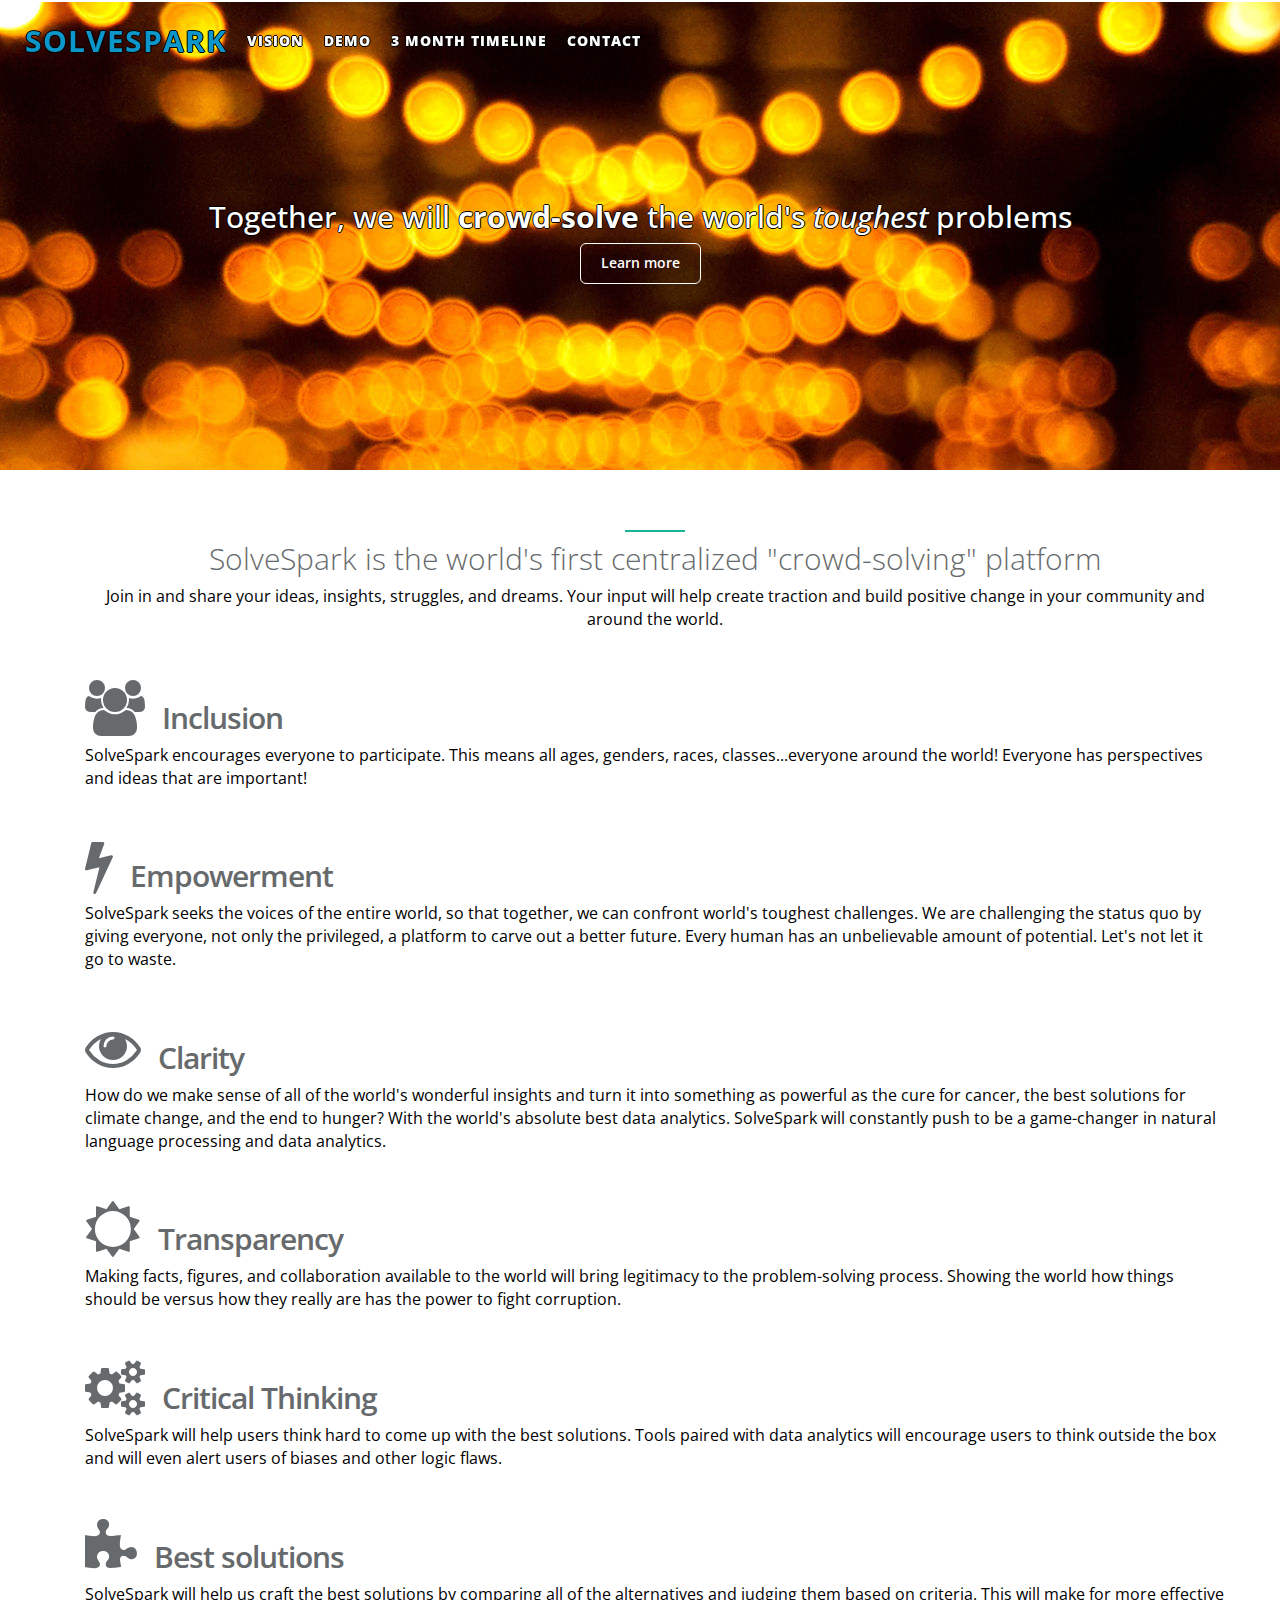
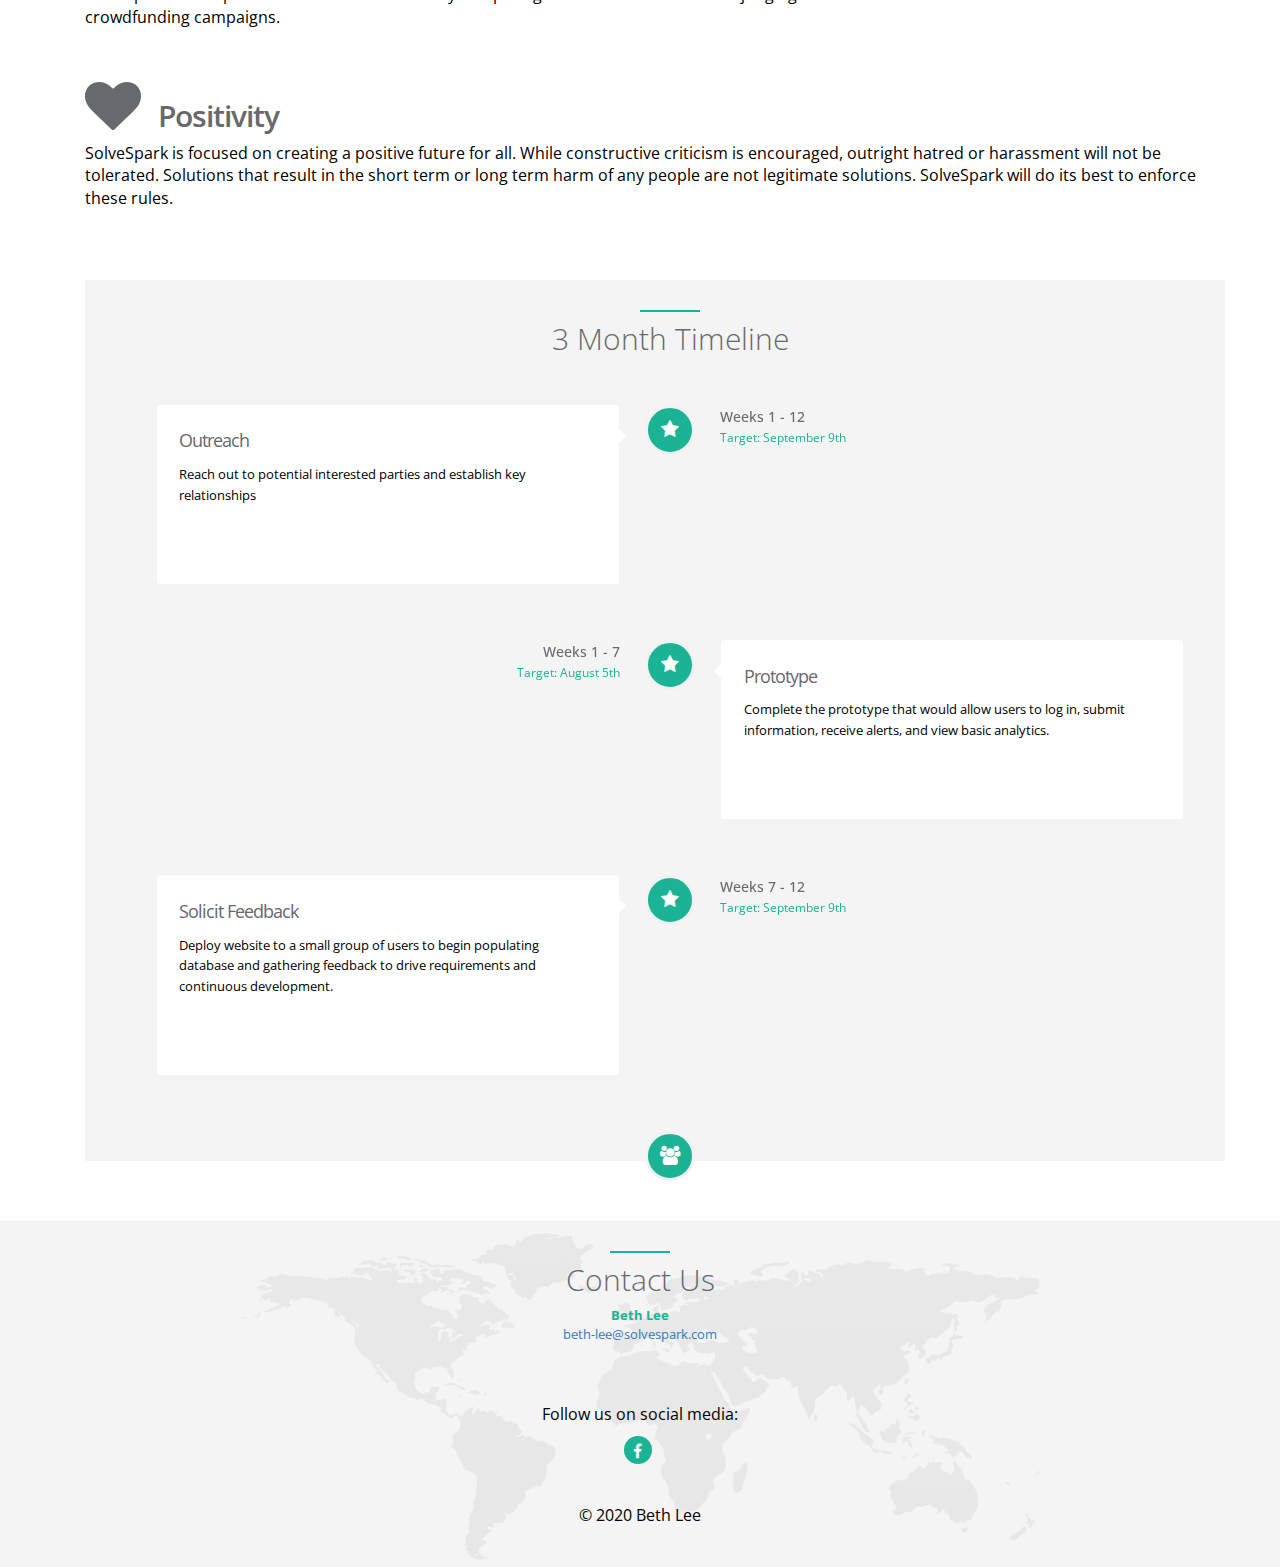
<file: index.html>
<!DOCTYPE html>
    <html lang="en">
    <head>
        <meta charset="utf-8">
        <meta http-equiv="X-UA-Compatible" content="IE=edge">
        <meta name="viewport" content="width=device-width, initial-scale=1">
        <meta name="description" content="">
        <meta name="author" content="">
        <!-- Add Your favicon here -->
        <!--<link rel="icon" href="img/favicon.ico">-->


        <title>SolveSpark - Let's crowd-solve it together!</title>

        <!-- Bootstrap core CSS -->
        <link href="css/bootstrap.min.css" rel="stylesheet">

        <!-- Animation CSS -->
        <link href="css/animate.min.css" rel="stylesheet">

        <link href="font-awesome/css/font-awesome.min.css" rel="stylesheet">

        <!-- Custom styles for this template -->
        <link href="css/style.css" rel="stylesheet">
<!--	<link href="css/style3.css" rel="stylesheet"> -->

    <script>
      (function(i,s,o,g,r,a,m){i['GoogleAnalyticsObject']=r;i[r]=i[r]||function(){
      (i[r].q=i[r].q||[]).push(arguments)},i[r].l=1*new Date();a=s.createElement(o),
      m=s.getElementsByTagName(o)[0];a.async=1;a.src=g;m.parentNode.insertBefore(a,m)
      })(window,document,'script','//www.google-analytics.com/analytics.js','ga');

      ga('create', 'UA-69947100-1', 'auto');
      ga('send', 'pageview');

    </script>

<!-- start Mixpanel -->
<script type="text/javascript">(function(e,a){if(!a.__SV){var b=window;try{var c,l,i,j=b.location,g=j.hash;c=function(a,b){return(l=a.match(RegExp(b+"=([^&]*)")))?l[1]:null};g&&c(g,"state")&&(i=JSON.parse(decodeURIComponent(c(g,"state"))),"mpeditor"===i.action&&(b.sessionStorage.setItem("_mpcehash",g),history.replaceState(i.desiredHash||"",e.title,j.pathname+j.search)))}catch(m){}var k,h;window.mixpanel=a;a._i=[];a.init=function(b,c,f){function e(b,a){var c=a.split(".");2==c.length&&(b=b[c[0]],a=c[1]);b[a]=function(){b.push([a].concat(Array.prototype.slice.call(arguments,
0)))}}var d=a;"undefined"!==typeof f?d=a[f]=[]:f="mixpanel";d.people=d.people||[];d.toString=function(b){var a="mixpanel";"mixpanel"!==f&&(a+="."+f);b||(a+=" (stub)");return a};d.people.toString=function(){return d.toString(1)+".people (stub)"};k="disable time_event track track_pageview track_links track_forms register register_once alias unregister identify name_tag set_config reset people.set people.set_once people.increment people.append people.union people.track_charge people.clear_charges people.delete_user".split(" ");
for(h=0;h<k.length;h++)e(d,k[h]);a._i.push([b,c,f])};a.__SV=1.2;b=e.createElement("script");b.type="text/javascript";b.async=!0;b.src="undefined"!==typeof MIXPANEL_CUSTOM_LIB_URL?MIXPANEL_CUSTOM_LIB_URL:"file:"===e.location.protocol&&"//cdn.mxpnl.com/libs/mixpanel-2-latest.min.js".match(/^\/\//)?"https://cdn.mxpnl.com/libs/mixpanel-2-latest.min.js":"//cdn.mxpnl.com/libs/mixpanel-2-latest.min.js";c=e.getElementsByTagName("script")[0];c.parentNode.insertBefore(b,c)}})(document,window.mixpanel||[]);
mixpanel.init("0cde89a4e40858e69b40bfdc9bf6a020");</script>
<!-- end Mixpanel -->


    </head>
    <body id="page-top">
        <nav class="navbar navbar-default navbar-fixed-top" role="navigation">
        <div class="navbar navbar-default navbar-fixed-top">
          <div class="container-fluid">
           <div class="navbar-header">
            <div class="navbar-collapse collapse" id="navbar-main">
              <ul class="nav navbar-nav">
                <li><a class="page-scroll" href="http://www.solvespark.com" style="color:#0d96c9;font:arial;font-weight:bold;font-size:30px;">SOLVESPARK</a></li>
                <li><a class="page-scroll" href="about.html">Vision</a></li>
                <li><a class="page-scroll" href="demo.html">Demo</a></li>
                <li><a class="page-scroll" href="#timeline">3 Month Timeline</a></li>
                <li><a class="page-scroll" href="#contact">Contact</a></li>
              </ul>
            </div>
          </div>
        </div>
    </div>
        </nav>

<script type="text/javascript">
    mixpanel.track_links("#page-top a", "click nav link", {
        "referrer": document.referrer
    });
</script>




    <div id="inSlider" class="carousel carousel-fade" data-ride="carousel">
        <div class="carousel-inner" role="listbox">
            <div class="item active">
                <div class="container">
                    <div class="carousel-caption blank">
                        <h2>Together, we will <b>crowd-solve</b> the world's <i>toughest</i> problems</h2>

                        <p><a class="btn btn-lg btn-primary" href="#about" role="button">Learn more</a></p>
                    </div>
                </div>
                <!-- Set background for slide in css -->
                <div class="header-back two"></div>
            </div>
        </div>
    </div>

<section id="about" class="container services">
    <div class="container">
            <div class="row">
                <div class="col-lg-12 text-center">
                  <div class="navy-line"></div> 
                    <h1>SolveSpark is the world's first centralized "crowd-solving" platform</h1>
                    <p>Join in and share your ideas, insights, struggles, and dreams.  Your input will help create traction and build positive change in your community and around the world. </p>
                </div>
            </div>
            <div class="row">
                <!--<div class="col-lg-5 features-text">-->
                <div class="col-lg-12 features-text">
                    <i class="fa fa-users big-icon pull-left"></i>
                    <h2>Inclusion</h2>
                    <p>SolveSpark encourages everyone to participate.  This means all ages, genders, races, classes...everyone around the world!  Everyone has perspectives and ideas that are important!</p>
                </div>
                <!--<div class="col-lg-5 col-lg-offset-1 features-text">-->
                <div class="col-lg-12 features-text">
                    <i class="fa fa-bolt big-icon pull-left"></i>
                    <h2>Empowerment</h2>
                    <p>SolveSpark seeks the voices of the entire world, so that together, we can confront world's toughest challenges.  We are challenging the status quo by giving everyone, not only the privileged, a platform to carve out a better future.  Every human has an unbelievable amount of potential.  Let's not let it go to waste.</p>
                </div>
                <!--<div class="col-lg-5 features-text">-->
                <div class="col-lg-12 features-text">
                    <i class="fa fa-eye big-icon pull-left"></i>
                    <h2>Clarity</h2>
                    <p>How do we make sense of all of the world's wonderful insights and turn it into something as powerful as the cure for cancer, the best solutions for climate change, and the end to hunger?  With the world's absolute best data analytics.  SolveSpark will constantly push to be a game-changer in natural language processing and data analytics.</p>
                </div>
            </div>
            <div class="row">
                <!--<div class="col-lg-5 col-lg-offset-1 features-text">-->
                <div class="col-lg-12 features-text">
                    <i class="fa fa-sun-o big-icon pull-left"></i>
                    <h2>Transparency</h2>
                    <p>Making facts, figures, and collaboration available to the world will bring legitimacy to the problem-solving process.  Showing the world how things should be versus how they really are has the power to fight corruption.</p>
                </div>
               <!-- <div class="col-lg-5 features-text">-->
                <div class="col-lg-12 features-text">
                    <i class="fa fa-cogs big-icon pull-left"></i>
                    <h2>Critical Thinking</h2>
                    <p>SolveSpark will help users think hard to come up with the best solutions.  Tools paired with data analytics will encourage users to think outside the box and will even alert users of biases and other logic flaws.</p>
                </div>
                <!--<div class="col-lg-5 features-text">-->
                <div class="col-lg-12 features-text">
                    <i class="fa fa-puzzle-piece big-icon pull-left"></i>
                    <h2>Best solutions</h2>
                    <p>SolveSpark will help us craft the best solutions by comparing all of the alternatives and judging them based on criteria.  This will make for more effective crowdfunding campaigns.</p>
                </div>
                <!--<div class="col-lg-5 features-text">-->
                <div class="col-lg-12 features-text">
                    <i class="fa fa-heart big-icon pull-left"></i>
                    <h2>Positivity</h2>
                    <p>SolveSpark is focused on creating a positive future for all.  While constructive criticism is encouraged, outright hatred or harassment will not be tolerated.  Solutions that result in the short term or long term harm of any people are not legitimate solutions.  SolveSpark will do its best to enforce these rules.</p>
                </div>
            </div>
        </divk
</section>

<section id="timeline" class="timeline gray-section">
    <div class="container">
        <div class="row">
            <div class="col-lg-12 text-center">
                <div class="navy-line"></div>
                <h1>3 Month Timeline</h1>
                <p></p>
            </div>
        </div>
        <div class="row features-block">
        <div class="col-lg-12">
            <div id="vertical timeline" class="vertical-container light-timeline center-orientation">
                   <div class="vertical-timeline-block">
                        <div class="vertical-timeline-icon navy-bg">
                            <i class="fa fa-star"></i>
                        </div>

                        <div class="vertical-timeline-content">
                          <h2>Outreach</h2>
                            <p>Reach out to potential interested parties and establish key relationships</p>
                            <a href="#" class="btn btn-xs btn-primary"> More info</a>
                            <span class="vertical-date">Weeks 1 - 12 <br/> <small>Target: September 9th</small> </span>
                        </div>
                    </div>


                    <div class="vertical-timeline-block">
                        <div class="vertical-timeline-icon navy-bg">
                            <i class="fa fa-star"></i>
                        </div>

                        <div class="vertical-timeline-content">
                            <h2>Prototype</h2>
                            <p>Complete the prototype that would allow users to log in, submit information, receive alerts, and view basic analytics.
                            </p>
                            <a href="#" class="btn btn-xs btn-primary"> More info</a>
                            <span class="vertical-date"> Weeks 1 - 7<br/> <small>Target: August 5th</small> </span>
                        </div>
                    </div>
                    <div class="vertical-timeline-block">
                        <div class="vertical-timeline-icon navy-bg">
                            <i class="fa fa-star"></i>
                        </div>
                        <div class="vertical-timeline-content">
                            <h2>Solicit Feedback</h2>
                            <p>Deploy website to a small group of users to begin populating database and gathering feedback to drive requirements and continuous development.
                            </p>
                            <a href="#" class="btn btn-xs btn-primary"> More info</a>
                            <span class="vertical-date">Weeks 7 - 12<br/> <small>Target: September 9th</small> </span>
                        </div>
                        </div>
                    
                    <div class="vertical-timeline-block">
                        <div class="vertical-timeline-icon navy-bg">
                            <i class="fa fa-users"></i>
                        </div>

                    </div>

</div>
                </div>
            </div>

        </div>
    </div>

</section>
<section id="contact" class="gray-section contact">
        <div class="container">
            <div class="row m-b-lg">
                <div class="col-lg-12 text-center">
                    <div class="navy-line text-center"></div>
                    <h1>Contact Us</h1>
               
    <!--         <div class="row m-b-lg">
               <div class="col-lg-3 col-lg-offset-3"> -->

                    <address>
                        <strong><span class="navy">Beth Lee</span></strong><br/>
                        <a href="mailto:beth-lee@solvespark.com">beth-lee@solvespark.com</a>
                    </address>

                </div> </div></div>
             <!-- <div class="col-lg-4">
            
            </div> -->
            <div class="row">
                <div class="col-lg-12 text-center">
                    <p class="m-t-sm">
                        Follow us on social media:  
                    </p>
                    <ul class="list-inline social-icon">
                        <li><a href="https://www.facebook.com/solvespark"><i class="fa fa-facebook"></i></a>
                        </li>
                       <!-- <li><a href="#"><i class="fa fa-twitter"></i></a>
                        </li>
                        <li><a href="#"><i class="fa fa-linkedin"></i></a>
                        </li>-->
                    </ul>
                </div>
            </div> 
            <div class="row">
                <div class="col-lg-8 col-lg-offset-2 text-center m-t-lg m-b-lg">
                    <p>&copy; 2020 Beth Lee <br/></p>
                </div>
            </div>

    </section>

    <script src="js/jquery-2.1.1.js"></script>
    <script src="js/pace.min.js"></script>
    <script src="js/bootstrap.min.js"></script>
    <script src="js/classie.js"></script>
    <script src="js/cbpAnimatedHeader.js"></script>
    <script src="js/wow.min.js"></script>
    <script src="js/inspinia.js"></script>
    </body>
    </html>
</file>
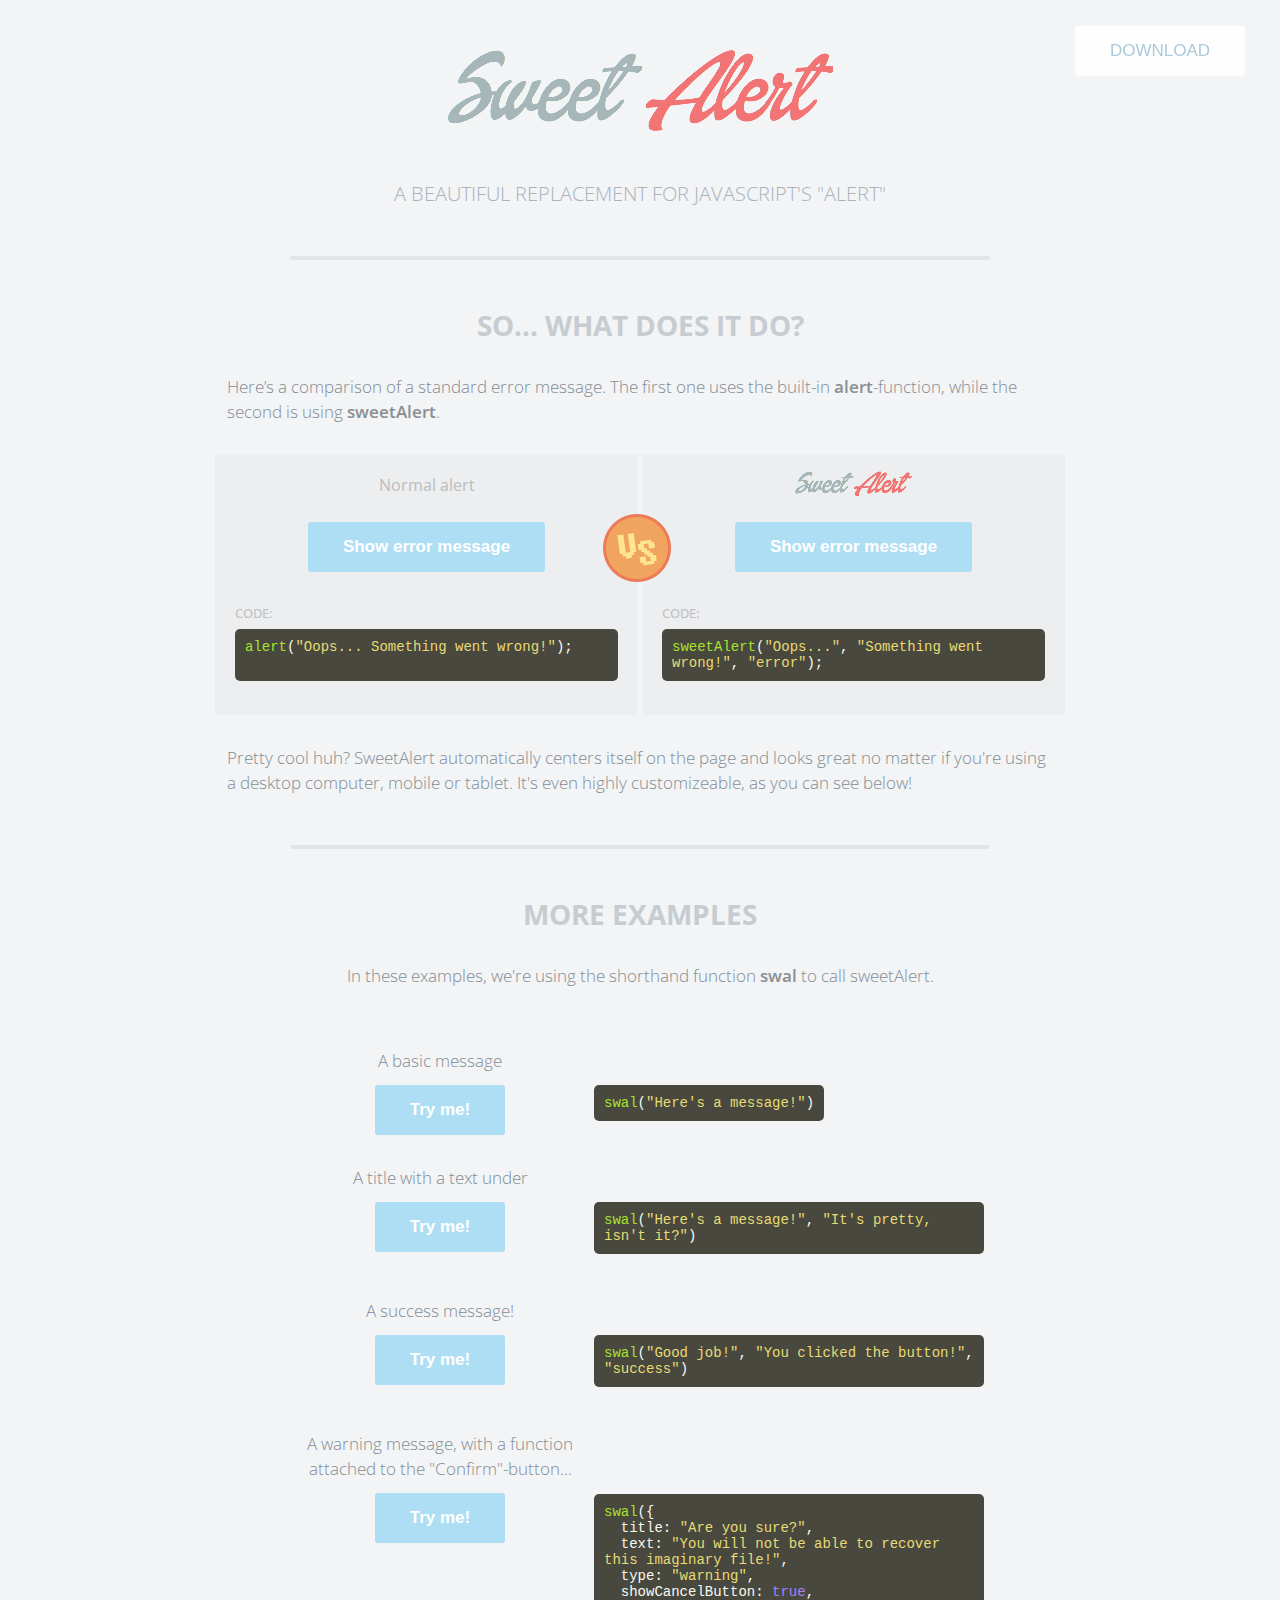
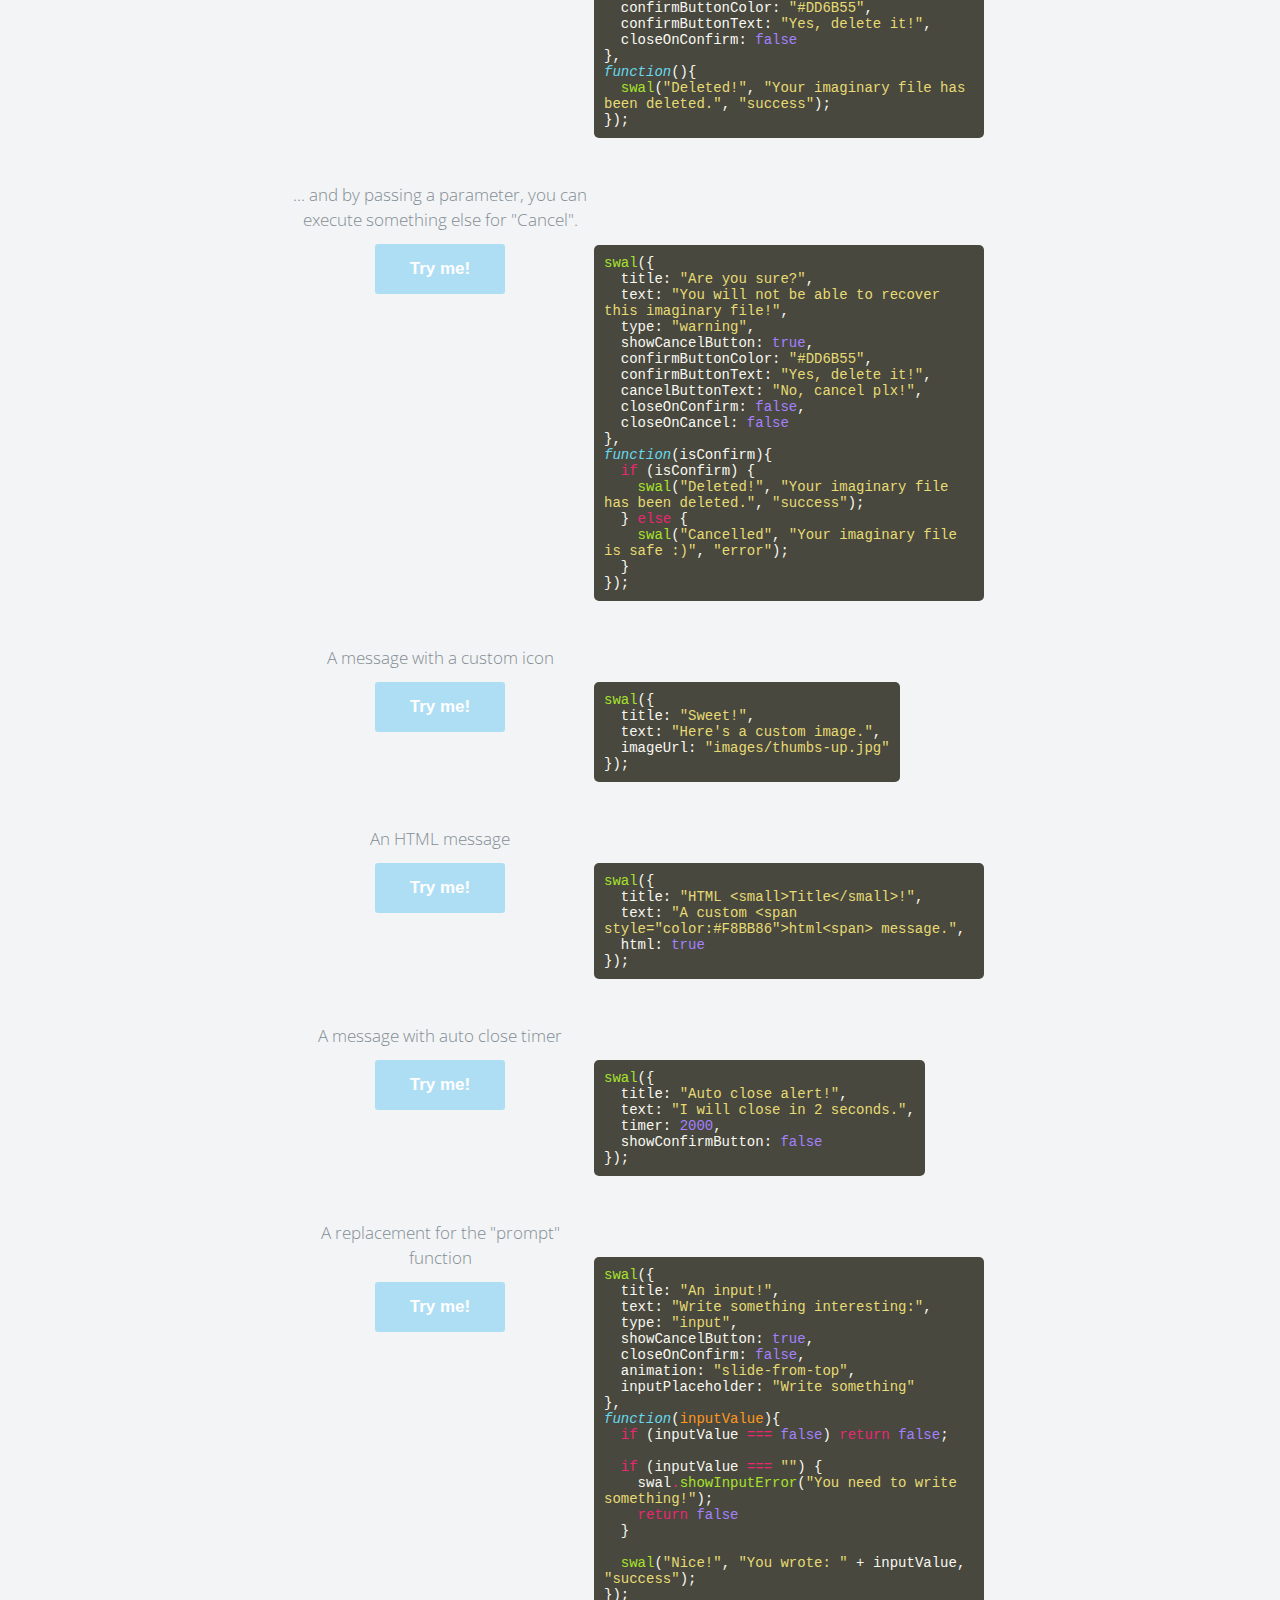
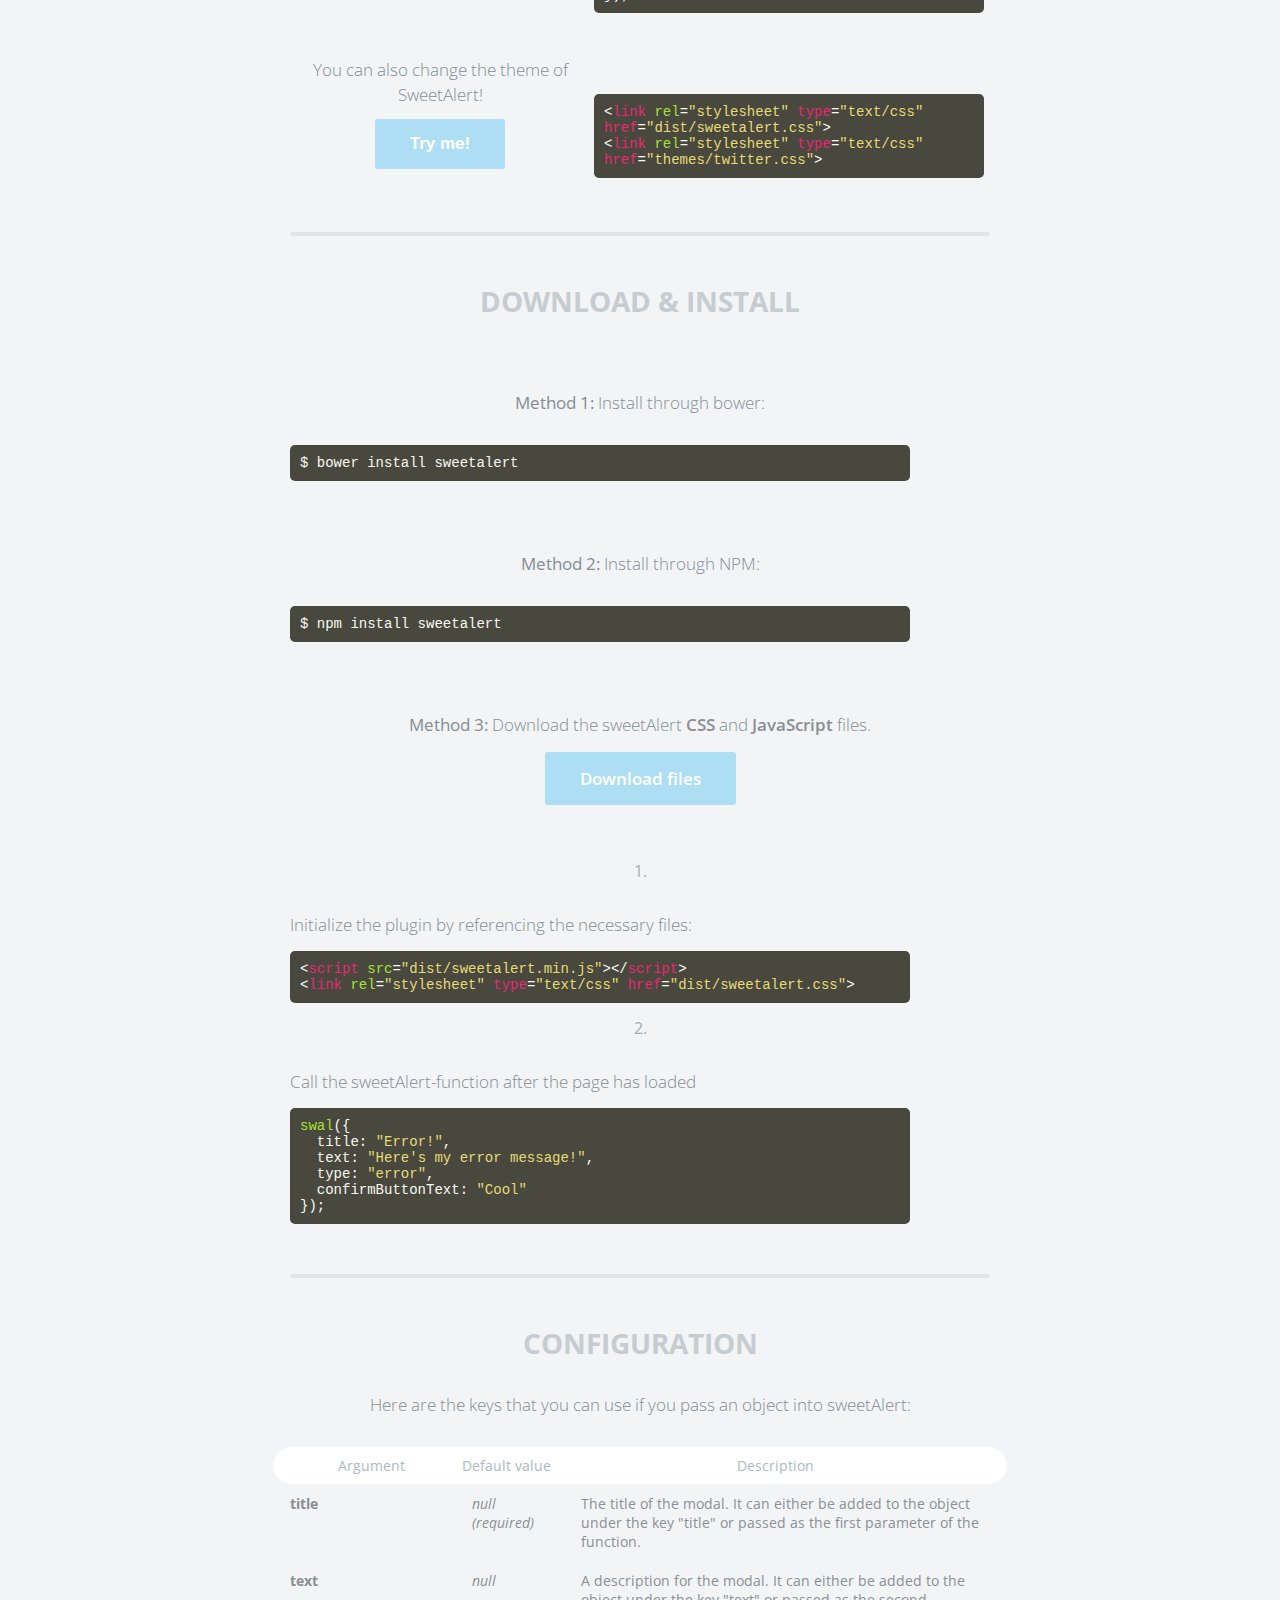
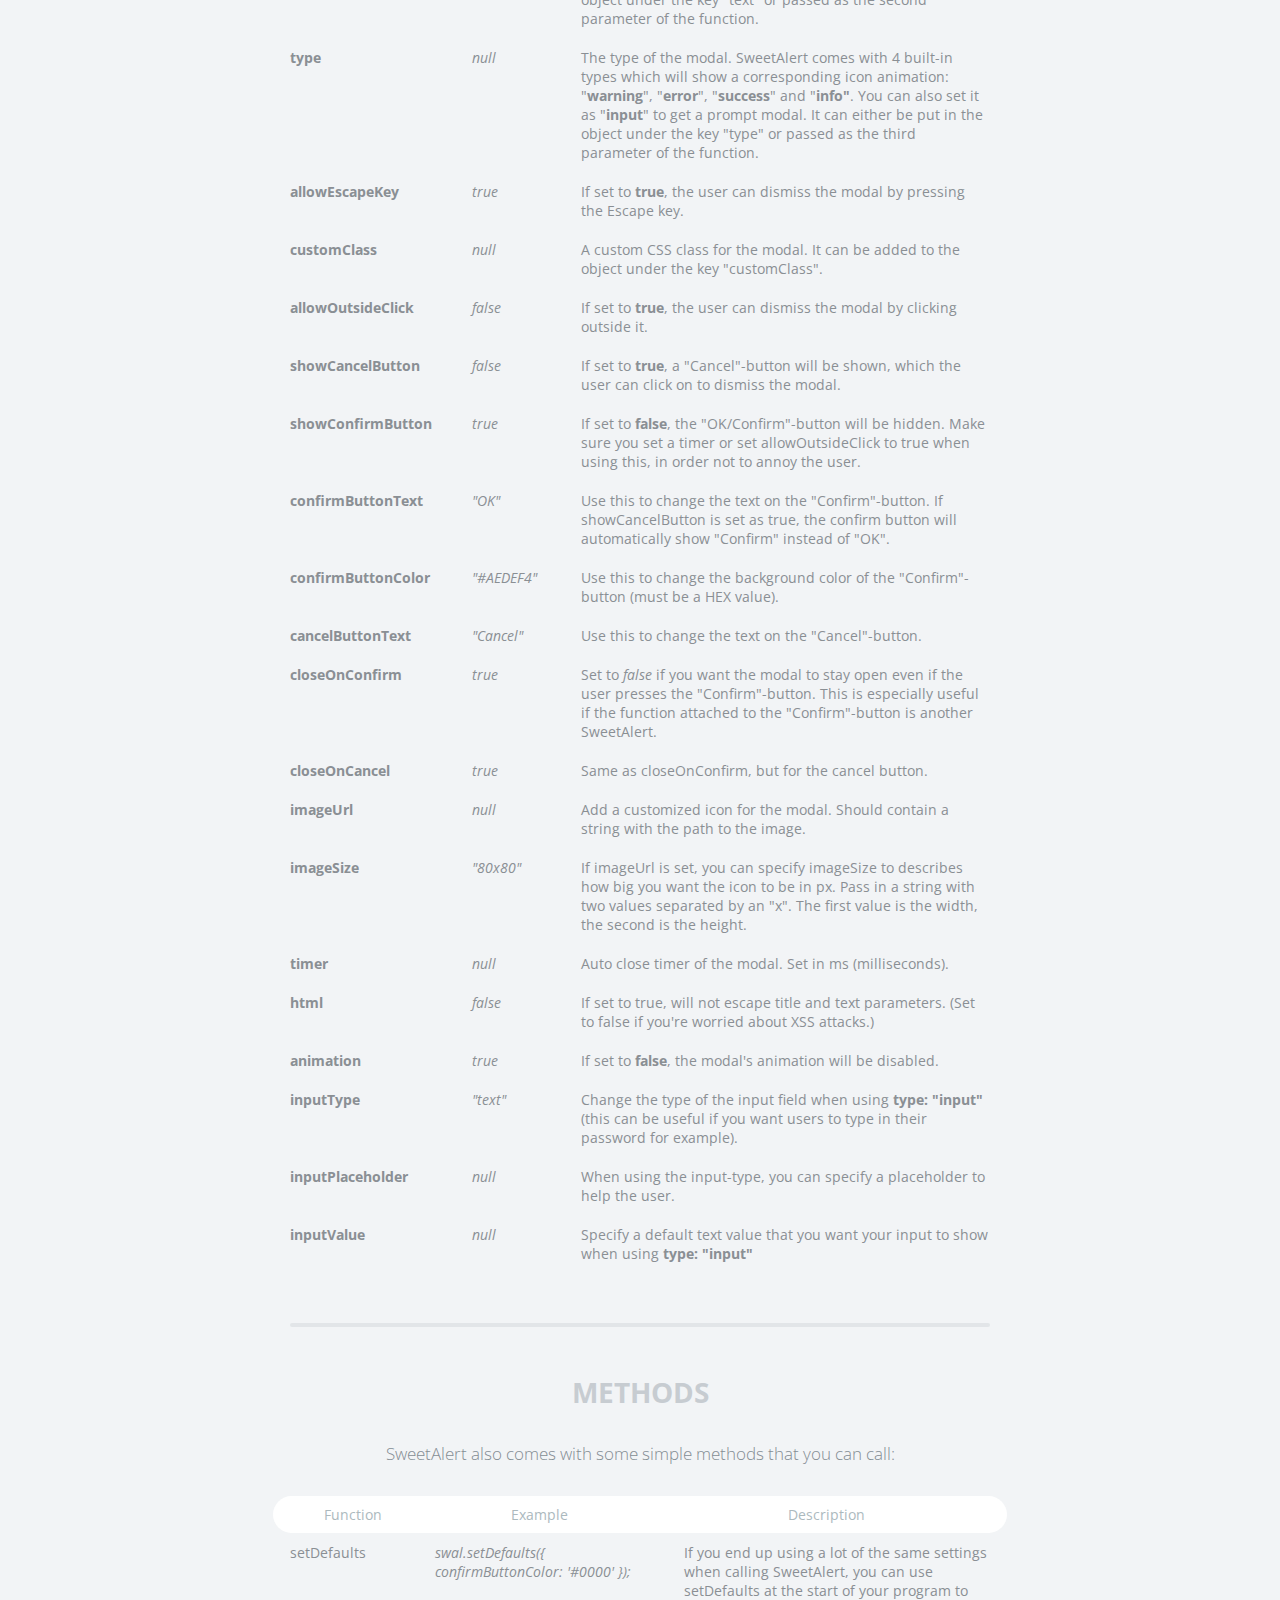
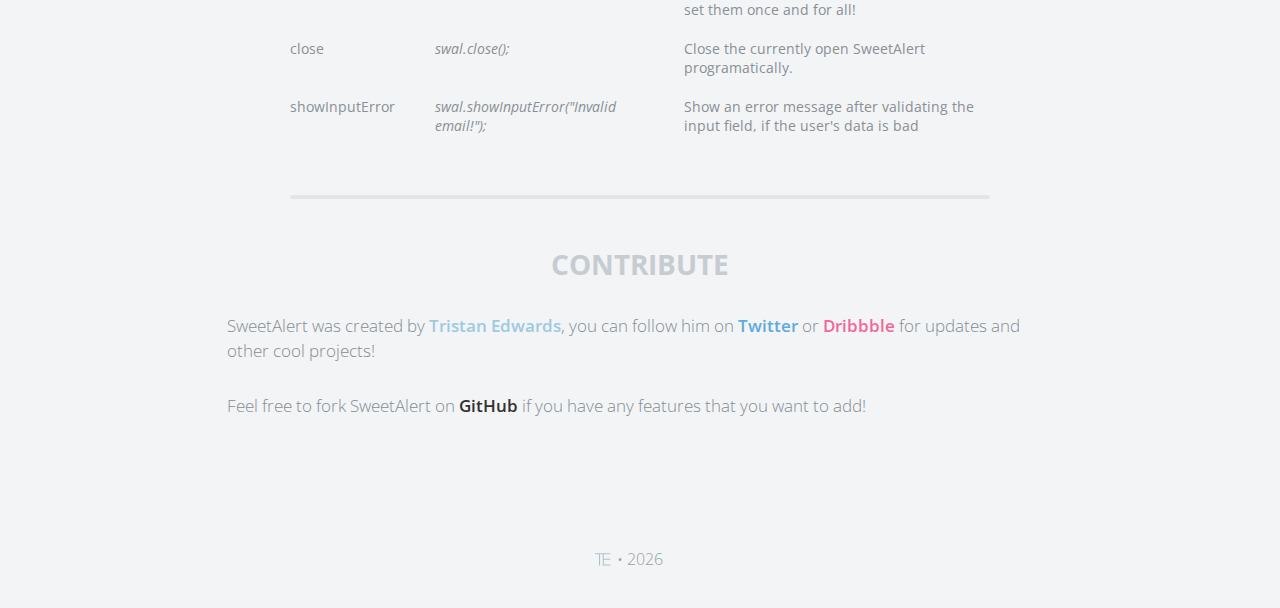
<file: js/sweetalert-1.0.0/index.html>
<!doctype html>

<html>

<head>
  <meta charset="utf-8">
  <meta name="viewport" content="width=device-width, initial-scale=1, maximum-scale=1, user-scalable=0" />
  <title>SweetAlert</title>
  
  <link rel="stylesheet" href="example/example.css">
  <script src="https://code.jquery.com/jquery-2.1.3.min.js"></script>

  <!-- This is what you need -->
  <script src="dist/sweetalert-dev.js"></script>
  <link rel="stylesheet" href="dist/sweetalert.css">
  <!--.......................-->

</head>

<body>

<h1>Sweet Alert</h1>
<h2>A beautiful replacement for JavaScript's "Alert"</h2>
<button class="download">Download</button>

<!-- What does it do? -->
<h3>So... What does it do?</h3>
<p>Here’s a comparison of a standard error message. The first one uses the built-in <strong>alert</strong>-function, while the second is using <strong>sweetAlert</strong>.</p>

<div class="showcase normal">
	<h4>Normal alert</h4>
	<button>Show error message</button>

	<h5>Code:</h5>
	<pre><span class="attr">alert</span>(<span class="str">"Oops... Something went wrong!"</span>);

	</pre>

	<div class="vs-icon"></div>
</div>

<div class="showcase sweet">
	<h4>Sweet Alert</h4>
	<button>Show error message</button>

	<h5>Code:</h5>
	<pre><span class="attr">sweetAlert</span>(<span class="str">"Oops..."</span>, <span class="str">"Something went wrong!"</span>, <span class="str">"error"</span>);</pre>
</div>

<p>Pretty cool huh? SweetAlert automatically centers itself on the page and looks great no matter if you're using a desktop computer, mobile or tablet. It's even highly customizeable, as you can see below!</p>


<!-- Examples -->
<h3>More examples</h3>

<p class="center">In these examples, we're using the shorthand function <strong>swal</strong> to call sweetAlert.</p>

<ul class="examples">

	<li class="message">
		<div class="ui">
			<p>A basic message</p>
			<button>Try me!</button>
		</div>
		<pre><span class="attr">swal</span>(<span class="str">"Here's a message!"</span>)</pre>
	</li>

	<li class="title-text">
		<div class="ui">
			<p>A title with a text under</p>
			<button>Try me!</button>
		</div>
		<pre><span class="attr">swal</span>(<span class="str">"Here's a message!"</span>, <span class="str">"It's pretty, isn't it?"</span>)</pre>
	</li>

	<li class="success">
		<div class="ui">
			<p>A success message!</p>
			<button>Try me!</button>
		</div>
		<pre><span class="attr">swal</span>(<span class="str">"Good job!"</span>, <span class="str">"You clicked the button!"</span>, <span class="str">"success"</span>)</pre>
	</li>

	<li class="warning confirm">
		<div class="ui">
			<p>A warning message, with a function attached to the "Confirm"-button...</p>
			<button>Try me!</button>
		</div>
		<pre><span class="attr">swal</span>({
&nbsp;&nbsp;title: <span class="str">"Are you sure?"</span>,
&nbsp;&nbsp;text: <span class="str">"You will not be able to recover this imaginary file!"</span>,
&nbsp;&nbsp;type: <span class="str">"warning"</span>,
&nbsp;&nbsp;showCancelButton: <span class="val">true</span>,
&nbsp;&nbsp;confirmButtonColor: <span class="str">"#DD6B55"</span>,
&nbsp;&nbsp;confirmButtonText: <span class="str">"Yes, delete it!"</span>,
&nbsp;&nbsp;closeOnConfirm: <span class="val">false</span>
},
<span class="func"><i>function</i></span>(){
&nbsp;&nbsp;<span class="attr">swal</span>(<span class="str">"Deleted!"</span>, <span class="str">"Your imaginary file has been deleted."</span>, <span class="str">"success"</span>);
});</pre>
	</li>

	<li class="warning cancel">
		<div class="ui">
			<p>... and by passing a parameter, you can execute something else for "Cancel".</p>
			<button>Try me!</button>
		</div>
		<pre><span class="attr">swal</span>({
&nbsp;&nbsp;title: <span class="str">"Are you sure?"</span>,
&nbsp;&nbsp;text: <span class="str">"You will not be able to recover this imaginary file!"</span>,
&nbsp;&nbsp;type: <span class="str">"warning"</span>,
&nbsp;&nbsp;showCancelButton: <span class="val">true</span>,
&nbsp;&nbsp;confirmButtonColor: <span class="str">"#DD6B55"</span>,
&nbsp;&nbsp;confirmButtonText: <span class="str">"Yes, delete it!"</span>,
&nbsp;&nbsp;cancelButtonText: <span class="str">"No, cancel plx!"</span>,
&nbsp;&nbsp;closeOnConfirm: <span class="val">false</span>,
&nbsp;&nbsp;closeOnCancel: <span class="val">false</span>
},
<span class="func"><i>function</i></span>(isConfirm){
&nbsp;&nbsp;<span class="tag">if</span> (isConfirm) {
&nbsp;&nbsp;&nbsp;&nbsp;<span class="attr">swal</span>(<span class="str">"Deleted!"</span>, <span class="str">"Your imaginary file has been deleted."</span>, <span class="str">"success"</span>);
&nbsp;&nbsp;} <span class="tag">else</span> {
	&nbsp;&nbsp;&nbsp;&nbsp;<span class="attr">swal</span>(<span class="str">"Cancelled"</span>, <span class="str">"Your imaginary file is safe :)"</span>, <span class="str">"error"</span>);
&nbsp;&nbsp;}
});</pre>
	</li>

	<li class="custom-icon">
		<div class="ui">
			<p>A message with a custom icon</p>
			<button>Try me!</button>
		</div>
		<pre><span class="attr">swal</span>({
&nbsp;&nbsp;title: <span class="str">"Sweet!"</span>,
&nbsp;&nbsp;text: <span class="str">"Here's a custom image."</span>,
&nbsp;&nbsp;imageUrl: <span class="str">"images/thumbs-up.jpg"</span>
});</pre>
	</li>

	<li class="message-html">
		<div class="ui">
			<p>An HTML message</p>
			<button>Try me!</button>
		</div>
		<pre><span class="attr">swal</span>({
&nbsp;&nbsp;title: <span class="str">"HTML &lt;small&gt;Title&lt;/small&gt;!"</span>,
&nbsp;&nbsp;text: <span class="str">"A custom &lt;span style="color:#F8BB86"&gt;html&lt;span&gt; message."</span>,
&nbsp;&nbsp;html: <span class="val">true</span>
});</pre>
	</li>

	<li class="timer">
		<div class="ui">
			<p>A message with auto close timer</p>
			<button>Try me!</button>
		</div>
		<pre><span class="attr">swal</span>({
&nbsp;&nbsp;title: <span class="str">"Auto close alert!"</span>,
&nbsp;&nbsp;text: <span class="str">"I will close in 2 seconds."</span>,
&nbsp;&nbsp;timer: <span class="val">2000</span>,
&nbsp;&nbsp;showConfirmButton: <span class="val">false</span>
});</pre>
	</li>


	<li class="input">
		<div class="ui">
			<p>A replacement for the "prompt" function</p>
			<button>Try me!</button>
		</div>
		<pre><span class="attr">swal</span>({
&nbsp;&nbsp;title: <span class="str">"An input!"</span>,
&nbsp;&nbsp;text: <span class="str">"Write something interesting:"</span>,
&nbsp;&nbsp;type: <span class="str">"input"</span>,
&nbsp;&nbsp;showCancelButton: <span class="val">true</span>,
&nbsp;&nbsp;closeOnConfirm: <span class="val">false</span>,
&nbsp;&nbsp;animation: <span class="str">"slide-from-top"</span>,
&nbsp;&nbsp;inputPlaceholder: <span class="str">"Write something"</span>
},
<span class="func"><i>function</i></span>(<span class="arg">inputValue</span>){
&nbsp;&nbsp;<span class="tag">if</span> (inputValue <span class="tag">===</span> <span class="val">false</span>) <span class="tag">return</span> <span class="val">false</span>;
&nbsp;&nbsp;
&nbsp;&nbsp;<span class="tag">if</span> (inputValue <span class="tag">===</span> <span class="str">""</span>) {
&nbsp;&nbsp;&nbsp;&nbsp;swal<span class="tag">.</span><span class="attr">showInputError</span>(<span class="str">"You need to write something!"</span>);
&nbsp;&nbsp;&nbsp;&nbsp;<span class="tag">return</span> <span class="val">false</span>
&nbsp;&nbsp;}
&nbsp;&nbsp;
&nbsp;&nbsp;<span class="attr">swal</span>(<span class="str">"Nice!"</span>, <span class="str">"You wrote: "</span> + inputValue, <span class="str">"success"</span>);
});</pre>
	</li>

	<li class="theme">
		<div class="ui">
			<p>You can also change the theme of SweetAlert!</p>
			<button>Try me!</button>
		</div>
		<pre>&lt;<span class="tag">link</span> <span class="attr">rel</span>=<span class="str">"stylesheet"</span> <span class="tag">type</span>=<span class="str">"text/css"</span> <span class="tag">href</span>=<span class="str">"dist/sweetalert.css"</span>&gt;
			&lt;<span class="tag">link</span> <span class="attr">rel</span>=<span class="str">"stylesheet"</span> <span class="tag">type</span>=<span class="str">"text/css"</span> <span class="tag">href</span>=<span class="str">"themes/twitter.css"</span>&gt;</pre>
	</li>

</ul>


<!-- Download & Install -->
<h3 id="download-section">Download & install</h3>

<div class="center-container">
	<p class="center"><b>Method 1:</b> Install through bower:</p>
	<pre class="center">$ bower install sweetalert</pre>
</div>

<div class="center-container">
	<p class="center"><b>Method 2:</b> Install through NPM:</p>
	<pre class="center">$ npm install sweetalert</pre>
</div>

<p class="center"><b>Method 3:</b> Download the sweetAlert <strong>CSS</strong> and <strong>JavaScript</strong> files.</p>

<a class="button" href="https://github.com/t4t5/sweetalert/archive/master.zip" download>Download files</a>

<ol>
	<li>
		<p>Initialize the plugin by referencing the necessary files:</p>
		<pre>&lt;<span class="tag">script</span> <span class="attr">src</span>=<span class="str">"dist/sweetalert.min.js"</span>&gt;&lt;/<span class="tag">script</span>&gt;
&lt;<span class="tag">link</span> <span class="attr">rel</span>=<span class="str">"stylesheet"</span> <span class="tag">type</span>=<span class="str">"text/css"</span> <span class="tag">href</span>=<span class="str">"dist/sweetalert.css"</span>&gt;</pre>
	</li>

	<li>
		<p>Call the sweetAlert-function after the page has loaded</p>
		<pre><span class="attr">swal</span>({
&nbsp;&nbsp;title: <span class="str">"Error!"</span>,
&nbsp;&nbsp;text: <span class="str">"Here's my error message!"</span>,
&nbsp;&nbsp;type: <span class="str">"error"</span>,
&nbsp;&nbsp;confirmButtonText: <span class="str">"Cool"</span>
});
</pre>
	</li>
</ol>



<!-- Configuration -->
<h3>Configuration</h3>

<p class="center">Here are the keys that you can use if you pass an object into sweetAlert:</p>

<table>
	<tr class="titles">
		<th>
			<div class="border-left"></div>
			Argument
		</th>
		<th>Default value</th>
		<th>
			<div class="border-right"></div>
			Description
		</th>
	</tr>
	<tr>
		<td><b>title</b></td>
		<td><i>null (required)</i></td>
		<td>The title of the modal. It can either be added to the object under the key "title" or passed as the first parameter of the function.</td>
	</tr>
	<tr>
		<td><b>text</b></td>
		<td><i>null</i></td>
		<td>A description for the modal. It can either be added to the object under the key "text" or passed as the second parameter of the function.</td>
	</tr>
	<tr>
		<td><b>type</b></td>
		<td><i>null</i></td>
		<td>The type of the modal. SweetAlert comes with 4 built-in types which will show a corresponding icon animation: "<strong>warning</strong>", "<strong>error</strong>", "<strong>success</strong>" and "<strong>info"</strong>. You can also set it as "<strong>input</strong>" to get a prompt modal. It can either be put in the object under the key "type" or passed as the third parameter of the function.</td>
	</tr>
    <tr>
      <td><b>allowEscapeKey</b></td>
      <td><i>true</i></td>
      <td>If set to <strong>true</strong>, the user can dismiss the modal by pressing the Escape key.</td>
    </tr>
	<tr>
		<td><b>customClass</b></td>
		<td><i>null</i></td>
		<td>A custom CSS class for the modal. It can be added to the object under the key "customClass".</td>
	</tr>
	<tr>
		<td><b>allowOutsideClick</b></td>
		<td><i>false</i></td>
		<td>If set to <strong>true</strong>, the user can dismiss the modal by clicking outside it.</td>
	</tr>
	<tr>
		<td><b>showCancelButton</b></td>
		<td><i>false</i></td>
		<td>If set to <strong>true</strong>, a "Cancel"-button will be shown, which the user can click on to dismiss the modal.</td>
	</tr>
	<tr>
		<td><b>showConfirmButton</b></td>
		<td><i>true</i></td>
		<td>If set to <strong>false</strong>, the "OK/Confirm"-button will be hidden. Make sure you set a timer or set allowOutsideClick to true when using this, in order not to annoy the user.</td>
	</tr>
	<tr>
		<td><b>confirmButtonText</b></td>
		<td><i>"OK"</i></td>
		<td>Use this to change the text on the "Confirm"-button. If showCancelButton is set as true, the confirm button will automatically show "Confirm" instead of "OK".</td>
	</tr>
	<tr>
		<td><b>confirmButtonColor</b></td>
		<td><i>"#AEDEF4"</i></td>
		<td>Use this to change the background color of the "Confirm"-button (must be a HEX value).</td>
	</tr>
	<tr>
		<td><b>cancelButtonText</b></td>
		<td><i>"Cancel"</i></td>
		<td>Use this to change the text on the "Cancel"-button.</td>
	</tr>
	<tr>
		<td><b>closeOnConfirm</b></td>
		<td><i>true</i></td>
		<td>Set to <i>false</i> if you want the modal to stay open even if the user presses the "Confirm"-button. This is especially useful if the function attached to the "Confirm"-button is another SweetAlert.</td>
	</tr>
	<tr>
		<td><b>closeOnCancel</b></td>
		<td><i>true</i></td>
		<td>Same as closeOnConfirm, but for the cancel button.</td>
	</tr>
	<tr>
		<td><b>imageUrl</b></td>
		<td><i>null</i></td>
		<td>Add a customized icon for the modal. Should contain a string with the path to the image.</td>
	</tr>
	<tr>
		<td><b>imageSize</b></td>
		<td><i>"80x80"</i></td>
		<td>If imageUrl is set, you can specify imageSize to describes how big you want the icon to be in px. Pass in a string with two values separated by an "x". The first value is the width, the second is the height.</td>
	</tr>
	<tr>
		<td><b>timer</b></td>
		<td><i>null</i></td>
		<td>Auto close timer of the modal. Set in ms (milliseconds).</td>
	</tr>
	<tr>
		<td><b>html</b></td>
		<td><i>false</i></td>
		<td>If set to true, will not escape title and text parameters. (Set to false if you're worried about XSS attacks.)</td>
	</tr>
	<tr>
		<td><b>animation</b></td>
		<td><i>true</i></td>
		<td>If set to <strong>false</strong>, the modal's animation will be disabled.</td>
	</tr>
	<tr>
		<td><b>inputType</b></td>
		<td><i>"text"</i></td>
		<td>Change the type of the input field when using <strong>type: "input"</strong> (this can be useful if you want users to type in their password for example).</td>
	</tr>
	<tr>
		<td><b>inputPlaceholder</b></td>
		<td><i>null</i></td>
		<td>When using the input-type, you can specify a placeholder to help the user.</td>
	</tr>
	<tr>
		<td><b>inputValue</b></td>
		<td><i>null</i></td>
		<td>Specify a default text value that you want your input to show when using <strong>type: "input"</strong></td>
	</tr>
</table>


<!-- Methods -->
<h3>Methods</h3>

<p class="center">SweetAlert also comes with some simple methods that you can call:</p>

<table>
	<tr class="titles">
		<th>
			<div class="border-left"></div>
			Function
		</th>
		<th>Example</th>
		<th>
			<div class="border-right"></div>
			Description
		</th>
	</tr>
	<tr>
		<td>setDefaults</td>
		<td><i>swal.setDefaults({ confirmButtonColor: '#0000' });</i></td>
		<td>If you end up using a lot of the same settings when calling SweetAlert, you can use setDefaults at the start of your program to set them once and for all!</td>
	</tr>
	<tr>
		<td>close</td>
		<td><i>swal.close();</i></td>
		<td>Close the currently open SweetAlert programatically.</td>
	</tr>
	<tr>
		<td>showInputError</td>
		<td><i>swal.showInputError("Invalid email!");</i></td>
		<td>Show an error message after validating the input field, if the user's data is bad</td>
	</tr>
</table>



<!-- Contribute -->
<h3>Contribute</h3>
<p>SweetAlert was created by <a href="http://tristanedwards.me" target="_blank">Tristan Edwards</a>, you can follow him on <a href="https://twitter.com/t4t5" target="_blank" class="twitter">Twitter</a> or <a href="https://dribbble.com/tristanedwards" target="_blank" class="dribbble">Dribbble</a> for updates and other cool projects!</p>
<p>Feel free to fork SweetAlert on <a href="https://github.com/t4t5/sweetalert" class="github">GitHub</a> if you have any features that you want to add!</p>


<footer>
	<span class="te-logo">TE</span> • <script>document.write(new Date().getFullYear())</script>
</footer>


<script>

document.querySelector('button.download').onclick = function(){
	$("html, body").animate({ scrollTop: $("#download-section").offset().top }, 1000);
};

document.querySelector('.showcase.normal button').onclick = function(){
	alert("Oops... Something went wrong!");
};

document.querySelector('.showcase.sweet button').onclick = function(){
	swal("Oops...", "Something went wrong!", "error");
};

document.querySelector('ul.examples li.message button').onclick = function(){
	swal("Here's a message!");
};

document.querySelector('ul.examples li.timer button').onclick = function(){
	swal({
		title: "Auto close alert!",
		text: "I will close in 2 seconds.",
		timer: 2000,
		showConfirmButton: false
	});
};

document.querySelector('ul.examples li.title-text button').onclick = function(){
	swal("Here's a message!", "It's pretty, isn't it?");
};

document.querySelector('ul.examples li.success button').onclick = function(){
	swal("Good job!", "You clicked the button!", "success");
};

document.querySelector('ul.examples li.warning.confirm button').onclick = function(){
	swal({
		title: "Are you sure?",
		text: "You will not be able to recover this imaginary file!",
		type: "warning",
		showCancelButton: true,
		confirmButtonColor: '#DD6B55',
		confirmButtonText: 'Yes, delete it!',
		closeOnConfirm: false
	},
	function(){
		swal("Deleted!", "Your imaginary file has been deleted!", "success");
	});
};

document.querySelector('ul.examples li.warning.cancel button').onclick = function(){
	swal({
		title: "Are you sure?",
		text: "You will not be able to recover this imaginary file!",
		type: "warning",
		showCancelButton: true,
		confirmButtonColor: '#DD6B55',
		confirmButtonText: 'Yes, delete it!',
		cancelButtonText: "No, cancel plx!",
		closeOnConfirm: false,
		closeOnCancel: false
	},
	function(isConfirm){
    if (isConfirm){
      swal("Deleted!", "Your imaginary file has been deleted!", "success");
    } else {
      swal("Cancelled", "Your imaginary file is safe :)", "error");
    }
	});
};

document.querySelector('ul.examples li.custom-icon button').onclick = function(){
	swal({
		title: "Sweet!",
		text: "Here's a custom image.",
		imageUrl: 'example/images/thumbs-up.jpg'
	});
};

document.querySelector('ul.examples li.message-html button').onclick = function(){
	swal({
		title: "HTML <small>Title</small>!",
		text: 'A custom <span style="color:#F8BB86">html<span> message.',
		html: true
	});
};

document.querySelector('ul.examples li.input button').onclick = function(){
	swal({
		title: "An input!",
		text: 'Write something interesting:',
		type: 'input',
		showCancelButton: true,
		closeOnConfirm: false,
		animation: "slide-from-top",
		inputPlaceholder: "Write something"
	}, 
	function(inputValue){
		if (inputValue === false) return false;

		if (inputValue === "") {
			swal.showInputError("You need to write something!");
			return false;
		}
		
		swal("Nice!", 'You wrote: ' + inputValue, "success");
		
	});
};

document.querySelector('ul.examples li.theme button').onclick = function() {
	swal({
		title: "Themes!",
		text: "Here's the Twitter theme for SweetAlert!",
		confirmButtonText: "Cool!",
		customClass: 'twitter'
	});
};

</script>



</body>

</html>
</file>
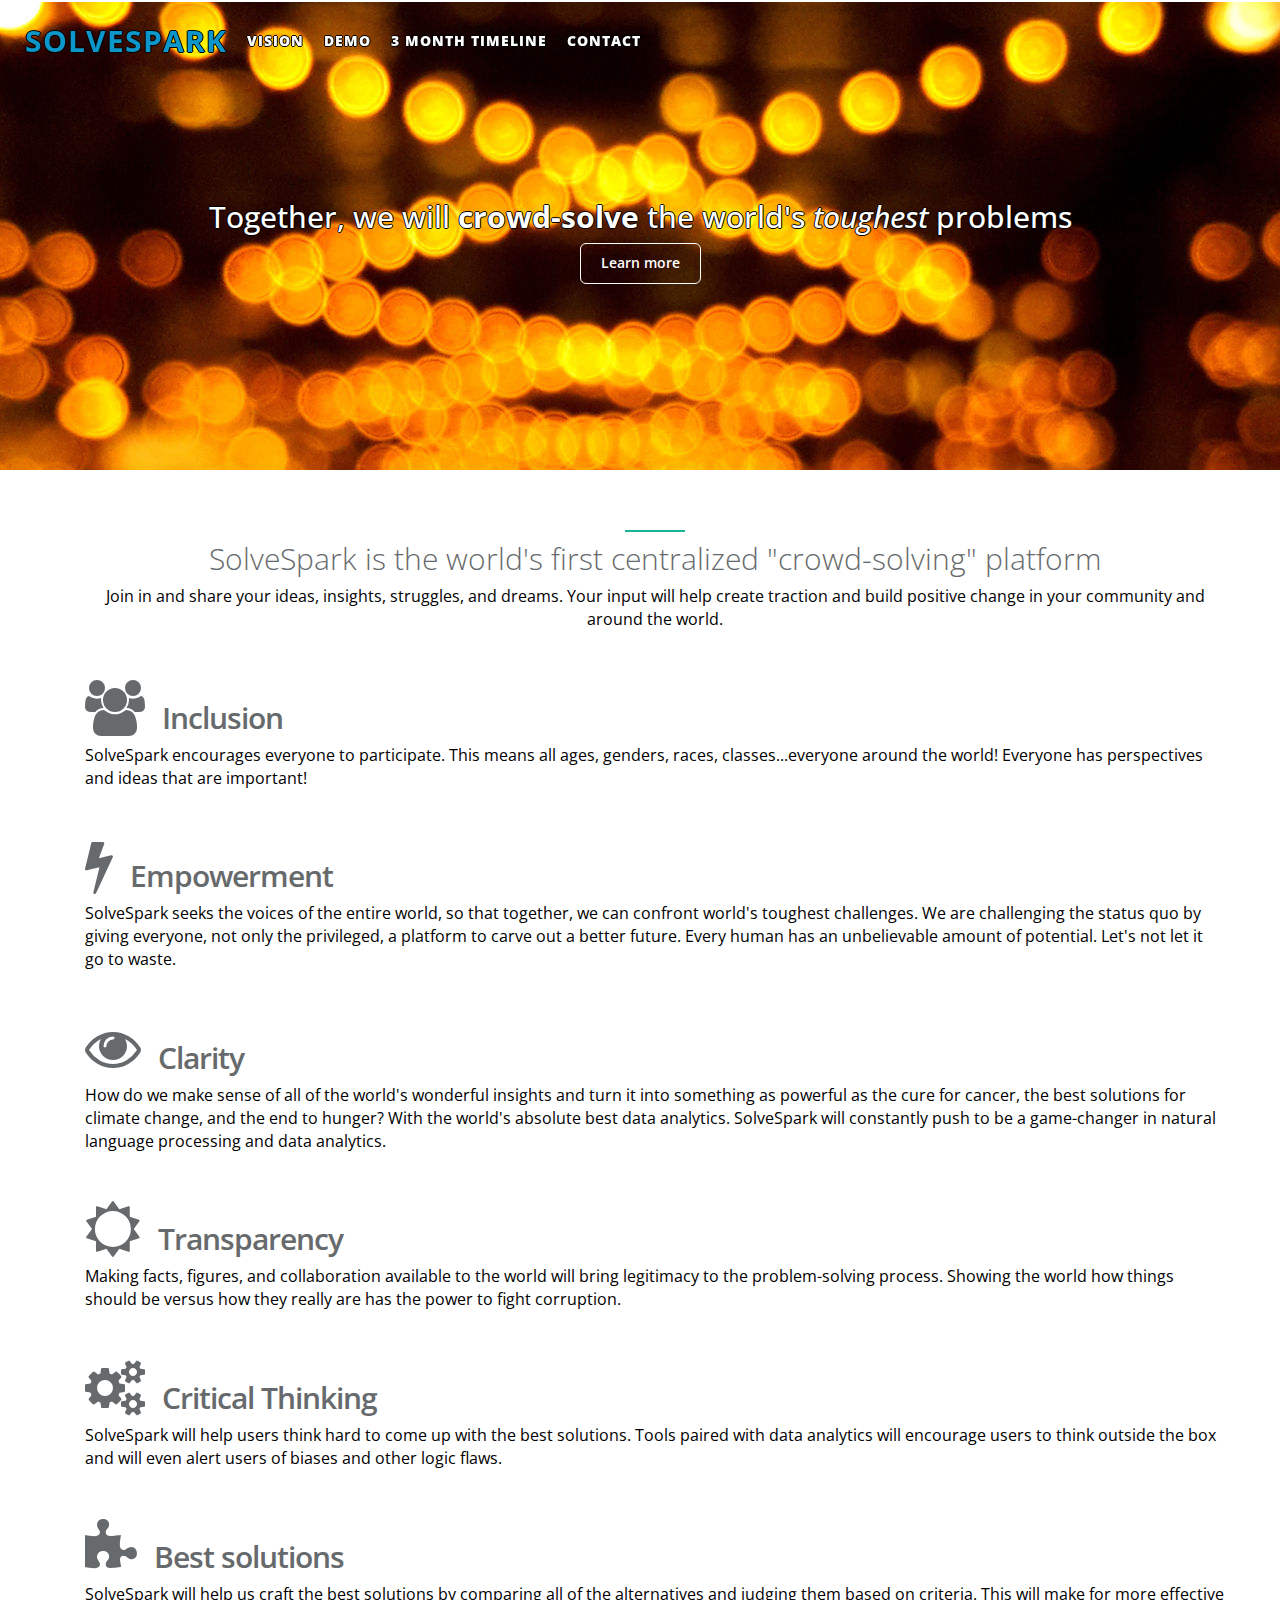
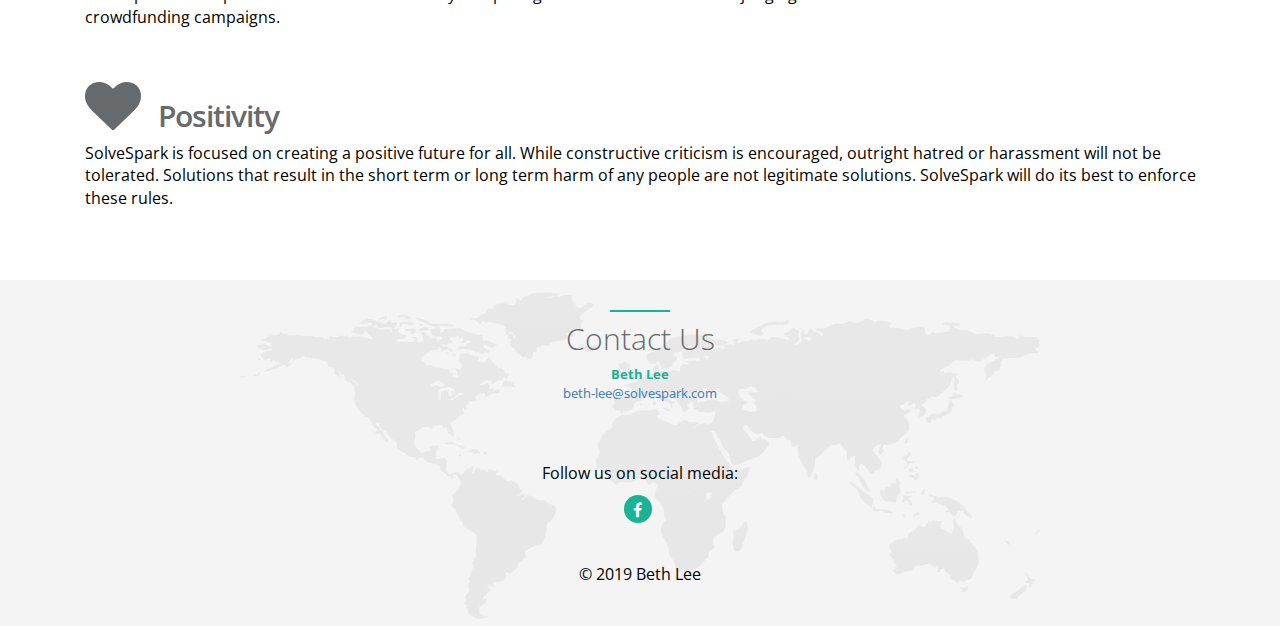
<file: about.html>
<!DOCTYPE html>
    <html lang="en">
    <head>
        <meta charset="utf-8">
        <meta http-equiv="X-UA-Compatible" content="IE=edge">
        <meta name="viewport" content="width=device-width, initial-scale=1">
        <meta name="description" content="">
        <meta name="author" content="">
        <!-- Add Your favicon here -->
        <!--<link rel="icon" href="img/favicon.ico">-->


        <title>SolveSpark - Let's crowd-solve it together!</title>

        <!-- Bootstrap core CSS -->
        <link href="css/bootstrap.min.css" rel="stylesheet">

        <!-- Animation CSS -->
        <link href="css/animate.min.css" rel="stylesheet">

        <link href="font-awesome/css/font-awesome.min.css" rel="stylesheet">

        <!-- Custom styles for this template -->
        <link href="css/style.css" rel="stylesheet">
<!--	<link href="css/style3.css" rel="stylesheet"> -->

    <script>
      (function(i,s,o,g,r,a,m){i['GoogleAnalyticsObject']=r;i[r]=i[r]||function(){
      (i[r].q=i[r].q||[]).push(arguments)},i[r].l=1*new Date();a=s.createElement(o),
      m=s.getElementsByTagName(o)[0];a.async=1;a.src=g;m.parentNode.insertBefore(a,m)
      })(window,document,'script','//www.google-analytics.com/analytics.js','ga');

      ga('create', 'UA-69947100-1', 'auto');
      ga('send', 'pageview');

    </script>

<!-- start Mixpanel -->
<script type="text/javascript">(function(e,a){if(!a.__SV){var b=window;try{var c,l,i,j=b.location,g=j.hash;c=function(a,b){return(l=a.match(RegExp(b+"=([^&]*)")))?l[1]:null};g&&c(g,"state")&&(i=JSON.parse(decodeURIComponent(c(g,"state"))),"mpeditor"===i.action&&(b.sessionStorage.setItem("_mpcehash",g),history.replaceState(i.desiredHash||"",e.title,j.pathname+j.search)))}catch(m){}var k,h;window.mixpanel=a;a._i=[];a.init=function(b,c,f){function e(b,a){var c=a.split(".");2==c.length&&(b=b[c[0]],a=c[1]);b[a]=function(){b.push([a].concat(Array.prototype.slice.call(arguments,
0)))}}var d=a;"undefined"!==typeof f?d=a[f]=[]:f="mixpanel";d.people=d.people||[];d.toString=function(b){var a="mixpanel";"mixpanel"!==f&&(a+="."+f);b||(a+=" (stub)");return a};d.people.toString=function(){return d.toString(1)+".people (stub)"};k="disable time_event track track_pageview track_links track_forms register register_once alias unregister identify name_tag set_config reset people.set people.set_once people.increment people.append people.union people.track_charge people.clear_charges people.delete_user".split(" ");
for(h=0;h<k.length;h++)e(d,k[h]);a._i.push([b,c,f])};a.__SV=1.2;b=e.createElement("script");b.type="text/javascript";b.async=!0;b.src="undefined"!==typeof MIXPANEL_CUSTOM_LIB_URL?MIXPANEL_CUSTOM_LIB_URL:"file:"===e.location.protocol&&"//cdn.mxpnl.com/libs/mixpanel-2-latest.min.js".match(/^\/\//)?"https://cdn.mxpnl.com/libs/mixpanel-2-latest.min.js":"//cdn.mxpnl.com/libs/mixpanel-2-latest.min.js";c=e.getElementsByTagName("script")[0];c.parentNode.insertBefore(b,c)}})(document,window.mixpanel||[]);
mixpanel.init("0cde89a4e40858e69b40bfdc9bf6a020");</script>
<!-- end Mixpanel -->


    </head>
    <body id="page-top">
        <nav class="navbar navbar-default navbar-fixed-top" role="navigation">
        <div class="navbar navbar-default navbar-fixed-top">
          <div class="container-fluid">
           <div class="navbar-header">
            <div class="navbar-collapse collapse" id="navbar-main">
              <ul class="nav navbar-nav">
                <li><a class="page-scroll" href="http://www.solvespark.com" style="color:#0d96c9;font:arial;font-weight:bold;font-size:30px;">SOLVESPARK</a></li>
                <li><a class="page-scroll" href="about.html">Vision</a></li>
                <li><a class="page-scroll" href="demo.html">Demo</a></li>
                <li><a class="page-scroll" href="#timeline">3 Month Timeline</a></li>
                <li><a class="page-scroll" href="#contact">Contact</a></li>
              </ul>
            </div>
          </div>
        </div>
    </div>
        </nav>

<script type="text/javascript">
    mixpanel.track_links("#page-top a", "click nav link", {
        "referrer": document.referrer
    });
</script>




    <div id="inSlider" class="carousel carousel-fade" data-ride="carousel">
        <div class="carousel-inner" role="listbox">
            <div class="item active">
                <div class="container">
                    <div class="carousel-caption blank">
                        <h2>Together, we will <b>crowd-solve</b> the world's <i>toughest</i> problems</h2>

                        <p><a class="btn btn-lg btn-primary" href="#about" role="button">Learn more</a></p>
                    </div>
                </div>
                <!-- Set background for slide in css -->
                <div class="header-back two"></div>
            </div>
        </div>
    </div>

<section id="about" class="container services">
    <div class="container">
            <div class="row">
                <div class="col-lg-12 text-center">
                  <div class="navy-line"></div> 
                    <h1>SolveSpark is the world's first centralized "crowd-solving" platform</h1>
                    <p>Join in and share your ideas, insights, struggles, and dreams.  Your input will help create traction and build positive change in your community and around the world. </p>
                </div>
            </div>
            <div class="row">
                <!--<div class="col-lg-5 features-text">-->
                <div class="col-lg-12 features-text">
                    <i class="fa fa-users big-icon pull-left"></i>
                    <h2>Inclusion</h2>
                    <p>SolveSpark encourages everyone to participate.  This means all ages, genders, races, classes...everyone around the world!  Everyone has perspectives and ideas that are important!</p>
                </div>
                <!--<div class="col-lg-5 col-lg-offset-1 features-text">-->
                <div class="col-lg-12 features-text">
                    <i class="fa fa-bolt big-icon pull-left"></i>
                    <h2>Empowerment</h2>
                    <p>SolveSpark seeks the voices of the entire world, so that together, we can confront world's toughest challenges.  We are challenging the status quo by giving everyone, not only the privileged, a platform to carve out a better future.  Every human has an unbelievable amount of potential.  Let's not let it go to waste.</p>
                </div>
                <!--<div class="col-lg-5 features-text">-->
                <div class="col-lg-12 features-text">
                    <i class="fa fa-eye big-icon pull-left"></i>
                    <h2>Clarity</h2>
                    <p>How do we make sense of all of the world's wonderful insights and turn it into something as powerful as the cure for cancer, the best solutions for climate change, and the end to hunger?  With the world's absolute best data analytics.  SolveSpark will constantly push to be a game-changer in natural language processing and data analytics.</p>
                </div>
            </div>
            <div class="row">
                <!--<div class="col-lg-5 col-lg-offset-1 features-text">-->
                <div class="col-lg-12 features-text">
                    <i class="fa fa-sun-o big-icon pull-left"></i>
                    <h2>Transparency</h2>
                    <p>Making facts, figures, and collaboration available to the world will bring legitimacy to the problem-solving process.  Showing the world how things should be versus how they really are has the power to fight corruption.</p>
                </div>
               <!-- <div class="col-lg-5 features-text">-->
                <div class="col-lg-12 features-text">
                    <i class="fa fa-cogs big-icon pull-left"></i>
                    <h2>Critical Thinking</h2>
                    <p>SolveSpark will help users think hard to come up with the best solutions.  Tools paired with data analytics will encourage users to think outside the box and will even alert users of biases and other logic flaws.</p>
                </div>
                <!--<div class="col-lg-5 features-text">-->
                <div class="col-lg-12 features-text">
                    <i class="fa fa-puzzle-piece big-icon pull-left"></i>
                    <h2>Best solutions</h2>
                    <p>SolveSpark will help us craft the best solutions by comparing all of the alternatives and judging them based on criteria.  This will make for more effective crowdfunding campaigns.</p>
                </div>
                <!--<div class="col-lg-5 features-text">-->
                <div class="col-lg-12 features-text">
                    <i class="fa fa-heart big-icon pull-left"></i>
                    <h2>Positivity</h2>
                    <p>SolveSpark is focused on creating a positive future for all.  While constructive criticism is encouraged, outright hatred or harassment will not be tolerated.  Solutions that result in the short term or long term harm of any people are not legitimate solutions.  SolveSpark will do its best to enforce these rules.</p>
                </div>
            </div>
        </div>
</section>
<!--
<section id="timeline" class="timeline gray-section">
    <div class="container">
        <div class="row">
            <div class="col-lg-12 text-center">
                <div class="navy-line"></div>
                <h1>3 Month Timeline</h1>
                <p></p>
            </div>
        </div>
        <div class="row features-block">
        <div class="col-lg-12">
            <div id="vertical timeline" class="vertical-container light-timeline center-orientation">
                   <div class="vertical-timeline-block">
                        <div class="vertical-timeline-icon navy-bg">
                            <i class="fa fa-star"></i>
                        </div>

                        <div class="vertical-timeline-content">
                          <h2>Outreach</h2>
                            <p>Reach out to potential interested parties and establish key relationships</p>
                            <a href="#" class="btn btn-xs btn-primary"> More info</a>
                            <span class="vertical-date">Weeks 1 - 12 <br/> <small>Target: Saturday, September 9th</small> </span>
                        </div>
                    </div>


                    <div class="vertical-timeline-block">
                        <div class="vertical-timeline-icon navy-bg">
                            <i class="fa fa-star"></i>
                        </div>

                        <div class="vertical-timeline-content">
                            <h2>Prototype</h2>
                            <p>Complete the prototype that would allow users to log in, submit information, receive alerts, and view basic analytics.
                            </p>
                            <a href="#" class="btn btn-xs btn-primary"> More info</a>
                            <span class="vertical-date"> Weeks 1 - 7<br/> <small>Target: Saturday, August 5th</small> </span>
                        </div>
                    </div>
                    <div class="vertical-timeline-block">
                        <div class="vertical-timeline-icon navy-bg">
                            <i class="fa fa-star"></i>
                        </div>
                        <div class="vertical-timeline-content">
                            <h2>Solicit Feedback</h2>
                            <p>Deploy website to a small group of users to begin populating database and gathering feedback to drive requirements and continuous development.
                            </p>
                            <a href="#" class="btn btn-xs btn-primary"> More info</a>
                            <span class="vertical-date">Weeks 7 - 12<br/> <small>Target: Saturday, September 9th</small> </span>
                        </div>
                        </div>
                    
                    <div class="vertical-timeline-block">
                        <div class="vertical-timeline-icon navy-bg">
                            <i class="fa fa-users"></i>
                        </div>

                    </div>

</div>
                </div>
            </div>

        </div>
    </div>

</section> -->
<section id="contact" class="gray-section contact">
        <div class="container">
            <div class="row m-b-lg">
                <div class="col-lg-12 text-center">
                    <div class="navy-line text-center"></div>
                    <h1>Contact Us</h1>
               
    <!--         <div class="row m-b-lg">
               <div class="col-lg-3 col-lg-offset-3"> -->

                    <address>
                        <strong><span class="navy">Beth Lee</span></strong><br/>
                        <a href="mailto:beth-lee@solvespark.com">beth-lee@solvespark.com</a>
                    </address>

                </div> </div></div>
             <!-- <div class="col-lg-4">
            
            </div> -->
            <div class="row">
                <div class="col-lg-12 text-center">
                    <p class="m-t-sm">
                        Follow us on social media:  
                    </p>
                    <ul class="list-inline social-icon">
                        <li><a href="http://facebook.com/solvespark"><i class="fa fa-facebook"></i></a>
                        </li>
                       <!-- <li><a href="#"><i class="fa fa-twitter"></i></a>
                        </li>
                        <li><a href="#"><i class="fa fa-linkedin"></i></a>
                        </li>-->
                    </ul>
                </div>
            </div> 
            <div class="row">
                <div class="col-lg-8 col-lg-offset-2 text-center m-t-lg m-b-lg">
                    <p>&copy; 2019 Beth Lee <br/></p>
                </div>
            </div>

    </section>

    <script src="js/jquery-2.1.1.js"></script>
    <script src="js/pace.min.js"></script>
    <script src="js/bootstrap.min.js"></script>
    <script src="js/classie.js"></script>
    <script src="js/cbpAnimatedHeader.js"></script>
    <script src="js/wow.min.js"></script>
    <script src="js/inspinia.js"></script>
    </body>
    </html>
</file>
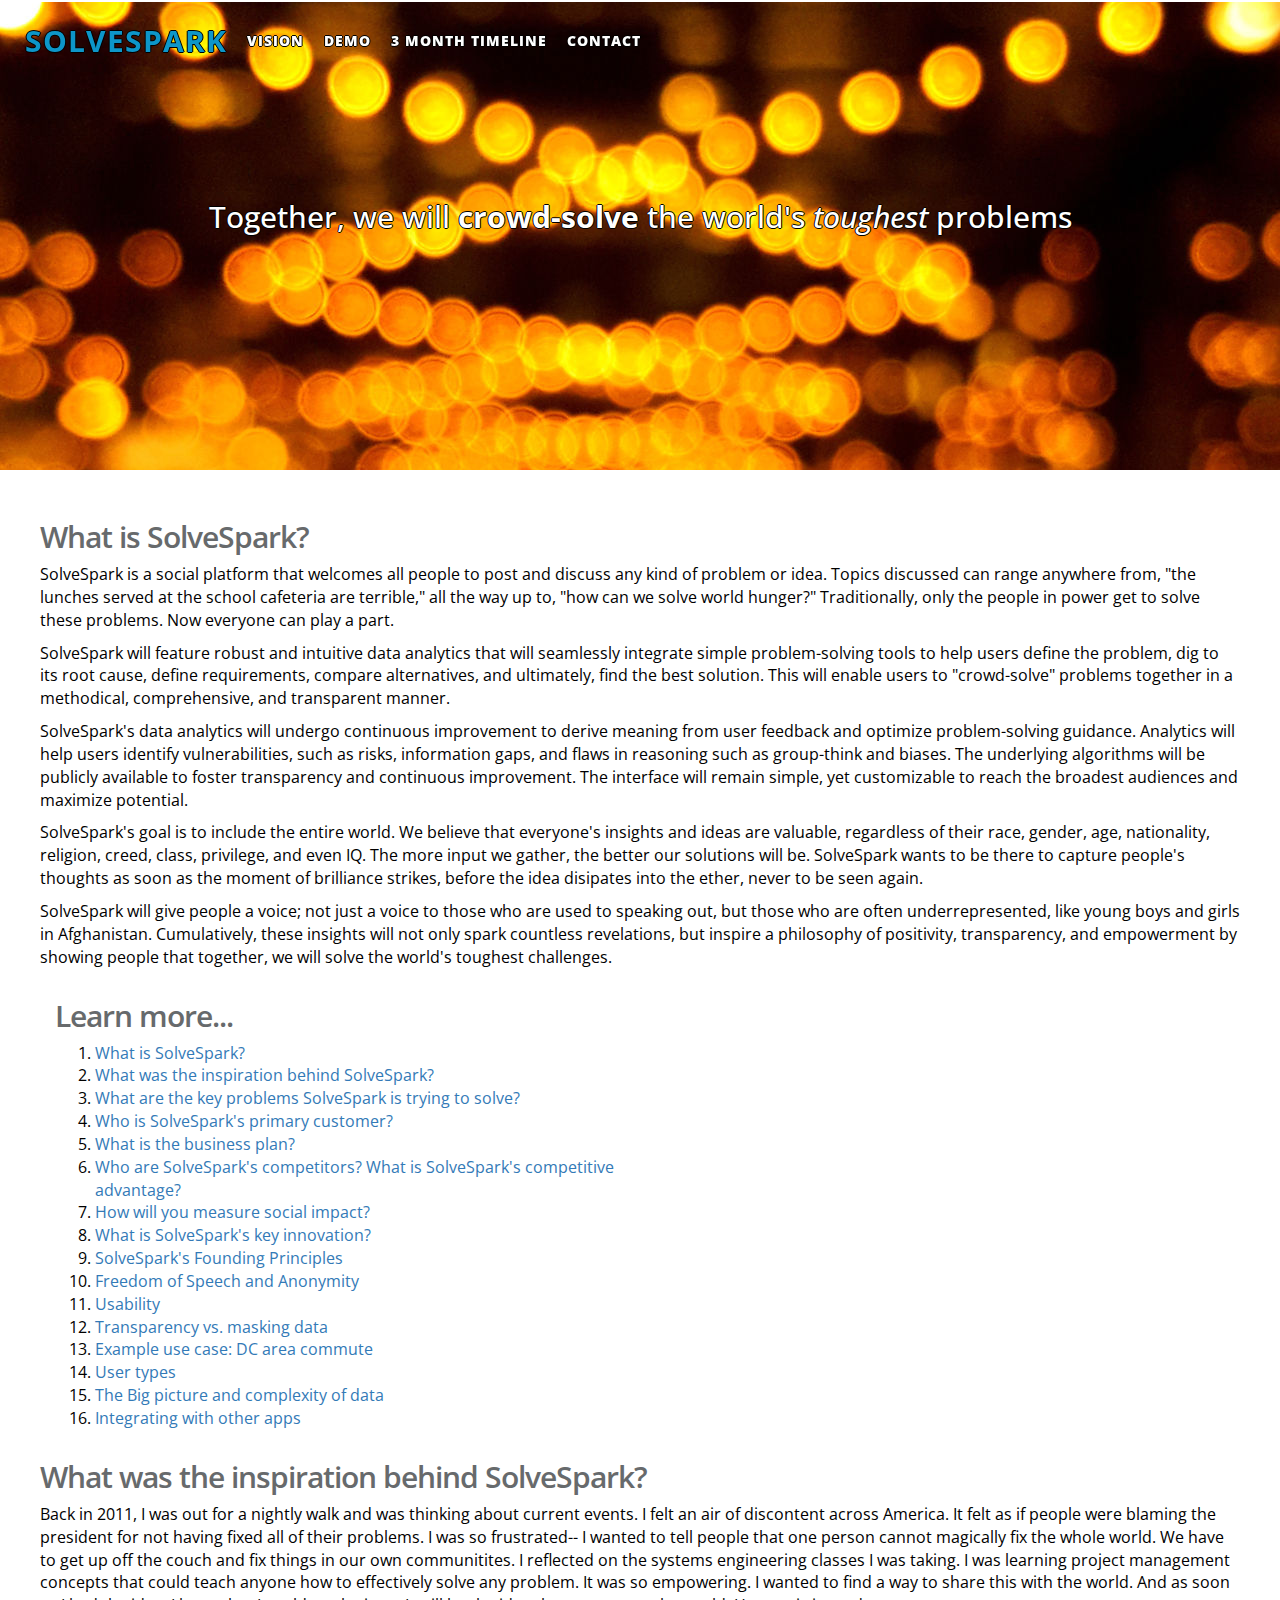
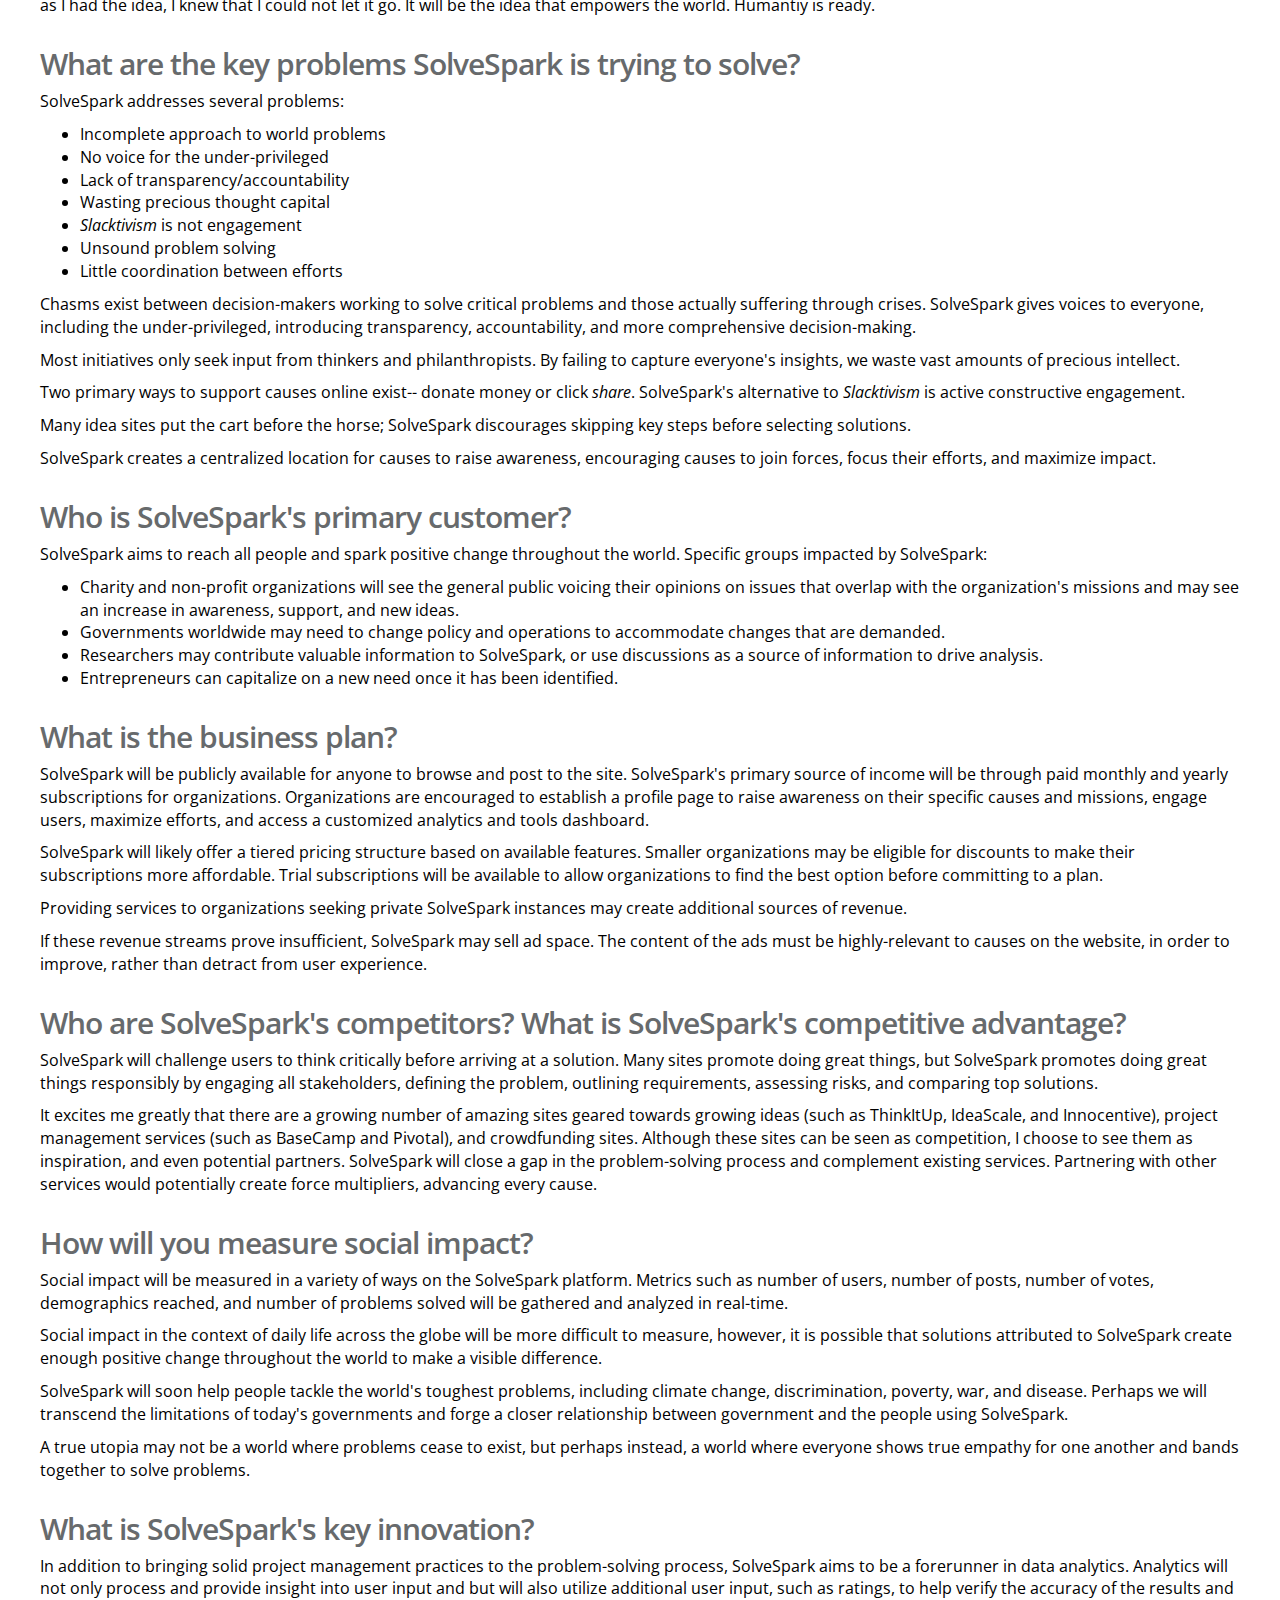
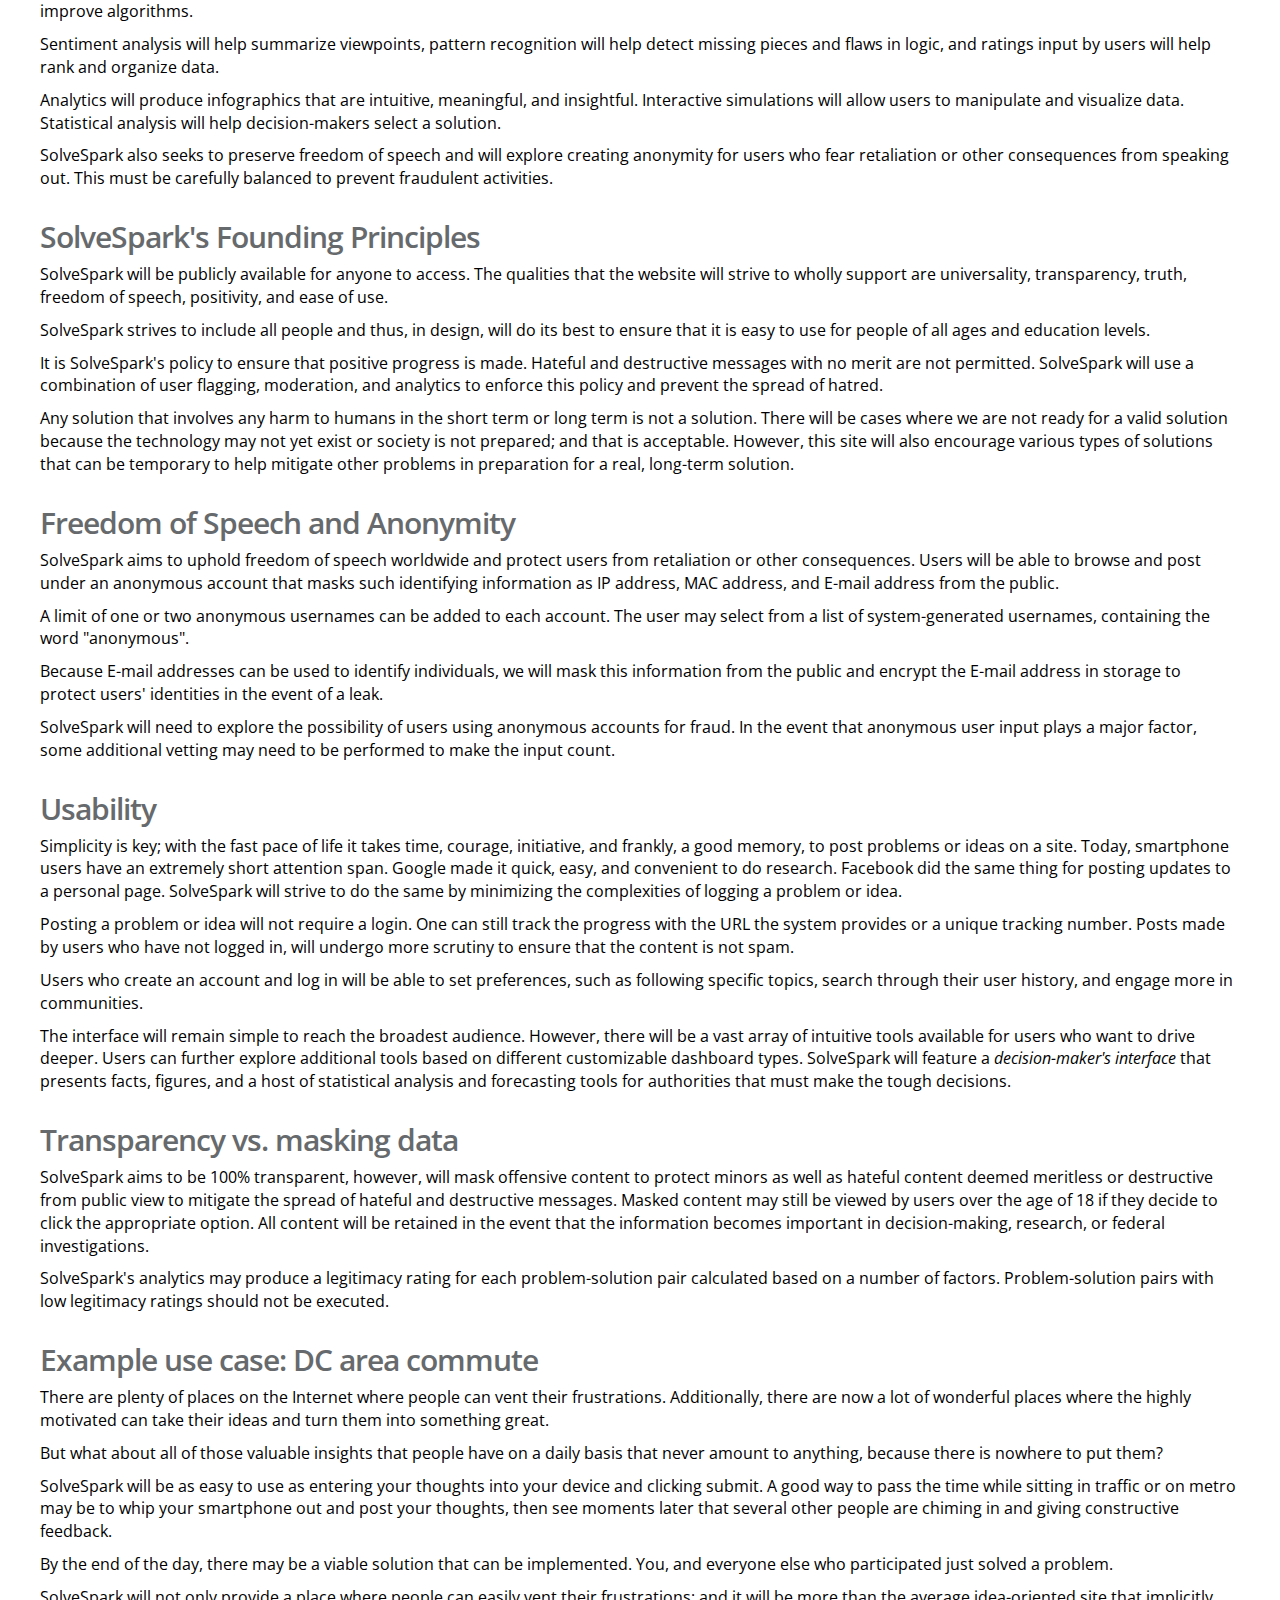
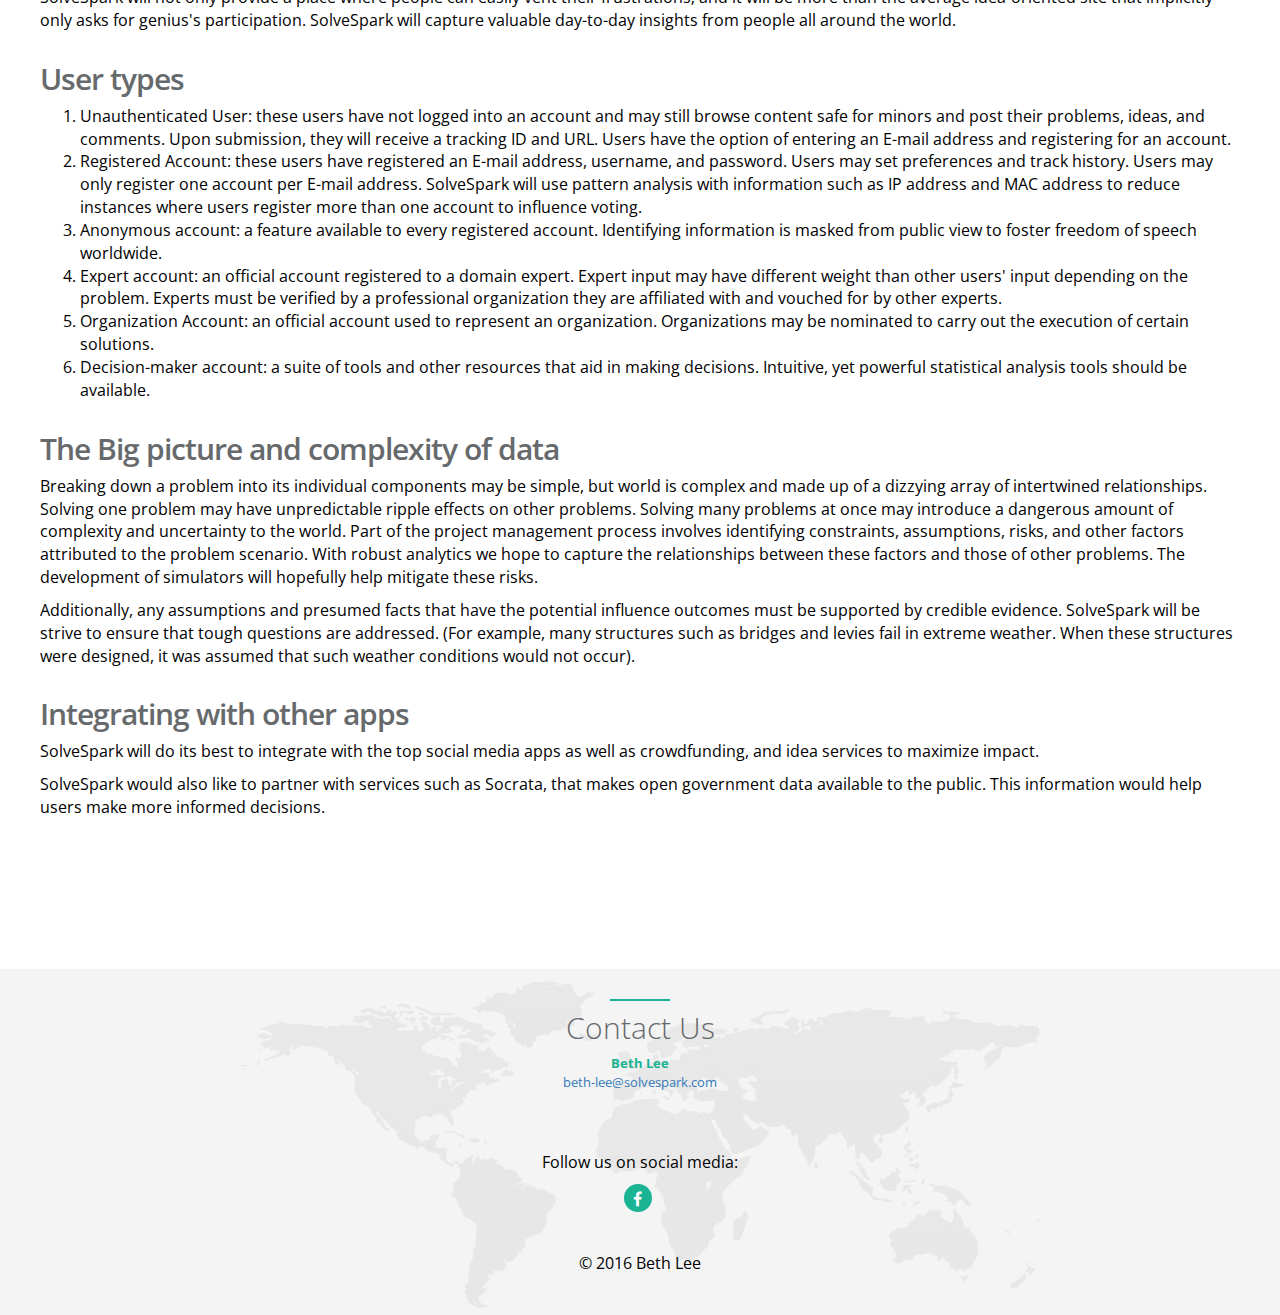
<file: about2.html>
<!DOCTYPE html>
    <html lang="en">
    <head>
        <meta charset="utf-8">
        <meta http-equiv="X-UA-Compatible" content="IE=edge">
        <meta name="viewport" content="width=device-width, initial-scale=1">
        <meta name="description" content="">
        <meta name="author" content="">
        <!-- Add Your favicon here -->
        <!--<link rel="icon" href="img/favicon.ico">-->


        <title>SolveSpark - Let's crowd-solve it all!</title>

        <!-- Bootstrap core CSS -->
        <link href="css/bootstrap.min.css" rel="stylesheet">

        <!-- Animation CSS -->
        <link href="css/animate.min.css" rel="stylesheet">

        <link href="font-awesome/css/font-awesome.min.css" rel="stylesheet">

        <!-- Custom styles for this template -->
        <link href="css/style.css" rel="stylesheet">


    <script>
      (function(i,s,o,g,r,a,m){i['GoogleAnalyticsObject']=r;i[r]=i[r]||function(){
      (i[r].q=i[r].q||[]).push(arguments)},i[r].l=1*new Date();a=s.createElement(o),
      m=s.getElementsByTagName(o)[0];a.async=1;a.src=g;m.parentNode.insertBefore(a,m)
      })(window,document,'script','//www.google-analytics.com/analytics.js','ga');

      ga('create', 'UA-69947100-1', 'auto');
      ga('send', 'pageview');

    </script>

    </head>
    <body id="page-top">
        <nav class="navbar navbar-default navbar-fixed-top" role="navigation">
        <div class="navbar navbar-default navbar-fixed-top">
          <div class="container-fluid">
           <div class="navbar-header">
            <div class="navbar-collapse collapse" id="navbar-main">
              <ul class="nav navbar-nav">
                <li><a href="http://solvespark.com" style="color:#0d96c9;font:arial;font-weight:bold;font-size:30px;">SOLVESPARK</a></li>
                <li><a href="http://solvespark.com/about.html">Vision</a></li>
                <li><a href="http://solvespark.com/demo.html">Demo</a></li>
                <li><a class="page-scroll" href="http://solvespark.com/#timeline">3 Month Timeline</a></li>
                <li><a class="page-scroll" href="http://solvespark.com/#contact">Contact</a></li>
              </ul>
            </div>
          </div>
        </div>
    </div>
        </nav>


    <div id="inSlider" class="carousel carousel-fade" data-ride="carousel">
        <div class="carousel-inner" role="listbox">
            <div class="item active">
                <div class="container">
                    <div class="carousel-caption blank">
                        <h2>Together, we will <strong>crowd-solve</strong> the world's <i>toughest</i> problems</h2>

                       <!-- <p><a class="btn btn-lg btn-primary" href="#about" role="button">Learn more</a></p> -->
                    </div>
                </div>
                <!-- Set background for slide in css -->
                <div class="header-back two"></div>
            </div>
        </div>
    </div>


<section id="page-top" class="container services">
    <div class="row">



    <div class="row" id="whatis">
<h2>What is SolveSpark?</h2>
<p>
SolveSpark is a social platform that welcomes all people to post and discuss any kind of problem or idea. Topics discussed can range anywhere from, "the lunches served at the school cafeteria are terrible," all the way up to, "how can we solve world hunger?"  Traditionally, only the people in power get to solve these problems.  Now everyone can play a part.
</p><p>
SolveSpark will feature robust and intuitive data analytics that will seamlessly integrate simple problem-solving tools to help users define the problem, dig to its root cause, define requirements, compare alternatives, and ultimately, find the best solution. This will enable users to "crowd-solve" problems together in a methodical, comprehensive, and transparent manner.
</p><p>
SolveSpark's data analytics will undergo continuous improvement to derive meaning from user feedback and optimize problem-solving guidance. Analytics will help users identify vulnerabilities, such as risks, information gaps, and flaws in reasoning such as group-think and biases. The underlying algorithms will be publicly available to foster transparency and continuous improvement. The interface will remain simple, yet customizable to reach the broadest audiences and maximize potential.
</p><p>
SolveSpark's goal is to include the entire world.  We believe that everyone's insights and ideas are valuable, regardless of their race, gender, age, nationality, religion, creed, class, privilege, and even IQ.  The more input we gather, the better our solutions will be.  SolveSpark wants to be there to capture people's thoughts as soon as the moment of brilliance strikes, before the idea disipates into the ether, never to be seen again.
</p><p>
SolveSpark will give people a voice; not just a voice to those who are used to speaking out, but those who are often underrepresented, like young boys and girls in Afghanistan. Cumulatively, these insights will not only spark countless revelations, but inspire a philosophy of positivity, transparency, and empowerment by showing people that together, we will solve the world's toughest challenges.
</p>
</div>

<div class="row" id="contents">
    <div class="col-lg-6 text-left">
<!--            <br><br><br><br> -->
<h2>Learn more...</h2>
<ol type="1">
<li><a class="page-scroll" href="#whatis">What is SolveSpark?</a></li>
<li><a class="page-scroll" href="#inspiration">What was the inspiration behind SolveSpark?</a></li>
<li><a class="page-scroll" href="#keyproblems">What are the key problems SolveSpark is trying to solve?</a></li>
<li><a class="page-scroll" href="#customer">Who is SolveSpark's primary customer?</a></li>
<li><a class="page-scroll" href="#businessplan">What is the business plan?</a></li>
<li><a class="page-scroll" href="#competition">Who are SolveSpark's competitors?  What is SolveSpark's competitive advantage?</a></li>
<li><a class="page-scroll" href="#socialinpact">How will you measure social impact?</a></li>
<li><a class="page-scroll" href="#id=innovation">What is SolveSpark's key innovation?</a></li>
<li><a class="page-scroll" href="#principles">SolveSpark's Founding Principles</a></li>
<li><a class="page-scroll" href="#id=freespeech">Freedom of Speech and Anonymity</a></li>
<li><a class="page-scroll" href="#usability">Usability</a></li>
<li><a class="page-scroll" href="#transparency">Transparency vs. masking data</a></li>
<li><a class="page-scroll" href="#usecase">Example use case:  DC area commute</a></li>
<li><a class="page-scroll" href="#usertypes">User types</a></li>
<li><a class="page-scroll" href="#bigpicture">The Big picture and complexity of data</a></li>
<li><a class="page-scroll" href="#integration">Integrating with other apps</a></li>
</ol>
</div>
</div>

<!--<div class="row" id="vision">
<h2>Vision/Where this fits into the world</h2>
<p>
 Think of 

 stakeholders ...if every stakeholder shared a perspective like HONY
intimacy
 Humans of New York meets

 Quora
 Reddit

 the step before crowdfunding
</p>
</div>-->

<div class="row" id="inspiration">
<h2>What was the inspiration behind SolveSpark?</h2>
<p>
  Back in 2011, I was out for a nightly walk and was thinking about current events.  I felt an air of discontent across America. It felt as if people were blaming the president for not having fixed all of their problems.  I was so frustrated-- I wanted to tell people that one person cannot magically fix the whole world.  We have to get up off the couch and fix things in our own communitites.  I reflected on the systems engineering classes I was taking.  I was learning project management concepts that could teach anyone how to effectively solve any problem.  It was so empowering.  I wanted to find a way to share this with the world.  And as soon as I had the idea, I knew that I could not let it go.  It will be the idea that empowers the world.  Humantiy is ready.
</p>
</div>


<div class="row" id="keyproblems">
<h2>What are the key problems SolveSpark is trying to solve?</h2>
<p>
    SolveSpark addresses several problems:
    <ul>
<li>Incomplete approach to world problems</li>
<li>No voice for the under-privileged</li>
<li>Lack of transparency/accountability</li>
<li>Wasting precious thought capital</li>
<li> <i>Slacktivism</i> is not engagement</li>
<li>Unsound problem solving</li>
<li>Little coordination between efforts</li>
</ul>
</p><p>
Chasms exist between decision-makers working to solve critical problems and those actually suffering through crises. SolveSpark gives voices to everyone, including the under-privileged, introducing transparency, accountability, and more comprehensive decision-making.
</p><p>
Most initiatives only seek input from thinkers and philanthropists. By failing to capture everyone's insights, we waste vast amounts of precious intellect.
</p><p>
  Two primary ways to support causes online exist-- donate money or click <i>share</i>. SolveSpark's alternative to <i>Slacktivism</i> is active constructive engagement.
</p><p>
Many idea sites put the cart before the horse; SolveSpark discourages skipping key steps before selecting solutions.
</p><p>
SolveSpark creates a centralized location for causes to raise awareness, encouraging causes to join forces, focus their efforts, and maximize impact.
</p>
</div>

<div class="row" id="customer">
<h2>Who is SolveSpark's primary customer?</h2>
<p>
    SolveSpark aims to reach all people and spark positive change throughout the world. Specific groups impacted by SolveSpark:
<ul>
<li>Charity and non-profit organizations will see the general public voicing their opinions on issues that overlap with the organization's missions and may see an increase in awareness, support, and new ideas.</li>
<li>Governments worldwide may need to change policy and operations to accommodate changes that are demanded.</li>
<li>Researchers may contribute valuable information to SolveSpark, or use discussions as a source of information to drive analysis.</li>
<li>Entrepreneurs can capitalize on a new need once it has been identified. </li>
</ul>
</p>
</div>

<div class="row" id="businessplan">
<h2>What is the business plan?</h2>
<p>
SolveSpark will be publicly available for anyone to browse and post to the site. SolveSpark's primary source of income will be through paid monthly and yearly subscriptions for organizations. Organizations are encouraged to establish a profile page to raise awareness on their specific causes and missions, engage users, maximize efforts, and access a customized analytics and tools dashboard.
</p><p>
SolveSpark will likely offer a tiered pricing structure based on available features. Smaller organizations may be eligible for discounts to make their subscriptions more affordable. Trial subscriptions will be available to allow organizations to find the best option before committing to a plan.
</p><p>
Providing services to organizations seeking private SolveSpark instances may create additional sources of revenue.
</p><p>
If these revenue streams prove insufficient, SolveSpark may sell ad space. The content of the ads must be highly-relevant to causes on the website, in order to improve, rather than detract from user experience.
</p>
</div>

<div class="row" id="competition">
<h2>Who are SolveSpark's competitors?  What is SolveSpark's competitive advantage?</h2>
<p>
SolveSpark will challenge users to think critically before arriving at a solution. Many sites promote doing great things, but SolveSpark promotes doing great things responsibly by engaging all stakeholders, defining the problem, outlining requirements, assessing risks, and comparing top solutions.
</p><p>
It excites me greatly that there are a growing number of amazing sites geared towards growing ideas (such as ThinkItUp, IdeaScale, and Innocentive), project management services (such as BaseCamp and Pivotal), and crowdfunding sites. Although these sites can be seen as competition, I choose to see them as inspiration, and even potential partners. SolveSpark will close a gap in the problem-solving process and complement existing services. Partnering with other services would potentially create force multipliers, advancing every cause. 
</p>
</div>

<div class="row" id="socialinpact">
<h2>How will you measure social impact?</h2>
<p>
Social impact will be measured in a variety of ways on the SolveSpark platform. Metrics such as number of users, number of posts, number of votes, demographics reached, and number of problems solved will be gathered and analyzed in real-time.
</p><p>
Social impact in the context of daily life across the globe will be more difficult to measure, however, it is possible that solutions attributed to SolveSpark create enough positive change throughout the world to make a visible difference.
</p><p>
SolveSpark will soon help people tackle the world's toughest problems, including climate change, discrimination, poverty, war, and disease. Perhaps we will transcend the limitations of today's governments and forge a closer relationship between government and the people using SolveSpark.
</p><p>
A true utopia may not be a world where problems cease to exist, but perhaps instead, a world where everyone shows true empathy for one another and bands together to solve problems.
</p>
</div>

<div class="row" id="innovation">
<h2>What is SolveSpark's key innovation?</h2>
<p>
In addition to bringing solid project management practices to the problem-solving process, SolveSpark aims to be a forerunner in data analytics. Analytics will not only process and provide insight into user input and but will also utilize additional user input, such as ratings, to help verify the accuracy of the results and improve algorithms.
</p><p>
Sentiment analysis will help summarize viewpoints, pattern recognition will help detect missing pieces and flaws in logic, and ratings input by users will help rank and organize data.
</p><p>
Analytics will produce infographics that are intuitive, meaningful, and insightful. Interactive simulations will allow users to manipulate and visualize data. Statistical analysis will help decision-makers select a solution.
</p><p>
SolveSpark also seeks to preserve freedom of speech and will explore creating anonymity for users who fear retaliation or other consequences from speaking out. This must be carefully balanced to prevent fraudulent activities. 
</p>
</div>

<div class="row" id="principles">
<h2>SolveSpark's Founding Principles</h2>
<p>
SolveSpark will be publicly available for anyone to access.  The qualities that the website will strive to wholly support are universality, transparency, truth, freedom of speech, positivity, and ease of use.
</p><p>
SolveSpark strives to include all people and thus, in design, will do its best to ensure that it is easy to use for people of all ages and education levels.
</p><p>
It is SolveSpark's policy to ensure that positive progress is made.  Hateful and destructive messages with no merit are not permitted.  SolveSpark will use a combination of user flagging, moderation, and analytics to enforce this policy and prevent the spread of hatred.
</p><p>
Any solution that involves any harm to humans in the short term or long term is not a solution.  There will be cases where we are not ready for a valid solution because the technology may not yet exist or society is not prepared; and that is acceptable.  However, this site will also encourage various types of solutions that can be temporary to help mitigate other problems in preparation for a real, long-term solution.
</p>
</div>
<div class="row" id="freespeech">
<h2>Freedom of Speech and Anonymity</h2>
<p>
SolveSpark aims to uphold freedom of speech worldwide and protect users from retaliation or other consequences.  Users will be able to browse and post under an anonymous account that masks such identifying information as IP address, MAC address, and E-mail address from the public.
</p><p>
A limit of one or two anonymous usernames can be added to each account.  The user may select from a list of system-generated usernames, containing the word "anonymous".
</p><p>
Because E-mail addresses can be used to identify individuals, we will mask this information from the public and encrypt the E-mail address in storage to protect users' identities in the event of a leak.
</p><p>
SolveSpark will need to explore the possibility of users using anonymous accounts for fraud.  In the event that anonymous user input plays a major factor, some additional vetting may need to be performed to make the input count. 
</p>
</div>

<div class="row" id="usability">
<h2>Usability</h2>
<p>
Simplicity is key; with the fast pace of life it takes time, courage, initiative, and frankly, a good memory, to post problems or ideas on a site.  Today, smartphone users have an extremely short attention span.  Google made it quick, easy, and convenient to do research.  Facebook did the same thing for posting updates to a personal page.  SolveSpark will strive to do the same by minimizing the complexities of logging a problem or idea.  
</p><p>
Posting a problem or idea will not require a login.  One can still track the progress with the URL the system provides or a unique tracking number.  Posts made by users who have not logged in, will undergo more scrutiny to ensure that the content is not spam.  
</p><p>
Users who create an account and log in will be able to set preferences, such as following specific topics, search through their user history, and engage more in communities.
</p><p>
The interface will remain simple to reach the broadest audience.  However, there will be a vast array of intuitive tools available for users who want to drive deeper.  Users can further explore additional tools based on different customizable dashboard types.  SolveSpark will feature a <i>decision-maker's interface</i> that presents facts, figures, and a host of statistical analysis and forecasting tools for authorities that must make the tough decisions.
</p>
</div>

<div class="row" id="transparency">
<h2>Transparency vs. masking data</h2>
<p>
SolveSpark aims to be 100% transparent, however, will mask offensive content to protect minors as well as hateful content deemed meritless or destructive from public view to mitigate the spread of hateful and destructive messages.  Masked content may still be viewed by users over the age of 18 if they decide to click the appropriate option.  All content will be retained in the event that the information becomes important in decision-making, research, or federal investigations.
</p><p>
SolveSpark's analytics may produce a legitimacy rating for each problem-solution pair calculated based on a number of factors.  Problem-solution pairs with low legitimacy ratings should not be executed.
</p>
</div>

<div class="row" id="usecase">
<h2>Example use case:  DC area commute</h2>
<p>
There are plenty of places on the Internet where people can vent their frustrations.  Additionally, there are now a lot of wonderful places where the highly motivated can take their ideas and turn them into something great.
</p><p>
But what about all of those valuable insights that people have on a daily basis that never amount to anything, because there is nowhere to put them?
</p><p>
SolveSpark will be as easy to use as entering your thoughts into your device and clicking submit.  A good way to pass the time while sitting in traffic or on metro may be to whip your smartphone out and post your thoughts, then see moments later that several other people are chiming in and giving constructive feedback. 
</p><p>
By the end of the day, there may be a viable solution that can be implemented.  You, and everyone else who participated just solved a problem.
</p><p>
SolveSpark will not only provide a place where people can easily vent their frustrations; and it will be more than the average idea-oriented site that implicitly only asks for genius's participation.  SolveSpark will capture valuable day-to-day insights from people all around the world.  
</p>
</div>

<div class="row" id="usertypes">
<h2>User types</h2>
<p>
<ol type="1">
    <li>Unauthenticated User:  these users have not logged into an account and may still browse content safe for minors and post their problems, ideas, and comments.  Upon submission, they will receive a tracking ID and URL.  Users have the option of entering an E-mail address and registering for an account.</li>
    <li>Registered Account: these users have registered an E-mail address, username, and password.  Users may set preferences and track history.  Users may only register one account per E-mail address.  SolveSpark will use pattern analysis with information such as IP address and MAC address to reduce instances where users register more than one account to influence voting.</li>
    <li>Anonymous account: a feature available to every registered account. Identifying information is masked from public view to foster freedom of speech worldwide.</li>
    <li>Expert account: an official account registered to a domain expert.  Expert input may have different weight than other users' input depending on the problem.  Experts must be verified by a professional organization they are affiliated with and vouched for by other experts.</li>
    <li>Organization Account: an official account used to represent an organization.  Organizations may be nominated to carry out the execution of certain solutions.</li>
    <li>Decision-maker account: a suite of tools and other resources that aid in making decisions.  Intuitive, yet powerful statistical analysis tools should be available.</li>
</ol>
</p>
</div>

<div class="row" id="bigpicture">
<h2>The Big picture and complexity of data</h2>
<p>
Breaking down a problem into its individual components may be simple, but world is complex and made up of a dizzying array of intertwined relationships.  Solving one problem may have unpredictable ripple effects on other problems.  Solving many problems at once may introduce a dangerous amount of complexity and uncertainty to the world.  Part of the project management process involves identifying constraints, assumptions, risks, and other factors attributed to the problem scenario.  With robust analytics we hope to capture the relationships between these factors and those of other problems.  The development of simulators will hopefully help mitigate these risks.
</p>
<p>
Additionally, any assumptions and presumed facts that have the potential influence outcomes must be supported by credible evidence.  SolveSpark will be strive to ensure that tough questions are addressed.  (For example, many structures such as bridges and levies fail in extreme weather.  When these structures were designed, it was assumed that such weather conditions would not occur). 
</p>
</div>

<div class="row" id="integration">
<h2>Integrating with other apps</h2>
<p>
SolveSpark will do its best to integrate with the top social media apps as well as crowdfunding, and idea services to maximize impact.
</p>
<p>
SolveSpark would also like to partner with services such as Socrata, that makes open government data available to the public.  This information would help users make more informed decisions.
</p>
</div>



<br><br><br><br>
</div>
</section>

<section id="contact" class="gray-section contact">
        <div class="container">
            <div class="row m-b-lg">
                <div class="col-lg-12 text-center">
                    <div class="navy-line text-center"></div>
                    <h1>Contact Us</h1>
               
    <!--         <div class="row m-b-lg">
               <div class="col-lg-3 col-lg-offset-3"> -->

                    <address>
                        <strong><span class="navy">Beth Lee</span></strong><br/>
                        <a href="mailto:beth-lee@solvespark.com">beth-lee@solvespark.com</a>
                    </address>

                </div> </div></div>
             <!-- <div class="col-lg-4">
            
            </div> -->
            <div class="row">
                <div class="col-lg-12 text-center">
                    <p class="m-t-sm">
                        Follow us on social media:  
                    </p>
                    <ul class="list-inline social-icon">
                        <li><a href="http://facebook.com/solvespark"><i class="fa fa-facebook"></i></a>
                        </li>
                       <!-- <li><a href="#"><i class="fa fa-twitter"></i></a>
                        </li>
                        <li><a href="#"><i class="fa fa-linkedin"></i></a>
                        </li>-->
                    </ul>
                </div>
            </div> 
            <div class="row">
                <div class="col-lg-8 col-lg-offset-2 text-center m-t-lg m-b-lg">
                    <p>&copy; 2016 Beth Lee <br/></p>
                </div>
            </div>

    </section>

<script src="js/jquery-2.1.1.js"></script>
<script src="js/pace.min.js"></script>
<script src="js/bootstrap.min.js"></script>
<script src="js/classie.js"></script>
<script src="js/cbpAnimatedHeader.js"></script>
<script src="js/wow.min.js"></script>
<script src="js/inspinia.js"></script>
</body>
</html>
</file>
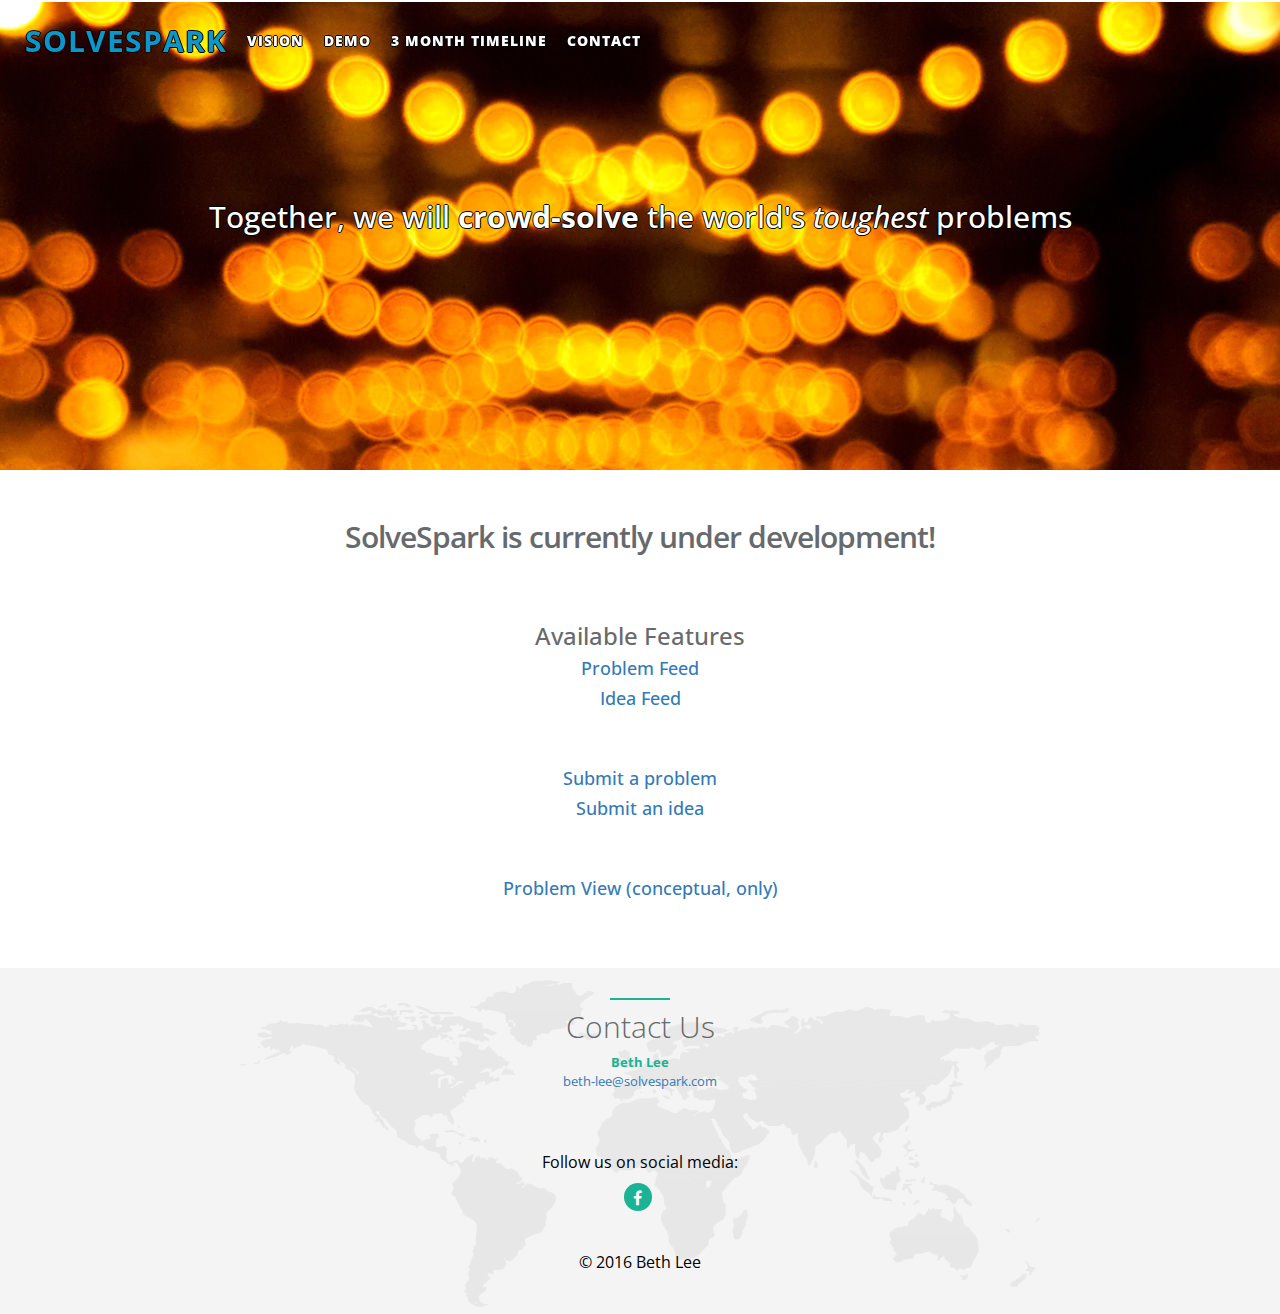
<file: demo.html>
<!DOCTYPE html>
    <html lang="en">
    <head>
        <meta charset="utf-8">
        <meta http-equiv="X-UA-Compatible" content="IE=edge">
        <meta name="viewport" content="width=device-width, initial-scale=1">
        <meta name="description" content="">
        <meta name="author" content="">
        <!-- Add Your favicon here -->
        <!--<link rel="icon" href="img/favicon.ico">-->


        <title>SolveSpark - Let's crowd-solve it all!</title>

        <!-- Bootstrap core CSS -->
        <link href="css/bootstrap.min.css" rel="stylesheet">

        <!-- Animation CSS -->
        <link href="css/animate.min.css" rel="stylesheet">

        <link href="font-awesome/css/font-awesome.min.css" rel="stylesheet">

        <!-- Custom styles for this template -->
        <link href="css/style.css" rel="stylesheet">


    <script>
      (function(i,s,o,g,r,a,m){i['GoogleAnalyticsObject']=r;i[r]=i[r]||function(){
      (i[r].q=i[r].q||[]).push(arguments)},i[r].l=1*new Date();a=s.createElement(o),
      m=s.getElementsByTagName(o)[0];a.async=1;a.src=g;m.parentNode.insertBefore(a,m)
      })(window,document,'script','//www.google-analytics.com/analytics.js','ga');

      ga('create', 'UA-69947100-1', 'auto');
      ga('send', 'pageview');

    </script>

    </head>
    <body id="page-top">
        <nav class="navbar navbar-default navbar-fixed-top" role="navigation">
        <div class="navbar navbar-default navbar-fixed-top">
          <div class="container-fluid">
           <div class="navbar-header">
            <div class="navbar-collapse collapse" id="navbar-main">
              <ul class="nav navbar-nav">
                <li><a class="page-scroll" href="http://solvespark.com" style="color:#0d96c9;font:arial;font-weight:bold;font-size:30px;">SOLVESPARK</a></li>
                <li><a class="page-scroll" href="http://solvespark.com/about.html">Vision</a></li>
                <li><a class="page-scroll" href="http://solvespark.com/demo.html">Demo</a></li>
                <li><a class="page-scroll" href="http://solvespark.com/#timeline">3 Month Timeline</a></li>
                <li><a class="page-scroll" href="http://solvespark.com/#contact">Contact</a></li>
              </ul>
            </div>
          </div>
        </div>
    </div>
        </nav>


    <div id="inSlider" class="carousel carousel-fade" data-ride="carousel">
        <div class="carousel-inner" role="listbox">
            <div class="item active">
                <div class="container">
                    <div class="carousel-caption blank">
                        <h2>Together, we will <b>crowd-solve</b> the world's <i>toughest</i> problems</h2>
                    </div>
                </div>
                <!-- Set background for slide in css -->
                <div class="header-back two"></div>
            </div>
        </div>
    </div>


 
<section id="main" class="container services">
    <div class="row">
        <div class="col-sm-12 text-center">

<div class="row">
<p>
<h2>SolveSpark is currently under development!</h2>
<br><br>
<h3>Available Features</h3>
<h4><a href="http://solvespark.herokuapp.com/ProblemFeed.php">Problem Feed</a></h4>
<h4><a href="http://solvespark.herokuapp.com/IdeaFeed.php">Idea Feed</a></h4>
<br><br>

<h4><a href="https://solvespark.herokuapp.com/ProblemSubmit.html">Submit a problem</a></h4>
<h4><a href="https://solvespark.herokuapp.com/IdeaSubmit.html">Submit an idea</a></h4>
<br><br>

<h4><a href="http://solvespark.herokuapp.com/ProblemView.php">Problem View (conceptual, only)</a><h4>
<!--<a href="https://solvespark.herokuapp.com/implementation.html">Implementation</a>
<a href="https://solvespark.herokuapp.com/solution.html">Solution</a>-->
</p>
</div>
</section>

<section id="contact" class="gray-section contact">
        <div class="container">
            <div class="row m-b-lg">
                <div class="col-lg-12 text-center">
                    <div class="navy-line text-center"></div>
                    <h1>Contact Us</h1>
               
    <!--         <div class="row m-b-lg">
               <div class="col-lg-3 col-lg-offset-3"> -->

                    <address>
                        <strong><span class="navy">Beth Lee</span></strong><br/>
                        <a href="mailto:beth-lee@solvespark.com">beth-lee@solvespark.com</a>
                    </address>

                </div> </div></div>
             <!-- <div class="col-lg-4">
            
            </div> -->
            <div class="row">
                <div class="col-lg-12 text-center">
                    <p class="m-t-sm">
                        Follow us on social media:  
                    </p>
                    <ul class="list-inline social-icon">
                        <li><a href="http://facebook.com/solvespark"><i class="fa fa-facebook"></i></a>
                        </li>
                       <!-- <li><a href="#"><i class="fa fa-twitter"></i></a>
                        </li>
                        <li><a href="#"><i class="fa fa-linkedin"></i></a>
                        </li>-->
                    </ul>
                </div>
            </div> 
            <div class="row">
                <div class="col-lg-8 col-lg-offset-2 text-center m-t-lg m-b-lg">
                    <p>&copy; 2016 Beth Lee <br/></p>
                </div>
            </div>

    </section>

    <script src="js/jquery-2.1.1.js"></script>
    <script src="js/pace.min.js"></script>
    <script src="js/bootstrap.min.js"></script>
    <script src="js/classie.js"></script>
    <script src="js/cbpAnimatedHeader.js"></script>
    <script src="js/wow.min.js"></script>
    <script src="js/inspinia.js"></script>
    </body>
    </html>
</file>
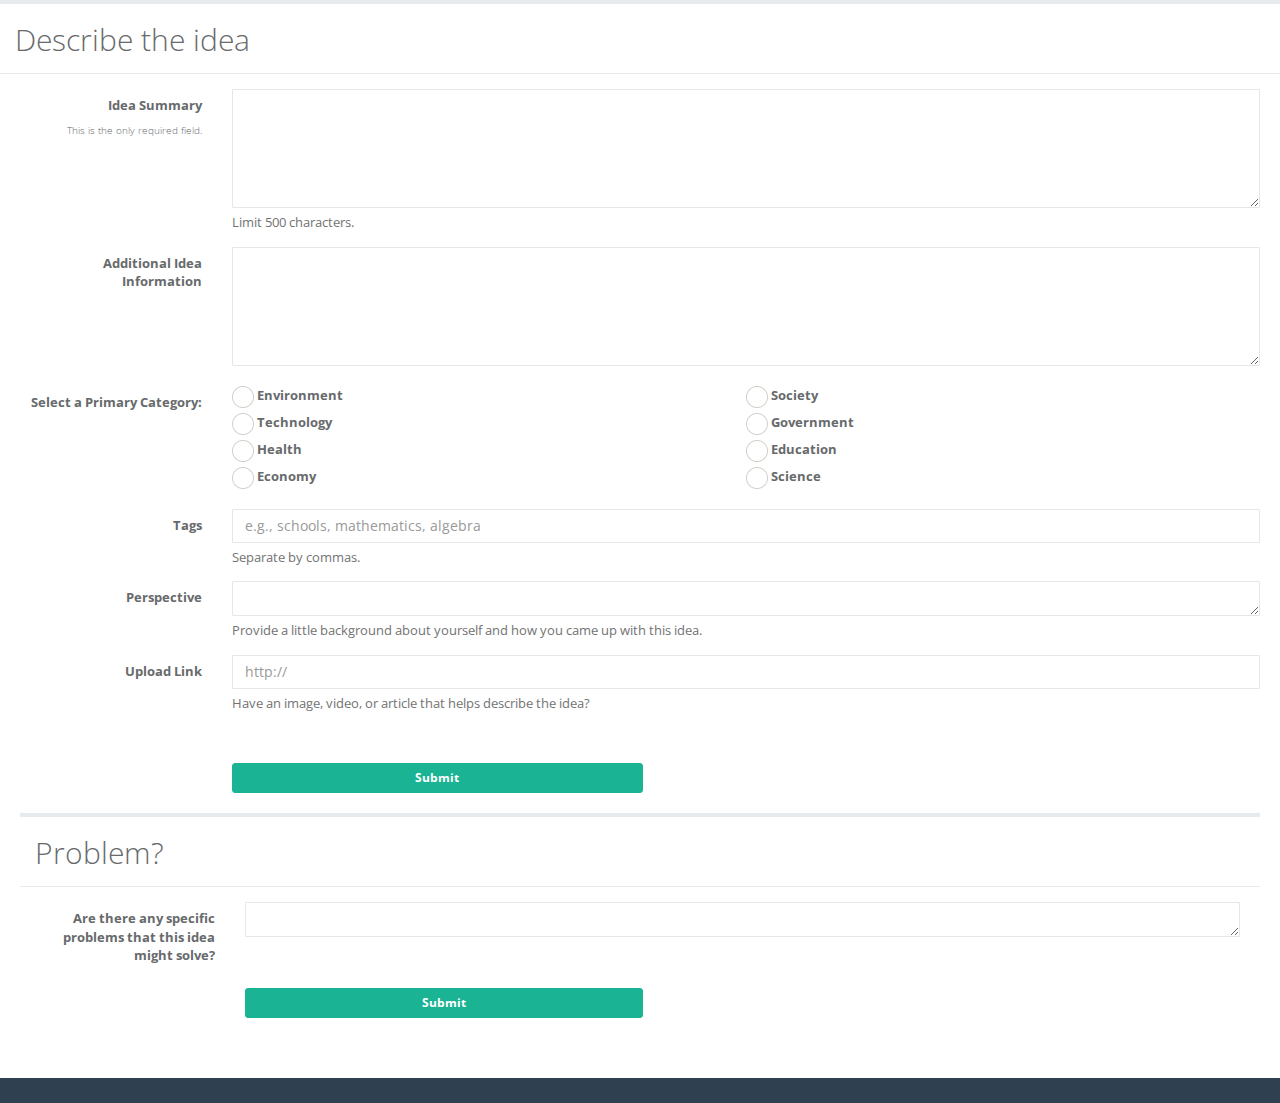
<file: IdeaSubmit.html>
<!DOCTYPE html>
<html>

<head>

    <meta charset="utf-8">
    <meta name="viewport" content="width=device-width, initial-scale=1.0">

    <title>Submit a Problem</title>

    <link href="css/bootstrap.min.css" rel="stylesheet">
    <link href="font-awesome/css/font-awesome.css" rel="stylesheet">
    <link href="css/plugins/iCheck/custom.css" rel="stylesheet">
    <link href="css/bootstrap.min.css" rel="stylesheet">
    <link href="font-awesome/css/font-awesome.css" rel="stylesheet">
    <link href="css/plugins/chosen/chosen.css" rel="stylesheet">
    <link href="css/plugins/colorpicker/bootstrap-colorpicker.min.css" rel="stylesheet">
    <link href="css/plugins/cropper/cropper.min.css" rel="stylesheet">
    <link href="css/plugins/switchery/switchery.css" rel="stylesheet">
    <link href="css/plugins/jasny/jasny-bootstrap.min.css" rel="stylesheet">
    <link href="css/plugins/nouslider/jquery.nouislider.css" rel="stylesheet">
    <link href="css/plugins/datapicker/datepicker3.css" rel="stylesheet">
    <link href="css/plugins/ionRangeSlider/ion.rangeSlider.css" rel="stylesheet">
    <link href="css/plugins/ionRangeSlider/ion.rangeSlider.skinFlat.css" rel="stylesheet">
    <link href="css/plugins/awesome-bootstrap-checkbox/awesome-bootstrap-checkbox.css" rel="stylesheet">
    <link href="css/plugins/clockpicker/clockpicker.css" rel="stylesheet">
    <link href="css/plugins/daterangepicker/daterangepicker-bs3.css" rel="stylesheet">

    <link href="css/animate.css" rel="stylesheet">
    <link href="css/style3.css" rel="stylesheet">


    <link href="css/plugins/awesome-bootstrap-checkbox/awesome-bootstrap-checkbox.css" rel="stylesheet">
    <script>
   
    function describe_form() {
      var idea_desc = $('#idea_desc').val();
      var idea_more = $('#idea_more').val();
      var perspective = $('#perspective').val();
      var tags = $('#tags').val();
      var idea_cat = $('#idea_cat').val;
      var url = $('#url').val();
      var serialData = $('#describe_form').serialize();
      $.ajax({
        url: './submit_to_ideas.php',
        type: 'POST',
        data: serialData,
        success: function(data) {
          alert(data);
        }
  
      });
    
    }

function add_problem() {
var prob_desc = $('#prob_desc').val();
var serialData = $('#add_problem').serialize();
$.ajax({
    url:'./submit_to_problems.php',
    type: 'POST',
    data: serialData,
    success: function(data) {
      alert(data);
}
});
} 
       
    </script>

</head>

<body>
            <div class="row">
                <div class="col-lg-12">
                    <div class="ibox float-e-margins">
                        <div class="ibox-title">
                            <h1>Describe the idea</h1>
                        </div>
                        <div class="ibox-content">
                          <!--  <form method="get" class="form-horizontal"> -->
                                <form class="form-horizontal" method="post" id="describe_form" action="submit_to_ideas.php">
                               <!-- <div class="form-group"><label class="col-sm-2 control-label">Problem Summary<h6>This is the only required field.</h6></label>
                                    <div class="col-sm-10"><input type="text" class="form-control input-sm" rows="5" name="prob_desc" required> <span class="help-block m-b-none">Limit 500 characters.</span>
                                    </div>
                                </div>-->


                                 <div class="form-group">
                                     <label class="col-sm-2 control-label">Idea Summary<h6>This is the only required field.</h6>

<!--                                    <a onmouseover="nhpup.popup('Hint: Try to write as clearly as possible in order to maximize understanding across the widest possible audience.');"><img src="img2/help.png"></a> -->
</label>                                         <div class="col-sm-10">
                                        <textarea class="form-control input-sm" rows="5" minlength="10" maxlength="500" id="idea_desc" name="idea_desc" required> </textarea>
                                        <span class="help-block m-b-none">Limit 500 characters.</span>
                                        </div>
                                        </div>
<!--    
                                <div class="form-group"><label class="col-sm-2 control-label">Additional Problem Information</label>
                                    <div class="col-sm-10"><input type="text" class="form-control" name="prob_more"> <span class="help-block m-b-none"></span>
                                    </div>
                                </div>-->
                                <div class="form-group">
                                     <label class="col-sm-2 control-label">Additional Idea Information</label>
                                        <div class="col-sm-10">
                                        <textarea class="form-control input-sm" rows="5" maxlength="1500" name="idea_more" id="idea_more"> </textarea>
                                        <span class="help-block m-b-none"></span>
                                        </div>
                                        </div>
                                        

                               <!-- <div class="form-group"><label class="col-sm-2 control-label">Perspective</label>
                                    <div class="col-sm-10"><input type="text" class="form-control" name="prob_more"> <span class="help-block m-b-none">Provide a little background about yourself, how you came to know about this problem, and what your standpoint is.</span>
                                    </div>
                                </div>-->
<!--
<form class="form-horizontal" method="post" id="add_idea" action="submit_to_ideas.php"> 
                                <div class="form-group">
                  <label class="col-sm-2 control-label">Do you have any ideas on how to fix this problem?</label>
                  <div class="col-sm-10">
                    <textarea class="form-control input-sm" rows="1" maxlength="500" name="idea_desc" id="idea_desc"></textarea>
<button onclick="add_idea();" class="btn btn-sm btn-primary m-t-n-xs" type="button"><strong>Submit</strong></button>
                                    </div>
                                </form>
-->
<!--
                  <div class="form-group">
                                     <label class="col-sm-2 control-label">Perspective</label>
                                        <div class="col-sm-10">
                                        <textarea class="form-control input-sm" rows="1" maxlength="1500" name="perspective" id="perspective"> </textarea>
                                        <span class="help-block m-b-none">Provide a little background about yourself, how you came to know about this problem, and what your standpoint is.</span>
                                        </div>
                                        </div>
                                <div class="form-group"><label class="col-sm-2 control-label">Upload Link</label>
                                    <div class="col-sm-10"><input type="url" placeholder="http://" class="form-control" name="url" id="url"> <span class="help-block m-b-none">Have an image, video, or article that helps describe the problem?</span>
                                    </div>
                                </div>
                  <div class="form-group">
                    <label class="col-sm-2 control-label">Tags</label>
                    <div class="col-sm-10">
                                    <input type="text" id="tags" name="tags" placeholder="e.g., schools, mathematics, algebra" maxlength="500" class="form-control"> <span class="help-block m-b-none">Separate by commas.</span> -->
                                        <!-- <div class="col-sm-12"> -->
                                        <div class="form-group"><label class="col-sm-2 control-label">Select a Primary Category: </label> 
                      <div class="col-sm-10">
                    <div class="i-checks col-sm-6"><label> <input type="radio" value="Environment" name="idea_cat"> <i></i> Environment</label></div>
                                        <div class="i-checks col-sm-6"><label> <input type="radio" value="Society" name="idea_cat"> <i></i> Society</label></div>
                                        <div class="i-checks col-sm-6"><label> <input type="radio" value="Technology" name="idea_cat"> <i></i> Technology</label></div>
                                        <div class="i-checks col-sm-6"><label> <input type="radio" value="Government" name="idea_cat"> <i></i> Government</label></div>
                                        <div class="i-checks col-sm-6"><label> <input type="radio" value="Health" name="idea_cat"> <i></i> Health</label></div>
                                        <div class="i-checks col-sm-6"><label> <input type="radio" value="Education" name="idea_cat"> <i></i> Education</label></div>
					<div class="i-checks col-sm-6"><label> <input type="radio" value="Economy" name="idea_cat"> <i></i> Economy</label></div>
                                        <div class="i-checks col-sm-6"><label> <input type="radio" value="Science" name="idea_cat"> <i></i>Science</label></div>
                                </div>
                      </div>
                          

                    <div class="form-group">
                      <label class="col-sm-2 control-label">Tags</label>
                      <div class="col-sm-10">
                                    <input type="text" id="tags" name="tags" placeholder="e.g., schools, mathematics, algebra" maxlength="500" class="form-control"> <span class="help-block m-b-none">Separate by commas.</span>
                                         </div>
                      </div>

                    <div class="form-group">
                                     <label class="col-sm-2 control-label">Perspective</label>
                                        <div class="col-sm-10">
                                        <textarea class="form-control input-sm" rows="1" maxlength="1500" name="perspective" id="perspective"> </textarea>
                                        <span class="help-block m-b-none">Provide a little background about yourself and how you came up with this idea.</span>
                                        </div>
                                        </div>

                                <div class="form-group">
                  <label class="col-sm-2 control-label">Upload Link</label>
                                    <div class="col-sm-10"><input type="url" placeholder="http://" class="form-control" name="url" id="url"> <span class="help-block m-b-none">Have an image, video, or article that helps describe the idea?</span>




<br/><br/><br/>
                                <!---
        
                Look, it's AJAX!
                                -->
                                        <button onclick="describe_form();" class="btn btn-sm btn-primary m-t-n-xs" style="width:40%" type="button"><strong>Submit</strong></button>
</div>                                    
                                </form>

                                    </div>
 


                         <!-- <div class="col-sm-6 col-sm-6">
                                    <div class="form-group"><h4>Select secondary categories (if applicable):</h4>
                    <div class="i-checks"><label> <input type="checkbox" value="Environment" name="prob_cat2"> <i></i> Environment</label></div>
                                        <div class="i-checks"><label> <input type="checkbox" value="Society" name="prob_cat2"> <i></i> Society</label></div>
                                        <div class="i-checks"><label> <input type="checkbox" value="Technology" name="prob_cat2"> <i></i> Technology</label></div>
                                        <div class="i-checks"><label> <input type="checkbox" value="Government" name="prob_cat2"> <i></i> Government</label></div>
                                        <div class="i-checks"><label> <input type="checkbox" value="Health" name="prob_cat2"> <i></i> Health</label></div>
                                        <div class="i-checks"><label> <input type="checkbox" value="Education" name="prob_cat2"> <i></i> Education</label></div>
                                        <div class="i-checks"><label> <input type="checkbox" value="Infrastructure" name="prob_cat2"> <i></i> Infrastructure </label></div>
                                </div>
                                    </div> -->
                                   

<!--add_idea()  idea_desc -->
<div class="ibox-title">
                            <h1>Problem?</h1>
                        </div>
                        <div class="ibox-content">

<form class="form-horizontal" method="post" id="add_problem" action="submit_to_problems.php"> 
                                <div class="form-group"> 
                    <label class="col-sm-2 control-label">Are there any specific problems that this idea might solve?</label>
                      <div class="col-sm-10">
                        <textarea class="form-control input-sm" rows="1" maxlength="500" name="prob_desc" id="prob_desc"></textarea>
<br/><br/><br/>
<button onclick="add_problem();" class="btn btn-sm btn-primary m-t-n-xs" style="width:40%" type="button"><strong>Submit</strong></button>
                                    </div>
                                </form>
                            </div>

                                   <!--
                                <div class="hr-line-dashed"></div>
                                        <div class="form-group"><label class="col-sm-2 control-label">Types of problems<br></label>
                                            <div class="col-sm-10">
                                        <div class="i-checks"><label> <input type="radio" disabled="" checked="" value="option1"> <i></i>There is too little of...</label></div>
                                        <div class="i-checks"><label> <input type="radio" disabled="" checked="" value="option2"> <i></i>There is too much of...</label></div>
                                        <div class="i-checks"><label> <input type="radio" disabled="" checked="" value="option3"> <i></i>There is a waste of...</label></div>
                                        <div class="i-checks"><label> <input type="radio" disabled="" checked="" value="option4"> <i></i>We should improve upon...</label></div>-->
                                        <!-- problem relationships?-->
<!-- ___.  This leads to _____.  -->

        </div>
        </div>
                                </div>

                                    </div>
                                </div>
                                    </div>
                                </div>
                                <!-- WHO WHAT WHEN WHERE WHY HOW PAST FUTURE PRESENT-->
                    
                                
                            

                                <!--    <div class="form-group"><p>Check the box below if over 1 billion people are directly affected by this problem.</p>
                                        <div class="i-checks"><label> <input type="checkbox" value="option1" name="a"> <i></i>Over 1 billion people</label></div>
                                </div>
                                </div>
                    <div class="row ibox-content">
                        <div class="col-sm-9">
                        
                            <p>
                            If fewer than 1 billion people are affected, use the slidebar and dropdown menu to enter an estimate of the number of people directly impacted by this problem.  
                            </p>
                            <div id="ionrange_1"></div>
                </div>
            
                            <div class="col-sm-3">
                            
                            <div class="form-group"><h4>Select the magnitude</h4>
                            <label class="font-noraml"></label>
                            <div class="input-group">
                            <select data-placeholder="Select the magnitude" class="chosen-select" style="width:150px;" tabindex="2">
                            <option value="people">people</option>
                            <option value="thousand people">thousand people</option>
                            <option value="=million people">million people</option>
                             </select>
                            </div>
                            </div>
                            </div>-->
                            
                               
                        <!--
                        <div class="row">
                            
                                    <div class="col-sm-8">
                                        <h4>Add Note</h4>
                                        <div class="input-group">
                                        <input type="text" class="form-control" placeholder="" name="people_num" maxlength="1500">
                                        <span class="input-group-btn"> <button type="submit" class="btn btn-primary">Add
                                        </button></span> 
                                    </div>
                                    </div> -->
<!--                                </div>
                            </div>
                    </div>
                   
                                            <div class="row">
                            
                                    <div class="col-sm-8">
                                        <h4>Add Note</h4>
                                        <div class="input-group">
                                        <input type="text" class="form-control" placeholder="" name="people_num" maxlength="1500">
                                        <span class="input-group-btn"> <button type="submit" class="btn btn-primary">Add
                                        </button></span> 
                                    </div>
                                    </div>
                                </div>
                </div>
            </div>
                        
   
                <div class="ibox-content">
                    <div class="row">
            <div class="col-lg-12">
               <form method="get" class="form-horizontal">
                                <div class="form-group">
                 <h1>When</h1>                   
                <label class="font-normal">When did the problem arise?  How has the problem changed throughout time?  What do you anticipate the probelm will be like in the future?</label>
                <div class="input-group">
            <p>
                <ul>
                    <li></li>
                </ul></p>
                </div>
                </div>
               <form method="get" class="form-horizontal">
                                <div class="form-group">
              
                    <form method="get" class="form-horizontal">
                                <div class="col-sm-8">
                                <div class="form-group"><h4>Enter a specific area.</h4>
                                    <input type="text" class="form-control input-sm" placeholder="e.g., Los Angeles, California" maxlength="250"> <span class="help-block m-b-none"></span>
                                    </div>maxlength="1500"
                                </div>
                  </div>
                </div>
                </div>
                <div class="row">
                            
                                    <div class="col-sm-8">
                                        <h4>Add Note</h4>
                                        <div class="input-group">
                                        <input type="text" class="form-control" placeholder="" name="people_num" maxlength="1500">
                                        <span class="input-group-btn"> <button type="submit" class="btn btn-primary">Add
                                        </button></span> 
                                    </div>
                                    </div>
                                </div>
                </div>
                <div class="ibox-content">
                    <div class="row">
            <div class="col-lg-12">
               <form method="get" class="form-horizontal">
                                <div class="form-group">
                 <h1>Why</h1>                   
                
                <div class="input-group">
            
                                <div class="form-group">
                                    <label class="font-normal">Enter a list of factors that influence the problem.</label>
                                    <input type="text" placeholder="e.g., public awareness, funding, level of expertise" class="form-control" maxlength="1200"> <span class="help-block m-b-none">Separate by commas.</span>
                                    </div>
                                </div>
                                </div>
                                </div>
                  
            </div> -->

<!--
            <div class="row">
                            
                                    <div class="col-sm-8">
                                        <h4>Add Note</h4>
                                        <div class="input-group">
                                        <input type="text" class="form-control" placeholder="" name="people_num" maxlength="1500">
                                        <span class="input-group-btn"> <button type="submit" class="btn btn-primary">Add
                                        </button></span> 
                                    </div>
                                    </div>
                                </div> -->

          <!--                      <div class="row">
                                <div class="form-group">
                                    <div class="col-sm-4 col-sm-offset-2">
                                        <button class="btn btn-white" type="submit">Cancel</button>
                                        <button class="btn btn-primary" type="submit">Save changes</button>
                                    </div>
                                </div>
                                </div>
</div> -->

<!--<input name="code" id="code" type="text" value="" >
<script type="text/javascript">
    function makeid()
    {
    var randomnumber=Math.floor(Math.random() * 20)
}
</script>
<input type="button" style="font-size:9pt" value="Generate Code" onclick="document.getElementById('code').value = makeid()">
</input> 
                                </div>
                            </form>
                        </div>
                    </div>
                </div>
            </div>
        </div> -->
      <!--  FOR SOME REASON THIS SHOWS UP AT THE BOTTOM OF THE FIRST PAGE, NOT THE END
        <div class="footer">
            <div class="pull-right">
                10GB of <strong>250GB</strong> Free. 
            </div>
            <div>
                <strong>Copyright</strong> Beebee Lee &copy; 2015
            </div>
        </div> 
    -->



    <!-- Mainly scripts -->
    <script src="js/jquery-2.1.1.js"></script>
    <script src="js/bootstrap.min.js"></script>

        <!-- Custom and plugin javascript -->
    <script src="js/inspinia.js"></script>
    <script src="js/plugins/pace/pace.min.js"></script>
    <script src="js/plugins/slimscroll/jquery.slimscroll.min.js"></script>

    <!-- Chosen -->
    <script src="js/plugins/chosen/chosen.jquery.js"></script>

   <!-- Input Mask-->
    <script src="js/plugins/jasny/jasny-bootstrap.min.js"></script>

   <!-- Data picker -->
   <script src="js/plugins/datapicker/bootstrap-datepicker.js"></script>

   <!-- NouSlider -->
   <script src="js/plugins/nouslider/jquery.nouislider.min.js"></script>

   <!-- Switchery -->
   <script src="js/plugins/switchery/switchery.js"></script>

    <!-- IonRangeSlider -->
    <script src="js/plugins/ionRangeSlider/ion.rangeSlider.min.js"></script>

    <!-- iCheck -->
    <script src="js/plugins/iCheck/icheck.min.js"></script>

    <!-- MENU -->
    <script src="js/plugins/metisMenu/jquery.metisMenu.js"></script>

    <!-- Color picker -->
    <script src="js/plugins/colorpicker/bootstrap-colorpicker.min.js"></script>

    <!-- Clock picker -->
    <script src="js/plugins/clockpicker/clockpicker.js"></script>

    <!-- Image cropper -->
    <script src="js/plugins/cropper/cropper.min.js"></script>

    <!-- Date range use moment.js same as full calendar plugin -->
    <script src="js/plugins/fullcalendar/moment.min.js"></script>

    <!-- Date range picker -->
    <script src="js/plugins/daterangepicker/daterangepicker.js"></script>


    <script src="js/plugins/jquery-ui/jquery-ui.min.js"></script>

    <!-- Jquery Validate -->
    <script src="js/plugins/validate/jquery.validate.min.js"></script>

    <script>
         $(document).ready(function(){
             $("#form").validate({
                 rules: {
                     prob_desc: {
                         required: true,
                         minlength: 10,
                         maxlength: 500
                     },
                     prob_more: {
                         required: false,
                         maxlength: 1500
                     },url: {
                         required: false,
                         url: true,
                         maxlength: 500
                     },
                     people_num: {
                         required: false,
                         number: true,
                         digits: true,
                         range: 0-75000000000
                     },
                     tags: {
                         required: false,
                         maxlength: 500
                     }
                     }
                 }
             });
        });
    </script>
   <!-- JSKnob -->
   <script src="js/plugins/jsKnob/jquery.knob.js"></script>

    <script>
        $(document).ready(function(){
            var $image = $(".image-crop > img")
            $($image).cropper({
                aspectRatio: 1.618,
                preview: ".img-preview",
                done: function(data) {
                    // Output the result data for cropping image.
                }
            });
            var $inputImage = $("#inputImage");
            if (window.FileReader) {
                $inputImage.change(function() {
                    var fileReader = new FileReader(),
                            files = this.files,
                            file;
                    if (!files.length) {
                        return;
                    }
                    file = files[0];
                    if (/^image\/\w+$/.test(file.type)) {
                        fileReader.readAsDataURL(file);
                        fileReader.onload = function () {
                            $inputImage.val("");
                            $image.cropper("reset", true).cropper("replace", this.result);
                        };
                    } else {
                        showMessage("Please choose an image file.");
                    }
                });
            } else {
                $inputImage.addClass("hide");
            }
            $("#download").click(function() {
                window.open($image.cropper("getDataURL"));
            });
            $("#zoomIn").click(function() {
                $image.cropper("zoom", 0.1);
            });
            $("#zoomOut").click(function() {
                $image.cropper("zoom", -0.1);
            });
            $("#rotateLeft").click(function() {
                $image.cropper("rotate", 45);
            });
            $("#rotateRight").click(function() {
                $image.cropper("rotate", -45);
            });
            $("#setDrag").click(function() {
                $image.cropper("setDragMode", "crop");
            });
            $('#data_1 .input-group.date').datepicker({
                todayBtn: "linked",
                keyboardNavigation: false,
                forceParse: false,
                calendarWeeks: true,
                autoclose: true
            });
            $('#data_2 .input-group.date').datepicker({
                startView: 1,
                todayBtn: "linked",
                keyboardNavigation: false,
                forceParse: false,
                autoclose: true,
                format: "dd/mm/yyyy"
            });
            $('#data_3 .input-group.date').datepicker({
                startView: 2,
                todayBtn: "linked",
                keyboardNavigation: false,
                forceParse: false,
                autoclose: true
            });
            $('#data_4 .input-group.date').datepicker({
                minViewMode: 1,
                keyboardNavigation: false,
                forceParse: false,
                autoclose: true,
                todayHighlight: true
            });
            $('#data_5 .input-daterange').datepicker({
                keyboardNavigation: false,
                forceParse: false,
                autoclose: true
            });
            var elem = document.querySelector('.js-switch');
            var switchery = new Switchery(elem, { color: '#1AB394' });
            var elem_2 = document.querySelector('.js-switch_2');
            var switchery_2 = new Switchery(elem_2, { color: '#ED5565' });
            var elem_3 = document.querySelector('.js-switch_3');
            var switchery_3 = new Switchery(elem_3, { color: '#1AB394' });
            $('.i-checks').iCheck({
                checkboxClass: 'icheckbox_square-green',
                radioClass: 'iradio_square-green'
            });
            $('.demo1').colorpicker();
            var divStyle = $('.back-change')[0].style;
            $('#demo_apidemo').colorpicker({
                color: divStyle.backgroundColor
            }).on('changeColor', function(ev) {
                        divStyle.backgroundColor = ev.color.toHex();
                    });
            $('.clockpicker').clockpicker();
            $('input[name="daterange"]').daterangepicker();
            $('#reportrange span').html(moment().subtract(29, 'days').format('MMMM D, YYYY') + ' - ' + moment().format('MMMM D, YYYY'));
            $('#reportrange').daterangepicker({
                format: 'MM/DD/YYYY',
                startDate: moment().subtract(29, 'days'),
                endDate: moment(),
                minDate: '01/01/2012',
                maxDate: '12/31/2015',
                dateLimit: { days: 60 },
                showDropdowns: true,
                showWeekNumbers: true,
                timePicker: false,
                timePickerIncrement: 1,
                timePicker12Hour: true,
                ranges: {
                    'Today': [moment(), moment()],
                    'Yesterday': [moment().subtract(1, 'days'), moment().subtract(1, 'days')],
                    'Last 7 Days': [moment().subtract(6, 'days'), moment()],
                    'Last 30 Days': [moment().subtract(29, 'days'), moment()],
                    'This Month': [moment().startOf('month'), moment().endOf('month')],
                    'Last Month': [moment().subtract(1, 'month').startOf('month'), moment().subtract(1, 'month').endOf('month')]
                },
                opens: 'right',
                drops: 'down',
                buttonClasses: ['btn', 'btn-sm'],
                applyClass: 'btn-primary',
                cancelClass: 'btn-default',
                separator: ' to ',
                locale: {
                    applyLabel: 'Submit',
                    cancelLabel: 'Cancel',
                    fromLabel: 'From',
                    toLabel: 'To',
                    customRangeLabel: 'Custom',
                    daysOfWeek: ['Su', 'Mo', 'Tu', 'We', 'Th', 'Fr','Sa'],
                    monthNames: ['January', 'February', 'March', 'April', 'May', 'June', 'July', 'August', 'September', 'October', 'November', 'December'],
                    firstDay: 1
                }
            }, function(start, end, label) {
                console.log(start.toISOString(), end.toISOString(), label);
                $('#reportrange span').html(start.format('MMMM D, YYYY') + ' - ' + end.format('MMMM D, YYYY'));
            });
        });
        var config = {
                '.chosen-select'           : {},
                '.chosen-select-deselect'  : {allow_single_deselect:true},
                '.chosen-select-no-single' : {disable_search_threshold:10},
                '.chosen-select-no-results': {no_results_text:'Oops, nothing found!'},
                '.chosen-select-width'     : {width:"95%"}
                }
            for (var selector in config) {
                $(selector).chosen(config[selector]);
            }
        $("#ionrange_1").ionRangeSlider({
//            values: [
//                "1", "100", "500", "1,000", "5,000", "10,000", "50,000", "100,000", "250,000", "500,000", "1 million","10 million", "50 million","100 million", "500 million", "Over 1 billion"
//            ],
            min: 1,
            max: 999,
            step: 10,
            type: 'single',
            hasGrid: true,
//            maxPostfix: " people",
            hideMinMax: false,
            hideFromTo: false
        });
        $("#ionrange_5").ionRangeSlider({
            min: 10000,
            max: 100000,
            step: 100,
            postfix: " km",
            from: 55000,
            hideMinMax: true,
            hideFromTo: false
        });
        $(".dial").knob();
        $("#basic_slider").noUiSlider({
            start: 40,
            behaviour: 'tap',
            connect: 'upper',
            range: {
                'min':  20,
                'max':  80
            }
        });
        $("#range_slider").noUiSlider({
            start: [ 40, 60 ],
            behaviour: 'drag',
            connect: true,
            range: {
                'min':  20,
                'max':  80
            }
        });
        $("#drag-fixed").noUiSlider({
            start: [ 40, 60 ],
            behaviour: 'drag-fixed',
            connect: true,
            range: {
                'min':  20,
                'max':  80
            }
        });
    </script>

    <!-- iCheck -->
    <script src="js/plugins/iCheck/icheck.min.js"></script>
        <script>
            $(document).ready(function () {
                $('.i-checks').iCheck({
                    checkboxClass: 'icheckbox_square-green',
                    radioClass: 'iradio_square-green',
                });
            });
        </script>
</body>

</html>
</file>
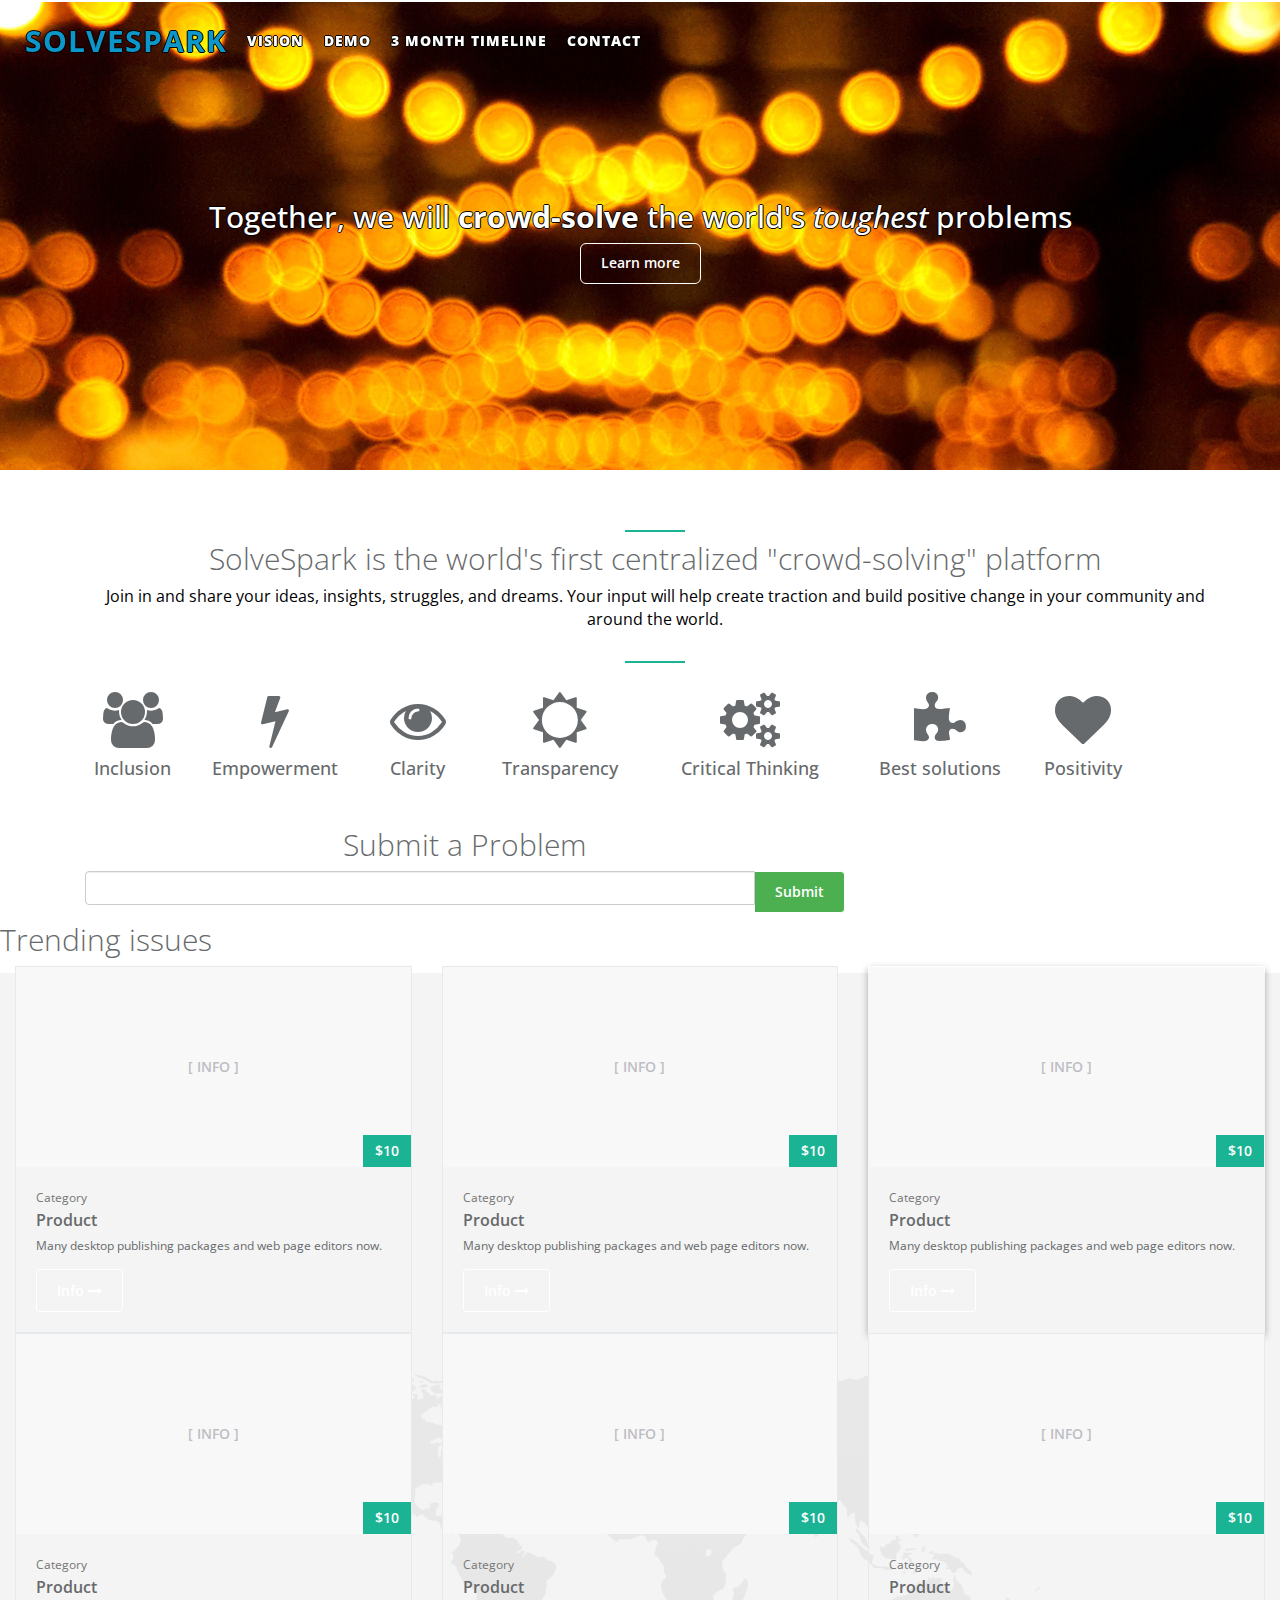
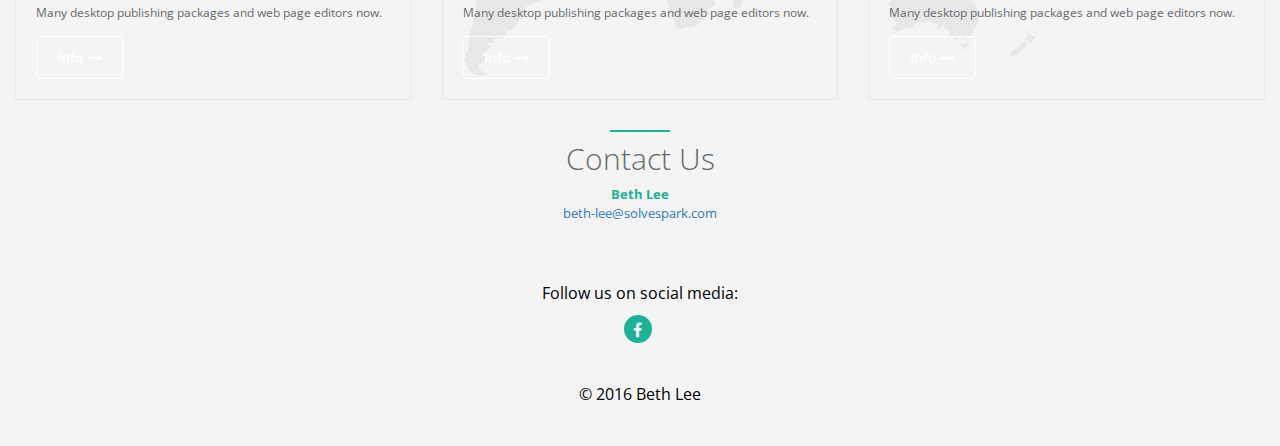
<file: landing_new.html>
<!DOCTYPE html>
    <html lang="en">
    <head>
        <meta charset="utf-8">
        <meta http-equiv="X-UA-Compatible" content="IE=edge">
        <meta name="viewport" content="width=device-width, initial-scale=1">
        <meta name="description" content="">
        <meta name="author" content="">
        <!-- Add Your favicon here -->
        <!--<link rel="icon" href="img/favicon.ico">-->


        <title>SolveSpark - Let's crowd-solve it together!</title>

        <!-- Bootstrap core CSS -->
        <link href="css/bootstrap.min.css" rel="stylesheet">

        <!-- Animation CSS -->
        <link href="css/animate.min.css" rel="stylesheet">

        <link href="font-awesome/css/font-awesome.min.css" rel="stylesheet">

        <!-- Custom styles for this template -->
        <link href="css/style.css" rel="stylesheet">


    <script>
      (function(i,s,o,g,r,a,m){i['GoogleAnalyticsObject']=r;i[r]=i[r]||function(){
      (i[r].q=i[r].q||[]).push(arguments)},i[r].l=1*new Date();a=s.createElement(o),
      m=s.getElementsByTagName(o)[0];a.async=1;a.src=g;m.parentNode.insertBefore(a,m)
      })(window,document,'script','//www.google-analytics.com/analytics.js','ga');
      ga('create', 'UA-69947100-1', 'auto');
      ga('send', 'pageview');
    </script>

    </head>
    <body id="page-top">
        <nav class="navbar navbar-default navbar-fixed-top" role="navigation">
        <div class="navbar navbar-default navbar-fixed-top">
          <div class="container-fluid">
           <div class="navbar-header">
            <div class="navbar-collapse collapse" id="navbar-main">
              <ul class="nav navbar-nav">
                <li><a class="page-scroll" href="http://www.solvespark.com" style="color:#0d96c9;font:arial;font-weight:bold;font-size:30px;">SOLVESPARK</a></li>
                <li><a class="page-scroll" href="about.html">Vision</a></li>
                <li><a class="page-scroll" href="demo.html">Demo</a></li>
                <li><a class="page-scroll" href="#timeline">3 Month Timeline</a></li>
                <li><a class="page-scroll" href="#contact">Contact</a></li>
              </ul>
            </div>
          </div>
        </div>
    </div>
        </nav>


    <div id="inSlider" class="carousel carousel-fade" data-ride="carousel">
        <div class="carousel-inner" role="listbox">
            <div class="item active">
                <div class="container">
                    <div class="carousel-caption blank">
                        <h2>Together, we will <b>crowd-solve</b> the world's <i>toughest</i> problems</h2>

                        <p><a class="btn btn-lg btn-primary" href="#about" role="button">Learn more</a></p>
                    </div>
                </div>
                <!-- Set background for slide in css -->
                <div class="header-back two"></div>
            </div>
        </div>
    </div>

<section id="blurb" class="container services">
    <div class="container">
                        
                <div class="col-lg-12 text-center">
                    <div class="row">
                  <div class="navy-line"></div> 
                    <h1>SolveSpark is the world's first centralized "crowd-solving" platform</h1>
                    <p>Join in and share your ideas, insights, struggles, and dreams.  Your input will help create traction and build positive change in your community and around the world. </p>
                    <div class="navy-line"></div>
                </div>
                   </div></div>
               </section>
<section id="icons" class="container services">
    <div class="container">
                        
                <div class="col-lg-12 text-center">
                    <div class="row">
                <div class="col-md-1">
                    <div class="row">
                    <i class="fa fa-users big-icon"></i>
                    </div> 
                    <div class="row">
                    <h4>Inclusion</h4>
                    </div> 
                </div>
                
                <div class="col-md-2">
                    <div class="row">
                    <i class="fa fa-bolt big-icon"></i>
                    </div> 
                    <div class="row">
                    <h4>Empowerment</h4>
                    </div> 
                </div>
                
                <div class="col-md-1">
                    <div class="row">
                    <i class="fa fa-eye big-icon"></i>
                    </div> 
                    <div class="row">
                    <h4>Clarity</h4>
                    </div> 
                </div>                
                <div class="col-md-2">
                    <div class="row">
                    <i class="fa fa-sun-o big-icon"></i>
                    </div> 
                    <div class="row">
                    <h4>Transparency</h4>
                    </div> 
                </div>
               
                <div class="col-md-2">
                    <div class="row">
                    <i class="fa fa-cogs big-icon"></i>
                    </div> 
                    <div class="row">
                    <h4>Critical Thinking</h4>
                    </div> 
                </div>
                
                <div class="col-md-2">
                    <div class="row">
                    <i class="fa fa-puzzle-piece big-icon"></i>
                    </div> 
                    <div class="row">
                    <h4>Best solutions</h4>
                    </div> 
                </div>
                
                <div class="col-md-1">
                    <div class="row">
                    <i class="fa fa-heart big-icon"></i>
                    </div> 
                    <div class="row">
                    <h4>Positivity</h4>
                    </div> 
                </div>
            </div>
        </div>
</div>
</section>

<section id="submit" class="container services">
    <div class="container">

    <div class="wrapper wrapper-content">
          <div class="col-lg-8 text-center">
    <div class="row"> 
        <h1>Submit a Problem</h1>
<div class="input-group"><input type="text" class="form-control"> <span class="input-group-btn"> <button type="button" class="btn btn-primary" style=
    "background-color: #4CAF50">Submit
                                        </button> </span>
                                        </div>
                                        </div>
                                        </div></div>
                                        </div>
</section>


<section id="trending">
    <div class="wrapper wrapper-content">
          <div class="col-lg-12">
    <div class="row">
        <h1>Trending issues</h1>
                <div class="col-md-4">
                    <div class="ibox">
                        <div class="ibox-content product-box">

                            <div class="product-imitation">
                                [ INFO ]
                            </div>
                            <div class="product-desc">
                                <span class="product-price">
                                    $10
                                </span>
                                <small class="text-muted">Category</small>
                                <a href="#" class="product-name"> Product</a>



                                <div class="small m-t-xs">
                                    Many desktop publishing packages and web page editors now.
                                </div>
                                <div class="m-t text-righ">

                                    <a href="#" class="btn btn-xs btn-outline btn-primary">Info <i class="fa fa-long-arrow-right"></i> </a>
                                </div>
                            </div>
                        </div>
                    </div>
                </div>
                <div class="col-md-4">
                    <div class="ibox">
                        <div class="ibox-content product-box">

                            <div class="product-imitation">
                                [ INFO ]
                            </div>
                            <div class="product-desc">
                                <span class="product-price">
                                    $10
                                </span>
                                <small class="text-muted">Category</small>
                                <a href="#" class="product-name"> Product</a>



                                <div class="small m-t-xs">
                                    Many desktop publishing packages and web page editors now.
                                </div>
                                <div class="m-t text-righ">

                                    <a href="#" class="btn btn-xs btn-outline btn-primary">Info <i class="fa fa-long-arrow-right"></i> </a>
                                </div>
                            </div>
                        </div>
                    </div>
                </div>
                <div class="col-md-4">
                    <div class="ibox">
                        <div class="ibox-content product-box active">

                            <div class="product-imitation">
                                [ INFO ]
                            </div>
                            <div class="product-desc">
                                <span class="product-price">
                                    $10
                                </span>
                                <small class="text-muted">Category</small>
                                <a href="#" class="product-name"> Product</a>



                                <div class="small m-t-xs">
                                    Many desktop publishing packages and web page editors now.
                                </div>
                                <div class="m-t text-righ">

                                    <a href="#" class="btn btn-xs btn-outline btn-primary">Info <i class="fa fa-long-arrow-right"></i> </a>
                                </div>
                            </div>
                        </div>
                    </div>
                </div>
                


</div>
                 <div class="row">
                <div class="col-md-4">
                    <div class="ibox">
                        <div class="ibox-content product-box">

                            <div class="product-imitation">
                                [ INFO ]
                            </div>
                            <div class="product-desc">
                                <span class="product-price">
                                    $10
                                </span>
                                <small class="text-muted">Category</small>
                                <a href="#" class="product-name"> Product</a>



                                <div class="small m-t-xs">
                                    Many desktop publishing packages and web page editors now.
                                </div>
                                <div class="m-t text-righ">

                                    <a href="#" class="btn btn-xs btn-outline btn-primary">Info <i class="fa fa-long-arrow-right"></i> </a>
                                </div>
                            </div>
                        </div>
                    </div>
                </div>
                <div class="col-md-4">
                    <div class="ibox">
                        <div class="ibox-content product-box">

                            <div class="product-imitation">
                                [ INFO ]
                            </div>
                            <div class="product-desc">
                                <span class="product-price">
                                    $10
                                </span>
                                <small class="text-muted">Category</small>
                                <a href="#" class="product-name"> Product</a>



                                <div class="small m-t-xs">
                                    Many desktop publishing packages and web page editors now.
                                </div>
                                <div class="m-t text-righ">

                                    <a href="#" class="btn btn-xs btn-outline btn-primary">Info <i class="fa fa-long-arrow-right"></i> </a>
                                </div>
                            </div>
                        </div>
                    </div>
                </div>
                <div class="col-md-4">
                    <div class="ibox">
                        <div class="ibox-content product-box">

                            <div class="product-imitation">
                                [ INFO ]
                            </div>
                            <div class="product-desc">
                                <span class="product-price">
                                    $10
                                </span>
                                <small class="text-muted">Category</small>
                                <a href="#" class="product-name"> Product</a>



                                <div class="small m-t-xs">
                                    Many desktop publishing packages and web page editors now.
                                </div>
                                <div class="m-t text-righ">

                                    <a href="#" class="btn btn-xs btn-outline btn-primary">Info <i class="fa fa-long-arrow-right"></i> </a>
                                </div>
                            </div>
                        </div>
                    </div>
                </div>
            </div>
        </div>
    </div>
</section>

<!--<section id="about" class="container services">
            <div class="row">
                
                <div class="col-lg-12 features-text">
                    <i class="fa fa-users big-icon"></i>
                    <h2>Inclusion</h2>
                    <p>SolveSpark encourages everyone to participate.  This means all ages, genders, races, classes...everyone around the world!  Everyone has perspectives and ideas that are important!</p>
                </div>
                
                <div class="col-lg-12 features-text">
                    <i class="fa fa-bolt big-icon"></i>
                    <h2>Empowerment</h2>
                    <p>SolveSpark seeks the voices of the entire world, so that together, we can confront world's toughest challenges.  We are challenging the status quo by giving everyone, not only the privileged, a platform to carve out a better future.  Every human has an unbelievable amount of potential.  Let's not let it go to waste.</p>
                </div>
                
                <div class="col-lg-12 features-text">
                    <i class="fa fa-eye big-icon"></i>
                    <h2>Clarity</h2>
                    <p>How do we make sense of all of the world's wonderful insights and turn it into something as powerful as the cure for cancer, the best solutions for climate change, and the end to hunger?  With the world's absolute best data analytics.  SolveSpark will constantly push to be a game-changer in natural language processing and data analytics.</p>
                </div>
            </div>
            <div class="row">
                
                <div class="col-lg-12 features-text">
                    <i class="fa fa-sun-o big-icon"></i>
                    <h2>Transparency</h2>
                    <p>Making facts, figures, and collaboration available to the world will bring legitimacy to the problem-solving process.  Showing the world how things should be versus how they really are has the power to fight corruption.</p>
                </div>
               
                <div class="col-lg-12 features-text">
                    <i class="fa fa-cogs big-icon"></i>
                    <h2>Critical Thinking</h2>
                    <p>SolveSpark will help users think hard to come up with the best solutions.  Tools paired with data analytics will encourage users to think outside the box and will even alert users of biases and other logic flaws.</p>
                </div>
                
                <div class="col-lg-12 features-text">
                    <i class="fa fa-puzzle-piece big-icon"></i>
                    <h2>Best solutions</h2>
                    <p>SolveSpark will help us craft the best solutions by comparing all of the alternatives and judging them based on criteria.  This will make for more effective crowdfunding campaigns.</p>
                </div>
                
                <div class="col-lg-12 features-text">
                    <i class="fa fa-heart big-icon"></i>
                    <h2>Positivity</h2>
                    <p>SolveSpark is focused on creating a positive future for all.  While constructive criticism is encouraged, outright hatred or harassment will not be tolerated.  Solutions that result in the short term or long term harm of any people are not legitimate solutions.  SolveSpark will do its best to enforce these rules.</p>
                </div>
            </div>
        </div>
</section>-->

<!--<section id="timeline" class="timeline gray-section">
    <div class="container">
        <div class="row">
            <div class="col-lg-12 text-center">
                <div class="navy-line"></div>
                <h1>3 Month Timeline</h1>
                <p></p>
            </div>
        </div>
        <div class="row features-block">
        <div class="col-lg-12">
            <div id="vertical timeline" class="vertical-container light-timeline center-orientation">
                   <div class="vertical-timeline-block">
                        <div class="vertical-timeline-icon navy-bg">
                            <i class="fa fa-star"></i>
                        </div>

                        <div class="vertical-timeline-content">
                          <h2>Outreach</h2>
                            <p>Reach out to potential interested parties and establish key relationships</p>
                          
                            <span class="vertical-date">Weeks 1 - 12 <br/> <small>Saturday, December 31st</small> </span>
                        </div>
                    </div>


                    <div class="vertical-timeline-block">
                        <div class="vertical-timeline-icon navy-bg">
                            <i class="fa fa-star"></i>
                        </div>

                        <div class="vertical-timeline-content">
                            <h2>Prototype</h2>
                            <p>Complete the prototype that would allow users to log in, submit information, receive alerts, and view basic analytics.
                            </p>
                            
                            <span class="vertical-date"> Weeks 1 - 7<br/> <small>Monday, November 28th</small> </span>
                        </div>
                    </div>
                    <div class="vertical-timeline-block">
                        <div class="vertical-timeline-icon navy-bg">
                            <i class="fa fa-star"></i>
                        </div>
                        <div class="vertical-timeline-content">
                            <h2>Solicit Feedback</h2>
                            <p>Deploy website to a small group of users to begin populating database and gathering feedback to drive requirements and continuous development.
                            </p>
                            
                            <span class="vertical-date">Weeks 7 - 12<br/> <small>Saturday, December 31st</small> </span>
                        </div>
                        </div>
                    
                    <div class="vertical-timeline-block">
                        <div class="vertical-timeline-icon navy-bg">
                            <i class="fa fa-users"></i>
                        </div>

                    </div>

</div>
                </div>
            </div>

        </div>
    </div>

</section>-->
<section id="contact" class="gray-section contact">
        <div class="container">
            <div class="row m-b-lg">
                <div class="col-lg-12 text-center">
                    <div class="navy-line text-center"></div>
                    <h1>Contact Us</h1>
               
    <!--         <div class="row m-b-lg">
               <div class="col-lg-3 col-lg-offset-3"> -->

                    <address>
                        <strong><span class="navy">Beth Lee</span></strong><br/>
                        <a href="mailto:beth-lee@solvespark.com">beth-lee@solvespark.com</a>
                    </address>

                </div> </div>
             <!-- <div class="col-lg-4">
            
            </div> -->
            <div class="row">
                <div class="col-lg-12 text-center">
                    <p class="m-t-sm">
                        Follow us on social media:  
                    </p>
                    <ul class="list-inline social-icon">
                        <li><a href="http://facebook.com/solvespark"><i class="fa fa-facebook"></i></a>
                        </li>
                       <!-- <li><a href="#"><i class="fa fa-twitter"></i></a>
                        </li>
                        <li><a href="#"><i class="fa fa-linkedin"></i></a>
                        </li>-->
                    </ul>
                </div>
            </div> 
            <div class="row">
                <div class="col-lg-8 col-lg-offset-2 text-center m-t-lg m-b-lg">
                    <p>&copy; 2016 Beth Lee <br/></p>
                </div>
            </div></div>

    </section>

    <script src="js/jquery-2.1.1.js"></script>
    <script src="js/pace.min.js"></script>
    <script src="js/bootstrap.min.js"></script>
    <script src="js/classie.js"></script>
    <script src="js/cbpAnimatedHeader.js"></script>
    <script src="js/wow.min.js"></script>
    <script src="js/inspinia.js"></script>
    </body>
</html>
</file>
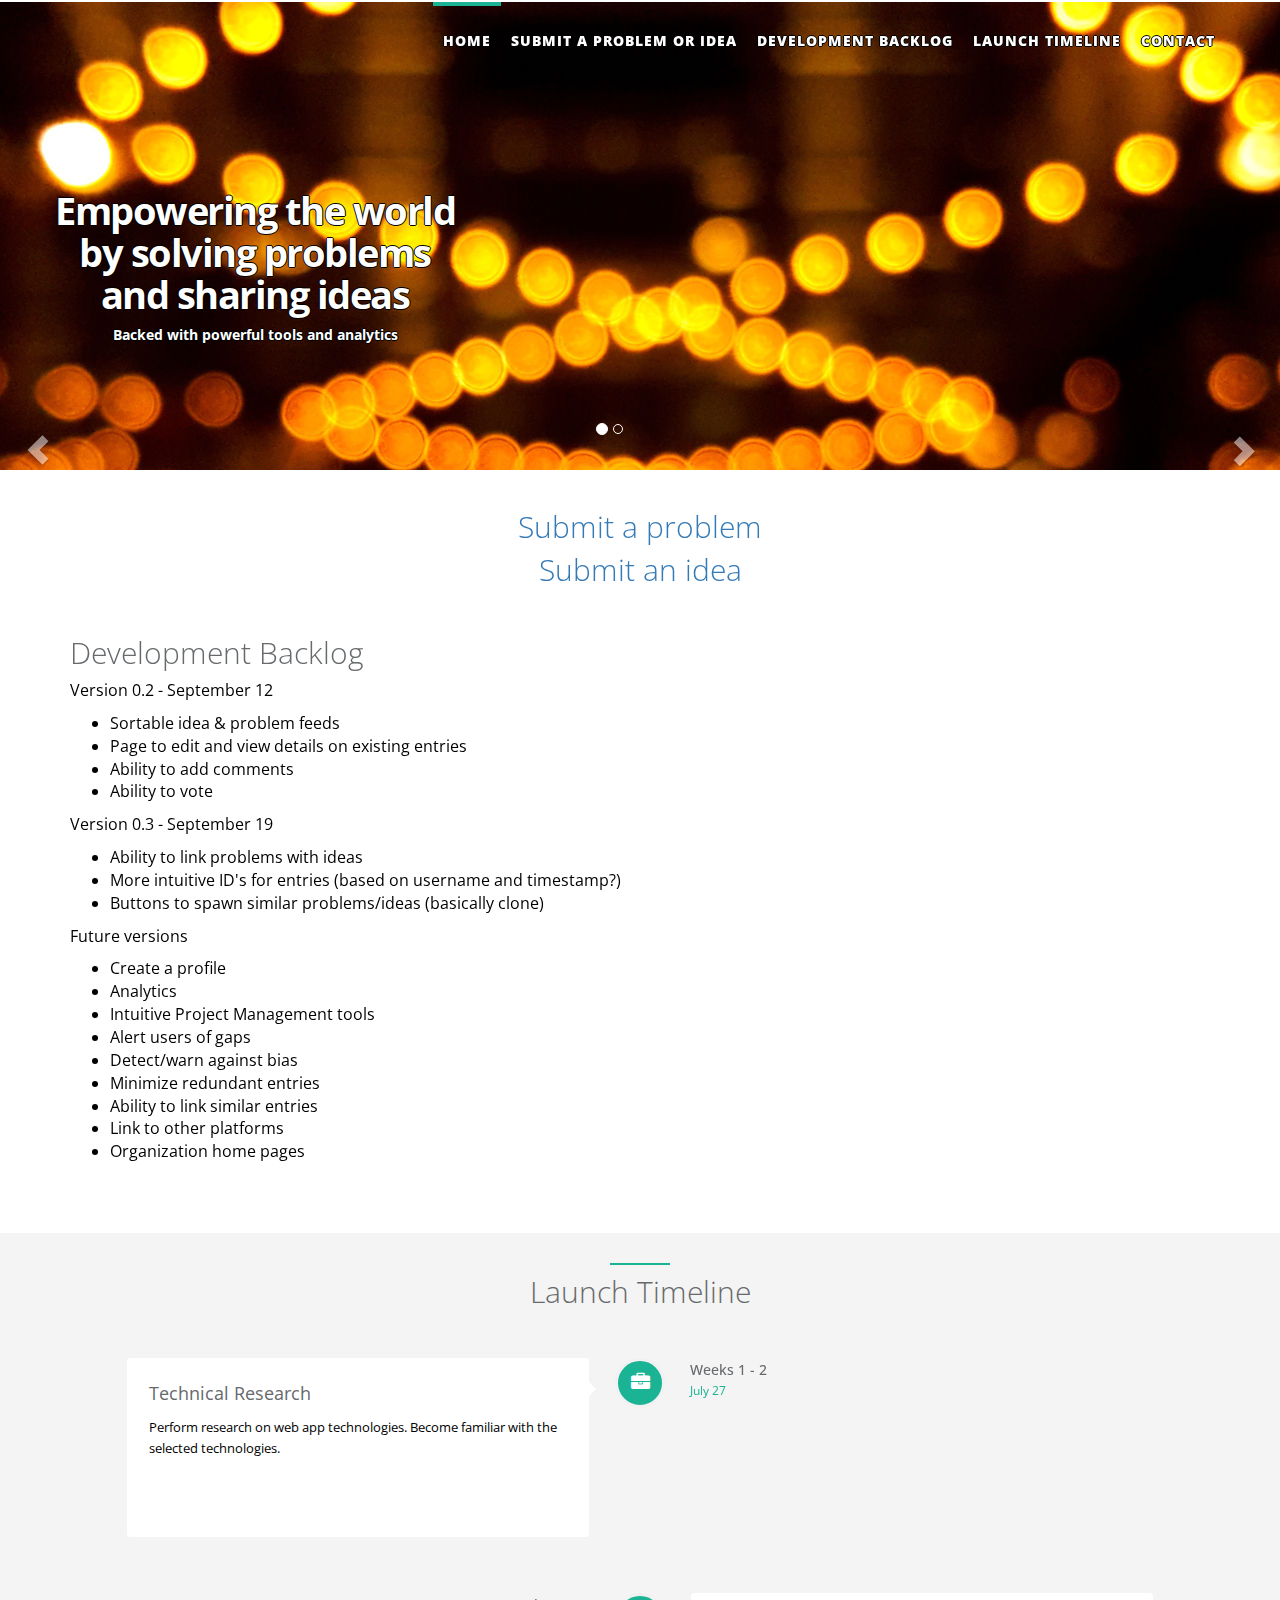
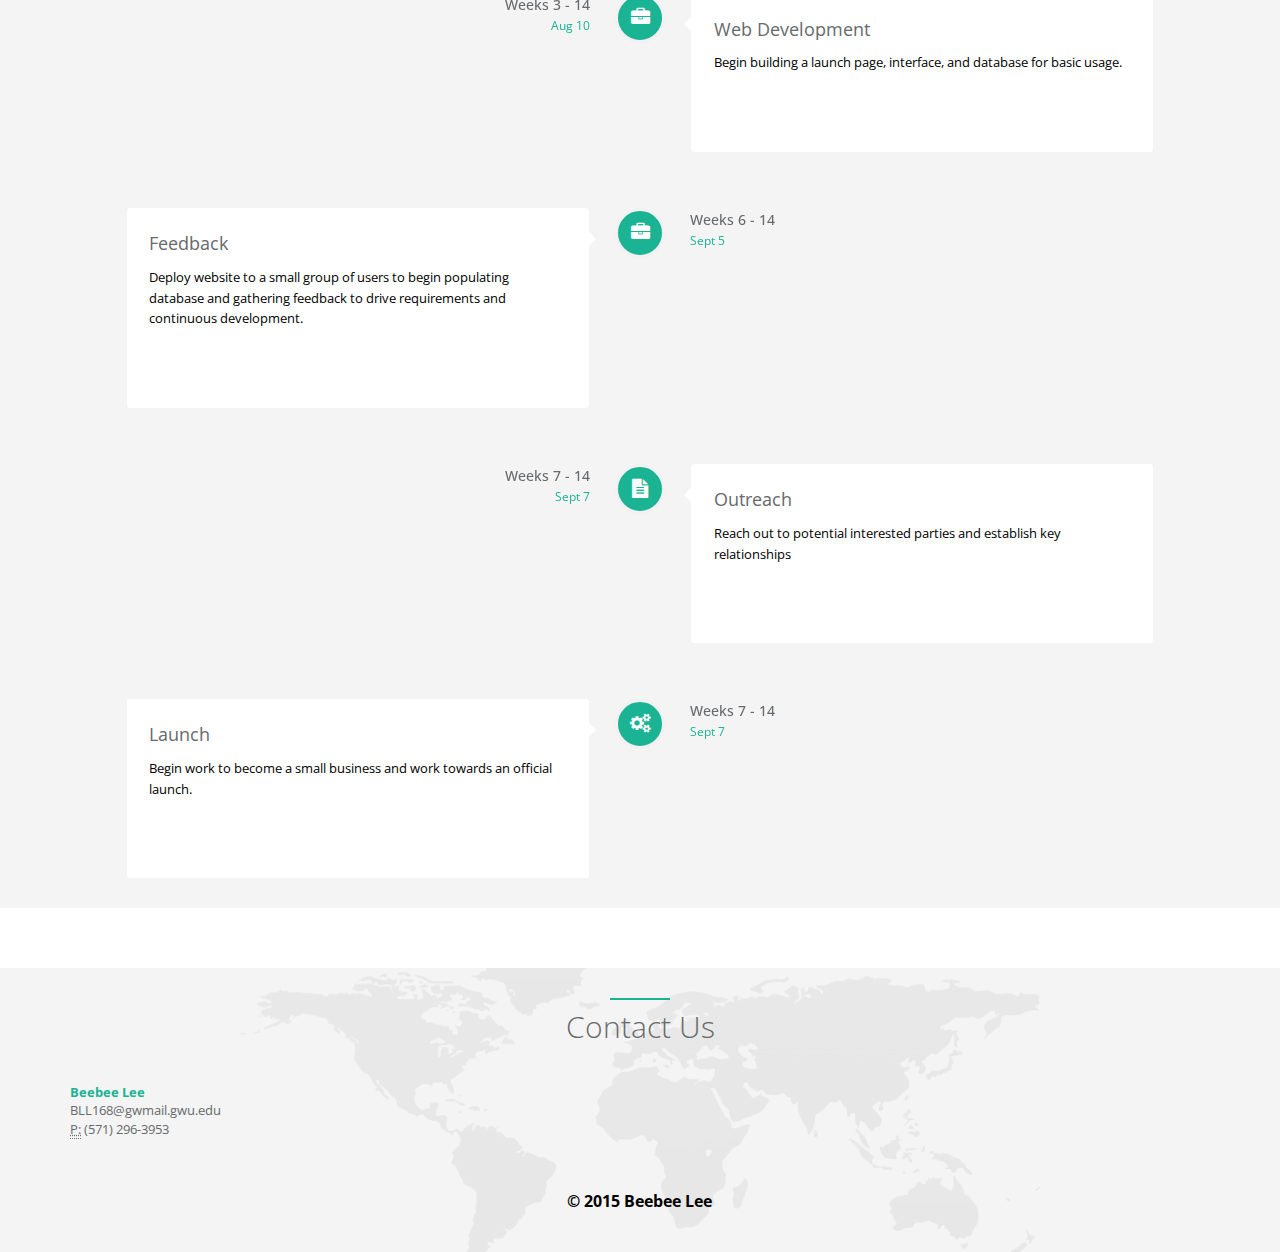
<file: landing_test.html>
<!DOCTYPE html>
<html lang="en">
<head>
    <meta charset="utf-8">
    <meta http-equiv="X-UA-Compatible" content="IE=edge">
    <meta name="viewport" content="width=device-width, initial-scale=1">
    <meta name="description" content="">
    <meta name="author" content="">
    <!-- Add Your favicon here -->
    <!--<link rel="icon" href="img/favicon.ico">-->

    <title>this is the starting point</title>

    <!-- Bootstrap core CSS -->
    <link href="css/bootstrap.min.css" rel="stylesheet">

    <!-- Animation CSS -->
    <link href="css/animate.min.css" rel="stylesheet">

    <link href="font-awesome/css/font-awesome.min.css" rel="stylesheet">

    <!-- HTML5 shim and Respond.js for IE8 support of HTML5 elements and media queries -->
    <!--[if lt IE 9]>
    <script src="https://oss.maxcdn.com/html5shiv/3.7.2/html5shiv.min.js"></script>
    <script src="https://oss.maxcdn.com/respond/1.4.2/respond.min.js"></script>
    <![endif]-->

    <!-- Custom styles for this template -->
    <link href="css/style.css" rel="stylesheet">
</head>
<body id="page-top">
<div class="navbar-wrapper">
        <nav class="navbar navbar-default navbar-fixed-top" role="navigation">
            <div class="container">
                <div class="navbar-header page-scroll">
                    <button type="button" class="navbar-toggle collapsed" data-toggle="collapse" data-target="#navbar" aria-expanded="false" aria-controls="navbar">
                        <span class="sr-only">Toggle navigation</span>
                        <span class="icon-bar"></span>
                        <span class="icon-bar"></span>
                        <span class="icon-bar"></span>
                    </button>
                </div>
                <div id="navbar" class="navbar-collapse collapse">
                    <ul class="nav navbar-nav navbar-right">
                        <li><a class="page-scroll" href="#page-top">Home</a></li>
                        <li><a class="page-scroll" href="#submit">Submit a Problem or Idea</a></li>
                        <li><a class="page-scroll" href="#backlog">Development Backlog</a></li>
                        <li><a class="page-scroll" href="#timeline">Launch Timeline</a></li>
                        <!--<li><a class="page-scroll" href="#team">Team</a></li>-->
                        <!-- <li><a class="page-scroll" href="#testimonials">Testimonials</a></li>-->
                        <!-- <li><a class="page-scroll" href="#pricing">Pricing</a></li>-->
                        <li><a class="page-scroll" href="#contact">Contact</a></li>
                    </ul>
                </div>
            </div>
        </nav>
</div>
<div id="inSlider" class="carousel carousel-fade" data-ride="carousel">
    <ol class="carousel-indicators">
        <li data-target="#inSlider" data-slide-to="0" class="active"></li>
        <li data-target="#inSlider" data-slide-to="1"></li>
       <!-- <li data-target="#inSlider" data-slide-to="2"></li> -->
   </ol>
    <div class="carousel-inner" role="listbox">
        <div class="item active">
            <div class="container">
                <div class="carousel-caption">
                    <h1>Empowering the world<br/>
                        by solving problems<br/>
                        and sharing ideas<br/></h1>
                    <p>Backed with powerful tools and analytics</p>
                   <!-- <p>
                        <a class="btn btn-lg btn-primary" href="#" role="button">READ MORE</a>
                          <a class="caption-link" href="#" role="button">Inspinia Theme</a> 
                    </p> -->
                </div>
                <!-- <div class="carousel-image wow zoomIn">
                    <img src="img/laptop.png" alt="laptop"/>
                </div> -->
            </div>
            <!-- Set background for slide in css -->
            <div class="header-back one"></div>

        </div>
        <div class="item">
            <div class="container">
                <div class="carousel-caption blank">
                    <h1>Welcome to the bright ages...<br/></h1>
                    <p>Where communities come together and improve the world.</p>
                    <!--<p><a class="btn btn-lg btn-primary" href="#" role="button">Learn more</a></p> -->
                </div>
            </div>
            <!-- Set background for slide in css -->
            <div class="header-back two"></div>
        </div>        
       <!-- <div class="item">
            <div class="container">
                <div class="carousel-caption blank">
                    <h1>Welcome to the bright ages...<br/></h1>
                    <p>Where communities come together and improve the world.</p>
                    <p><a class="btn btn-lg btn-primary" href="#" role="button">Learn more</a></p>
                </div>
            </div> -->
            <!-- Set background for slide in css -->
        <!--    <div class="header-back three"></div> -->
        </div>
    </div>
    <a class="left carousel-control" href="#inSlider" role="button" data-slide="prev">
        <span class="glyphicon glyphicon-chevron-left" aria-hidden="true"></span>
        <span class="sr-only">Previous</span>
    </a>
    <a class="right carousel-control" href="#inSlider" role="button" data-slide="next">
        <span class="glyphicon glyphicon-chevron-right" aria-hidden="true"></span>
        <span class="sr-only">Next</span>
    </a>
</div>


<section id="submit" class="container services">
    <div class="row">
        <div class="col-lg-12 text-center">
<h1>
<!-- Yes, I know this page sucks right now :(  I'm a little bit tired and uninspired at the moment!  Thanks for your patience :) -->
<a href="https://vast-oasis-7387.herokuapp.com/ProblemSubmit.html">Submit a problem</a>
</h1>
<h1>
<a href="https://vast-oasis-7387.herokuapp.com/IdeaSubmit.html">Submit an idea</a> 
</h1>
<!--
            <h1>About<br/></h1>
            <p>Our mission is to not only provide a platform in which anyone can report any kind of problem and any kind of idea, but to also <br/> make it easy
                to come up with the best possible solutions and to empower communities in resolving their own problems.</p>
        </div>
    </div>
    <div class="row">
        <div class="col-sm-4">
            <h2>Start Anywhere</h2>
            <p>Whether you notice a problem and want to report it, if you suddenly have a genius idea, or if you just want to browse the site, <br/>there are plenty of places for you to engage and make a difference!</p>
            <p><a class="navy-link" href="#" role="button">Details &raquo;</a></p>
        </div>
        <div class="col-sm-4">
            <h2>Anyone</h2>
            <p>Our ultimate goal is to reach the broadest audience possible.  Everyone has useful insight and ideas that can make a difference.</p>
            <p><a class="navy-link" href="#" role="button">Details &raquo;</a></p>
        </div>
        <div class="col-sm-4">
            <h2>Analytics</h2>
            <p>Without the ability to make sense of the information, the data is useless.  </p>
            <p><a class="navy-link" href="#" role="button">Details &raquo;</a></p>
        </div>
    </div> -->
</section>

<section id="backlog" class="container services">
    <div class="row">
        <div class="col-lg-12">

            <h1>Development Backlog<br/></h1>
            <p>Version 0.2 - September 12<ul>
<li>Sortable idea & problem feeds</li>
<li>Page to edit and view details on existing entries</li>
<li>Ability to add comments</li>
<li>Ability to vote</li>
</ul></p>
<p>Version 0.3 - September 19<ul>
<li>Ability to link problems with ideas</li>
<li>More intuitive ID's for entries (based on username and timestamp?)</li>
<li>Buttons to spawn similar problems/ideas (basically clone)</li>
            </ul></p>
            <p>Future versions<ul>
<li>Create a profile</li>
<li>Analytics</li>
<li>Intuitive Project Management tools</li>
<li>Alert users of gaps</li>
<li>Detect/warn against bias</li>
<li>Minimize redundant entries</li>
<li>Ability to link similar entries</li>
<li>Link to other platforms</li>
<li>Organization home pages</li>

            </ul></p>
        </div>
    </div> 
</section>

<!--** ADD BACK WHEN WE CAN DEMO SOME PM TOOLZ??***
<section  class="container features">
    <div class="row">
        <div class="col-lg-12 text-center">
            <div class="navy-line"></div>
            <h1>Over 40+ unique view<br/> <span class="navy"> with many custom components</span> </h1>
            <p>Donec sed odio dui. Etiam porta sem malesuada magna mollis euismod. </p>
        </div>
    </div>
    <div class="row">
        <div class="col-md-3 text-center wow fadeInLeft">
            <div>
                <i class="fa fa-mobile features-icon"></i>
                <h2>Full responsive</h2>
                <p>Donec sed odio dui. Etiam porta sem malesuada magna mollis euismod. Nullam id dolor id nibh ultricies vehicula ut id elit. Morbi leo risus.</p>
            </div>
            <div class="m-t-lg">
                <i class="fa fa-bar-chart features-icon"></i>
                <h2>6 Charts Library</h2>
                <p>Donec sed odio dui. Etiam porta sem malesuada magna mollis euismod. Nullam id dolor id nibh ultricies vehicula ut id elit. Morbi leo risus.</p>
            </div>
        </div>
        <div class="col-md-6 text-center  wow zoomIn">
            <img src="img/perspective.png" alt="dashboard" class="img-responsive">
        </div>
        <div class="col-md-3 text-center wow fadeInRight">
            <div>
                <i class="fa fa-envelope features-icon"></i>
                <h2>Mail pages</h2>
                <p>Donec sed odio dui. Etiam porta sem malesuada magna mollis euismod. Nullam id dolor id nibh ultricies vehicula ut id elit. Morbi leo risus.</p>
            </div>
            <div class="m-t-lg">
                <i class="fa fa-google features-icon"></i>
                <h2>AngularJS version</h2>
                <p>Donec sed odio dui. Etiam porta sem malesuada magna mollis euismod. Nullam id dolor id nibh ultricies vehicula ut id elit. Morbi leo risus.</p>
            </div>
        </div>
    </div>-->
    <!--<div class="row">
        <div class="col-lg-12 text-center">
            <div class="navy-line"></div>
            <h1>Discover great features</h1>
            <p>Donec sed odio dui. Etiam porta sem malesuada magna mollis euismod. </p>
        </div>
    </div>
    <div class="row features-block">
        <div class="col-lg-6 features-text wow fadeInLeft">
            <small>INSPINIA</small>
            <h2>Perfectly designed </h2>
            <p>INSPINIA Admin Theme is a premium admin dashboard template with flat design concept. It is fully responsive admin dashboard template built with Bootstrap 3+ Framework, HTML5 and CSS3, Media query. It has a huge collection of reusable UI components and integrated with latest jQuery plugins.</p>
            <a href="" class="btn btn-primary">Learn more</a>
        </div>
        <div class="col-lg-6 text-right wow fadeInRight">
            <img src="img/dashboard.png" alt="dashboard" class="img-responsive pull-right">
        </div>
    </div>
</section>-->

<!--<section id="team" class="gray-section team">
    <div class="container">
        <div class="row m-b-lg">
            <div class="col-lg-12 text-center">
                <div class="navy-line"></div>
                <h1>Our Team</h1>
                <p>Donec sed odio dui. Etiam porta sem malesuada magna mollis euismod.</p>
            </div>
        </div>
        <div class="row">
            <div class="col-sm-4 wow fadeInLeft">
                <div class="team-member">
                    <img src="img/avatar3.jpg" class="img-responsive img-circle img-small" alt="">
                    <h4><span class="navy">Amelia</span> Smith</h4>
                    <p>Lorem ipsum dolor sit amet, illum fastidii dissentias quo ne. Sea ne sint animal iisque, nam an soluta sensibus. </p>
                    <ul class="list-inline social-icon">
                        <li><a href="#"><i class="fa fa-twitter"></i></a>
                        </li>
                        <li><a href="#"><i class="fa fa-facebook"></i></a>
                        </li>
                        <li><a href="#"><i class="fa fa-linkedin"></i></a>
                        </li>
                    </ul>
                </div>
            </div>
            <div class="col-sm-4">
                <div class="team-member wow zoomIn">
                    <img src="img/avatar1.jpg" class="img-responsive img-circle" alt="">
                    <h4><span class="navy">John</span> Novak</h4>
                    <p>Lorem ipsum dolor sit amet, illum fastidii dissentias quo ne. Sea ne sint animal iisque, nam an soluta sensibus.</p>
                    <ul class="list-inline social-icon">
                        <li><a href="#"><i class="fa fa-twitter"></i></a>
                        </li>
                        <li><a href="#"><i class="fa fa-facebook"></i></a>
                        </li>
                        <li><a href="#"><i class="fa fa-linkedin"></i></a>
                        </li>
                    </ul>
                </div>
            </div>
            <div class="col-sm-4 wow fadeInRight">
                <div class="team-member">
                    <img src="img/avatar2.jpg" class="img-responsive img-circle img-small" alt="">
                    <h4><span class="navy">Peter</span> Johnson</h4>
                    <p>Lorem ipsum dolor sit amet, illum fastidii dissentias quo ne. Sea ne sint animal iisque, nam an soluta sensibus.</p>
                    <ul class="list-inline social-icon">
                        <li><a href="#"><i class="fa fa-twitter"></i></a>
                        </li>
                        <li><a href="#"><i class="fa fa-facebook"></i></a>
                        </li>
                        <li><a href="#"><i class="fa fa-linkedin"></i></a>
                        </li>
                    </ul>
                </div>
            </div>
        </div>
        <div class="row">
            <div class="col-lg-8 col-lg-offset-2 text-center m-t-lg m-b-lg">
                <p>Lorem ipsum dolor sit amet, consectetur adipisicing elit. Aut eaque, laboriosam veritatis, quos non quis ad perspiciatis, totam corporis ea, alias ut unde.</p>
            </div>
        </div>
    </div>
</section>-->

<!--<section class="features">
    <div class="container">
        <div class="row">
            <div class="col-lg-12 text-center">
                <div class="navy-line"></div>
                <h1>Even more great feautres</h1>
                <p>Donec sed odio dui. Etiam porta sem malesuada magna mollis euismod. </p>
            </div>
        </div>
        <div class="row features-block">
            <div class="col-lg-3 features-text wow fadeInLeft">
                <small>INSPINIA</small>
                <h2>Perfectly designed </h2>
                <p>INSPINIA Admin Theme is a premium admin dashboard template with flat design concept. It is fully responsive admin dashboard template built with Bootstrap 3+ Framework, HTML5 and CSS3, Media query. It has a huge collection of reusable UI components and integrated with latest jQuery plugins.</p>
                <a href="" class="btn btn-primary">Learn more</a>
            </div>
            <div class="col-lg-6 text-right m-t-n-lg wow zoomIn">
                <img src="img/iphone.jpg" class="img-responsive" alt="dashboard">
            </div>
            <div class="col-lg-3 features-text text-right wow fadeInRight">
                <small>INSPINIA</small>
                <h2>Perfectly designed </h2>
                <p>INSPINIA Admin Theme is a premium admin dashboard template with flat design concept. It is fully responsive admin dashboard template built with Bootstrap 3+ Framework, HTML5 and CSS3, Media query. It has a huge collection of reusable UI components and integrated with latest jQuery plugins.</p>
                <a href="" class="btn btn-primary">Learn more</a>
            </div>
        </div>
    </div>

</section>-->
<section id="timeline" class="timeline gray-section">
    <div class="container">
        <div class="row">
            <div class="col-lg-12 text-center">
                <div class="navy-line"></div>
                <h1>Launch Timeline</h1>
                <p></p>
            </div>
        </div>
        <div class="row features-block">
	    <div class="col-lg-12">
	        <div id="vertical timeline" class="vertical-container light-timeline center-orientation">
                   <div class="vertical-timeline-block">
                        <div class="vertical-timeline-icon navy-bg">
                            <i class="fa fa-briefcase"></i>
                        </div>

                        <div class="vertical-timeline-content">
                          <h2>Technical Research</h2>
                            <p>Perform research on web app technologies.  Become familiar with the selected technologies.
                            </p>
                            <a href="#" class="btn btn-xs btn-primary"> More info</a>
                            <span class="vertical-date">Weeks 1 - 2 <br/> <small>July 27</small> </span>
                        </div>
                    </div>
                    <div class="vertical-timeline-block">
                        <div class="vertical-timeline-icon navy-bg">
                            <i class="fa fa-briefcase"></i>
                        </div>

                        <div class="vertical-timeline-content">
                            <h2>Web Development</h2>
                            <p>Begin building a launch page, interface, and database for basic usage.
                            </p>
                            <a href="#" class="btn btn-xs btn-primary"> More info</a>
                            <span class="vertical-date">Weeks 3 - 14<br/> <small>Aug 10</small> </span>
                        </div>
                    </div>
                    <div class="vertical-timeline-block">
                        <div class="vertical-timeline-icon navy-bg">
                            <i class="fa fa-briefcase"></i>
                        </div>

                        <div class="vertical-timeline-content">
                            <h2>Feedback</h2>
                            <p>Deploy website to a small group of users to begin populating database and gathering feedback to drive requirements and continuous development.
                            </p>
                            <a href="#" class="btn btn-xs btn-primary"> More info</a>
                            <span class="vertical-date">Weeks 6 - 14<br/> <small>Sept 5</small> </span>
                        </div>
                    </div>

                    <div class="vertical-timeline-block">
                        <div class="vertical-timeline-icon navy-bg">
                            <i class="fa fa-file-text"></i>
                        </div>

                        <div class="vertical-timeline-content">
                            <h2>Outreach</h2>
                            <p>Reach out to potential interested parties and establish key relationships</p>
                            <a href="#" class="btn btn-xs btn-primary"> More info</a>
                            <span class="vertical-date"> Weeks 7 - 14 <br/> <small>Sept 7</small> </span>
                        </div>
                    </div>

                    <div class="vertical-timeline-block">
                        <div class="vertical-timeline-icon navy-bg">
                            <i class="fa fa-cogs"></i>
                        </div>

                        <div class="vertical-timeline-content">
                            <h2>Launch</h2>
                            <p>Begin work to become a small business and work towards an official launch. </p>
                            <a href="#" class="btn btn-xs btn-primary"> More info</a>
                            <span class="vertical-date">Weeks 7 - 14 <br/> <small>Sept 7</small> </span>
                        </div>
                    </div>

                </div>
            </div>

        </div>
    </div>

</section>

<!--<section id="testimonials" class="navy-section testimonials" style="margin-top: 0">

    <div class="container">
        <div class="row">
            <div class="col-lg-12 text-center wow zoomIn">
                <i class="fa fa-comment big-icon"></i>
                <h1>
                    What our users say
                </h1>
                <div class="testimonials-text">
                    <i>"Many desktop publishing packages and web page editors now use Lorem Ipsum as their default model text, and a search for 'lorem ipsum' will uncover many web sites still in their infancy. Various versions have evolved over the years, sometimes by accident, sometimes on purpose (injected humour and the like)."</i>
                </div>
                <small>
                    <strong>12.02.2014 - Andy Smith</strong>
                </small>
            </div>
        </div>
    </div>

</section>
<section class="comments gray-section" style="margin-top: 0">
    <div class="container">
        <div class="row">
            <div class="col-lg-12 text-center">
                <div class="navy-line"></div>
                <h1>What our partners say</h1>
                <p>Donec sed odio dui. Etiam porta sem malesuada. </p>
            </div>
        </div>
        <div class="row features-block">
            <div class="col-lg-4">
                <div class="bubble">
                    "Uncover many web sites still in their infancy. Various versions have evolved over the years, sometimes by accident, sometimes on purpose (injected humour and the like)."
                </div>
                <div class="comments-avatar">
                    <a href="" class="pull-left">
                        <img alt="image" src="img/avatar3.jpg">
                    </a>
                    <div class="media-body">
                        <div class="commens-name">
                            Andrew Williams
                        </div>
                        <small class="text-muted">Company X from California</small>
                    </div>
                </div>
            </div>

            <div class="col-lg-4">
                <div class="bubble">
                    "Uncover many web sites still in their infancy. Various versions have evolved over the years, sometimes by accident, sometimes on purpose (injected humour and the like)."
                </div>
                <div class="comments-avatar">
                    <a href="" class="pull-left">
                        <img alt="image" src="img/avatar1.jpg">
                    </a>
                    <div class="media-body">
                        <div class="commens-name">
                            Andrew Williams
                        </div>
                        <small class="text-muted">Company X from California</small>
                    </div>
                </div>
            </div>

            <div class="col-lg-4">
                <div class="bubble">
                    "Uncover many web sites still in their infancy. Various versions have evolved over the years, sometimes by accident, sometimes on purpose (injected humour and the like)."
                </div>
                <div class="comments-avatar">
                    <a href="" class="pull-left">
                        <img alt="image" src="img/avatar2.jpg">
                    </a>
                    <div class="media-body">
                        <div class="commens-name">
                            Andrew Williams
                        </div>
                        <small class="text-muted">Company X from California</small>
                    </div>
                </div>
            </div>



        </div>
    </div>

</section>-->
<!--
<section class="features">
    <div class="container">
        <div class="row">
            <div class="col-lg-12 text-center">
                <div class="navy-line"></div>
                <h1>More and more extra great feautres</h1>
                <p>Donec sed odio dui. Etiam porta sem malesuada magna mollis euismod. </p>
            </div>
        </div>
        <div class="row">
            <div class="col-lg-5 col-lg-offset-1 features-text">
                <small>INSPINIA</small>
                <h2>Perfectly designed </h2>
                <i class="fa fa-bar-chart big-icon pull-right"></i>
                <p>INSPINIA Admin Theme is a premium admin dashboard template with flat design concept. It is fully responsive admin dashboard template built with Bootstrap 3+ Framework, HTML5 and CSS3, Media query. It has a huge collection of reusable UI components and integrated with.</p>
            </div>
            <div class="col-lg-5 features-text">
                <small>INSPINIA</small>
                <h2>Perfectly designed </h2>
                <i class="fa fa-bolt big-icon pull-right"></i>
                <p>INSPINIA Admin Theme is a premium admin dashboard template with flat design concept. It is fully responsive admin dashboard template built with Bootstrap 3+ Framework, HTML5 and CSS3, Media query. It has a huge collection of reusable UI components and integrated with.</p>
            </div>
        </div>
        <div class="row">
            <div class="col-lg-5 col-lg-offset-1 features-text">
                <small>INSPINIA</small>
                <h2>Perfectly designed </h2>
                <i class="fa fa-clock-o big-icon pull-right"></i>
                <p>INSPINIA Admin Theme is a premium admin dashboard template with flat design concept. It is fully responsive admin dashboard template built with Bootstrap 3+ Framework, HTML5 and CSS3, Media query. It has a huge collection of reusable UI components and integrated with.</p>
            </div>
            <div class="col-lg-5 features-text">
                <small>INSPINIA</small>
                <h2>Perfectly designed </h2>
                <i class="fa fa-users big-icon pull-right"></i>
                <p>INSPINIA Admin Theme is a premium admin dashboard template with flat design concept. It is fully responsive admin dashboard template built with Bootstrap 3+ Framework, HTML5 and CSS3, Media query. It has a huge collection of reusable UI components and integrated with.</p>
            </div>
        </div>
    </div>

</section>-->
<!--<section id="pricing" class="pricing">
    <div class="container">
        <div class="row m-b-lg">
            <div class="col-lg-12 text-center">
                <div class="navy-line"></div>
                <h1>App Pricing</h1>
                <p>Donec sed odio dui. Etiam porta sem malesuada magna mollis euismod.</p>
            </div>
        </div>
        <div class="row">
            <div class="col-lg-4 wow zoomIn">
                <ul class="pricing-plan list-unstyled">
                    <li class="pricing-title">
                        Basic
                    </li>
                    <li class="pricing-desc">
                        Lorem ipsum dolor sit amet, illum fastidii dissentias quo ne. Sea ne sint animal iisque, nam an soluta sensibus.
                    </li>
                    <li class="pricing-price">
                        <span>$16</span> / month
                    </li>
                    <li>
                        Dashboards
                    </li>
                    <li>
                        Projects view
                    </li>
                    <li>
                        Contacts
                    </li>
                    <li>
                        Calendar
                    </li>
                    <li>
                        AngularJs
                    </li>
                    <li>
                        <a class="btn btn-primary btn-xs" href="#">Signup</a>
                    </li>
                </ul>
            </div>

            <div class="col-lg-4 wow zoomIn">
                <ul class="pricing-plan list-unstyled selected">
                    <li class="pricing-title">
                        Standard
                    </li>
                    <li class="pricing-desc">
                        Lorem ipsum dolor sit amet, illum fastidii dissentias quo ne. Sea ne sint animal iisque, nam an soluta sensibus.
                    </li>
                    <li class="pricing-price">
                        <span>$22</span> / month
                    </li>
                    <li>
                        Dashboards
                    </li>
                    <li>
                        Projects view
                    </li>
                    <li>
                        Contacts
                    </li>
                    <li>
                        Calendar
                    </li>
                    <li>
                        AngularJs
                    </li>
                    <li>
                        <strong>Support platform</strong>
                    </li>
                    <li class="plan-action">
                        <a class="btn btn-primary btn-xs" href="#">Signup</a>
                    </li>
                </ul>
            </div>

            <div class="col-lg-4 wow zoomIn">
                <ul class="pricing-plan list-unstyled">
                    <li class="pricing-title">
                        Premium
                    </li>
                    <li class="pricing-desc">
                        Lorem ipsum dolor sit amet, illum fastidii dissentias quo ne. Sea ne sint animal iisque, nam an soluta sensibus.
                    </li>
                    <li class="pricing-price">
                        <span>$160</span> / month
                    </li>
                    <li>
                        Dashboards
                    </li>
                    <li>
                        Projects view
                    </li>
                    <li>
                        Contacts
                    </li>
                    <li>
                        Calendar
                    </li>
                    <li>
                        AngularJs
                    </li>
                    <li>
                        <a class="btn btn-primary btn-xs" href="#">Signup</a>
                    </li>
                </ul>
            </div>
        </div>
        <div class="row m-t-lg">
            <div class="col-lg-8 col-lg-offset-2 text-center m-t-lg">
                <p>*Many desktop publishing packages and web page editors now use Lorem Ipsum as their default model text, and a search for 'lorem ipsum' will uncover many web sites still in their infancy. <span class="navy">Various versions</span>  have evolved over the years, sometimes by accident, sometimes on purpose (injected humour and the like).</p>
            </div>
        </div>
    </div>

</section>-->

<section id="contact" class="gray-section contact">
    <div class="container">
        <div class="row m-b-lg">
            <div class="col-lg-12 text-center">
                <div class="navy-line"></div>
                <h1>Contact Us</h1>
<!--                <p>Donec sed odio dui. Etiam porta sem malesuada magna mollis euismod.</p> -->
            </div>
        </div>
<!--         <div class="row m-b-lg">
           <div class="col-lg-3 col-lg-offset-3"> -->
                <address>
                    <strong><span class="navy">Beebee Lee</span></strong><br/>
                    BLL168@gwmail.gwu.edu
                    <!--795 Folsom Ave, Suite 600<br/>
                    San Francisco, CA 94107<br/> --> <br/>
                    <abbr title="Phone">P:</abbr> (571) 296-3953
                </address>
            </div>
          <div class="col-lg-4">
               <!--   <p class="text-color">
                    Consectetur adipisicing elit. Aut eaque, totam corporis laboriosam veritatis quis ad perspiciatis, totam corporis laboriosam veritatis, consectetur adipisicing elit quos non quis ad perspiciatis, totam corporis ea,
                </p>
            </div>-->
        </div>
        <!--<div class="row">
            <div class="col-lg-12 text-center">
                <a href="mailto:bll168@gwmail.gwu.edu" class="btn btn-primary">Send us mail</a>
                <p class="m-t-sm">
                    Or follow us on a social platform
                </p>
                <ul class="list-inline social-icon">
                    <li><a href="#"><i class="fa fa-twitter"></i></a>
                    </li>
                    <li><a href="#"><i class="fa fa-facebook"></i></a>
                    </li>
                    <li><a href="#"><i class="fa fa-linkedin"></i></a>
                    </li>
                </ul>
            </div>-->
        </div> 
        <div class="row">
            <div class="col-lg-8 col-lg-offset-2 text-center m-t-lg m-b-lg">
                <p><strong>&copy; 2015 Beebee Lee </strong><br/><!-- consectetur adipisicing elit. Aut eaque, laboriosam veritatis, quos non quis ad perspiciatis, totam corporis ea, alias ut unde. --></p>
            </div>
        </div>

</section>

<script src="js/jquery-2.1.1.js"></script>
<script src="js/pace.min.js"></script>
<script src="js/bootstrap.min.js"></script>
<script src="js/classie.js"></script>
<script src="js/cbpAnimatedHeader.js"></script>
<script src="js/wow.min.js"></script>
<script src="js/inspinia.js"></script>
</body>
</html>
</file>
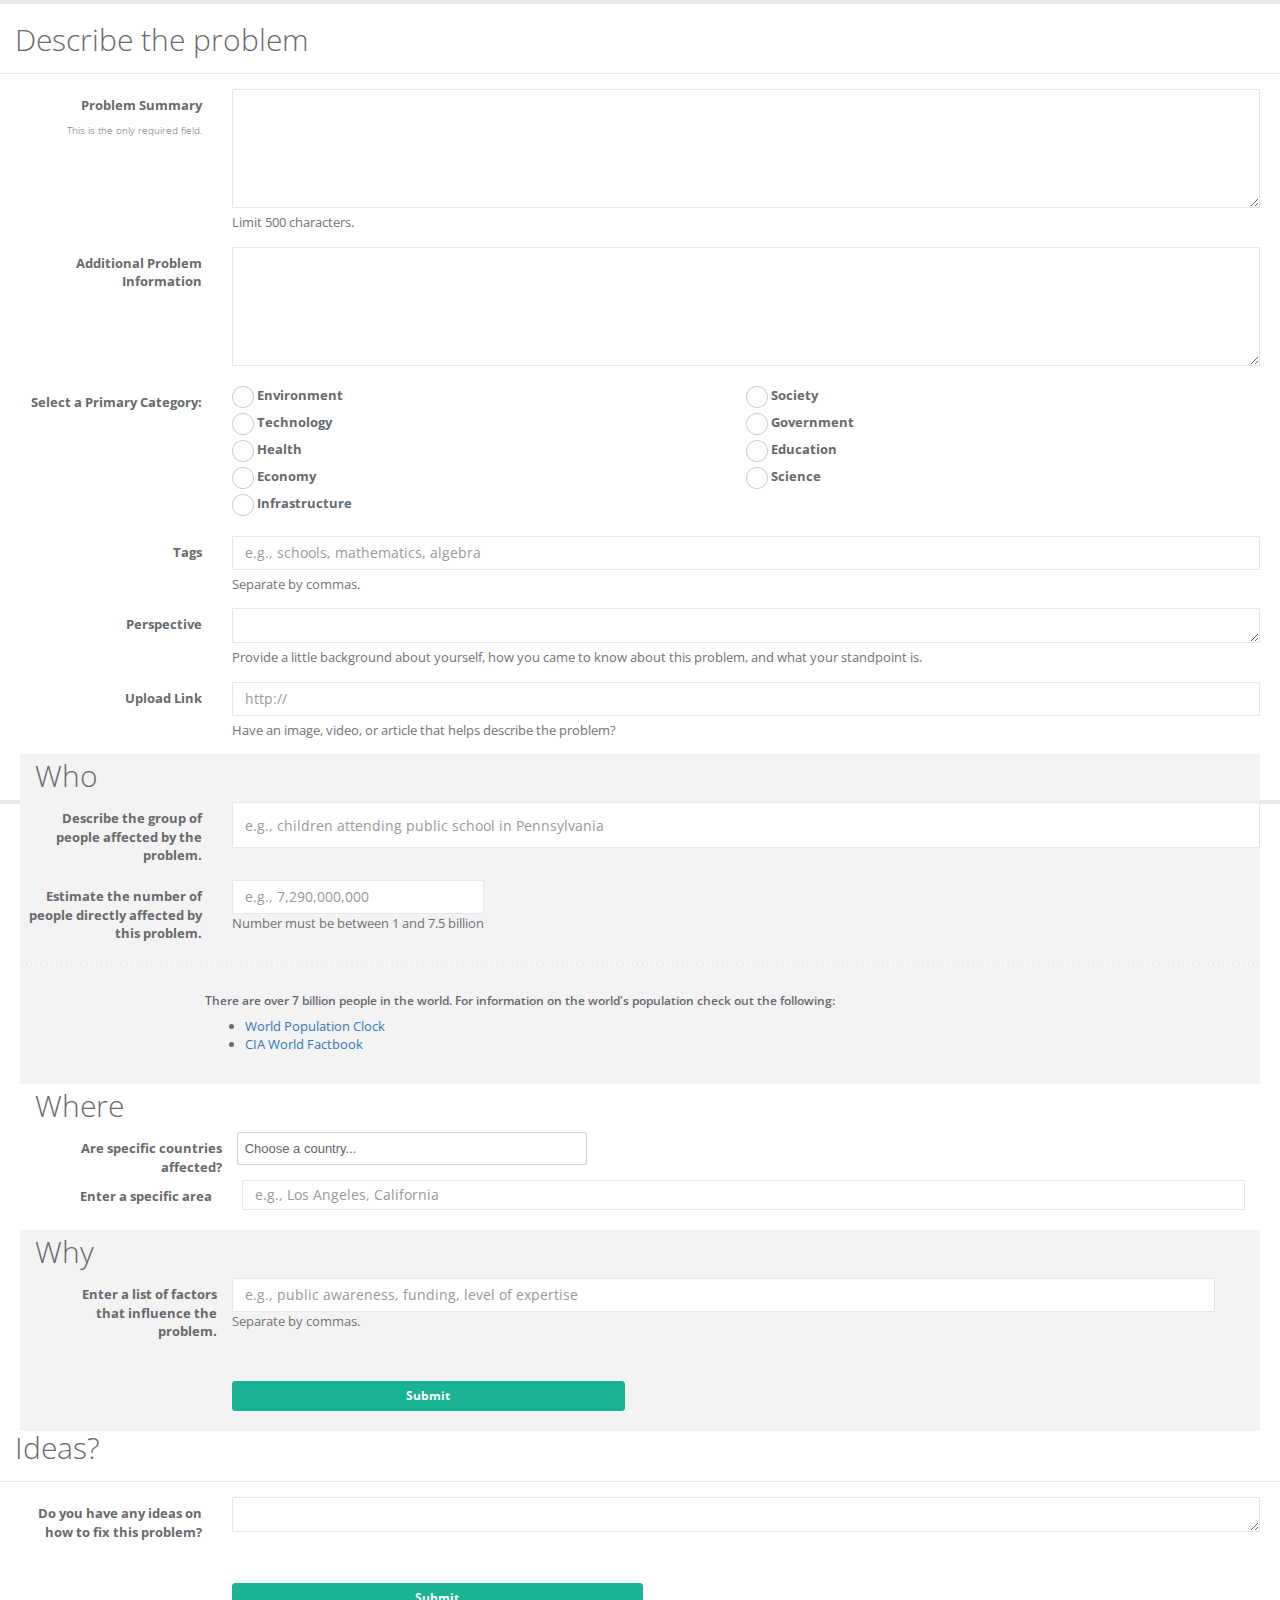
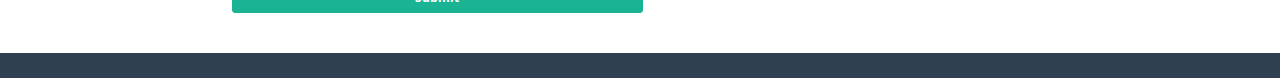
<file: ProblemSubmit.html>
<!DOCTYPE html>
<html>

<head>

    <meta charset="utf-8">
    <meta name="viewport" content="width=device-width, initial-scale=1.0">

    <title>Submit a Problem</title>

    <link href="css/bootstrap.min.css" rel="stylesheet">
    <link href="font-awesome/css/font-awesome.css" rel="stylesheet">
    <link href="css/plugins/iCheck/custom.css" rel="stylesheet">
    <link href="css/bootstrap.min.css" rel="stylesheet">
    <link href="font-awesome/css/font-awesome.css" rel="stylesheet">
    <link href="css/plugins/chosen/chosen.css" rel="stylesheet">
    <link href="css/plugins/colorpicker/bootstrap-colorpicker.min.css" rel="stylesheet">
    <link href="css/plugins/cropper/cropper.min.css" rel="stylesheet">
    <link href="css/plugins/switchery/switchery.css" rel="stylesheet">
    <link href="css/plugins/jasny/jasny-bootstrap.min.css" rel="stylesheet">
    <link href="css/plugins/nouslider/jquery.nouislider.css" rel="stylesheet">
    <link href="css/plugins/datapicker/datepicker3.css" rel="stylesheet">
    <link href="css/plugins/ionRangeSlider/ion.rangeSlider.css" rel="stylesheet">
    <link href="css/plugins/ionRangeSlider/ion.rangeSlider.skinFlat.css" rel="stylesheet">
    <link href="css/plugins/awesome-bootstrap-checkbox/awesome-bootstrap-checkbox.css" rel="stylesheet">
    <link href="css/plugins/clockpicker/clockpicker.css" rel="stylesheet">
    <link href="css/plugins/daterangepicker/daterangepicker-bs3.css" rel="stylesheet">

    <link href="css/animate.css" rel="stylesheet">
    <link href="css/style3.css" rel="stylesheet">


    <link href="css/plugins/awesome-bootstrap-checkbox/awesome-bootstrap-checkbox.css" rel="stylesheet">
    <script>
   function describe_form() {
      var prob_desc = $('#prob_desc').val();
      var prob_more = $('#prob_more').val();
      var perspective = $('#perspective').val();
      var url = $('#url').val();
      var tags = $('#tags').val(); 
      var prob_cat = $('#prob_cat').val();
      var affect_desc = $('#affect_desc').val();
      var affect_num = $('#affect_num').val();
      var geo_loc = $('#geo_loc').val();
      var spec_loc = $('#spec_loc').val();
      var factors = $('#factors').val();
//      var prob_cat2 = $('#prob_cat2').serialize();
// var value = $(this).attr('id');
      var serialData = $('#describe_form').serialize();
      $.ajax({
        url: './submit_to_problems.php',
        type: 'POST',
        data: serialData,
        success: function(data) {
          alert(data);
        }
  
      });
    
    }
function add_idea() {
var idea_desc = $('#idea_desc').val();
var serialData = $('#add_idea').serialize();
$.ajax({
    url:'./submit_to_ideas.php',
    type: 'POST',
    data: serialData,
    success: function(data) {
      alert(data);
}
});
} 
       
    </script>

</head>

<body>
            <div class="row">
                <div class="col-lg-12">
                    <div class="ibox float-e-margins">
                        <div class="ibox-title">
                            <h1>Describe the problem</h1>
                        </div>
                        <div class="ibox-content">
                          <!--  <form method="get" class="form-horizontal"> -->
                                <form class="form-horizontal" method="post" id="describe_form" action="submit_to_problems.php">
                               <!-- <div class="form-group"><label class="col-sm-2 control-label">Problem Summary<h6>This is the only required field.</h6></label>
                                    <div class="col-sm-10"><input type="text" class="form-control input-sm" rows="5" name="prob_desc" required> <span class="help-block m-b-none">Limit 500 characters.</span>
                                    </div>
                                </div>-->


                                 <div class="form-group">
                                     <label class="col-sm-2 control-label">Problem Summary<h6>This is the only required field.</h6>

<!--                                    <a onmouseover="nhpup.popup('Hint: Try to write as clearly as possible in order to maximize understanding across the widest possible audience.');"><img src="img2/help.png"></a> -->
</label>                                         <div class="col-sm-10">
                                        <textarea class="form-control input-sm" rows="5" minlength="10" maxlength="500" id="prob_desc" name="prob_desc" required> </textarea>
                                        <span class="help-block m-b-none">Limit 500 characters.</span>
                                        </div>
                                        </div>
<!--    
                                <div class="form-group"><label class="col-sm-2 control-label">Additional Problem Information</label>
                                    <div class="col-sm-10"><input type="text" class="form-control" name="prob_more"> <span class="help-block m-b-none"></span>
                                    </div>
                                </div>-->
                                <div class="form-group">
                                     <label class="col-sm-2 control-label">Additional Problem Information</label>
                                        <div class="col-sm-10">
                                        <textarea class="form-control input-sm" rows="5" maxlength="1500" name="prob_more" id="prob_more"> </textarea>
                                        <span class="help-block m-b-none"></span>
                                        </div>
                                        </div>
                                        

                               <!-- <div class="form-group"><label class="col-sm-2 control-label">Perspective</label>
                                    <div class="col-sm-10"><input type="text" class="form-control" name="prob_more"> <span class="help-block m-b-none">Provide a little background about yourself, how you came to know about this problem, and what your standpoint is.</span>
                                    </div>
                                </div>-->
<!--
<form class="form-horizontal" method="post" id="add_idea" action="submit_to_ideas.php"> 
                                <div class="form-group">
                  <label class="col-sm-2 control-label">Do you have any ideas on how to fix this problem?</label>
                  <div class="col-sm-10">
                    <textarea class="form-control input-sm" rows="1" maxlength="500" name="idea_desc" id="idea_desc"></textarea>
<button onclick="add_idea();" class="btn btn-sm btn-primary m-t-n-xs" type="button"><strong>Submit</strong></button>
                                    </div>
                                </form>
-->
<!--
                  <div class="form-group">
                                     <label class="col-sm-2 control-label">Perspective</label>
                                        <div class="col-sm-10">
                                        <textarea class="form-control input-sm" rows="1" maxlength="1500" name="perspective" id="perspective"> </textarea>
                                        <span class="help-block m-b-none">Provide a little background about yourself, how you came to know about this problem, and what your standpoint is.</span>
                                        </div>
                                        </div>
                                <div class="form-group"><label class="col-sm-2 control-label">Upload Link</label>
                                    <div class="col-sm-10"><input type="url" placeholder="http://" class="form-control" name="url" id="url"> <span class="help-block m-b-none">Have an image, video, or article that helps describe the problem?</span>
                                    </div>
                                </div>
                  <div class="form-group">
                    <label class="col-sm-2 control-label">Tags</label>
                    <div class="col-sm-10">
                                    <input type="text" id="tags" name="tags" placeholder="e.g., schools, mathematics, algebra" maxlength="500" class="form-control"> <span class="help-block m-b-none">Separate by commas.</span> -->
                                        <!-- <div class="col-sm-12"> -->
                                        <div class="form-group"><label class="col-sm-2 control-label">Select a Primary Category: </label> 
                      <div class="col-sm-10">
                    <div class="i-checks col-sm-6"><label> <input type="radio" value="Environment" name="prob_cat"> <i></i> Environment</label></div>
                                        <div class="i-checks col-sm-6"><label> <input type="radio" value="Society" name="prob_cat"> <i></i> Society</label></div>
                                        <div class="i-checks col-sm-6"><label> <input type="radio" value="Technology" name="prob_cat"> <i></i> Technology</label></div>
                                        <div class="i-checks col-sm-6"><label> <input type="radio" value="Government" name="prob_cat"> <i></i> Government</label></div>
                                        <div class="i-checks col-sm-6"><label> <input type="radio" value="Health" name="prob_cat"> <i></i> Health</label></div>
                                        <div class="i-checks col-sm-6"><label> <input type="radio" value="Education" name="prob_cat"> <i></i> Education</label></div>
                                        <div class="i-checks col-sm-6"><label> <input type="radio" value="Economy" name="prob_cat"> <i></i> Economy</label></div>
					<div class="i-checks col-sm-6"><label> <input type="radio" value="Science" name="prob_cat"> <i></i> Science</label></div>
					<div class="i-checks col-sm-6"><label><input type="radio" value="Infrastructure" name="prob_cat"><i></i> Infrastructure</label></div>
                                </div>
                      </div>
                          

                    <div class="form-group">
                      <label class="col-sm-2 control-label">Tags</label>
                      <div class="col-sm-10">
                                    <input type="text" id="tags" name="tags" placeholder="e.g., schools, mathematics, algebra" maxlength="500" class="form-control"> <span class="help-block m-b-none">Separate by commas.</span>
                                         </div>
                      </div>

                    <div class="form-group">
                                     <label class="col-sm-2 control-label">Perspective</label>
                                        <div class="col-sm-10">
                                        <textarea class="form-control input-sm" rows="1" maxlength="1500" name="perspective" id="perspective"> </textarea>
                                        <span class="help-block m-b-none">Provide a little background about yourself, how you came to know about this problem, and what your standpoint is.</span>
                                        </div>
                                        </div>

                                <div class="form-group">
                  <label class="col-sm-2 control-label">Upload Link</label>
                                    <div class="col-sm-10"><input type="url" placeholder="http://" class="form-control" name="url" id="url"> <span class="help-block m-b-none">Have an image, video, or article that helps describe the problem?</span>
                                    </div>
                    </div>



                         <!-- <div class="col-sm-6 col-sm-6">
                                    <div class="form-group"><h4>Select secondary categories (if applicable):</h4>
                    <div class="i-checks"><label> <input type="checkbox" value="Environment" name="prob_cat2"> <i></i> Environment</label></div>
                                        <div class="i-checks"><label> <input type="checkbox" value="Society" name="prob_cat2"> <i></i> Society</label></div>
                                        <div class="i-checks"><label> <input type="checkbox" value="Technology" name="prob_cat2"> <i></i> Technology</label></div>
                                        <div class="i-checks"><label> <input type="checkbox" value="Government" name="prob_cat2"> <i></i> Government</label></div>
                                        <div class="i-checks"><label> <input type="checkbox" value="Health" name="prob_cat2"> <i></i> Health</label></div>
                                        <div class="i-checks"><label> <input type="checkbox" value="Education" name="prob_cat2"> <i></i> Education</label></div>
                                        <div class="i-checks"><label> <input type="checkbox" value="Infrastructure" name="prob_cat2"> <i></i> Infrastructure </label></div>
                                </div>
                                    </div> -->
               <!-- <div class="ibox-content"> -->
<!--                    <div class="row"> -->
                        <div class="col-sm-12 gray-bg">
                            <h1>Who</h1>
                              <div class="row"> 
                                <div class="form-group">
                                  <label class="col-sm-2 control-label">Describe the group of people affected by the problem.</label>
                                    <div class="col-sm-10">
                                      <input type="text" id="affect_desc" name="affect_desc" class="form-control input-lg" placeholder="e.g., children attending public school in Pennsylvania"> <span class="help-block m-b-none"></span>
                                    </div>
                                </div>
                       <!-- <div class="row"> 
                     <div class="col-sm-12"> -->
                                <div class="form-group">
                                    <label class="col-sm-2 control-label">Estimate the number of people directly affected by this problem.</label>
                                    <div class="col-sm-5">
                                        <div class="input-group">
                                        <input type="text" id="affect_num" class="form-control" placeholder="e.g., 7,290,000,000" name="affect_num" maxlength="14">
                                        <span class="help-block m-b-none">Number must be between 1 and 7.5 billion</span>
                                      </div>
                                    </div>
                                </div>
<div class="hr-line-dashed"></div>                                
                        <div class="row">
                          <div class="col-sm-8" style="padding:0px 0px 20px 200px"> 
                            
                 <p>
                            <h5>There are over 7 billion people in the world.  For information on the world's population check out the following:</h5>
                            
                                <ul>
                                    <li><a href="http://www.census.gov/popclock/">World Population Clock</a></li>
                                    <li><a href="https://www.cia.gov/library/publications/the-world-factbook/">CIA World Factbook</a></li>

                                </ul>  
                            </p>
                          </div>
                        </div>
                  </div>
                </div>

            <div class="col-sm-12">

<!--                         <div class="form-group">
                 <h1>Where</h1>                   
                <label class="font-normal">Are certain geographic areas affected?</label>
                <div class="input-group">
                <select data-placeholder="Choose a continent..." class="chosen-select" multiple style="width:350px;" tabindex="4">
                <option value="">Select</option>
                <option value="North America">North America</option>
                <option value="South America">South America</option>
                <option value="Europe">Europe</option>
                <option value="Africa">Africa</option>
                <option value="Middle East">Middle East</option>
                <option value="Asia">Asia</option>
                <option value="Australia">Australia</option>
                <option value="Antarctica">Antarctica</option>
                </select>
                </div>
                </div> -->

                 <h1>Where</h1>    
                 <label class="col-sm-2 control-label">Are specific countries affected?</label>
                <div class="form-group input-group col-sm-10">
                <select data-placeholder="Choose a country..." id="geo_loc" name="geo_loc" class="chosen-select" multiple style="width:350px;" tabindex="4">
                <option value="">Select</option>
                <option value="United States">United States</option>
                <option value="United Kingdom">United Kingdom</option>
                <option value="Afghanistan">Afghanistan</option>
                <option value="Aland Islands">Aland Islands</option>
                <option value="Albania">Albania</option>
                <option value="Algeria">Algeria</option>
                <option value="American Samoa">American Samoa</option>
                <option value="Andorra">Andorra</option>
                <option value="Angola">Angola</option>
                <option value="Anguilla">Anguilla</option>
                <option value="Antarctica">Antarctica</option>
                <option value="Antigua and Barbuda">Antigua and Barbuda</option>
                <option value="Argentina">Argentina</option>
                <option value="Armenia">Armenia</option>
                <option value="Aruba">Aruba</option>
                <option value="Australia">Australia</option>
                <option value="Austria">Austria</option>
                <option value="Azerbaijan">Azerbaijan</option>
                <option value="Bahamas">Bahamas</option>
                <option value="Bahrain">Bahrain</option>
                <option value="Bangladesh">Bangladesh</option>
                <option value="Barbados">Barbados</option>
                <option value="Belarus">Belarus</option>
                <option value="Belgium">Belgium</option>
                <option value="Belize">Belize</option>
                <option value="Benin">Benin</option>
                <option value="Bermuda">Bermuda</option>
                <option value="Bhutan">Bhutan</option>
                <option value="Bolivia, Plurinational State of">Bolivia, Plurinational State of</option>
                <option value="Bonaire, Sint Eustatius and Saba">Bonaire, Sint Eustatius and Saba</option>
                <option value="Bosnia and Herzegovina">Bosnia and Herzegovina</option>
                <option value="Botswana">Botswana</option>
                <option value="Bouvet Island">Bouvet Island</option>
                <option value="Brazil">Brazil</option>
                <option value="British Indian Ocean Territory">British Indian Ocean Territory</option>
                <option value="Brunei Darussalam">Brunei Darussalam</option>
                <option value="Bulgaria">Bulgaria</option>
                <option value="Burkina Faso">Burkina Faso</option>
                <option value="Burundi">Burundi</option>
                <option value="Cambodia">Cambodia</option>
                <option value="Cameroon">Cameroon</option>
                <option value="Canada">Canada</option>
                <option value="Cape Verde">Cape Verde</option>
                <option value="Cayman Islands">Cayman Islands</option>
                <option value="Central African Republic">Central African Republic</option>
                <option value="Chad">Chad</option>
                <option value="Chile">Chile</option>
                <option value="China">China</option>
                <option value="Christmas Island">Christmas Island</option>
                <option value="Cocos (Keeling) Islands">Cocos (Keeling) Islands</option>
                <option value="Colombia">Colombia</option>
                <option value="Comoros">Comoros</option>
                <option value="Congo">Congo</option>
                <option value="Congo, The Democratic Republic of The">Congo, The Democratic Republic of The</option>
                <option value="Cook Islands">Cook Islands</option>
                <option value="Costa Rica">Costa Rica</option>
                <option value="Cote D'ivoire">Cote D'ivoire</option>
                <option value="Croatia">Croatia</option>
                <option value="Cuba">Cuba</option>
                <option value="Curacao">Curacao</option>
                <option value="Cyprus">Cyprus</option>
                <option value="Czech Republic">Czech Republic</option>
                <option value="Denmark">Denmark</option>
                <option value="Djibouti">Djibouti</option>
                <option value="Dominica">Dominica</option>
                <option value="Dominican Republic">Dominican Republic</option>
                <option value="Ecuador">Ecuador</option>
                <option value="Egypt">Egypt</option>
                <option value="El Salvador">El Salvador</option>
                <option value="Equatorial Guinea">Equatorial Guinea</option>
                <option value="Eritrea">Eritrea</option>
                <option value="Estonia">Estonia</option>
                <option value="Ethiopia">Ethiopia</option>
                <option value="Falkland Islands (Malvinas)">Falkland Islands (Malvinas)</option>
                <option value="Faroe Islands">Faroe Islands</option>
                <option value="Fiji">Fiji</option>
                <option value="Finland">Finland</option>
                <option value="France">France</option>
                <option value="French Guiana">French Guiana</option>
                <option value="French Polynesia">French Polynesia</option>
                <option value="French Southern Territories">French Southern Territories</option>
                <option value="Gabon">Gabon</option>
                <option value="Gambia">Gambia</option>
                <option value="Georgia">Georgia</option>
                <option value="Germany">Germany</option>
                <option value="Ghana">Ghana</option>
                <option value="Gibraltar">Gibraltar</option>
                <option value="Greece">Greece</option>
                <option value="Greenland">Greenland</option>
                <option value="Grenada">Grenada</option>
                <option value="Guadeloupe">Guadeloupe</option>
                <option value="Guam">Guam</option>
                <option value="Guatemala">Guatemala</option>
                <option value="Guernsey">Guernsey</option>
                <option value="Guinea">Guinea</option>
                <option value="Guinea-bissau">Guinea-bissau</option>
                <option value="Guyana">Guyana</option>
                <option value="Haiti">Haiti</option>
                <option value="Heard Island and Mcdonald Islands">Heard Island and Mcdonald Islands</option>
                <option value="Holy See (Vatican City State)">Holy See (Vatican City State)</option>
                <option value="Honduras">Honduras</option>
                <option value="Hong Kong">Hong Kong</option>
                <option value="Hungary">Hungary</option>
                <option value="Iceland">Iceland</option>
                <option value="India">India</option>
                <option value="Indonesia">Indonesia</option>
                <option value="Iran, Islamic Republic of">Iran, Islamic Republic of</option>
                <option value="Iraq">Iraq</option>
                <option value="Ireland">Ireland</option>
                <option value="Isle of Man">Isle of Man</option>
                <option value="Israel">Israel</option>
                <option value="Italy">Italy</option>
                <option value="Jamaica">Jamaica</option>
                <option value="Japan">Japan</option>
                <option value="Jersey">Jersey</option>
                <option value="Jordan">Jordan</option>
                <option value="Kazakhstan">Kazakhstan</option>
                <option value="Kenya">Kenya</option>
                <option value="Kiribati">Kiribati</option>
                <option value="Korea, Democratic People's Republic of">Korea, Democratic People's Republic of</option>
                <option value="Korea, Republic of">Korea, Republic of</option>
                <option value="Kuwait">Kuwait</option>
                <option value="Kyrgyzstan">Kyrgyzstan</option>
                <option value="Lao People's Democratic Republic">Lao People's Democratic Republic</option>
                <option value="Latvia">Latvia</option>
                <option value="Lebanon">Lebanon</option>
                <option value="Lesotho">Lesotho</option>
                <option value="Liberia">Liberia</option>
                <option value="Libya">Libya</option>
                <option value="Liechtenstein">Liechtenstein</option>
                <option value="Lithuania">Lithuania</option>
                <option value="Luxembourg">Luxembourg</option>
                <option value="Macao">Macao</option>
                <option value="Macedonia, The Former Yugoslav Republic of">Macedonia, The Former Yugoslav Republic of</option>
                <option value="Madagascar">Madagascar</option>
                <option value="Malawi">Malawi</option>
                <option value="Malaysia">Malaysia</option>
                <option value="Maldives">Maldives</option>
                <option value="Mali">Mali</option>
                <option value="Malta">Malta</option>
                <option value="Marshall Islands">Marshall Islands</option>
                <option value="Martinique">Martinique</option>
                <option value="Mauritania">Mauritania</option>
                <option value="Mauritius">Mauritius</option>
                <option value="Mayotte">Mayotte</option>
                <option value="Mexico">Mexico</option>
                <option value="Micronesia, Federated States of">Micronesia, Federated States of</option>
                <option value="Moldova, Republic of">Moldova, Republic of</option>
                <option value="Monaco">Monaco</option>
                <option value="Mongolia">Mongolia</option>
                <option value="Montenegro">Montenegro</option>
                <option value="Montserrat">Montserrat</option>
                <option value="Morocco">Morocco</option>
                <option value="Mozambique">Mozambique</option>
                <option value="Myanmar">Myanmar</option>
                <option value="Namibia">Namibia</option>
                <option value="Nauru">Nauru</option>
                <option value="Nepal">Nepal</option>
                <option value="Netherlands">Netherlands</option>
                <option value="New Caledonia">New Caledonia</option>
                <option value="New Zealand">New Zealand</option>
                <option value="Nicaragua">Nicaragua</option>
                <option value="Niger">Niger</option>
                <option value="Nigeria">Nigeria</option>
                <option value="Niue">Niue</option>
                <option value="Norfolk Island">Norfolk Island</option>
                <option value="Northern Mariana Islands">Northern Mariana Islands</option>
                <option value="Norway">Norway</option>
                <option value="Oman">Oman</option>
                <option value="Pakistan">Pakistan</option>
                <option value="Palau">Palau</option>
                <option value="Palestinian Territory, Occupied">Palestinian Territory, Occupied</option>
                <option value="Panama">Panama</option>
                <option value="Papua New Guinea">Papua New Guinea</option>
                <option value="Paraguay">Paraguay</option>
                <option value="Peru">Peru</option>
                <option value="Philippines">Philippines</option>
                <option value="Pitcairn">Pitcairn</option>
                <option value="Poland">Poland</option>
                <option value="Portugal">Portugal</option>
                <option value="Puerto Rico">Puerto Rico</option>
                <option value="Qatar">Qatar</option>
                <option value="Reunion">Reunion</option>
                <option value="Romania">Romania</option>
                <option value="Russian Federation">Russian Federation</option>
                <option value="Rwanda">Rwanda</option>
                <option value="Saint Barthelemy">Saint Barthelemy</option>
                <option value="Saint Helena, Ascension and Tristan da Cunha">Saint Helena, Ascension and Tristan da Cunha</option>
                <option value="Saint Kitts and Nevis">Saint Kitts and Nevis</option>
                <option value="Saint Lucia">Saint Lucia</option>
                <option value="Saint Martin (French part)">Saint Martin (French part)</option>
                <option value="Saint Pierre and Miquelon">Saint Pierre and Miquelon</option>
                <option value="Saint Vincent and The Grenadines">Saint Vincent and The Grenadines</option>
                <option value="Samoa">Samoa</option>
                <option value="San Marino">San Marino</option>
                <option value="Sao Tome and Principe">Sao Tome and Principe</option>
                <option value="Saudi Arabia">Saudi Arabia</option>
                <option value="Senegal">Senegal</option>
                <option value="Serbia">Serbia</option>
                <option value="Seychelles">Seychelles</option>
                <option value="Sierra Leone">Sierra Leone</option>
                <option value="Singapore">Singapore</option>
                <option value="Sint Maarten (Dutch part)">Sint Maarten (Dutch part)</option>
                <option value="Slovakia">Slovakia</option>
                <option value="Slovenia">Slovenia</option>
                <option value="Solomon Islands">Solomon Islands</option>
                <option value="Somalia">Somalia</option>
                <option value="South Africa">South Africa</option>
                <option value="South Georgia and The South Sandwich Islands">South Georgia and The South Sandwich Islands</option>
                <option value="South Sudan">South Sudan</option>
                <option value="Spain">Spain</option>
                <option value="Sri Lanka">Sri Lanka</option>
                <option value="Sudan">Sudan</option>
                <option value="Suriname">Suriname</option>
                <option value="Svalbard and Jan Mayen">Svalbard and Jan Mayen</option>
                <option value="Swaziland">Swaziland</option>
                <option value="Sweden">Sweden</option>
                <option value="Switzerland">Switzerland</option>
                <option value="Syrian Arab Republic">Syrian Arab Republic</option>
                <option value="Taiwan, Province of China">Taiwan, Province of China</option>
                <option value="Tajikistan">Tajikistan</option>
                <option value="Tanzania, United Republic of">Tanzania, United Republic of</option>
                <option value="Thailand">Thailand</option>
                <option value="Timor-leste">Timor-leste</option>
                <option value="Togo">Togo</option>
                <option value="Tokelau">Tokelau</option>
                <option value="Tonga">Tonga</option>
                <option value="Trinidad and Tobago">Trinidad and Tobago</option>
                <option value="Tunisia">Tunisia</option>
                <option value="Turkey">Turkey</option>
                <option value="Turkmenistan">Turkmenistan</option>
                <option value="Turks and Caicos Islands">Turks and Caicos Islands</option>
                <option value="Tuvalu">Tuvalu</option>
                <option value="Uganda">Uganda</option>
                <option value="Ukraine">Ukraine</option>
                <option value="United Arab Emirates">United Arab Emirates</option>
                <option value="United Kingdom">United Kingdom</option>
                <option value="United States">United States</option>
                <option value="United States Minor Outlying Islands">United States Minor Outlying Islands</option>
                <option value="Uruguay">Uruguay</option>
                <option value="Uzbekistan">Uzbekistan</option>
                <option value="Vanuatu">Vanuatu</option>
                <option value="Venezuela, Bolivarian Republic of">Venezuela, Bolivarian Republic of</option>
                <option value="Viet Nam">Viet Nam</option>
                <option value="Virgin Islands, British">Virgin Islands, British</option>
                <option value="Virgin Islands, U.S.">Virgin Islands, U.S.</option>
                <option value="Wallis and Futuna">Wallis and Futuna</option>
                <option value="Western Sahara">Western Sahara</option>
                <option value="Yemen">Yemen</option>
                <option value="Zambia">Zambia</option>
                <option value="Zimbabwe">Zimbabwe</option>
                </select>
                </div>
        
        
                                <div class="form-group"><label class="col-sm-2 control-label">Enter a specific area</label>
                                  <div class="col-sm-10">
                                    <input type="text" id="spec_loc" name="spec_loc" class="form-control input-sm" placeholder="e.g., Los Angeles, California" maxlength="250"> <span class="help-block m-b-none"></span>
                                    </div>
                                </div>
                  </div>

<div class="hr-line-dashed"></div>
            <div class="col-sm-12 gray-bg">
                 <h1>Why</h1>                   
                
                <div class="col-sm-12 form-group">
                  <label class="col-sm-2 control-label">Enter a list of factors that influence the problem.</label>
                      <div class="input-group col-sm-10">
                        <input type="text" id="factors" name="factors" placeholder="e.g., public awareness, funding, level of expertise" class="form-control" maxlength="1200"> <span class="help-block m-b-none">Separate by commas.</span>

<br/><br/><br/>
                                <!---
        
                Look, it's AJAX!
                                -->
                                        <button onclick="describe_form();" class="btn btn-sm btn-primary m-t-n-xs" style="width:40%" type="button"><strong>Submit</strong></button>
                                    </div>                                    
    </form>

                                    </div>
                                  </div>
                                </div>


                                   

<!--add_idea()  idea_desc -->
<div class="ibox-title">
                            <h1>Ideas?</h1>
                        </div>
                        <div class="ibox-content">

<form class="form-horizontal" method="post" id="add_idea" action="submit_to_ideas.php"> 
                                <div class="form-group"> 
                    <label class="col-sm-2 control-label">Do you have any ideas on how to fix this problem?</label>
                      <div class="col-sm-10">
                        <textarea class="form-control input-sm" rows="1" maxlength="500" name="idea_desc" id="idea_desc"></textarea>
<br/><br/><br/>
<button onclick="add_idea();" class="btn btn-sm btn-primary m-t-n-xs" style="width:40%" type="button"><strong>Submit</strong></button>
                                    </div>
                                </form>
                            </div>

                                   <!--
                                <div class="hr-line-dashed"></div>
                                        <div class="form-group"><label class="col-sm-2 control-label">Types of problems<br></label>
                                            <div class="col-sm-10">
                                        <div class="i-checks"><label> <input type="radio" disabled="" checked="" value="option1"> <i></i>There is too little of...</label></div>
                                        <div class="i-checks"><label> <input type="radio" disabled="" checked="" value="option2"> <i></i>There is too much of...</label></div>
                                        <div class="i-checks"><label> <input type="radio" disabled="" checked="" value="option3"> <i></i>There is a waste of...</label></div>
                                        <div class="i-checks"><label> <input type="radio" disabled="" checked="" value="option4"> <i></i>We should improve upon...</label></div>-->
                                        <!-- problem relationships?-->
<!-- ___.  This leads to _____.  -->

        </div>
                                <!-- WHO WHAT WHEN WHERE WHY HOW PAST FUTURE PRESENT-->
                    
                                
                            

                                <!--    <div class="form-group"><p>Check the box below if over 1 billion people are directly affected by this problem.</p>
                                        <div class="i-checks"><label> <input type="checkbox" value="option1" name="a"> <i></i>Over 1 billion people</label></div>
                                </div>
                                </div>
                    <div class="row ibox-content">
                        <div class="col-sm-9">
                        
                            <p>
                            If fewer than 1 billion people are affected, use the slidebar and dropdown menu to enter an estimate of the number of people directly impacted by this problem.  
                            </p>
                            <div id="ionrange_1"></div>
                </div>
            
                            <div class="col-sm-3">
                            
                            <div class="form-group"><h4>Select the magnitude</h4>
                            <label class="font-noraml"></label>
                            <div class="input-group">
                            <select data-placeholder="Select the magnitude" class="chosen-select" style="width:150px;" tabindex="2">
                            <option value="people">people</option>
                            <option value="thousand people">thousand people</option>
                            <option value="=million people">million people</option>
                             </select>
                            </div>
                            </div>
                            </div>-->
                            
                               
                        <!--
                        <div class="row">
                            
                                    <div class="col-sm-8">
                                        <h4>Add Note</h4>
                                        <div class="input-group">
                                        <input type="text" class="form-control" placeholder="" name="people_num" maxlength="1500">
                                        <span class="input-group-btn"> <button type="submit" class="btn btn-primary">Add
                                        </button></span> 
                                    </div>
                                    </div> -->
<!--                                </div>
                            </div>
                    </div>
                   
                                            <div class="row">
                            
                                    <div class="col-sm-8">
                                        <h4>Add Note</h4>
                                        <div class="input-group">
                                        <input type="text" class="form-control" placeholder="" name="people_num" maxlength="1500">
                                        <span class="input-group-btn"> <button type="submit" class="btn btn-primary">Add
                                        </button></span> 
                                    </div>
                                    </div>
                                </div>
                </div>
            </div>
                        
   
                <div class="ibox-content">
                    <div class="row">
            <div class="col-lg-12">
               <form method="get" class="form-horizontal">
                                <div class="form-group">
                 <h1>When</h1>                   
                <label class="font-normal">When did the problem arise?  How has the problem changed throughout time?  What do you anticipate the probelm will be like in the future?</label>
                <div class="input-group">
            <p>
                <ul>
                    <li></li>
                </ul></p>
                </div>
                </div>
               <form method="get" class="form-horizontal">
                                <div class="form-group">
              
                    <form method="get" class="form-horizontal">
                                <div class="col-sm-8">
                                <div class="form-group"><h4>Enter a specific area.</h4>
                                    <input type="text" class="form-control input-sm" placeholder="e.g., Los Angeles, California" maxlength="250"> <span class="help-block m-b-none"></span>
                                    </div>maxlength="1500"
                                </div>
                  </div>
                </div>
                </div>
                <div class="row">
                            
                                    <div class="col-sm-8">
                                        <h4>Add Note</h4>
                                        <div class="input-group">
                                        <input type="text" class="form-control" placeholder="" name="people_num" maxlength="1500">
                                        <span class="input-group-btn"> <button type="submit" class="btn btn-primary">Add
                                        </button></span> 
                                    </div>
                                    </div>
                                </div>
                </div>
                <div class="ibox-content">
                    <div class="row">
            <div class="col-lg-12">
               <form method="get" class="form-horizontal">
                                <div class="form-group">
                 <h1>Why</h1>                   
                
                <div class="input-group">
            
                                <div class="form-group">
                                    <label class="font-normal">Enter a list of factors that influence the problem.</label>
                                    <input type="text" placeholder="e.g., public awareness, funding, level of expertise" class="form-control" maxlength="1200"> <span class="help-block m-b-none">Separate by commas.</span>
                                    </div>
                                </div>
                                </div>
                                </div>
                  
            </div> -->

<!--
            <div class="row">
                            
                                    <div class="col-sm-8">
                                        <h4>Add Note</h4>
                                        <div class="input-group">
                                        <input type="text" class="form-control" placeholder="" name="people_num" maxlength="1500">
                                        <span class="input-group-btn"> <button type="submit" class="btn btn-primary">Add
                                        </button></span> 
                                    </div>
                                    </div>
                                </div> -->

          <!--                      <div class="row">
                                <div class="form-group">
                                    <div class="col-sm-4 col-sm-offset-2">
                                        <button class="btn btn-white" type="submit">Cancel</button>
                                        <button class="btn btn-primary" type="submit">Save changes</button>
                                    </div>
                                </div>
                                </div>
</div> -->

<!--<input name="code" id="code" type="text" value="" >
<script type="text/javascript">
    function makeid()
    {
    var randomnumber=Math.floor(Math.random() * 20)
}
</script>
<input type="button" style="font-size:9pt" value="Generate Code" onclick="document.getElementById('code').value = makeid()">
</input> 
                                </div>
                            </form>
                        </div>
                    </div>
                </div>
            </div>
        </div> -->
      <!--  FOR SOME REASON THIS SHOWS UP AT THE BOTTOM OF THE FIRST PAGE, NOT THE END
        <div class="footer">
            <div class="pull-right">
                10GB of <strong>250GB</strong> Free. 
            </div>
            <div>
                <strong>Copyright</strong> Beebee Lee &copy; 2015
            </div>
        </div> 
    -->



    <!-- Mainly scripts -->
    <script src="js/jquery-2.1.1.js"></script>
    <script src="js/bootstrap.min.js"></script>

        <!-- Custom and plugin javascript -->
    <script src="js/inspinia.js"></script>
    <script src="js/plugins/pace/pace.min.js"></script>
    <script src="js/plugins/slimscroll/jquery.slimscroll.min.js"></script>

    <!-- Chosen -->
    <script src="js/plugins/chosen/chosen.jquery.js"></script>

   <!-- Input Mask-->
    <script src="js/plugins/jasny/jasny-bootstrap.min.js"></script>

   <!-- Data picker -->
   <script src="js/plugins/datapicker/bootstrap-datepicker.js"></script>

   <!-- NouSlider -->
   <script src="js/plugins/nouslider/jquery.nouislider.min.js"></script>

   <!-- Switchery -->
   <script src="js/plugins/switchery/switchery.js"></script>

    <!-- IonRangeSlider -->
    <script src="js/plugins/ionRangeSlider/ion.rangeSlider.min.js"></script>

    <!-- iCheck -->
    <script src="js/plugins/iCheck/icheck.min.js"></script>

    <!-- MENU -->
    <script src="js/plugins/metisMenu/jquery.metisMenu.js"></script>

    <!-- Color picker -->
    <script src="js/plugins/colorpicker/bootstrap-colorpicker.min.js"></script>

    <!-- Clock picker -->
    <script src="js/plugins/clockpicker/clockpicker.js"></script>

    <!-- Image cropper -->
    <script src="js/plugins/cropper/cropper.min.js"></script>

    <!-- Date range use moment.js same as full calendar plugin -->
    <script src="js/plugins/fullcalendar/moment.min.js"></script>

    <!-- Date range picker -->
    <script src="js/plugins/daterangepicker/daterangepicker.js"></script>


    <script src="js/plugins/jquery-ui/jquery-ui.min.js"></script>

    <!-- Jquery Validate -->
    <script src="js/plugins/validate/jquery.validate.min.js"></script>

    <script>
         $(document).ready(function(){
             $("#form").validate({
                 rules: {
                     prob_desc: {
                         required: true,
                         minlength: 10,
                         maxlength: 500
                     },
                     prob_more: {
                         required: false,
                         maxlength: 1500
                     },url: {
                         required: false,
                         url: true,
                         maxlength: 500
                     },
                     people_num: {
                         required: false,
                         number: true,
                         digits: true,
                         range: 0-75000000000
                     },
                     tags: {
                         required: false,
                         maxlength: 500
                     }
                     }
                 }
             });
        });
    </script>
   <!-- JSKnob -->
   <script src="js/plugins/jsKnob/jquery.knob.js"></script>

    <script>
        $(document).ready(function(){
            var $image = $(".image-crop > img")
            $($image).cropper({
                aspectRatio: 1.618,
                preview: ".img-preview",
                done: function(data) {
                    // Output the result data for cropping image.
                }
            });
            var $inputImage = $("#inputImage");
            if (window.FileReader) {
                $inputImage.change(function() {
                    var fileReader = new FileReader(),
                            files = this.files,
                            file;
                    if (!files.length) {
                        return;
                    }
                    file = files[0];
                    if (/^image\/\w+$/.test(file.type)) {
                        fileReader.readAsDataURL(file);
                        fileReader.onload = function () {
                            $inputImage.val("");
                            $image.cropper("reset", true).cropper("replace", this.result);
                        };
                    } else {
                        showMessage("Please choose an image file.");
                    }
                });
            } else {
                $inputImage.addClass("hide");
            }
            $("#download").click(function() {
                window.open($image.cropper("getDataURL"));
            });
            $("#zoomIn").click(function() {
                $image.cropper("zoom", 0.1);
            });
            $("#zoomOut").click(function() {
                $image.cropper("zoom", -0.1);
            });
            $("#rotateLeft").click(function() {
                $image.cropper("rotate", 45);
            });
            $("#rotateRight").click(function() {
                $image.cropper("rotate", -45);
            });
            $("#setDrag").click(function() {
                $image.cropper("setDragMode", "crop");
            });
            $('#data_1 .input-group.date').datepicker({
                todayBtn: "linked",
                keyboardNavigation: false,
                forceParse: false,
                calendarWeeks: true,
                autoclose: true
            });
            $('#data_2 .input-group.date').datepicker({
                startView: 1,
                todayBtn: "linked",
                keyboardNavigation: false,
                forceParse: false,
                autoclose: true,
                format: "dd/mm/yyyy"
            });
            $('#data_3 .input-group.date').datepicker({
                startView: 2,
                todayBtn: "linked",
                keyboardNavigation: false,
                forceParse: false,
                autoclose: true
            });
            $('#data_4 .input-group.date').datepicker({
                minViewMode: 1,
                keyboardNavigation: false,
                forceParse: false,
                autoclose: true,
                todayHighlight: true
            });
            $('#data_5 .input-daterange').datepicker({
                keyboardNavigation: false,
                forceParse: false,
                autoclose: true
            });
            var elem = document.querySelector('.js-switch');
            var switchery = new Switchery(elem, { color: '#1AB394' });
            var elem_2 = document.querySelector('.js-switch_2');
            var switchery_2 = new Switchery(elem_2, { color: '#ED5565' });
            var elem_3 = document.querySelector('.js-switch_3');
            var switchery_3 = new Switchery(elem_3, { color: '#1AB394' });
            $('.i-checks').iCheck({
                checkboxClass: 'icheckbox_square-green',
                radioClass: 'iradio_square-green'
            });
            $('.demo1').colorpicker();
            var divStyle = $('.back-change')[0].style;
            $('#demo_apidemo').colorpicker({
                color: divStyle.backgroundColor
            }).on('changeColor', function(ev) {
                        divStyle.backgroundColor = ev.color.toHex();
                    });
            $('.clockpicker').clockpicker();
            $('input[name="daterange"]').daterangepicker();
            $('#reportrange span').html(moment().subtract(29, 'days').format('MMMM D, YYYY') + ' - ' + moment().format('MMMM D, YYYY'));
            $('#reportrange').daterangepicker({
                format: 'MM/DD/YYYY',
                startDate: moment().subtract(29, 'days'),
                endDate: moment(),
                minDate: '01/01/2012',
                maxDate: '12/31/2015',
                dateLimit: { days: 60 },
                showDropdowns: true,
                showWeekNumbers: true,
                timePicker: false,
                timePickerIncrement: 1,
                timePicker12Hour: true,
                ranges: {
                    'Today': [moment(), moment()],
                    'Yesterday': [moment().subtract(1, 'days'), moment().subtract(1, 'days')],
                    'Last 7 Days': [moment().subtract(6, 'days'), moment()],
                    'Last 30 Days': [moment().subtract(29, 'days'), moment()],
                    'This Month': [moment().startOf('month'), moment().endOf('month')],
                    'Last Month': [moment().subtract(1, 'month').startOf('month'), moment().subtract(1, 'month').endOf('month')]
                },
                opens: 'right',
                drops: 'down',
                buttonClasses: ['btn', 'btn-sm'],
                applyClass: 'btn-primary',
                cancelClass: 'btn-default',
                separator: ' to ',
                locale: {
                    applyLabel: 'Submit',
                    cancelLabel: 'Cancel',
                    fromLabel: 'From',
                    toLabel: 'To',
                    customRangeLabel: 'Custom',
                    daysOfWeek: ['Su', 'Mo', 'Tu', 'We', 'Th', 'Fr','Sa'],
                    monthNames: ['January', 'February', 'March', 'April', 'May', 'June', 'July', 'August', 'September', 'October', 'November', 'December'],
                    firstDay: 1
                }
            }, function(start, end, label) {
                console.log(start.toISOString(), end.toISOString(), label);
                $('#reportrange span').html(start.format('MMMM D, YYYY') + ' - ' + end.format('MMMM D, YYYY'));
            });
        });
        var config = {
                '.chosen-select'           : {},
                '.chosen-select-deselect'  : {allow_single_deselect:true},
                '.chosen-select-no-single' : {disable_search_threshold:10},
                '.chosen-select-no-results': {no_results_text:'Oops, nothing found!'},
                '.chosen-select-width'     : {width:"95%"}
                }
            for (var selector in config) {
                $(selector).chosen(config[selector]);
            }
        $("#ionrange_1").ionRangeSlider({
//            values: [
//                "1", "100", "500", "1,000", "5,000", "10,000", "50,000", "100,000", "250,000", "500,000", "1 million","10 million", "50 million","100 million", "500 million", "Over 1 billion"
//            ],
            min: 1,
            max: 999,
            step: 10,
            type: 'single',
            hasGrid: true,
//            maxPostfix: " people",
            hideMinMax: false,
            hideFromTo: false
        });
        $("#ionrange_5").ionRangeSlider({
            min: 10000,
            max: 100000,
            step: 100,
            postfix: " km",
            from: 55000,
            hideMinMax: true,
            hideFromTo: false
        });
        $(".dial").knob();
        $("#basic_slider").noUiSlider({
            start: 40,
            behaviour: 'tap',
            connect: 'upper',
            range: {
                'min':  20,
                'max':  80
            }
        });
        $("#range_slider").noUiSlider({
            start: [ 40, 60 ],
            behaviour: 'drag',
            connect: true,
            range: {
                'min':  20,
                'max':  80
            }
        });
        $("#drag-fixed").noUiSlider({
            start: [ 40, 60 ],
            behaviour: 'drag-fixed',
            connect: true,
            range: {
                'min':  20,
                'max':  80
            }
        });
    </script>

    <!-- iCheck -->
    <script src="js/plugins/iCheck/icheck.min.js"></script>
        <script>
            $(document).ready(function () {
                $('.i-checks').iCheck({
                    checkboxClass: 'icheckbox_square-green',
                    radioClass: 'iradio_square-green',
                });
            });
        </script>
</body>

</html>
</file>
<file: css/style.css>
@import url("//fonts.googleapis.com/css?family=Open+Sans:300,400,600,700&amp;lang=en");
/*
 *
 *   INSPINIA Landing Page - Responsive Admin Theme
 *   2.2
 *
*/
/* GLOBAL STYLES
-------------------------------------------------- */
body {
  color: #676a6c;
  font-family: 'Open Sans', helvetica, arial, sans-serif;
}
span.navy {
  color: #1ab394;
}
p.text-color {
  color: #676a6c;
}
a.navy-link {
  color: #1ab394;
  text-decoration: none;
}
a.navy-link:hover {
  color: #17a185;
}
section p {
  color: black;
  font-size: 16px;
}
address {
  font-size: 13px;
}
h1 {
  margin-top: 10px;
  font-size: 30px;
  font-weight: 200;
}
li {
  font-size: 16px;  
  color: black;
}
/*
h2 {

font-size: 30px;
font-weight: 200;
text-shadow: -1px 0 black, 0 1px black, 1px 0 black, 0 -1px black;

}
*/
.navy-line {
  width: 60px;
  height: 1px;
  margin: 30px auto 0;
  border-bottom: 2px solid #1ab394;
}
.navy-bg {
  background-color: #1ab394;
  color: #ffffff;
}
/* CUSTOMIZE THE NAVBAR
-------------------------------------------------- */
.navbar-wrapper {
  position: absolute;
  top: 0;
  right: 0;
  left: 0;
  z-index: 20;
}
/* Flip around the padding for proper display in narrow viewports */
.navbar-wrapper > .container {
  padding-right: 0;
  padding-left: 0;
}
.navbar-wrapper .navbar {
  padding-right: 15px;
  padding-left: 15px;
}
.navbar-default.navbar-scroll {
  background-color: #fff;
  border-color: #fff;
  padding: 15px 0;
}
.navbar-default {
  background-color: transparent;
  border-color: transparent;
  transition: all 0.3s ease-in-out 0s;
}
.navbar-default .nav li a {
  color: #fff;
  font-family: 'Open Sans', helvetica, arial, sans-serif;
  font-weight: 800;
  letter-spacing: 1px;
  text-transform: uppercase;
font-size: 14px;
text-shadow: -1px 0 black, 0 1px black, 1px 0 black, 0 -1px black;
}
.navbar-nav > li > a {
  padding-top: 25px;
  border-top: 6px solid transparent;
}
.navbar-default .navbar-nav > .active > a,
.navbar-default .navbar-nav > .active > a:hover {
  background: transparent;
  color: #fff;
  border-top: 6px solid #1ab394;
}
.navbar-default .navbar-nav > li > a:hover {
  color: #1ab394;
}
.navbar-default .navbar-nav > .active > a:focus {
  background: transparent;
  color: #fff;
}
.navbar-default.navbar-scroll .navbar-nav > .active > a:focus {
  background: transparent;
  color: inherit;
}
.navbar-default .navbar-brand:hover,
.navbar-default .navbar-brand:focus {
  background: #17a185;
  color: #fff;
}
.navbar-default .navbar-brand {
  color: #fff;
  height: auto;
  display: block;
  font-size: 14px;
  background: #1ab394;
  padding: 15px 20px 15px 20px;
  border-radius: 0 0px 5px 5px;
  font-weight: 700;
  transition: all 0.3s ease-in-out 0s;
}
.navbar-scroll.navbar-default .nav li a {
  color: #676a6c;
}
.navbar-scroll.navbar-default .nav li a:hover {
  color: #1ab394;
}
.navbar-wrapper .navbar.navbar-scroll {
  padding-top: 0;
  padding-bottom: 5px;
  border-bottom: 1px solid #e7eaec;
  border-radius: 0;
}
.nav > li > a {
  padding: 25px 10px 15px 10px;
}
.navbar-scroll .navbar-nav > li > a {
  padding: 20px 10px;
}
.navbar.navbar-scroll .navbar-brand {
  margin-top: 15px;
  border-radius: 5px;
  font-size: 12px;
  padding: 10px;
  height: auto;
}
/* BACKGROUNDS SLIDER
-------------------------------------------------- */
.header-back {
  height: 470px;
  width: 100%;
}
.header-back.one {
  background: url('../img/header_one.jpg') 50% 0 no-repeat;
}
.header-back.two {
  background: url('../img/header_two.jpg') 50% 0 no-repeat;
}
/* CUSTOMIZE THE CAROUSEL
-------------------------------------------------- */
/* Carousel base class */
.carousel {
  height: 470px;
}
/* Since positioning the image, we need to help out the caption */
.carousel-caption {
  z-index: 10;
}
/* Declare heights because of positioning of img element */
.carousel .item {
  height: 470px;
  background-color: #777;
}
.carousel-inner > .item > img {
  position: absolute;
  top: 0;
  left: 0;
  min-width: 100%;
  height: 470px;
}
.carousel-fade .carousel-inner .item {
  opacity: 0;
  -webkit-transition-property: opacity;
  transition-property: opacity;
}
.carousel-fade .carousel-inner .active {
  opacity: 1;
}
.carousel-fade .carousel-inner .active.left,
.carousel-fade .carousel-inner .active.right {
  left: 0;
  opacity: 0;
  z-index: 1;
}
.carousel-fade .carousel-inner .next.left,
.carousel-fade .carousel-inner .prev.right {
  opacity: 1;
}
.carousel-fade .carousel-control {
  z-index: 2;
}
.carousel-control.left,
.carousel-control.right {
  background: none;
}
.carousel-control {
  width: 6%;
}
.carousel-inner .container {
  position: relative;
}
.carousel-inner {
  overflow: visible;
}
.carousel-caption {
text-shadow: -1px 0 black, 0 1px black, 1px 0 black, 0 -1px black;
  position: absolute;
  top: 160px;
  left: 0;
  bottom: auto;
  right: auto;
/*  text-align: left; */
text-align: center;
}
.carousel-caption {
text-shadow: -1px 0 black, 0 1px black, 1px 0 black, 0 -1px black;
  position: absolute;
  top: 160px;
  left: 0;
  bottom: auto;
  right: auto;
//  text-align: left;
text-align: center;
}
.carousel-caption.blank {
  top: 160px;
  margin: 0px auto;
  width: 100%;
}
.carousel-image {
  position: absolute;
  right: 10px;
  top: 150px;
}
.carousel-indicators {
  padding-right: 60px;
}
.carousel-caption h1 {
  font-weight: 700;
  font-size: 38px;
text-shadow: -1px 0 black, 0 1px black, 1px 0 black, 0 -1px black;
//  text-transform: uppercase;
//  text-shadow: none;
  letter-spacing: -1.5px;
}
.carousel-caption p {
  font-weight: 700;
//  text-transform: uppercase;
//  text-shadow: none;
text-shadow: -1px 0 black, 0 1px black, 1px 0 black, 0 -1px black;
}
.caption-link {
  color: #fff;
  margin-left: 10px;
  text-transform: capitalize;
  font-weight: 400;
}
.caption-link:hover {
  text-decoration: none;
  color: inherit;
}
/* Sections
------------------------- */
.services {
  padding-top: 30px;
}
.services h2 {
  font-size: 30px;
  letter-spacing: -1px;

//text-shadow: -1px 0 black, 0 1px black, 1px 0 black, 0 -1px black;

  font-weight: 600;
//  text-transform: uppercase;
}
.features-block {
  margin-top: 40px;
}
.features-text {
  margin-top: 40px;
}
.features small {
  color: #1ab394;
}
.features h2 {
  font-size: 18px;
  margin-top: 5px;
}
.features-text-alone {
  margin: 40px 0;
}
.features-text-alone h1 {
  font-weight: 200;
}
.features-icon {
  color: #1ab394;
  font-size: 40px;
}
.navy-section {
  margin-top: 60px;
  background: #1ab394;
  color: #fff;
  padding: 20px 0;
}
.gray-section {
  background: #f4f4f4;
  margin-top: 60px;
}
.team-member {
  text-align: center;
}
.team-member img {
  margin: auto;
}
.social-icon a {
  background: #1ab394;
  color: #fff;
  padding: 4px 8px;
  height: 28px;
  width: 28px;
  display: block;
  border-radius: 50px;
}
.social-icon a:hover {
  background: #17a185;
}
.img-small {
  height: 88px;
  width: 88px;
}
.pricing-plan {
  margin: 20px 30px 0 30px;
  border-radius: 4px;
}
.pricing-plan.selected {
  transform: scale(1.1);
  background: #f4f4f4 ;
}
/*.pricing-plan li {
  padding: 10px 16px;
  border-top: 1px solid #e7eaec;
  text-align: center;
  color: #aeaeae;
}*/
.pricing-plan .pricing-price span {
  font-weight: 700;
  color: #1ab394;
}
li.pricing-desc {
  font-size: 13px;
  border-top: none;
  padding: 20px 16px ;
}
li.pricing-title {
  background: #1ab394;
  color: #fff;
  padding: 10px;
  border-radius: 4px 4px 0 0;
  font-size: 22px;
  font-weight: 600;
}
.testimonials {
  padding-top: 80px;
  padding-bottom: 90px;
  background-color: #1ab394;
  background-image: url('../img/avatar_all.png');
}
.big-icon {
  font-size: 56px;
}
.features .big-icon {
  color: #1ab394;
}
.contact {
  background-image: url('../img/word_map.png');
  background-position: 50% 50%;
  background-repeat: no-repeat;
  margin-top: 60px;
}
/* Buttons - only primary custom button
------------------------- */
.btn-primary.btn-outline:hover,
.btn-success.btn-outline:hover,
.btn-info.btn-outline:hover,
.btn-warning.btn-outline:hover,
.btn-danger.btn-outline:hover {
  color: #fff;
}
.btn-primary {
  background-color: transparent;
  border-color: #ffffff;
  color: #FFFFFF;
  font-size: 14px;
  padding: 10px 20px;
  font-weight: 600;
}
.btn-primary:hover,
.btn-primary:focus,
.btn-primary:active,
.btn-primary.active,
.open .dropdown-toggle.btn-primary {
  background-color: #18a689;
  border-color: #18a689;
  color: #FFFFFF;
}
.btn-primary:active,
.btn-primary.active,
.open .dropdown-toggle.btn-primary {
  background-image: none;
}
.btn-primary.disabled,
.btn-primary.disabled:hover,
.btn-primary.disabled:focus,
.btn-primary.disabled:active,
.btn-primary.disabled.active,
.btn-primary[disabled],
.btn-primary[disabled]:hover,
.btn-primary[disabled]:focus,
.btn-primary[disabled]:active,
.btn-primary.active[disabled],
fieldset[disabled] .btn-primary,
fieldset[disabled] .btn-primary:hover,
fieldset[disabled] .btn-primary:focus,
fieldset[disabled] .btn-primary:active,
fieldset[disabled] .btn-primary.active {
  background-color: #1dc5a3;
  border-color: #1dc5a3;
}
/* RESPONSIVE CSS
-------------------------------------------------- */
@media (min-width: 768px) {
  /* Navbar positioning foo */
  .navbar-wrapper {
    margin-top: 20px;
  }
  .navbar-wrapper .container {
    padding-right: 15px;
    padding-left: 15px;
  }
  .navbar-wrapper .navbar {
    padding-right: 0;
    padding-left: 0;
  }
  /* The navbar becomes detached from the top, so we round the corners */
  .navbar-wrapper .navbar {
    border-radius: 4px;
  }
  /* Bump up size of carousel content */
  .carousel-caption p {
    margin-bottom: 40px;
    font-size: 14px;
    line-height: 1.4;
  }
  .featurette-heading {
    font-size: 50px;
  }
}
@media (max-width: 992px) {
  .carousel-image {
    display: none;
  }
}
@media (max-width: 768px) {
  .carousel-caption,
  .carousel-caption.blank {
    left: 5%;
    top: 80px;
  }
  .carousel-caption h1 {
    font-size: 28px;
  }
  .navbar.navbar-scroll .navbar-brand {
    margin-top: 6px;
  }
  .navbar-default {
    background-color: #fff;
    border-color: #fff;
    padding: 15px 0;
  }
  .navbar-default .navbar-nav > .active > a:focus {
    background: transparent;
    color: inherit;
  }
  .navbar-default .nav li a {
    color: #676a6c;
  }
  .navbar-default .nav li a:hover {
    color: #1ab394;
  }
  .navbar-wrapper .navbar {
    padding-top: 0;
    padding-bottom: 5px;
    border-bottom: 1px solid #e7eaec;
    border-radius: 0;
  }
  .nav > li > a {
    padding: 25px 10px 15px 10px;
  }
  .navbar-nav > li > a {
    padding: 20px 10px;
  }
  .navbar .navbar-brand {
    margin-top: 6px;
    border-radius: 5px;
    font-size: 12px;
    padding: 10px;
    height: auto;
  }
  .navbar-wrapper .navbar {
    padding-left: 15px;
    padding-right: 5px;
  }
  .navbar-default .navbar-nav > .active > a,
  .navbar-default .navbar-nav > .active > a:hover {
    color: inherit;
  }
  .carousel-control {
    display: none;
  }
}
@media (min-width: 992px) {
  .featurette-heading {
    margin-top: 120px;
  }
}
/* MARGINS & PADDINGS
-------------------------------------------------- */
.p-xxs {
  padding: 5px;
}
.p-xs {
  padding: 10px;
}
.p-sm {
  padding: 15px;
}
.p-m {
  padding: 20px;
}
.p-md {
  padding: 25px;
}
.p-lg {
  padding: 30px;
}
.p-xl {
  padding: 40px;
}
.m-xxs {
  margin: 2px 4px;
}
.m-xs {
  margin: 5px;
}
.m-sm {
  margin: 10px;
}
.m {
  margin: 15px;
}
.m-md {
  margin: 20px;
}
.m-lg {
  margin: 30px;
}
.m-xl {
  margin: 50px;
}
.m-n {
  margin: 0 !important;
}
.m-l-none {
  margin-left: 0;
}
.m-l-xs {
  margin-left: 5px;
}
.m-l-sm {
  margin-left: 10px;
}
.m-l {
  margin-left: 15px;
}
.m-l-md {
  margin-left: 20px;
}
.m-l-lg {
  margin-left: 30px;
}
.m-l-xl {
  margin-left: 40px;
}
.m-l-n-xxs {
  margin-left: -1px;
}
.m-l-n-xs {
  margin-left: -5px;
}
.m-l-n-sm {
  margin-left: -10px;
}
.m-l-n {
  margin-left: -15px;
}
.m-l-n-md {
  margin-left: -20px;
}
.m-l-n-lg {
  margin-left: -30px;
}
.m-l-n-xl {
  margin-left: -40px;
}
.m-t-none {
  margin-top: 0;
}
.m-t-xxs {
  margin-top: 1px;
}
.m-t-xs {
  margin-top: 5px;
}
.m-t-sm {
  margin-top: 10px;
}
.m-t {
  margin-top: 15px;
}
.m-t-md {
  margin-top: 20px;
}
.m-t-lg {
  margin-top: 30px;
}
.m-t-xl {
  margin-top: 40px;
}
.m-t-n-xxs {
  margin-top: -1px;
}
.m-t-n-xs {
  margin-top: -5px;
}
.m-t-n-sm {
  margin-top: -10px;
}
.m-t-n {
  margin-top: -15px;
}
.m-t-n-md {
  margin-top: -20px;
}
.m-t-n-lg {
  margin-top: -30px;
}
.m-t-n-xl {
  margin-top: -40px;
}
.m-r-none {
  margin-right: 0;
}
.m-r-xxs {
  margin-right: 1px;
}
.m-r-xs {
  margin-right: 5px;
}
.m-r-sm {
  margin-right: 10px;
}
.m-r {
  margin-right: 15px;
}
.m-r-md {
  margin-right: 20px;
}
.m-r-lg {
  margin-right: 30px;
}
.m-r-xl {
  margin-right: 40px;
}
.m-r-n-xxs {
  margin-right: -1px;
}
.m-r-n-xs {
  margin-right: -5px;
}
.m-r-n-sm {
  margin-right: -10px;
}
.m-r-n {
  margin-right: -15px;
}
.m-r-n-md {
  margin-right: -20px;
}
.m-r-n-lg {
  margin-right: -30px;
}
.m-r-n-xl {
  margin-right: -40px;
}
.m-b-none {
  margin-bottom: 0;
}
.m-b-xxs {
  margin-bottom: 1px;
}
.m-b-xs {
  margin-bottom: 5px;
}
.m-b-sm {
  margin-bottom: 10px;
}
.m-b {
  margin-bottom: 15px;
}
.m-b-md {
  margin-bottom: 20px;
}
.m-b-lg {
  margin-bottom: 30px;
}
.m-b-xl {
  margin-bottom: 40px;
}
.m-b-n-xxs {
  margin-bottom: -1px;
}
.m-b-n-xs {
  margin-bottom: -5px;
}
.m-b-n-sm {
  margin-bottom: -10px;
}
.m-b-n {
  margin-bottom: -15px;
}
.m-b-n-md {
  margin-bottom: -20px;
}
.m-b-n-lg {
  margin-bottom: -30px;
}
.m-b-n-xl {
  margin-bottom: -40px;
}
.space-15 {
  margin: 15px 0;
}
.space-20 {
  margin: 20px 0;
}
.space-25 {
  margin: 25px 0;
}
.space-30 {
  margin: 30px 0;
}
/* PACE PLUGIN
-------------------------------------------------- */
.pace .pace-progress {
  background: #fff;
  position: fixed;
  z-index: 2000;
  top: 0;
  left: 0;
  height: 2px;
  -webkit-transition: width 1s;
  -moz-transition: width 1s;
  -o-transition: width 1s;
  transition: width 1s;
}
.pace-inactive {
  display: none;
}
section.timeline {
  padding-bottom: 30px;
}
section.comments {
  padding-bottom: 80px;
}
.comments-avatar {
  margin-top: 25px;
  margin-left: 22px;
}
.comments-avatar .commens-name {
  font-weight: 600;
  font-size: 14px;
}
.comments-avatar img {
  width: 42px;
  height: 42px;
  border-radius: 50%;
  margin-right: 10px;
}
.bubble {
  position: relative;
  height: 120px;
  padding: 20px;
  background: #FFFFFF;
  -webkit-border-radius: 10px;
  -moz-border-radius: 10px;
  border-radius: 10px;
  font-style: italic;
  font-size: 14px;
}
.bubble:after {
  content: '';
  position: absolute;
  border-style: solid;
  border-width: 15px 14px 0;
  border-color: #FFFFFF transparent;
  display: block;
  width: 0;
  z-index: 1;
  bottom: -15px;
  left: 30px;
}
/* New Timeline style */
.vertical-container {
  /* this class is used to give a max-width to the element it is applied to, and center it horizontally when it reaches that max-width */
  width: 90%;
  max-width: 1170px;
  margin: 0 auto;
}
.vertical-container::after {
  /* clearfix */
  content: '';
  display: table;
  clear: both;
}
#vertical-timeline {
  position: relative;
  padding: 0;
  margin-top: 2em;
  margin-bottom: 2em;
}
#vertical-timeline::before {
  content: '';
  position: absolute;
  top: 0;
  left: 18px;
  height: 100%;
  width: 4px;
  background: #f1f1f1;
}
.vertical-timeline-content .btn {
  float: right;
}
#vertical-timeline.light-timeline:before {
  background: #e7eaec;
}
.dark-timeline .vertical-timeline-content:before {
  border-color: transparent #f5f5f5 transparent transparent ;
}
.dark-timeline.center-orientation .vertical-timeline-content:before {
  border-color: transparent  transparent transparent #f5f5f5;
}
.dark-timeline .vertical-timeline-block:nth-child(2n) .vertical-timeline-content:before,
.dark-timeline.center-orientation .vertical-timeline-block:nth-child(2n) .vertical-timeline-content:before {
  border-color: transparent #f5f5f5 transparent transparent;
}
.dark-timeline .vertical-timeline-content,
.dark-timeline.center-orientation .vertical-timeline-content {
  background: #f5f5f5;
}
@media only screen and (min-width: 1170px) {
  #vertical-timeline.center-orientation {
    margin-top: 3em;
    margin-bottom: 3em;
  }
  #vertical-timeline.center-orientation:before {
    left: 50%;
    margin-left: -2px;
  }
}
@media only screen and (max-width: 1170px) {
  .center-orientation.dark-timeline .vertical-timeline-content:before {
    border-color: transparent #f5f5f5 transparent transparent;
  }
}
.vertical-timeline-block {
  position: relative;
  margin: 2em 0;
}
.vertical-timeline-block:after {
  content: "";
  display: table;
  clear: both;
}
.vertical-timeline-block:first-child {
  margin-top: 0;
}
.vertical-timeline-block:last-child {
  margin-bottom: 0;
}
@media only screen and (min-width: 1170px) {
  .center-orientation .vertical-timeline-block {
    margin: 4em 0;
  }
  .center-orientation .vertical-timeline-block:first-child {
    margin-top: 0;
  }
  .center-orientation .vertical-timeline-block:last-child {
    margin-bottom: 0;
  }
}
.vertical-timeline-icon {
  position: absolute;
  top: 0;
  left: 0;
  width: 40px;
  height: 40px;
  border-radius: 50%;
  font-size: 16px;
  border: 3px solid #f1f1f1;
  text-align: center;
}
.vertical-timeline-icon i {
  display: block;
  width: 24px;
  height: 24px;
  position: relative;
  left: 50%;
  top: 50%;
  margin-left: -12px;
  margin-top: -9px;
}
@media only screen and (min-width: 1170px) {
  .center-orientation .vertical-timeline-icon {
    width: 50px;
    height: 50px;
    left: 50%;
    margin-left: -25px;
    -webkit-transform: translateZ(0);
    -webkit-backface-visibility: hidden;
    font-size: 19px;
  }
  .center-orientation .vertical-timeline-icon i {
    margin-left: -12px;
    margin-top: -10px;
  }
  .center-orientation .cssanimations .vertical-timeline-icon.is-hidden {
    visibility: hidden;
  }
}
.vertical-timeline-content {
  position: relative;
  margin-left: 60px;
  background: white;
  border-radius: 0.25em;
  padding: 1em;
}
.vertical-timeline-content:after {
  content: "";
  display: table;
  clear: both;
}
.vertical-timeline-content h2 {
  font-weight: 400;
  margin-top: 4px;
}
.vertical-timeline-content p {
  margin: 1em 0;
  line-height: 1.6;
}
.vertical-timeline-content .vertical-date {
  float: left;
  font-weight: 500;
}
.vertical-date small {
  color: #1ab394;
  font-weight: 400;
}
.vertical-timeline-content::before {
  content: '';
  position: absolute;
  top: 16px;
  right: 100%;
  height: 0;
  width: 0;
  border: 7px solid transparent;
  border-right: 7px solid white;
}
@media only screen and (min-width: 768px) {
  .vertical-timeline-content h2 {
    font-size: 18px;
  }
  .vertical-timeline-content p {
    font-size: 13px;
  }
}
@media only screen and (min-width: 1170px) {
  .center-orientation .vertical-timeline-content {
    margin-left: 0;
    padding: 1.6em;
    width: 45%;
  }
  .center-orientation .vertical-timeline-content::before {
    top: 24px;
    left: 100%;
    border-color: transparent;
    border-left-color: white;
  }
  .center-orientation .vertical-timeline-content .btn {
    float: left;
  }
  .center-orientation .vertical-timeline-content .vertical-date {
    position: absolute;
    width: 100%;
    left: 122%;
    top: 2px;
    font-size: 14px;
  }
  .center-orientation .vertical-timeline-block:nth-child(even) .vertical-timeline-content {
    float: right;
  }
  .center-orientation .vertical-timeline-block:nth-child(even) .vertical-timeline-content::before {
    top: 24px;
    left: auto;
    right: 100%;
    border-color: transparent;
    border-right-color: white;
  }
  .center-orientation .vertical-timeline-block:nth-child(even) .vertical-timeline-content .btn {
    float: right;
  }
  .center-orientation .vertical-timeline-block:nth-child(even) .vertical-timeline-content .vertical-date {
    left: auto;
    right: 122%;
    text-align: right;
  }
  .center-orientation .cssanimations .vertical-timeline-content.is-hidden {
    visibility: hidden;
  }
/* E-commerce */
.product-box {
  padding: 0;
  border: 1px solid #e7eaec;
}
.product-box:hover,
.product-box.active {
  border: 1px solid transparent;
  -webkit-box-shadow: 0px 3px 7px 0px #a8a8a8;
  -moz-box-shadow: 0px 3px 7px 0px #a8a8a8;
  box-shadow: 0px 3px 7px 0px #a8a8a8;
}
.product-imitation {
  text-align: center;
  padding: 90px 0;
  background-color: #f8f8f9;
  color: #bebec3;
  font-weight: 600;
}
.product-imitation.xl {
  padding: 120px 0;
}
.product-desc {
  padding: 20px;
  position: relative;
}
.ecommerce .tag-list {
  padding: 0;
}
.ecommerce .fa-star {
  color: #d1dade;
}
.ecommerce .fa-star.active {
  color: #f8ac59;
}
.ecommerce .note-editor {
  border: 1px solid #e7eaec;
}
.product-name {
  font-size: 16px;
  font-weight: 600;
  color: #676a6c;
  display: block;
  margin: 2px 0 5px 0;
}
.product-name:hover,
.product-name:focus {
  color: #1ab394;
}
.product-price {
  font-size: 14px;
  font-weight: 600;
  color: #ffffff;
  background-color: #1ab394;
  padding: 6px 12px;
  position: absolute;
  top: -32px;
  right: 0;
}
/* Social feed */
.social-feed-separated .social-feed-box {
  margin-left: 62px;
}
.social-feed-separated .social-avatar {
  float: left;
  padding: 0;
}
.social-feed-separated .social-avatar img {
  width: 52px;
  height: 52px;
  border: 1px solid #e7eaec;
}
.social-feed-separated .social-feed-box .social-avatar {
  padding: 15px 15px 0 15px;
  float: none;
}
.social-feed-box {
  /*padding: 15px;*/
  border: 1px solid #e7eaec;
  background: #fff;
  margin-bottom: 15px;
}
.article .social-feed-box {
  margin-bottom: 0;
  border-bottom: none;
}
.article .social-feed-box:last-child {
  margin-bottom: 0;
  border-bottom: 1px solid #e7eaec;
}
.article .social-feed-box p {
  font-size: 13px;
  line-height: 18px;
}
.social-action {
  margin: 15px;
}
.social-avatar {
  padding: 15px 15px 0 15px;
}
.social-comment .social-comment {
  margin-left: 45px;
}
.social-avatar img {
  height: 40px;
  width: 40px;
  margin-right: 10px;
}
.social-avatar .media-body a {
  font-size: 14px;
  display: block;
}
.social-body {
  padding: 15px;
}
.social-body img {
  margin-bottom: 10px;
}
.social-footer {
  border-top: 1px solid #e7eaec;
  padding: 10px 15px;
  background: #f9f9f9;
}
.social-footer .social-comment img {
  width: 32px;
  margin-right: 10px;
}
.social-comment:first-child {
  margin-top: 0;
}
.social-comment {
  margin-top: 15px;
}
.social-comment textarea {
  font-size: 12px;
}
#small-chat {
  position: fixed;
  bottom: 20px;
  right: 20px;
  z-index: 100;
}
#small-chat .badge {
  position: absolute;
  top: -3px;
  right: -4px;
}
.open-small-chat {
  height: 38px;
  width: 38px;
  display: block;
  background: #1ab394;
  padding: 9px 8px;
  text-align: center;
  color: #fff;
  border-radius: 50%;
}
.open-small-chat:hover {
  color: white;
  background: #1ab394;
}
.small-chat-box {
  display: none;
  position: fixed;
  bottom: 20px;
  right: 75px;
  background: #fff;
  border: 1px solid #e7eaec;
  width: 230px;
  height: 320px;
  border-radius: 4px;
}
.small-chat-box.ng-small-chat {
  display: block;
}
.body-small .small-chat-box {
  bottom: 70px;
  right: 20px;
}
.small-chat-box.active {
  display: block;
}
.small-chat-box .heading {
  background: #2f4050;
  padding: 8px 15px;
  font-weight: bold;
  color: #fff;
}
.small-chat-box .chat-date {
  opacity: 0.6;
  font-size: 10px;
  font-weight: normal;
}
.small-chat-box .content {
  padding: 15px 15px;
}
.small-chat-box .content .author-name {
  font-weight: bold;
  margin-bottom: 3px;
  font-size: 11px;
}
.small-chat-box .content > div {
  padding-bottom: 20px;
}
.small-chat-box .content .chat-message {
  padding: 5px 10px;
  border-radius: 6px;
  font-size: 11px;
  line-height: 14px;
  max-width: 80%;
  background: #f3f3f4;
  margin-bottom: 10px;
}
.small-chat-box .content .chat-message.active {
  background: #1ab394;
  color: #fff;
}
.small-chat-box .content .left {
  text-align: left;
  clear: both;
}
.small-chat-box .content .left .chat-message {
  float: left;
}
.small-chat-box .content .right {
  text-align: right;
  clear: both;
}
.small-chat-box .content .right .chat-message {
  float: right;
}
.small-chat-box .form-chat {
  padding: 10px 10px;
}
/*
 * metismenu - v2.0.2
 * A jQuery menu plugin
 * https://github.com/onokumus/metisMenu
 *
 * Made by Osman Nuri Okumus
 * Under MIT License
 */
.metismenu .plus-minus,
.metismenu .plus-times {
  float: right;
}
.metismenu .arrow {
  float: right;
  line-height: 1.42857;
}
.metismenu .glyphicon.arrow:before {
  content: "\e079";
}
.metismenu .active > a > .glyphicon.arrow:before {
  content: "\e114";
}
.metismenu .fa.arrow:before {
  content: "\f104";
}
.metismenu .active > a > .fa.arrow:before {
  content: "\f107";
}
.metismenu .ion.arrow:before {
  content: "\f3d2";
}
.metismenu .active > a > .ion.arrow:before {
  content: "\f3d0";
}
.metismenu .fa.plus-minus:before,
.metismenu .fa.plus-times:before {
  content: "\f067";
}
.metismenu .active > a > .fa.plus-times {
  -webkit-transform: rotate(45deg);
  -ms-transform: rotate(45deg);
  transform: rotate(45deg);
}
.metismenu .active > a > .fa.plus-minus:before {
  content: "\f068";
}
.metismenu .collapse {
  display: none;
}
.metismenu .collapse.in {
  display: block;
}
.metismenu .collapsing {
  position: relative;
  height: 0;
  overflow: hidden;
  -webkit-transition-timing-function: ease;
  transition-timing-function: ease;
  -webkit-transition-duration: .35s;
  transition-duration: .35s;
  -webkit-transition-property: height, visibility;
  transition-property: height, visibility;
}
/*
 *  Usage:
 *
 *    <div class="sk-spinner sk-spinner-rotating-plane"></div>
 *
 */
.sk-spinner-rotating-plane.sk-spinner {
  width: 30px;
  height: 30px;
  background-color: #1ab394;
  margin: 0 auto;
  -webkit-animation: sk-rotatePlane 1.2s infinite ease-in-out;
  animation: sk-rotatePlane 1.2s infinite ease-in-out;
}
@-webkit-keyframes sk-rotatePlane {
  0% {
    -webkit-transform: perspective(120px) rotateX(0deg) rotateY(0deg);
    transform: perspective(120px) rotateX(0deg) rotateY(0deg);
  }
  50% {
    -webkit-transform: perspective(120px) rotateX(-180.1deg) rotateY(0deg);
    transform: perspective(120px) rotateX(-180.1deg) rotateY(0deg);
  }
  100% {
    -webkit-transform: perspective(120px) rotateX(-180deg) rotateY(-179.9deg);
    transform: perspective(120px) rotateX(-180deg) rotateY(-179.9deg);
  }
}
@keyframes sk-rotatePlane {
  0% {
    -webkit-transform: perspective(120px) rotateX(0deg) rotateY(0deg);
    transform: perspective(120px) rotateX(0deg) rotateY(0deg);
  }
  50% {
    -webkit-transform: perspective(120px) rotateX(-180.1deg) rotateY(0deg);
    transform: perspective(120px) rotateX(-180.1deg) rotateY(0deg);
  }
  100% {
    -webkit-transform: perspective(120px) rotateX(-180deg) rotateY(-179.9deg);
    transform: perspective(120px) rotateX(-180deg) rotateY(-179.9deg);
  }
}
/*
 *  Usage:
 *
 *    <div class="sk-spinner sk-spinner-double-bounce">
 *      <div class="sk-double-bounce1"></div>
 *      <div class="sk-double-bounce2"></div>
 *    </div>
 *
 */
.sk-spinner-double-bounce.sk-spinner {
  width: 40px;
  height: 40px;
  position: relative;
  margin: 0 auto;
}
.sk-spinner-double-bounce .sk-double-bounce1,
.sk-spinner-double-bounce .sk-double-bounce2 {
  width: 100%;
  height: 100%;
  border-radius: 50%;
  background-color: #1ab394;
  opacity: 0.6;
  position: absolute;
  top: 0;
  left: 0;
  -webkit-animation: sk-doubleBounce 2s infinite ease-in-out;
  animation: sk-doubleBounce 2s infinite ease-in-out;
}
.sk-spinner-double-bounce .sk-double-bounce2 {
  -webkit-animation-delay: -1s;
  animation-delay: -1s;
}
@-webkit-keyframes sk-doubleBounce {
  0%,
  100% {
    -webkit-transform: scale(0);
    transform: scale(0);
  }
  50% {
    -webkit-transform: scale(1);
    transform: scale(1);
  }
}
@keyframes sk-doubleBounce {
  0%,
  100% {
    -webkit-transform: scale(0);
    transform: scale(0);
  }
  50% {
    -webkit-transform: scale(1);
    transform: scale(1);
  }
}
/*
 *  Usage:
 *
 *    <div class="sk-spinner sk-spinner-wave">
 *      <div class="sk-rect1"></div>
 *      <div class="sk-rect2"></div>
 *      <div class="sk-rect3"></div>
 *      <div class="sk-rect4"></div>
 *      <div class="sk-rect5"></div>
 *    </div>
 *
 */
.sk-spinner-wave.sk-spinner {
  margin: 0 auto;
  width: 50px;
  height: 30px;
  text-align: center;
  font-size: 10px;
}
.sk-spinner-wave div {
  background-color: #1ab394;
  height: 100%;
  width: 6px;
  display: inline-block;
  -webkit-animation: sk-waveStretchDelay 1.2s infinite ease-in-out;
  animation: sk-waveStretchDelay 1.2s infinite ease-in-out;
}
.sk-spinner-wave .sk-rect2 {
  -webkit-animation-delay: -1.1s;
  animation-delay: -1.1s;
}
.sk-spinner-wave .sk-rect3 {
  -webkit-animation-delay: -1s;
  animation-delay: -1s;
}
.sk-spinner-wave .sk-rect4 {
  -webkit-animation-delay: -0.9s;
  animation-delay: -0.9s;
}
.sk-spinner-wave .sk-rect5 {
  -webkit-animation-delay: -0.8s;
  animation-delay: -0.8s;
}
@-webkit-keyframes sk-waveStretchDelay {
  0%,
  40%,
  100% {
    -webkit-transform: scaleY(0.4);
    transform: scaleY(0.4);
  }
  20% {
    -webkit-transform: scaleY(1);
    transform: scaleY(1);
  }
}
@keyframes sk-waveStretchDelay {
  0%,
  40%,
  100% {
    -webkit-transform: scaleY(0.4);
    transform: scaleY(0.4);
  }
  20% {
    -webkit-transform: scaleY(1);
    transform: scaleY(1);
  }
}
/*
 *  Usage:
 *
 *    <div class="sk-spinner sk-spinner-wandering-cubes">
 *      <div class="sk-cube1"></div>
 *      <div class="sk-cube2"></div>
 *    </div>
 *
 */
.sk-spinner-wandering-cubes.sk-spinner {
  margin: 0 auto;
  width: 32px;
  height: 32px;
  position: relative;
}
.sk-spinner-wandering-cubes .sk-cube1,
.sk-spinner-wandering-cubes .sk-cube2 {
  background-color: #1ab394;
  width: 10px;
  height: 10px;
  position: absolute;
  top: 0;
  left: 0;
  -webkit-animation: sk-wanderingCubeMove 1.8s infinite ease-in-out;
  animation: sk-wanderingCubeMove 1.8s infinite ease-in-out;
}
.sk-spinner-wandering-cubes .sk-cube2 {
  -webkit-animation-delay: -0.9s;
  animation-delay: -0.9s;
}
@-webkit-keyframes sk-wanderingCubeMove {
  25% {
    -webkit-transform: translateX(42px) rotate(-90deg) scale(0.5);
    transform: translateX(42px) rotate(-90deg) scale(0.5);
  }
  50% {
    /* Hack to make FF rotate in the right direction */
    -webkit-transform: translateX(42px) translateY(42px) rotate(-179deg);
    transform: translateX(42px) translateY(42px) rotate(-179deg);
  }
  50.1% {
    -webkit-transform: translateX(42px) translateY(42px) rotate(-180deg);
    transform: translateX(42px) translateY(42px) rotate(-180deg);
  }
  75% {
    -webkit-transform: translateX(0px) translateY(42px) rotate(-270deg) scale(0.5);
    transform: translateX(0px) translateY(42px) rotate(-270deg) scale(0.5);
  }
  100% {
    -webkit-transform: rotate(-360deg);
    transform: rotate(-360deg);
  }
}
@keyframes sk-wanderingCubeMove {
  25% {
    -webkit-transform: translateX(42px) rotate(-90deg) scale(0.5);
    transform: translateX(42px) rotate(-90deg) scale(0.5);
  }
  50% {
    /* Hack to make FF rotate in the right direction */
    -webkit-transform: translateX(42px) translateY(42px) rotate(-179deg);
    transform: translateX(42px) translateY(42px) rotate(-179deg);
  }
  50.1% {
    -webkit-transform: translateX(42px) translateY(42px) rotate(-180deg);
    transform: translateX(42px) translateY(42px) rotate(-180deg);
  }
  75% {
    -webkit-transform: translateX(0px) translateY(42px) rotate(-270deg) scale(0.5);
    transform: translateX(0px) translateY(42px) rotate(-270deg) scale(0.5);
  }
  100% {
    -webkit-transform: rotate(-360deg);
    transform: rotate(-360deg);
  }
}
/*
 *  Usage:
 *
 *    <div class="sk-spinner sk-spinner-pulse"></div>
 *
 */
.sk-spinner-pulse.sk-spinner {
  width: 40px;
  height: 40px;
  margin: 0 auto;
  background-color: #1ab394;
  border-radius: 100%;
  -webkit-animation: sk-pulseScaleOut 1s infinite ease-in-out;
  animation: sk-pulseScaleOut 1s infinite ease-in-out;
}
@-webkit-keyframes sk-pulseScaleOut {
  0% {
    -webkit-transform: scale(0);
    transform: scale(0);
  }
  100% {
    -webkit-transform: scale(1);
    transform: scale(1);
    opacity: 0;
  }
}
@keyframes sk-pulseScaleOut {
  0% {
    -webkit-transform: scale(0);
    transform: scale(0);
  }
  100% {
    -webkit-transform: scale(1);
    transform: scale(1);
    opacity: 0;
  }
}
/*
 *  Usage:
 *
 *    <div class="sk-spinner sk-spinner-chasing-dots">
 *      <div class="sk-dot1"></div>
 *      <div class="sk-dot2"></div>
 *    </div>
 *
 */
.sk-spinner-chasing-dots.sk-spinner {
  margin: 0 auto;
  width: 40px;
  height: 40px;
  position: relative;
  text-align: center;
  -webkit-animation: sk-chasingDotsRotate 2s infinite linear;
  animation: sk-chasingDotsRotate 2s infinite linear;
}
.sk-spinner-chasing-dots .sk-dot1,
.sk-spinner-chasing-dots .sk-dot2 {
  width: 60%;
  height: 60%;
  display: inline-block;
  position: absolute;
  top: 0;
  background-color: #1ab394;
  border-radius: 100%;
  -webkit-animation: sk-chasingDotsBounce 2s infinite ease-in-out;
  animation: sk-chasingDotsBounce 2s infinite ease-in-out;
}
.sk-spinner-chasing-dots .sk-dot2 {
  top: auto;
  bottom: 0px;
  -webkit-animation-delay: -1s;
  animation-delay: -1s;
}
@-webkit-keyframes sk-chasingDotsRotate {
  100% {
    -webkit-transform: rotate(360deg);
    transform: rotate(360deg);
  }
}
@keyframes sk-chasingDotsRotate {
  100% {
    -webkit-transform: rotate(360deg);
    transform: rotate(360deg);
  }
}
@-webkit-keyframes sk-chasingDotsBounce {
  0%,
  100% {
    -webkit-transform: scale(0);
    transform: scale(0);
  }
  50% {
    -webkit-transform: scale(1);
    transform: scale(1);
  }
}
@keyframes sk-chasingDotsBounce {
  0%,
  100% {
    -webkit-transform: scale(0);
    transform: scale(0);
  }
  50% {
    -webkit-transform: scale(1);
    transform: scale(1);
  }
}
/*
 *  Usage:
 *
 *    <div class="sk-spinner sk-spinner-three-bounce">
 *      <div class="sk-bounce1"></div>
 *      <div class="sk-bounce2"></div>
 *      <div class="sk-bounce3"></div>
 *    </div>
 *
 */
.sk-spinner-three-bounce.sk-spinner {
  margin: 0 auto;
  width: 70px;
  text-align: center;
}
.sk-spinner-three-bounce div {
  width: 18px;
  height: 18px;
  background-color: #1ab394;
  border-radius: 100%;
  display: inline-block;
  -webkit-animation: sk-threeBounceDelay 1.4s infinite ease-in-out;
  animation: sk-threeBounceDelay 1.4s infinite ease-in-out;
  /* Prevent first frame from flickering when animation starts */
  -webkit-animation-fill-mode: both;
  animation-fill-mode: both;
}
.sk-spinner-three-bounce .sk-bounce1 {
  -webkit-animation-delay: -0.32s;
  animation-delay: -0.32s;
}
.sk-spinner-three-bounce .sk-bounce2 {
  -webkit-animation-delay: -0.16s;
  animation-delay: -0.16s;
}
@-webkit-keyframes sk-threeBounceDelay {
  0%,
  80%,
  100% {
    -webkit-transform: scale(0);
    transform: scale(0);
  }
  40% {
    -webkit-transform: scale(1);
    transform: scale(1);
  }
}
@keyframes sk-threeBounceDelay {
  0%,
  80%,
  100% {
    -webkit-transform: scale(0);
    transform: scale(0);
  }
  40% {
    -webkit-transform: scale(1);
    transform: scale(1);
  }
}
/*
 *  Usage:
 *
 *    <div class="sk-spinner sk-spinner-circle">
 *      <div class="sk-circle1 sk-circle"></div>
 *      <div class="sk-circle2 sk-circle"></div>
 *      <div class="sk-circle3 sk-circle"></div>
 *      <div class="sk-circle4 sk-circle"></div>
 *      <div class="sk-circle5 sk-circle"></div>
 *      <div class="sk-circle6 sk-circle"></div>
 *      <div class="sk-circle7 sk-circle"></div>
 *      <div class="sk-circle8 sk-circle"></div>
 *      <div class="sk-circle9 sk-circle"></div>
 *      <div class="sk-circle10 sk-circle"></div>
 *      <div class="sk-circle11 sk-circle"></div>
 *      <div class="sk-circle12 sk-circle"></div>
 *    </div>
 *
 */
.sk-spinner-circle.sk-spinner {
  margin: 0 auto;
  width: 22px;
  height: 22px;
  position: relative;
}
.sk-spinner-circle .sk-circle {
  width: 100%;
  height: 100%;
  position: absolute;
  left: 0;
  top: 0;
}
.sk-spinner-circle .sk-circle:before {
  content: '';
  display: block;
  margin: 0 auto;
  width: 20%;
  height: 20%;
  background-color: #1ab394;
  border-radius: 100%;
  -webkit-animation: sk-circleBounceDelay 1.2s infinite ease-in-out;
  animation: sk-circleBounceDelay 1.2s infinite ease-in-out;
  /* Prevent first frame from flickering when animation starts */
  -webkit-animation-fill-mode: both;
  animation-fill-mode: both;
}
.sk-spinner-circle .sk-circle2 {
  -webkit-transform: rotate(30deg);
  -ms-transform: rotate(30deg);
  transform: rotate(30deg);
}
.sk-spinner-circle .sk-circle3 {
  -webkit-transform: rotate(60deg);
  -ms-transform: rotate(60deg);
  transform: rotate(60deg);
}
.sk-spinner-circle .sk-circle4 {
  -webkit-transform: rotate(90deg);
  -ms-transform: rotate(90deg);
  transform: rotate(90deg);
}
.sk-spinner-circle .sk-circle5 {
  -webkit-transform: rotate(120deg);
  -ms-transform: rotate(120deg);
  transform: rotate(120deg);
}
.sk-spinner-circle .sk-circle6 {
  -webkit-transform: rotate(150deg);
  -ms-transform: rotate(150deg);
  transform: rotate(150deg);
}
.sk-spinner-circle .sk-circle7 {
  -webkit-transform: rotate(180deg);
  -ms-transform: rotate(180deg);
  transform: rotate(180deg);
}
.sk-spinner-circle .sk-circle8 {
  -webkit-transform: rotate(210deg);
  -ms-transform: rotate(210deg);
  transform: rotate(210deg);
}
.sk-spinner-circle .sk-circle9 {
  -webkit-transform: rotate(240deg);
  -ms-transform: rotate(240deg);
  transform: rotate(240deg);
}
.sk-spinner-circle .sk-circle10 {
  -webkit-transform: rotate(270deg);
  -ms-transform: rotate(270deg);
  transform: rotate(270deg);
}
.sk-spinner-circle .sk-circle11 {
  -webkit-transform: rotate(300deg);
  -ms-transform: rotate(300deg);
  transform: rotate(300deg);
}
.sk-spinner-circle .sk-circle12 {
  -webkit-transform: rotate(330deg);
  -ms-transform: rotate(330deg);
  transform: rotate(330deg);
}
.sk-spinner-circle .sk-circle2:before {
  -webkit-animation-delay: -1.1s;
  animation-delay: -1.1s;
}
.sk-spinner-circle .sk-circle3:before {
  -webkit-animation-delay: -1s;
  animation-delay: -1s;
}
.sk-spinner-circle .sk-circle4:before {
  -webkit-animation-delay: -0.9s;
  animation-delay: -0.9s;
}
.sk-spinner-circle .sk-circle5:before {
  -webkit-animation-delay: -0.8s;
  animation-delay: -0.8s;
}
.sk-spinner-circle .sk-circle6:before {
  -webkit-animation-delay: -0.7s;
  animation-delay: -0.7s;
}
.sk-spinner-circle .sk-circle7:before {
  -webkit-animation-delay: -0.6s;
  animation-delay: -0.6s;
}
.sk-spinner-circle .sk-circle8:before {
  -webkit-animation-delay: -0.5s;
  animation-delay: -0.5s;
}
.sk-spinner-circle .sk-circle9:before {
  -webkit-animation-delay: -0.4s;
  animation-delay: -0.4s;
}
.sk-spinner-circle .sk-circle10:before {
  -webkit-animation-delay: -0.3s;
  animation-delay: -0.3s;
}
.sk-spinner-circle .sk-circle11:before {
  -webkit-animation-delay: -0.2s;
  animation-delay: -0.2s;
}
.sk-spinner-circle .sk-circle12:before {
  -webkit-animation-delay: -0.1s;
  animation-delay: -0.1s;
}
@-webkit-keyframes sk-circleBounceDelay {
  0%,
  80%,
  100% {
    -webkit-transform: scale(0);
    transform: scale(0);
  }
  40% {
    -webkit-transform: scale(1);
    transform: scale(1);
  }
}
@keyframes sk-circleBounceDelay {
  0%,
  80%,
  100% {
    -webkit-transform: scale(0);
    transform: scale(0);
  }
  40% {
    -webkit-transform: scale(1);
    transform: scale(1);
  }
}
/*
 *  Usage:
 *
 *    <div class="sk-spinner sk-spinner-cube-grid">
 *      <div class="sk-cube"></div>
 *      <div class="sk-cube"></div>
 *      <div class="sk-cube"></div>
 *      <div class="sk-cube"></div>
 *      <div class="sk-cube"></div>
 *      <div class="sk-cube"></div>
 *      <div class="sk-cube"></div>
 *      <div class="sk-cube"></div>
 *      <div class="sk-cube"></div>
 *    </div>
 *
 */
.sk-spinner-cube-grid {
  /*
   * Spinner positions
   * 1 2 3
   * 4 5 6
   * 7 8 9
   */
}
.sk-spinner-cube-grid.sk-spinner {
  width: 30px;
  height: 30px;
  margin: 0 auto;
}
.sk-spinner-cube-grid .sk-cube {
  width: 33%;
  height: 33%;
  background-color: #1ab394;
  float: left;
  -webkit-animation: sk-cubeGridScaleDelay 1.3s infinite ease-in-out;
  animation: sk-cubeGridScaleDelay 1.3s infinite ease-in-out;
}
.sk-spinner-cube-grid .sk-cube:nth-child(1) {
  -webkit-animation-delay: 0.2s;
  animation-delay: 0.2s;
}
.sk-spinner-cube-grid .sk-cube:nth-child(2) {
  -webkit-animation-delay: 0.3s;
  animation-delay: 0.3s;
}
.sk-spinner-cube-grid .sk-cube:nth-child(3) {
  -webkit-animation-delay: 0.4s;
  animation-delay: 0.4s;
}
.sk-spinner-cube-grid .sk-cube:nth-child(4) {
  -webkit-animation-delay: 0.1s;
  animation-delay: 0.1s;
}
.sk-spinner-cube-grid .sk-cube:nth-child(5) {
  -webkit-animation-delay: 0.2s;
  animation-delay: 0.2s;
}
.sk-spinner-cube-grid .sk-cube:nth-child(6) {
  -webkit-animation-delay: 0.3s;
  animation-delay: 0.3s;
}
.sk-spinner-cube-grid .sk-cube:nth-child(7) {
  -webkit-animation-delay: 0s;
  animation-delay: 0s;
}
.sk-spinner-cube-grid .sk-cube:nth-child(8) {
  -webkit-animation-delay: 0.1s;
  animation-delay: 0.1s;
}
.sk-spinner-cube-grid .sk-cube:nth-child(9) {
  -webkit-animation-delay: 0.2s;
  animation-delay: 0.2s;
}
@-webkit-keyframes sk-cubeGridScaleDelay {
  0%,
  70%,
  100% {
    -webkit-transform: scale3D(1, 1, 1);
    transform: scale3D(1, 1, 1);
  }
  35% {
    -webkit-transform: scale3D(0, 0, 1);
    transform: scale3D(0, 0, 1);
  }
}
@keyframes sk-cubeGridScaleDelay {
  0%,
  70%,
  100% {
    -webkit-transform: scale3D(1, 1, 1);
    transform: scale3D(1, 1, 1);
  }
  35% {
    -webkit-transform: scale3D(0, 0, 1);
    transform: scale3D(0, 0, 1);
  }
}
/*
 *  Usage:
 *
 *    <div class="sk-spinner sk-spinner-wordpress">
 *      <span class="sk-inner-circle"></span>
 *    </div>
 *
 */
.sk-spinner-wordpress.sk-spinner {
  background-color: #1ab394;
  width: 30px;
  height: 30px;
  border-radius: 30px;
  position: relative;
  margin: 0 auto;
  -webkit-animation: sk-innerCircle 1s linear infinite;
  animation: sk-innerCircle 1s linear infinite;
}
.sk-spinner-wordpress .sk-inner-circle {
  display: block;
  background-color: #fff;
  width: 8px;
  height: 8px;
  position: absolute;
  border-radius: 8px;
  top: 5px;
  left: 5px;
}
@-webkit-keyframes sk-innerCircle {
  0% {
    -webkit-transform: rotate(0);
    transform: rotate(0);
  }
  100% {
    -webkit-transform: rotate(360deg);
    transform: rotate(360deg);
  }
}
@keyframes sk-innerCircle {
  0% {
    -webkit-transform: rotate(0);
    transform: rotate(0);
  }
  100% {
    -webkit-transform: rotate(360deg);
    transform: rotate(360deg);
  }
}
/*
 *  Usage:
 *
 *    <div class="sk-spinner sk-spinner-fading-circle">
 *      <div class="sk-circle1 sk-circle"></div>
 *      <div class="sk-circle2 sk-circle"></div>
 *      <div class="sk-circle3 sk-circle"></div>
 *      <div class="sk-circle4 sk-circle"></div>
 *      <div class="sk-circle5 sk-circle"></div>
 *      <div class="sk-circle6 sk-circle"></div>
 *      <div class="sk-circle7 sk-circle"></div>
 *      <div class="sk-circle8 sk-circle"></div>
 *      <div class="sk-circle9 sk-circle"></div>
 *      <div class="sk-circle10 sk-circle"></div>
 *      <div class="sk-circle11 sk-circle"></div>
 *      <div class="sk-circle12 sk-circle"></div>
 *    </div>
 *
 */
.sk-spinner-fading-circle.sk-spinner {
  margin: 0 auto;
  width: 22px;
  height: 22px;
  position: relative;
}
.sk-spinner-fading-circle .sk-circle {
  width: 100%;
  height: 100%;
  position: absolute;
  left: 0;
  top: 0;
}
.sk-spinner-fading-circle .sk-circle:before {
  content: '';
  display: block;
  margin: 0 auto;
  width: 18%;
  height: 18%;
  background-color: #1ab394;
  border-radius: 100%;
  -webkit-animation: sk-circleFadeDelay 1.2s infinite ease-in-out;
  animation: sk-circleFadeDelay 1.2s infinite ease-in-out;
  /* Prevent first frame from flickering when animation starts */
  -webkit-animation-fill-mode: both;
  animation-fill-mode: both;
}
.sk-spinner-fading-circle .sk-circle2 {
  -webkit-transform: rotate(30deg);
  -ms-transform: rotate(30deg);
  transform: rotate(30deg);
}
.sk-spinner-fading-circle .sk-circle3 {
  -webkit-transform: rotate(60deg);
  -ms-transform: rotate(60deg);
  transform: rotate(60deg);
}
.sk-spinner-fading-circle .sk-circle4 {
  -webkit-transform: rotate(90deg);
  -ms-transform: rotate(90deg);
  transform: rotate(90deg);
}
.sk-spinner-fading-circle .sk-circle5 {
  -webkit-transform: rotate(120deg);
  -ms-transform: rotate(120deg);
  transform: rotate(120deg);
}
.sk-spinner-fading-circle .sk-circle6 {
  -webkit-transform: rotate(150deg);
  -ms-transform: rotate(150deg);
  transform: rotate(150deg);
}
.sk-spinner-fading-circle .sk-circle7 {
  -webkit-transform: rotate(180deg);
  -ms-transform: rotate(180deg);
  transform: rotate(180deg);
}
.sk-spinner-fading-circle .sk-circle8 {
  -webkit-transform: rotate(210deg);
  -ms-transform: rotate(210deg);
  transform: rotate(210deg);
}
.sk-spinner-fading-circle .sk-circle9 {
  -webkit-transform: rotate(240deg);
  -ms-transform: rotate(240deg);
  transform: rotate(240deg);
}
.sk-spinner-fading-circle .sk-circle10 {
  -webkit-transform: rotate(270deg);
  -ms-transform: rotate(270deg);
  transform: rotate(270deg);
}
.sk-spinner-fading-circle .sk-circle11 {
  -webkit-transform: rotate(300deg);
  -ms-transform: rotate(300deg);
  transform: rotate(300deg);
}
.sk-spinner-fading-circle .sk-circle12 {
  -webkit-transform: rotate(330deg);
  -ms-transform: rotate(330deg);
  transform: rotate(330deg);
}
.sk-spinner-fading-circle .sk-circle2:before {
  -webkit-animation-delay: -1.1s;
  animation-delay: -1.1s;
}
.sk-spinner-fading-circle .sk-circle3:before {
  -webkit-animation-delay: -1s;
  animation-delay: -1s;
}
.sk-spinner-fading-circle .sk-circle4:before {
  -webkit-animation-delay: -0.9s;
  animation-delay: -0.9s;
}
.sk-spinner-fading-circle .sk-circle5:before {
  -webkit-animation-delay: -0.8s;
  animation-delay: -0.8s;
}
.sk-spinner-fading-circle .sk-circle6:before {
  -webkit-animation-delay: -0.7s;
  animation-delay: -0.7s;
}
.sk-spinner-fading-circle .sk-circle7:before {
  -webkit-animation-delay: -0.6s;
  animation-delay: -0.6s;
}
.sk-spinner-fading-circle .sk-circle8:before {
  -webkit-animation-delay: -0.5s;
  animation-delay: -0.5s;
}
.sk-spinner-fading-circle .sk-circle9:before {
  -webkit-animation-delay: -0.4s;
  animation-delay: -0.4s;
}
.sk-spinner-fading-circle .sk-circle10:before {
  -webkit-animation-delay: -0.3s;
  animation-delay: -0.3s;
}
.sk-spinner-fading-circle .sk-circle11:before {
  -webkit-animation-delay: -0.2s;
  animation-delay: -0.2s;
}
.sk-spinner-fading-circle .sk-circle12:before {
  -webkit-animation-delay: -0.1s;
  animation-delay: -0.1s;
}
@-webkit-keyframes sk-circleFadeDelay {
  0%,
  39%,
  100% {
    opacity: 0;
  }
  40% {
    opacity: 1;
  }
}
@keyframes sk-circleFadeDelay {
  0%,
  39%,
  100% {
    opacity: 0;
  }
  40% {
    opacity: 1;
  }
}
/*
 *
 *   INSPINIA Landing Page - Responsive Admin Theme
 *   Copyright 2014 Webapplayers.com
 *
*/
/* GLOBAL STYLES
-------------------------------------------------- */
/* PACE PLUGIN
-------------------------------------------------- */
.landing-page.pace .pace-progress {
  background: #fff;
  position: fixed;
  z-index: 2000;
  top: 0;
  left: 0;
  height: 2px;
  -webkit-transition: width 1s;
  -moz-transition: width 1s;
  -o-transition: width 1s;
  transition: width 1s;
}
.pace-inactive {
  display: none;
}
body.landing-page {
  color: #676a6c;
  font-family: 'Open Sans', helvetica, arial, sans-serif;
  background-color: #fff;
}
.landing-page {
  /* CUSTOMIZE THE NAVBAR
  -------------------------------------------------- */
  /* Flip around the padding for proper display in narrow viewports */
  /* BACKGROUNDS SLIDER
  -------------------------------------------------- */
  /* CUSTOMIZE THE CAROUSEL
  -------------------------------------------------- */
  /* Carousel base class */
  /* Since positioning the image, we need to help out the caption */
  /* Declare heights because of positioning of img element */
  /* Sections
  ------------------------- */
  /* Buttons - only primary custom button
  ------------------------- */
  /* RESPONSIVE CSS
  -------------------------------------------------- */
}
.landing-page span.navy {
  color: #1ab394;
}
.landing-page p.text-color {
  color: #676a6c;
}
.landing-page a.navy-link {
  color: #1ab394;
  text-decoration: none;
}
.landing-page a.navy-link:hover {
  color: #179d82;
}
.landing-page section p {
  color: #aeaeae;
  font-size: 13px;
}
.landing-page address {
  font-size: 13px;
}
.landing-page h1 {
  margin-top: 10px;
  font-size: 30px;
  font-weight: 200;
}
.landing-page .navy-line {
  width: 60px;
  height: 1px;
  margin: 60px auto 0;
  border-bottom: 2px solid #1ab394;
}
.landing-page .navbar-wrapper {
  position: absolute;
  top: 0;
  right: 0;
  left: 0;
  z-index: 200;
}
.landing-page .navbar-wrapper > .container {
  padding-right: 0;
  padding-left: 0;
}
.landing-page .navbar-wrapper .navbar {
  padding-right: 15px;
  padding-left: 15px;
}
.landing-page .navbar-default.navbar-scroll {
  background-color: #fff;
  border-color: #fff;
  padding: 15px 0;
}
.landing-page .navbar-default {
  background-color: transparent;
  border-color: transparent;
  transition: all 0.3s ease-in-out 0s;
}
.landing-page .navbar-default .nav li a {
  color: #fff;
  font-family: 'Open Sans', helvetica, arial, sans-serif;
  font-weight: 700;
  letter-spacing: 1px;
  text-transform: uppercase;
  font-size: 14px;
}
.landing-page .navbar-nav > li > a {
  padding-top: 25px;
  border-top: 6px solid transparent;
}
.landing-page .navbar-default .navbar-nav > .active > a,
.landing-page .navbar-default .navbar-nav > .active > a:hover {
  background: transparent;
  color: #fff;
  border-top: 6px solid #1ab394;
}
.landing-page .navbar-default .navbar-nav > li > a:hover,
.landing-page .navbar-default .navbar-nav > li > a:focus {
  color: #1ab394;
  background: inherit;
}
.landing-page .navbar-default .navbar-nav > .active > a:focus {
  background: transparent;
  color: #fff;
}
.landing-page .navbar-default .navbar-nav > .active > a:focus {
  background: transparent;
  color: #ffffff;
}
.landing-page .navbar-default.navbar-scroll .navbar-nav > .active > a:focus {
  background: transparent;
  color: inherit;
}
.landing-page .navbar-default .navbar-brand:hover,
.landing-page .navbar-default .navbar-brand:focus {
  background: #179d82;
  color: #fff;
}
.landing-page .navbar-default .navbar-brand {
  color: #fff;
  height: auto;
  display: block;
  font-size: 14px;
  background: #1ab394;
  padding: 15px 20px 15px 20px;
  border-radius: 0 0 5px 5px;
  font-weight: 700;
  transition: all 0.3s ease-in-out 0s;
}
.landing-page .navbar-scroll.navbar-default .nav li a {
  color: #676a6c;
}
.landing-page .navbar-scroll.navbar-default .nav li a:hover {
  color: #1ab394;
}
.landing-page .navbar-wrapper .navbar.navbar-scroll {
  padding-top: 0;
  padding-bottom: 0px;
  border-bottom: 1px solid #e7eaec;
  border-radius: 0;
}
.landing-page .nav > li.active {
  border: none;
  background: inherit;
}
.landing-page .nav > li > a {
  padding: 25px 10px 15px 10px;
}
.landing-page .navbar-scroll .navbar-nav > li > a {
  padding: 20px 10px;
}
.landing-page .navbar-default .navbar-nav > .active > a,
.landing-page .navbar-default .navbar-nav > .active > a:hover {
  border-top: 6px solid #1ab394;
}
.landing-page .navbar-fixed-top {
  border: none !important;
}
.landing-page .navbar-fixed-top.navbar-scroll {
  border-bottom: 1px solid #e7eaec !important;
}
.landing-page .navbar.navbar-scroll .navbar-brand {
  margin-top: 15px;
  border-radius: 5px;
  font-size: 12px;
  padding: 10px;
  height: auto;
}
.landing-page .header-back {
  height: 470px;
  width: 100%;
}
.landing-page .header-back.one {
  background: url('../img/landing/header_one.jpg') 50% 0 no-repeat;
}
.landing-page .header-back.two {
  background: url('../img/landing/header_two.jpg') 50% 0 no-repeat;
}
.landing-page .carousel {
  height: 470px;
}
.landing-page .carousel-caption {
  z-index: 10;
}
.landing-page .carousel .item {
  height: 470px;
  background-color: #777;
}
.landing-page .carousel-inner > .item > img {
  position: absolute;
  top: 0;
  left: 0;
  min-width: 100%;
  height: 470px;
}
.landing-page .carousel-fade .carousel-inner .item {
  opacity: 0;
  -webkit-transition-property: opacity;
  transition-property: opacity;
}
.landing-page .carousel-fade .carousel-inner .active {
  opacity: 1;
}
.landing-page .carousel-fade .carousel-inner .active.left,
.landing-page .carousel-fade .carousel-inner .active.right {
  left: 0;
  opacity: 0;
  z-index: 1;
}
.landing-page .carousel-fade .carousel-inner .next.left,
.landing-page .carousel-fade .carousel-inner .prev.right {
  opacity: 1;
}
.landing-page .carousel-fade .carousel-control {
  z-index: 2;
}
.landing-page .carousel-control.left,
.landing-page .carousel-control.right {
  background: none;
}
.landing-page .carousel-control {
  width: 6%;
}
.landing-page .carousel-inner .container {
  position: relative;
}
.landing-page .carousel-inner {
  overflow: visible;
}
.landing-page .carousel-caption {
  position: absolute;
  top: 100px;
  left: 0;
  bottom: auto;
  right: auto;
  text-align: left;
}
.landing-page .carousel-caption {
  position: absolute;
  top: 100px;
  left: 0;
  bottom: auto;
  right: auto;
  text-align: left;
}
.landing-page .carousel-caption.blank {
  top: 140px;
}
.landing-page .carousel-image {
  position: absolute;
  right: 10px;
  top: 150px;
}
.landing-page .carousel-indicators {
  padding-right: 60px;
}
.landing-page .carousel-caption h1 {
  font-weight: 700;
  font-size: 38px;
  text-transform: uppercase;
  text-shadow: none;
  letter-spacing: -1.5px;
}
.landing-page .carousel-caption p {
  font-weight: 700;
  text-transform: uppercase;
  text-shadow: none;
}
.landing-page .caption-link {
  color: #fff;
  margin-left: 10px;
  text-transform: capitalize;
  font-weight: 400;
}
.landing-page .caption-link:hover {
  text-decoration: none;
  color: inherit;
}
.landing-page .services {
  padding-top: 60px;
}
.landing-page .services h2 {
  font-size: 20px;
  letter-spacing: -1px;
  font-weight: 600;
  text-transform: uppercase;
}
.landing-page .features-block {
  margin-top: 40px;
}
.landing-page .features-text {
  margin-top: 40px;
}
.landing-page .features small {
  color: #1ab394;
}
.landing-page .features h2 {
  font-size: 18px;
  margin-top: 5px;
}
.landing-page .features-text-alone {
  margin: 40px 0;
}
.landing-page .features-text-alone h1 {
  font-weight: 200;
}
.landing-page .features-icon {
  color: #1ab394;
  font-size: 40px;
}
.landing-page .navy-section {
  margin-top: 60px;
  background: #1ab394;
  color: #fff;
  padding: 20px 0;
}
.landing-page .gray-section {
  background: #f4f4f4;
  margin-top: 60px;
}
.landing-page .team-member {
  text-align: center;
}
.landing-page .team-member img {
  margin: auto;
}
.landing-page .social-icon a {
  background: #1ab394;
  color: #fff;
  padding: 4px 8px;
  height: 28px;
  width: 28px;
  display: block;
  border-radius: 50px;
}
.landing-page .social-icon a:hover {
  background: #179d82;
}
.landing-page .img-small {
  height: 88px;
  width: 88px;
}
.landing-page .pricing-plan {
  margin: 20px 30px 0 30px;
  border-radius: 4px;
}
.landing-page .pricing-plan.selected {
  transform: scale(1.1);
  background: #f4f4f4 ;
}
.landing-page .pricing-plan li {
  padding: 10px 16px;
  border-top: 1px solid #e7eaec;
  text-align: center;
  color: #aeaeae;
}
.landing-page .pricing-plan .pricing-price span {
  font-weight: 700;
  color: #1ab394;
}
.landing-page li.pricing-desc {
  font-size: 13px;
  border-top: none;
  padding: 20px 16px ;
}
.landing-page li.pricing-title {
  background: #1ab394;
  color: #fff;
  padding: 10px;
  border-radius: 4px 4px 0 0;
  font-size: 22px;
  font-weight: 600;
}
.landing-page .testimonials {
  padding-top: 80px;
  padding-bottom: 90px;
  background-color: #1ab394;
  background-image: url('../img/landing/avatar_all.png');
}
.landing-page .big-icon {
  font-size: 56px !important;
}
.landing-page .features .big-icon {
  color: #1ab394 !important;
}
.landing-page .contact {
  background-image: url('../img/landing/word_map.png');
  background-position: 50% 50%;
  background-repeat: no-repeat;
  margin-top: 60px;
}
.landing-page section.timeline {
  padding-bottom: 30px;
}
.landing-page section.comments {
  padding-bottom: 80px;
}
.landing-page .comments-avatar {
  margin-top: 25px;
  margin-left: 22px;
}
.landing-page .comments-avatar .commens-name {
  font-weight: 600;
  font-size: 14px;
}
.landing-page .comments-avatar img {
  width: 42px;
  height: 42px;
  border-radius: 50%;
  margin-right: 10px;
}
.landing-page .bubble {
  position: relative;
  height: 120px;
  padding: 20px;
  background: #FFFFFF;
  -webkit-border-radius: 10px;
  -moz-border-radius: 10px;
  border-radius: 10px;
  font-style: italic;
  font-size: 14px;
}
.landing-page .bubble:after {
  content: '';
  position: absolute;
  border-style: solid;
  border-width: 15px 14px 0;
  border-color: #FFFFFF transparent;
  display: block;
  width: 0;
  z-index: 1;
  bottom: -15px;
  left: 30px;
}
.landing-page .btn-primary.btn-outline:hover,
.landing-page .btn-success.btn-outline:hover,
.landing-page .btn-info.btn-outline:hover,
.landing-page .btn-warning.btn-outline:hover,
.landing-page .btn-danger.btn-outline:hover {
  color: #fff;
}
.landing-page .btn-primary {
  background-color: #1ab394;
  border-color: #1ab394;
  color: #FFFFFF;
  font-size: 14px;
  padding: 10px 20px;
  font-weight: 600;
}
.landing-page .btn-primary:hover,
.landing-page .btn-primary:focus,
.landing-page .btn-primary:active,
.landing-page .btn-primary.active,
.landing-page .open .dropdown-toggle.btn-primary {
  background-color: #179d82;
  border-color: #179d82;
  color: #FFFFFF;
}
.landing-page .btn-primary:active,
.landing-page .btn-primary.active,
.landing-page .open .dropdown-toggle.btn-primary {
  background-image: none;
}
.landing-page .btn-primary.disabled,
.landing-page .btn-primary.disabled:hover,
.landing-page .btn-primary.disabled:focus,
.landing-page .btn-primary.disabled:active,
.landing-page .btn-primary.disabled.active,
.landing-page .btn-primary[disabled],
.landing-page .btn-primary[disabled]:hover,
.landing-page .btn-primary[disabled]:focus,
.landing-page .btn-primary[disabled]:active,
.landing-page .btn-primary.active[disabled],
.landing-page fieldset[disabled] .btn-primary,
.landing-page fieldset[disabled] .btn-primary:hover,
.landing-page fieldset[disabled] .btn-primary:focus,
.landing-page fieldset[disabled] .btn-primary:active,
.landing-page fieldset[disabled] .btn-primary.active {
  background-color: #1dc5a3;
  border-color: #1dc5a3;
}
@media (min-width: 768px) {
  .landing-page {
    /* Navbar positioning foo */
    /* The navbar becomes detached from the top, so we round the corners */
    /* Bump up size of carousel content */
  }
  .landing-page .navbar-wrapper {
    margin-top: 20px;
  }
  .landing-page .navbar-wrapper .container {
    padding-right: 15px;
    padding-left: 15px;
  }
  .landing-page .navbar-wrapper .navbar {
    padding-right: 0;
    padding-left: 0;
  }
  .landing-page .navbar-wrapper .navbar {
    border-radius: 4px;
  }
  .landing-page .carousel-caption p {
    margin-bottom: 20px;
    font-size: 14px;
    line-height: 1.4;
  }
  .landing-page .featurette-heading {
    font-size: 50px;
  }
}
@media (max-width: 992px) {
  .landing-page .carousel-image {
    display: none;
  }
}
@media (max-width: 768px) {
  .landing-page .carousel-caption,
  .landing-page .carousel-caption.blank {
    left: 5%;
    top: 80px;
  }
  .landing-page .carousel-caption h1 {
    font-size: 28px;
  }
  .landing-page .navbar.navbar-scroll .navbar-brand {
    margin-top: 6px;
  }
  .landing-page .navbar-default {
    background-color: #fff;
    border-color: #fff;
    padding: 15px 0;
  }
  .landing-page .navbar-default .navbar-nav > .active > a:focus {
    background: transparent;
    color: inherit;
  }
  .landing-page .navbar-default .nav li a {
    color: #676a6c;
  }
  .landing-page .navbar-default .nav li a:hover {
    color: #1ab394;
  }
  .landing-page .navbar-wrapper .navbar {
    padding-top: 0;
    padding-bottom: 5px;
    border-bottom: 1px solid #e7eaec;
    border-radius: 0;
  }
  .landing-page .nav > li > a {
    padding: 25px 10px 15px 10px;
  }
  .landing-page .navbar-nav > li > a {
    padding: 20px 10px;
  }
  .landing-page .navbar .navbar-brand {
    margin-top: 6px;
    border-radius: 5px;
    font-size: 12px;
    padding: 10px;
    height: auto;
  }
  .landing-page .navbar-wrapper .navbar {
    padding-left: 15px;
    padding-right: 5px;
  }
  .landing-page .navbar-default .navbar-nav > .active > a,
  .landing-page .navbar-default .navbar-nav > .active > a:hover {
    color: inherit;
  }
  .landing-page .carousel-control {
    display: none;
  }
}
@media (min-width: 992px) {
  .landing-page .featurette-heading {
    margin-top: 120px;
  }
}
body.rtls {
  /* Theme config */
}
body.rtls #page-wrapper {
  margin: 0 220px 0 0;
}
body.rtls .nav-second-level li a {
  padding: 7px 35px 7px 10px;
}
body.rtls .ibox-title h5 {
  float: right;
}
body.rtls .pull-right {
  float: left !important;
}
body.rtls .pull-left {
  float: right !important;
}
body.rtls .ibox-tools {
  float: left;
}
body.rtls .stat-percent {
  float: left;
}
body.rtls .navbar-right {
  float: left !important;
}
body.rtls .navbar-top-links li:last-child {
  margin-left: 40px;
  margin-right: 0;
}
body.rtls .minimalize-styl-2 {
  float: right;
  margin: 14px 20px 5px 5px;
}
body.rtls .feed-element > .pull-left {
  margin-left: 10px;
  margin-right: 0;
}
body.rtls .timeline-item .date {
  text-align: left;
}
body.rtls .timeline-item .date i {
  left: 0;
  right: auto;
}
body.rtls .timeline-item .content {
  border-right: 1px solid #e7eaec;
  border-left: none;
}
body.rtls .theme-config {
  left: 0;
  right: auto;
}
body.rtls .spin-icon {
  border-radius: 0 20px 20px 0;
}
body.rtls .toast-close-button {
  float: left;
}
body.rtls #toast-container > .toast:before {
  margin: auto -1.5em auto 0.5em;
}
body.rtls #toast-container > div {
  padding: 15px 50px 15px 15px;
}
body.rtls .center-orientation .vertical-timeline-icon i {
  margin-left: 0;
  margin-right: -12px;
}
body.rtls .vertical-timeline-icon i {
  right: 50%;
  left: auto;
  margin-left: auto;
  margin-right: -12px;
}
body.rtls .file-box {
  float: right;
}
body.rtls ul.notes li {
  float: right;
}
body.rtls .chat-users,
body.rtls .chat-statistic {
  margin-right: -30px;
  margin-left: auto;
}
body.rtls .dropdown-menu > li > a {
  text-align: right;
}
body.rtls .b-r {
  border-left: 1px solid #e7eaec;
  border-right: none;
}
body.rtls .dd-list .dd-list {
  padding-right: 30px;
  padding-left: 0;
}
body.rtls .dd-item > button {
  float: right;
}
body.rtls .theme-config-box {
  margin-left: -220px;
  margin-right: 0;
}
body.rtls .theme-config-box.show {
  margin-left: 0;
  margin-right: 0;
}
body.rtls .spin-icon {
  right: 0;
  left: auto;
}
body.rtls .skin-setttings {
  margin-right: 40px;
  margin-left: 0;
}
body.rtls .skin-setttings {
  direction: ltr;
}
body.rtls .footer.fixed {
  margin-right: 220px;
  margin-left: 0;
}
@media (max-width: 992px) {
  body.rtls .chat-users,
  body.rtls .chat-statistic {
    margin-right: 0px;
  }
}
body.rtls.mini-navbar .footer.fixed,
body.body-small.mini-navbar .footer.fixed {
  margin: 0 70px 0 0;
}
body.rtls.mini-navbar.fixed-sidebar .footer.fixed,
body.body-small.mini-navbar .footer.fixed {
  margin: 0 0 0 0;
}
body.rtls.top-navigation .navbar-toggle {
  float: right;
  margin-left: 15px;
  margin-right: 15px;
}
.body-small.rtls.top-navigation .navbar-header {
  float: none;
}
body.rtls.top-navigation #page-wrapper {
  margin: 0;
}
body.rtls.mini-navbar #page-wrapper {
  margin: 0 70px 0 0;
}
body.rtls.mini-navbar.fixed-sidebar #page-wrapper {
  margin: 0 0 0 0;
}
body.rtls.body-small.fixed-sidebar.mini-navbar #page-wrapper {
  margin: 0 220px 0 0;
}
body.rtls.body-small.fixed-sidebar.mini-navbar .navbar-static-side {
  width: 220px;
}
.body-small.rtls .navbar-fixed-top {
  margin-right: 0px;
}
.body-small.rtls .navbar-header {
  float: right;
}
body.rtls .navbar-top-links li:last-child {
  margin-left: 20px;
}
body.rtls .top-navigation #page-wrapper,
body.rtls.mini-navbar .top-navigation #page-wrapper,
body.rtls.mini-navbar.top-navigation #page-wrapper {
  margin: 0;
}
body.rtls .top-navigation .footer.fixed,
body.rtls.top-navigation .footer.fixed {
  margin: 0;
}
@media (max-width: 768px) {
  body.rtls .navbar-top-links li:last-child {
    margin-left: 20px;
  }
  .body-small.rtls #page-wrapper {
    position: inherit;
    margin: 0 0 0 0px;
    min-height: 1000px;
  }
  .body-small.rtls .navbar-static-side {
    display: none;
    z-index: 2001;
    position: absolute;
    width: 70px;
  }
  .body-small.rtls.mini-navbar .navbar-static-side {
    display: block;
  }
  .rtls.fixed-sidebar.body-small .navbar-static-side {
    display: none;
    z-index: 2001;
    position: fixed;
    width: 220px;
  }
  .rtls.fixed-sidebar.body-small.mini-navbar .navbar-static-side {
    display: block;
  }
}
.rtls .ltr-support {
  direction: ltr;
}
/*
 *
 *   This is style for skin config
 *   Use only in demo theme
 *
*/
.theme-config {
  position: absolute;
  top: 90px;
  right: 0px;
  overflow: hidden;
}
.theme-config-box {
  margin-right: -220px;
  position: relative;
  z-index: 2000;
  transition-duration: 0.8s;
}
.theme-config-box.show {
  margin-right: 0px;
}
.spin-icon {
  background: #1ab394;
  position: absolute;
  padding: 7px 10px 7px 13px;
  border-radius: 20px 0px 0px 20px;
  font-size: 16px;
  top: 0;
  left: 0px;
  width: 40px;
  color: #fff;
  cursor: pointer;
}
.skin-setttings {
  width: 220px;
  margin-left: 40px;
  background: #f3f3f4;
}
.skin-setttings .title {
  background: #efefef;
  text-align: center;
  text-transform: uppercase;
  font-weight: 600;
  display: block;
  padding: 10px 15px;
  font-size: 12px;
}
.setings-item {
  padding: 10px 30px;
}
.setings-item.skin {
  text-align: center;
}
.setings-item .switch {
  float: right;
}
.skin-name a {
  text-transform: uppercase;
}
.setings-item a {
  color: #fff;
}
.default-skin,
.blue-skin,
.ultra-skin,
.yellow-skin {
  text-align: center;
}
.default-skin {
  font-weight: 600;
  background: #1ab394;
}
.default-skin:hover {
  background: #199d82;
}
.blue-skin {
  font-weight: 600;
  background: url("patterns/header-profile-skin-1.png") repeat scroll 0 0;
}
.blue-skin:hover {
  background: #0d8ddb;
}
.yellow-skin {
  font-weight: 600;
  background: url("patterns/header-profile-skin-3.png") repeat scroll 0 100%;
}
.yellow-skin:hover {
  background: #ce8735;
}
.ultra-skin {
  font-weight: 600;
  background: url("patterns/header-profile-skin-2.png") repeat scroll 0 0;
}
.ultra-skin:hover {
  background: #1a2d40;
}
/*
 *
 *   SKIN 1 - INSPINIA - Responsive Admin Theme
 *   NAME - Blue light
 *
*/
.skin-1 .minimalize-styl-2 {
  margin: 14px 5px 5px 30px;
}
.skin-1 .navbar-top-links li:last-child {
  margin-right: 30px;
}
.skin-1.fixed-nav .minimalize-styl-2 {
  margin: 14px 5px 5px 15px;
}
.skin-1 .spin-icon {
  background: #0e9aef !important;
}
.skin-1 .nav-header {
  background: #0e9aef;
  background: url('patterns/header-profile-skin-1.png');
}
.skin-1.mini-navbar .nav-second-level {
  background: #3e495f;
}
.skin-1 .breadcrumb {
  background: transparent;
}
.skin-1 .page-heading {
  border: none;
}
.skin-1 .nav > li.active {
  background: #3a4459;
}
.skin-1 .nav > li > a {
  color: #9ea6b9;
}
.skin-1 .nav > li.active > a {
  color: #fff;
}
.skin-1 .navbar-minimalize {
  background: #0e9aef;
  border-color: #0e9aef;
}
body.skin-1 {
  background: #3e495f;
}
.skin-1 .navbar-static-top {
  background: #ffffff;
}
.skin-1 .dashboard-header {
  background: transparent;
  border-bottom: none !important;
  border-top: none;
  padding: 20px 30px 10px 30px;
}
.fixed-nav.skin-1 .navbar-fixed-top {
  background: #fff;
}
.skin-1 .wrapper-content {
  padding: 30px 15px;
}
.skin-1 #page-wrapper {
  background: #f4f6fa;
}
.skin-1 .ibox-title,
.skin-1 .ibox-content {
  border-width: 1px;
}
.skin-1 .ibox-content:last-child {
  border-style: solid solid solid solid;
}
.skin-1 .nav > li.active {
  border: none;
}
.skin-1 .nav-header {
  padding: 35px 25px 25px 25px;
}
.skin-1 .nav-header a.dropdown-toggle {
  color: #fff;
  margin-top: 10px;
}
.skin-1 .nav-header a.dropdown-toggle .text-muted {
  color: #fff;
  opacity: 0.8;
}
.skin-1 .profile-element {
  text-align: center;
}
.skin-1 .img-circle {
  border-radius: 5px;
}
.skin-1 .navbar-default .nav > li > a:hover,
.skin-1 .navbar-default .nav > li > a:focus {
  background: #3a4459;
  color: #fff;
}
.skin-1 .nav.nav-tabs > li.active > a {
  color: #555;
}
.skin-1 .nav.nav-tabs > li.active {
  background: transparent;
}
/*
 *
 *   SKIN 2 - INSPINIA - Responsive Admin Theme
 *   NAME - Inspinia Ultra
 *
*/
body.skin-2 {
  color: #565758 !important;
}
.skin-2 .minimalize-styl-2 {
  margin: 14px 5px 5px 25px;
}
.skin-2 .navbar-top-links li:last-child {
  margin-right: 25px;
}
.skin-2 .spin-icon {
  background: #23c6c8 !important;
}
.skin-2 .nav-header {
  background: #23c6c8;
  background: url('patterns/header-profile-skin-2.png');
}
.skin-2.mini-navbar .nav-second-level {
  background: #ededed;
}
.skin-2 .breadcrumb {
  background: transparent;
}
.skin-2.fixed-nav .minimalize-styl-2 {
  margin: 14px 5px 5px 15px;
}
.skin-2 .page-heading {
  border: none;
  background: rgba(255, 255, 255, 0.7);
}
.skin-2 .nav > li.active {
  background: #e0e0e0;
}
.skin-2 .logo-element {
  padding: 17px 0;
}
.skin-2 .nav > li > a,
.skin-2 .welcome-message {
  color: #edf6ff;
}
.skin-2 #top-search::-moz-placeholder {
  color: #edf6ff;
  opacity: 0.5;
}
.skin-2 #side-menu > li > a,
.skin-2 .nav.nav-second-level > li > a {
  color: #586b7d;
}
.skin-2 .nav > li.active > a {
  color: #213a53;
}
.skin-2.mini-navbar .nav-header {
  background: #213a53;
}
.skin-2 .navbar-minimalize {
  background: #23c6c8;
  border-color: #23c6c8;
}
.skin-2 .border-bottom {
  border-bottom: none !important;
}
.skin-2 #top-search {
  color: #fff;
}
body.skin-2 #wrapper {
  background-color: #ededed;
}
.skin-2 .navbar-static-top {
  background: #213a53;
}
.fixed-nav.skin-2 .navbar-fixed-top {
  background: #213a53;
  border-bottom: none !important;
}
.skin-2 .nav-header {
  padding: 30px 25px 30px 25px;
}
.skin-2 .dashboard-header {
  background: rgba(255, 255, 255, 0.4);
  border-bottom: none !important;
  border-top: none;
  padding: 20px 30px 20px 30px;
}
.skin-2 .wrapper-content {
  padding: 30px 15px;
}
.skin-2 .dashoard-1 .wrapper-content {
  padding: 0px 30px 25px 30px;
}
.skin-2 .ibox-title {
  background: rgba(255, 255, 255, 0.7);
  border: none;
  margin-bottom: 1px;
}
.skin-2 .ibox-content {
  background: rgba(255, 255, 255, 0.4);
  border: none !important;
}
.skin-2 #page-wrapper {
  background: #f6f6f6;
  background: -webkit-radial-gradient(center, ellipse cover, #f6f6f6 20%, #d5d5d5 100%);
  background: -o-radial-gradient(center, ellipse cover, #f6f6f6 20%, #d5d5d5 100%);
  background: -ms-radial-gradient(center, ellipse cover, #f6f6f6 20%, #d5d5d5 100%);
  background: radial-gradient(ellipse at center, #f6f6f6 20%, #d5d5d5 100%);
  -ms-filter: "progid:DXImageTransform.Microsoft.gradient(startColorstr=#f6f6f6, endColorstr=#d5d5d5)";
}
.skin-2 .ibox-title,
.skin-2 .ibox-content {
  border-width: 1px;
}
.skin-2 .ibox-content:last-child {
  border-style: solid solid solid solid;
}
.skin-2 .nav > li.active {
  border: none;
}
.skin-2 .nav-header a.dropdown-toggle {
  color: #edf6ff;
  margin-top: 10px;
}
.skin-2 .nav-header a.dropdown-toggle .text-muted {
  color: #edf6ff;
  opacity: 0.8;
}
.skin-2 .img-circle {
  border-radius: 10px;
}
.skin-2 .nav.navbar-top-links > li > a:hover,
.skin-2 .nav.navbar-top-links > li > a:focus {
  background: #1a2d41;
}
.skin-2 .navbar-default .nav > li > a:hover,
.skin-2 .navbar-default .nav > li > a:focus {
  background: #e0e0e0;
  color: #213a53;
}
.skin-2 .nav.nav-tabs > li.active > a {
  color: #555;
}
.skin-2 .nav.nav-tabs > li.active {
  background: transparent;
}
/*
 *
 *   SKIN 3 - INSPINIA - Responsive Admin Theme
 *   NAME - Yellow/purple
 *
*/
.skin-3 .minimalize-styl-2 {
  margin: 14px 5px 5px 30px;
}
.skin-3 .navbar-top-links li:last-child {
  margin-right: 30px;
}
.skin-3.fixed-nav .minimalize-styl-2 {
  margin: 14px 5px 5px 15px;
}
.skin-3 .spin-icon {
  background: #ecba52 !important;
}
body.boxed-layout.skin-3 #wrapper {
  background: #3e2c42;
}
.skin-3 .nav-header {
  background: #ecba52;
  background: url('patterns/header-profile-skin-3.png');
}
.skin-3.mini-navbar .nav-second-level {
  background: #3e2c42;
}
.skin-3 .breadcrumb {
  background: transparent;
}
.skin-3 .page-heading {
  border: none;
}
.skin-3 .nav > li.active {
  background: #38283c;
}
.fixed-nav.skin-3 .navbar-fixed-top {
  background: #fff;
}
.skin-3 .nav > li > a {
  color: #948b96;
}
.skin-3 .nav > li.active > a {
  color: #fff;
}
.skin-3 .navbar-minimalize {
  background: #ecba52;
  border-color: #ecba52;
}
body.skin-3 {
  background: #3e2c42;
}
.skin-3 .navbar-static-top {
  background: #ffffff;
}
.skin-3 .dashboard-header {
  background: transparent;
  border-bottom: none !important;
  border-top: none;
  padding: 20px 30px 10px 30px;
}
.skin-3 .wrapper-content {
  padding: 30px 15px;
}
.skin-3 #page-wrapper {
  background: #f4f6fa;
}
.skin-3 .ibox-title,
.skin-3 .ibox-content {
  border-width: 1px;
}
.skin-3 .ibox-content:last-child {
  border-style: solid solid solid solid;
}
.skin-3 .nav > li.active {
  border: none;
}
.skin-3 .nav-header {
  padding: 35px 25px 25px 25px;
}
.skin-3 .nav-header a.dropdown-toggle {
  color: #fff;
  margin-top: 10px;
}
.skin-3 .nav-header a.dropdown-toggle .text-muted {
  color: #fff;
  opacity: 0.8;
}
.skin-3 .profile-element {
  text-align: center;
}
.skin-3 .img-circle {
  border-radius: 5px;
}
.skin-3 .navbar-default .nav > li > a:hover,
.skin-3 .navbar-default .nav > li > a:focus {
  background: #38283c;
  color: #fff;
}
.skin-3 .nav.nav-tabs > li.active > a {
  color: #555;
}
.skin-3 .nav.nav-tabs > li.active {
  background: transparent;
}
@media (min-width: 768px) {
  #page-wrapper {
    position: inherit;
    margin: 0 0 0 220px;
    min-height: 1200px;
  }
  .navbar-static-side {
    z-index: 2001;
    position: absolute;
    width: 220px;
  }
  .navbar-top-links .dropdown-messages,
  .navbar-top-links .dropdown-tasks,
  .navbar-top-links .dropdown-alerts {
    margin-left: auto;
  }
}
@media (max-width: 768px) {
  #page-wrapper {
    position: inherit;
    margin: 0 0 0 0px;
    min-height: 1000px;
  }
  .body-small .navbar-static-side {
    display: none;
    z-index: 2001;
    position: absolute;
    width: 70px;
  }
  .body-small.mini-navbar .navbar-static-side {
    display: block;
  }
  .lock-word {
    display: none;
  }
  .navbar-form-custom {
    display: none;
  }
  .navbar-header {
    display: inline;
    float: left;
  }
  .sidebard-panel {
    z-index: 2;
    position: relative;
    width: auto;
    min-height: 100% !important;
  }
  .sidebar-content .wrapper {
    padding-right: 0px;
    z-index: 1;
  }
  .fixed-sidebar.body-small .navbar-static-side {
    display: none;
    z-index: 2001;
    position: fixed;
    width: 220px;
  }
  .fixed-sidebar.body-small.mini-navbar .navbar-static-side {
    display: block;
  }
  .ibox-tools {
    float: none;
    text-align: right;
    display: block;
  }
}
@media (max-width: 350px) {
  .timeline-item .date {
    text-align: left;
    width: 110px;
    position: relative;
    padding-top: 30px;
  }
  .timeline-item .date i {
    position: absolute;
    top: 0;
    left: 15px;
    padding: 5px;
    width: 30px;
    text-align: center;
    border: 1px solid #e7eaec;
    background: #f8f8f8;
  }
  .timeline-item .content {
    border-left: none;
    border-top: 1px solid #e7eaec;
    padding-top: 10px;
    min-height: 100px;
  }
  .nav.navbar-top-links li.dropdown {
    display: none;
  }
  .ibox-tools {
    float: none;
    text-align: left;
    display: inline-block;
  }
}
/* Only demo */
@media (max-width: 1000px) {
  .welcome-message {
    display: none;
  }

}
</file>
<file: css/style3.css>
@import url("http://fonts.googleapis.com/css?family=Open+Sans:300,400,600,700&lang=en");
/*
 *
 *   INSPINIA - Responsive Admin Theme
 *   version 2.2
 *
*/
h1,
h2,
h3,
h4,
h5,
h6 {
  font-weight: 100;
}
h1 {
  font-size: 30px;
}
h2 {
  font-size: 24px;
}
h3 {
  font-size: 16px;
}
h4 {
  font-size: 14px;
}
h5 {
  font-size: 12px;
}
h6 {
  font-size: 10px;
}
h3,
h4,
h5 {
  margin-top: 5px;
  font-weight: 600;
}
.nav > li > a {
  color: #a7b1c2;
  font-weight: 600;
  padding: 14px 20px 14px 25px;
}
.nav.navbar-right > li > a {
  color: #999c9e;
}
.nav > li.active > a {
  color: #ffffff;
}
.navbar-default .nav > li > a:hover,
.navbar-default .nav > li > a:focus {
  background-color: #293846;
  color: white;
}
.nav .open > a,
.nav .open > a:hover,
.nav .open > a:focus {
  background: #fff;
}
.nav.navbar-top-links > li > a:hover,
.nav.navbar-top-links > li > a:focus {
  background-color: transparent;
}
.nav > li > a i {
  margin-right: 6px;
}
.navbar {
  border: 0;
}
.navbar-default {
  background-color: transparent;
  border-color: #2f4050;
}
.navbar-top-links li {
  display: inline-block;
}
.navbar-top-links li:last-child {
  margin-right: 40px;
}
.navbar-top-links li a {
  padding: 20px 10px;
  min-height: 50px;
}
.dropdown-menu {
  border: medium none;
  border-radius: 3px;
  box-shadow: 0 0 3px rgba(86, 96, 117, 0.7);
  display: none;
  float: left;
  font-size: 12px;
  left: 0;
  list-style: none outside none;
  padding: 0;
  position: absolute;
  text-shadow: none;
  top: 100%;
  z-index: 1000;
}
.dropdown-menu > li > a {
  border-radius: 3px;
  color: inherit;
  line-height: 25px;
  margin: 4px;
  text-align: left;
  font-weight: normal;
}
.dropdown-menu > li > a.font-bold {
  font-weight: 600;
}
.navbar-top-links .dropdown-menu li {
  display: block;
}
.navbar-top-links .dropdown-menu li:last-child {
  margin-right: 0;
}
.navbar-top-links .dropdown-menu li a {
  padding: 3px 20px;
  min-height: 0;
}
.navbar-top-links .dropdown-menu li a div {
  white-space: normal;
}
.navbar-top-links .dropdown-messages,
.navbar-top-links .dropdown-tasks,
.navbar-top-links .dropdown-alerts {
  width: 310px;
  min-width: 0;
}
.navbar-top-links .dropdown-messages {
  margin-left: 5px;
}
.navbar-top-links .dropdown-tasks {
  margin-left: -59px;
}
.navbar-top-links .dropdown-alerts {
  margin-left: -123px;
}
.navbar-top-links .dropdown-user {
  right: 0;
  left: auto;
}
.dropdown-messages,
.dropdown-alerts {
  padding: 10px 10px 10px 10px;
}
.dropdown-messages li a,
.dropdown-alerts li a {
  font-size: 12px;
}
.dropdown-messages li em,
.dropdown-alerts li em {
  font-size: 10px;
}
.nav.navbar-top-links .dropdown-alerts a {
  font-size: 12px;
}
.nav-header {
  padding: 33px 25px;
  background: url("patterns/header-profile.png") no-repeat;
}
.pace-done .nav-header {
  transition: all 0.5s;
}
.nav > li.active {
  border-left: 4px solid #19aa8d;
  background: #293846;
}
.nav.nav-second-level > li.active {
  border: none;
}
.nav.nav-second-level.collapse[style] {
  height: auto !important;
}
.nav-header a {
  color: #DFE4ED;
}
.nav-header .text-muted {
  color: #8095a8;
}
.minimalize-styl-2 {
  padding: 4px 12px;
  margin: 14px 5px 5px 20px;
  font-size: 14px;
  float: left;
}
.navbar-form-custom {
  float: left;
  height: 50px;
  padding: 0;
  width: 200px;
  display: inline-table;
}
.navbar-form-custom .form-group {
  margin-bottom: 0;
}
.nav.navbar-top-links a {
  font-size: 14px;
}
.navbar-form-custom .form-control {
  background: none repeat scroll 0 0 rgba(0, 0, 0, 0);
  border: medium none;
  font-size: 14px;
  height: 60px;
  margin: 0;
  z-index: 2000;
}
.count-info .label {
  line-height: 12px;
  padding: 2px 5px;
  position: absolute;
  right: 6px;
  top: 12px;
}
.arrow {
  float: right;
}
.fa.arrow:before {
  content: "\f104";
}
.active > a > .fa.arrow:before {
  content: "\f107";
}
.nav-second-level li,
.nav-third-level li {
  border-bottom: none !important;
}
.nav-second-level li a {
  padding: 7px 10px 7px 10px;
  padding-left: 52px;
}
.nav-third-level li a {
  padding-left: 62px;
}
.nav-second-level li:last-child {
  margin-bottom: 10px;
}
body:not(.fixed-sidebar):not(.canvas-menu).mini-navbar .nav li:hover > .nav-second-level,
.mini-navbar .nav li:focus > .nav-second-level {
  display: block;
  border-radius: 0 2px 2px 0;
  min-width: 140px;
  height: auto;
}
body.mini-navbar .navbar-default .nav > li > .nav-second-level li a {
  font-size: 12px;
  border-radius: 3px;
}
.fixed-nav .slimScrollDiv #side-menu {
  padding-bottom: 60px;
}
.mini-navbar .nav-second-level li a {
  padding: 10px 10px 10px 15px;
}
.mini-navbar .nav-second-level {
  position: absolute;
  left: 70px;
  top: 0px;
  background-color: #2f4050;
  padding: 10px 10px 10px 10px;
  font-size: 12px;
}
.canvas-menu.mini-navbar .nav-second-level {
  background: #293846;
}
.mini-navbar li.active .nav-second-level {
  left: 65px;
}
.navbar-default .special_link a {
  background: #1ab394;
  color: white;
}
.navbar-default .special_link a:hover {
  background: #17987e !important;
  color: white;
}
.navbar-default .special_link a span.label {
  background: #fff;
  color: #1ab394;
}
.navbar-default .landing_link a {
  background: #1cc09f;
  color: white;
}
.navbar-default .landing_link a:hover {
  background: #1ab394 !important;
  color: white;
}
.navbar-default .landing_link a span.label {
  background: #fff;
  color: #1cc09f;
}
.logo-element {
  text-align: center;
  font-size: 18px;
  font-weight: 600;
  color: white;
  display: none;
  padding: 18px 0;
}
.pace-done .navbar-static-side,
.pace-done .nav-header,
.pace-done li.active,
.pace-done #page-wrapper,
.pace-done .footer {
  -webkit-transition: all 0.5s;
  -moz-transition: all 0.5s;
  -o-transition: all 0.5s;
  transition: all 0.5s;
}
.navbar-fixed-top {
  background: #fff;
  transition-duration: 0.5s;
  border-bottom: 1px solid #e7eaec !important;
  z-index: 2030;
}
.navbar-fixed-top,
.navbar-static-top {
  background: #f3f3f4;
}
.fixed-nav #wrapper {
  margin-top: 0;
}
body.fixed-nav #wrapper .navbar-static-side,
body.fixed-nav #wrapper #page-wrapper {
  margin-top: 60px;
}
.fixed-nav .minimalize-styl-2 {
  margin: 14px 5px 5px 15px;
}
.body-small .navbar-fixed-top {
  margin-left: 0px;
}
body.mini-navbar .navbar-static-side {
  width: 70px;
}
body.mini-navbar .profile-element,
body.mini-navbar .nav-label,
body.mini-navbar .navbar-default .nav li a span {
  display: none;
}
body.canvas-menu .profile-element {
  display: block;
}
body:not(.fixed-sidebar):not(.canvas-menu).mini-navbar .nav-second-level {
  display: none;
}
body.mini-navbar .navbar-default .nav > li > a {
  font-size: 16px;
}
body.mini-navbar .logo-element {
  display: block;
}
body.canvas-menu .logo-element {
  display: none;
}
body.mini-navbar .nav-header {
  padding: 0;
  background-color: #1ab394;
}
body.canvas-menu .nav-header {
  padding: 33px 25px;
}
body.mini-navbar #page-wrapper {
  margin: 0 0 0 70px;
}
body.fixed-sidebar.mini-navbar .footer,
body.canvas-menu.mini-navbar .footer {
  margin: 0 0 0 0 !important;
}
body.canvas-menu.mini-navbar #page-wrapper,
body.canvas-menu.mini-navbar .footer {
  margin: 0 0 0 0;
}
body.fixed-sidebar .navbar-static-side,
body.canvas-menu .navbar-static-side {
  position: fixed;
  width: 220px;
  z-index: 2001;
  height: 100%;
}
body.fixed-sidebar.mini-navbar .navbar-static-side {
  width: 0px;
}
body.fixed-sidebar.mini-navbar #page-wrapper {
  margin: 0 0 0 0px;
}
body.body-small.fixed-sidebar.mini-navbar #page-wrapper {
  margin: 0 0 0 220px;
}
body.body-small.fixed-sidebar.mini-navbar .navbar-static-side {
  width: 220px;
}
.fixed-sidebar.mini-navbar .nav li:focus > .nav-second-level,
.canvas-menu.mini-navbar .nav li:focus > .nav-second-level {
  display: block;
  height: auto;
}
body.fixed-sidebar.mini-navbar .navbar-default .nav > li > .nav-second-level li a {
  font-size: 12px;
  border-radius: 3px;
}
body.canvas-menu.mini-navbar .navbar-default .nav > li > .nav-second-level li a {
  font-size: 13px;
  border-radius: 3px;
}
.fixed-sidebar.mini-navbar .nav-second-level li a,
.canvas-menu.mini-navbar .nav-second-level li a {
  padding: 10px 10px 10px 15px;
}
.fixed-sidebar.mini-navbar .nav-second-level,
.canvas-menu.mini-navbar .nav-second-level {
  position: relative;
  padding: 0;
  font-size: 13px;
}
.fixed-sidebar.mini-navbar li.active .nav-second-level,
.canvas-menu.mini-navbar li.active .nav-second-level {
  left: 0px;
}
body.fixed-sidebar.mini-navbar .navbar-default .nav > li > a,
body.canvas-menu.mini-navbar .navbar-default .nav > li > a {
  font-size: 13px;
}
body.fixed-sidebar.mini-navbar .nav-label,
body.fixed-sidebar.mini-navbar .navbar-default .nav li a span,
body.canvas-menu.mini-navbar .nav-label,
body.canvas-menu.mini-navbar .navbar-default .nav li a span {
  display: inline;
}
body.canvas-menu.mini-navbar .navbar-default .nav li .profile-element a span {
  display: block;
}
.canvas-menu.mini-navbar .nav-second-level li a,
.fixed-sidebar.mini-navbar .nav-second-level li a {
  padding: 7px 10px 7px 52px;
}
.fixed-sidebar.mini-navbar .nav-second-level,
.canvas-menu.mini-navbar .nav-second-level {
  left: 0px;
}
body.canvas-menu nav.navbar-static-side {
  z-index: 2001;
  background: #2f4050;
  height: 100%;
  position: fixed;
  display: none;
}
body.canvas-menu.mini-navbar nav.navbar-static-side {
  display: block;
  width: 220px;
}
.top-navigation #page-wrapper {
  margin-left: 0;
}
.top-navigation .navbar-nav .dropdown-menu > .active > a {
  background: white;
  color: #1ab394;
  font-weight: bold;
}
.white-bg .navbar-fixed-top,
.white-bg .navbar-static-top {
  background: #fff;
}
.top-navigation .navbar {
  margin-bottom: 0;
}
.top-navigation .nav > li > a {
  padding: 15px 20px;
  color: #676a6c;
}
.top-navigation .nav > li a:hover,
.top-navigation .nav > li a:focus {
  background: #fff;
  color: #1ab394;
}
.top-navigation .nav > li.active {
  background: #fff;
  border: none;
}
.top-navigation .nav > li.active > a {
  color: #1ab394;
}
.top-navigation .navbar-right {
  margin-right: 10px;
}
.top-navigation .navbar-nav .dropdown-menu {
  box-shadow: none;
  border: 1px solid #e7eaec;
}
.top-navigation .dropdown-menu > li > a {
  margin: 0;
  padding: 7px 20px;
}
.navbar .dropdown-menu {
  margin-top: 0px;
}
.top-navigation .navbar-brand {
  background: #1ab394;
  color: #fff;
  padding: 15px 25px;
}
.top-navigation .navbar-top-links li:last-child {
  margin-right: 0;
}
.top-navigation.mini-navbar #page-wrapper,
.top-navigation.body-small.fixed-sidebar.mini-navbar #page-wrapper,
.mini-navbar .top-navigation #page-wrapper,
.body-small.fixed-sidebar.mini-navbar .top-navigation #page-wrapper,
.canvas-menu #page-wrapper {
  margin: 0;
}
.top-navigation.fixed-nav #wrapper,
.fixed-nav #wrapper.top-navigation {
  margin-top: 50px;
}
.top-navigation .footer.fixed {
  margin-left: 0 !important;
}
.top-navigation .wrapper.wrapper-content {
  padding: 40px;
}
.top-navigation.body-small .wrapper.wrapper-content,
.body-small .top-navigation .wrapper.wrapper-content {
  padding: 40px 0px 40px 0px;
}
.navbar-toggle {
  background-color: #1ab394;
  color: #fff;
  padding: 6px 12px;
  font-size: 14px;
}
.top-navigation .navbar-nav .open .dropdown-menu > li > a,
.top-navigation .navbar-nav .open .dropdown-menu .dropdown-header {
  padding: 10px 15px 10px 20px;
}
@media (max-width: 768px) {
  .top-navigation .navbar-header {
    display: block;
    float: none;
  }
}
.menu-visible-lg,
.menu-visible-md {
  display: none !important;
}
@media (min-width: 1200px) {
  .menu-visible-lg {
    display: block !important;
  }
}
@media (min-width: 992px) {
  .menu-visible-md {
    display: block !important;
  }
}
@media (max-width: 767px) {
  .menu-visible-md {
    display: block !important;
  }
  .menu-visible-lg {
    display: block !important;
  }
}
.btn {
  border-radius: 3px;
}
.float-e-margins .btn {
  margin-bottom: 5px;
}
.btn-w-m {
  min-width: 120px;
}
.btn-primary.btn-outline {
  color: #1ab394;
  background: transparent;
}
.btn-success.btn-outline {
  color: #1c84c6;
}
.btn-info.btn-outline {
  color: #23c6c8;
}
.btn-warning.btn-outline {
  color: #f8ac59;
}
.btn-danger.btn-outline {
  color: #ed5565;
}
.btn-primary.btn-outline:hover,
.btn-success.btn-outline:hover,
.btn-info.btn-outline:hover,
.btn-warning.btn-outline:hover,
.btn-danger.btn-outline:hover {
  color: #fff;
}
.btn-primary {
  background-color: #1ab394;
  border-color: #1ab394;
  color: #FFFFFF;
}
.btn-primary:hover,
.btn-primary:focus,
.btn-primary:active,
.btn-primary.active,
.open .dropdown-toggle.btn-primary {
  background-color: #18a689;
  border-color: #18a689;
  color: #FFFFFF;
}
.btn-primary:active,
.btn-primary.active,
.open .dropdown-toggle.btn-primary {
  background-image: none;
}
.btn-primary.disabled,
.btn-primary.disabled:hover,
.btn-primary.disabled:focus,
.btn-primary.disabled:active,
.btn-primary.disabled.active,
.btn-primary[disabled],
.btn-primary[disabled]:hover,
.btn-primary[disabled]:focus,
.btn-primary[disabled]:active,
.btn-primary.active[disabled],
fieldset[disabled] .btn-primary,
fieldset[disabled] .btn-primary:hover,
fieldset[disabled] .btn-primary:focus,
fieldset[disabled] .btn-primary:active,
fieldset[disabled] .btn-primary.active {
  background-color: #1dc5a3;
  border-color: #1dc5a3;
}
.btn-success {
  background-color: #1c84c6;
  border-color: #1c84c6;
  color: #FFFFFF;
}
.btn-success:hover,
.btn-success:focus,
.btn-success:active,
.btn-success.active,
.open .dropdown-toggle.btn-success {
  background-color: #1a7bb9;
  border-color: #1a7bb9;
  color: #FFFFFF;
}
.btn-success:active,
.btn-success.active,
.open .dropdown-toggle.btn-success {
  background-image: none;
}
.btn-success.disabled,
.btn-success.disabled:hover,
.btn-success.disabled:focus,
.btn-success.disabled:active,
.btn-success.disabled.active,
.btn-success[disabled],
.btn-success[disabled]:hover,
.btn-success[disabled]:focus,
.btn-success[disabled]:active,
.btn-success.active[disabled],
fieldset[disabled] .btn-success,
fieldset[disabled] .btn-success:hover,
fieldset[disabled] .btn-success:focus,
fieldset[disabled] .btn-success:active,
fieldset[disabled] .btn-success.active {
  background-color: #1f90d8;
  border-color: #1f90d8;
}
.btn-info {
  background-color: #23c6c8;
  border-color: #23c6c8;
  color: #FFFFFF;
}
.btn-info:hover,
.btn-info:focus,
.btn-info:active,
.btn-info.active,
.open .dropdown-toggle.btn-info {
  background-color: #21b9bb;
  border-color: #21b9bb;
  color: #FFFFFF;
}
.btn-info:active,
.btn-info.active,
.open .dropdown-toggle.btn-info {
  background-image: none;
}
.btn-info.disabled,
.btn-info.disabled:hover,
.btn-info.disabled:focus,
.btn-info.disabled:active,
.btn-info.disabled.active,
.btn-info[disabled],
.btn-info[disabled]:hover,
.btn-info[disabled]:focus,
.btn-info[disabled]:active,
.btn-info.active[disabled],
fieldset[disabled] .btn-info,
fieldset[disabled] .btn-info:hover,
fieldset[disabled] .btn-info:focus,
fieldset[disabled] .btn-info:active,
fieldset[disabled] .btn-info.active {
  background-color: #26d7d9;
  border-color: #26d7d9;
}
.btn-default {
  background-color: #c2c2c2;
  border-color: #c2c2c2;
  color: #FFFFFF;
}
.btn-default:hover,
.btn-default:focus,
.btn-default:active,
.btn-default.active,
.open .dropdown-toggle.btn-default {
  background-color: #bababa;
  border-color: #bababa;
  color: #FFFFFF;
}
.btn-default:active,
.btn-default.active,
.open .dropdown-toggle.btn-default {
  background-image: none;
}
.btn-default.disabled,
.btn-default.disabled:hover,
.btn-default.disabled:focus,
.btn-default.disabled:active,
.btn-default.disabled.active,
.btn-default[disabled],
.btn-default[disabled]:hover,
.btn-default[disabled]:focus,
.btn-default[disabled]:active,
.btn-default.active[disabled],
fieldset[disabled] .btn-default,
fieldset[disabled] .btn-default:hover,
fieldset[disabled] .btn-default:focus,
fieldset[disabled] .btn-default:active,
fieldset[disabled] .btn-default.active {
  background-color: #cccccc;
  border-color: #cccccc;
}
.btn-warning {
  background-color: #f8ac59;
  border-color: #f8ac59;
  color: #FFFFFF;
}
.btn-warning:hover,
.btn-warning:focus,
.btn-warning:active,
.btn-warning.active,
.open .dropdown-toggle.btn-warning {
  background-color: #f7a54a;
  border-color: #f7a54a;
  color: #FFFFFF;
}
.btn-warning:active,
.btn-warning.active,
.open .dropdown-toggle.btn-warning {
  background-image: none;
}
.btn-warning.disabled,
.btn-warning.disabled:hover,
.btn-warning.disabled:focus,
.btn-warning.disabled:active,
.btn-warning.disabled.active,
.btn-warning[disabled],
.btn-warning[disabled]:hover,
.btn-warning[disabled]:focus,
.btn-warning[disabled]:active,
.btn-warning.active[disabled],
fieldset[disabled] .btn-warning,
fieldset[disabled] .btn-warning:hover,
fieldset[disabled] .btn-warning:focus,
fieldset[disabled] .btn-warning:active,
fieldset[disabled] .btn-warning.active {
  background-color: #f9b66d;
  border-color: #f9b66d;
}
.btn-danger {
  background-color: #ed5565;
  border-color: #ed5565;
  color: #FFFFFF;
}
.btn-danger:hover,
.btn-danger:focus,
.btn-danger:active,
.btn-danger.active,
.open .dropdown-toggle.btn-danger {
  background-color: #ec4758;
  border-color: #ec4758;
  color: #FFFFFF;
}
.btn-danger:active,
.btn-danger.active,
.open .dropdown-toggle.btn-danger {
  background-image: none;
}
.btn-danger.disabled,
.btn-danger.disabled:hover,
.btn-danger.disabled:focus,
.btn-danger.disabled:active,
.btn-danger.disabled.active,
.btn-danger[disabled],
.btn-danger[disabled]:hover,
.btn-danger[disabled]:focus,
.btn-danger[disabled]:active,
.btn-danger.active[disabled],
fieldset[disabled] .btn-danger,
fieldset[disabled] .btn-danger:hover,
fieldset[disabled] .btn-danger:focus,
fieldset[disabled] .btn-danger:active,
fieldset[disabled] .btn-danger.active {
  background-color: #ef6776;
  border-color: #ef6776;
}
.btn-link {
  color: inherit;
}
.btn-link:hover,
.btn-link:focus,
.btn-link:active,
.btn-link.active,
.open .dropdown-toggle.btn-link {
  color: #1ab394;
  text-decoration: none;
}
.btn-link:active,
.btn-link.active,
.open .dropdown-toggle.btn-link {
  background-image: none;
}
.btn-link.disabled,
.btn-link.disabled:hover,
.btn-link.disabled:focus,
.btn-link.disabled:active,
.btn-link.disabled.active,
.btn-link[disabled],
.btn-link[disabled]:hover,
.btn-link[disabled]:focus,
.btn-link[disabled]:active,
.btn-link.active[disabled],
fieldset[disabled] .btn-link,
fieldset[disabled] .btn-link:hover,
fieldset[disabled] .btn-link:focus,
fieldset[disabled] .btn-link:active,
fieldset[disabled] .btn-link.active {
  color: #cacaca;
}
.btn-white {
  color: inherit;
  background: white;
  border: 1px solid #e7eaec;
}
.btn-white:hover,
.btn-white:focus,
.btn-white:active,
.btn-white.active,
.open .dropdown-toggle.btn-white {
  color: inherit;
  border: 1px solid #d2d2d2;
}
.btn-white:active,
.btn-white.active {
  box-shadow: 0 2px 5px rgba(0, 0, 0, 0.15) inset;
}
.btn-white:active,
.btn-white.active,
.open .dropdown-toggle.btn-white {
  background-image: none;
}
.btn-white.disabled,
.btn-white.disabled:hover,
.btn-white.disabled:focus,
.btn-white.disabled:active,
.btn-white.disabled.active,
.btn-white[disabled],
.btn-white[disabled]:hover,
.btn-white[disabled]:focus,
.btn-white[disabled]:active,
.btn-white.active[disabled],
fieldset[disabled] .btn-white,
fieldset[disabled] .btn-white:hover,
fieldset[disabled] .btn-white:focus,
fieldset[disabled] .btn-white:active,
fieldset[disabled] .btn-white.active {
  color: #cacaca;
}
.form-control,
.form-control:focus,
.has-error .form-control:focus,
.has-success .form-control:focus,
.has-warning .form-control:focus,
.navbar-collapse,
.navbar-form,
.navbar-form-custom .form-control:focus,
.navbar-form-custom .form-control:hover,
.open .btn.dropdown-toggle,
.panel,
.popover,
.progress,
.progress-bar {
  box-shadow: none;
}
.btn-outline {
  color: inherit;
  background-color: transparent;
  transition: all .5s;
}
.btn-rounded {
  border-radius: 50px;
}
.btn-large-dim {
  width: 90px;
  height: 90px;
  font-size: 42px;
}
button.dim {
  display: inline-block;
  color: #fff;
  text-decoration: none;
  text-transform: uppercase;
  text-align: center;
  padding-top: 6px;
  margin-right: 10px;
  position: relative;
  cursor: pointer;
  border-radius: 5px;
  font-weight: 600;
  margin-bottom: 20px !important;
}
button.dim:active {
  top: 3px;
}
button.btn-primary.dim {
  box-shadow: inset 0px 0px 0px #16987e, 0px 5px 0px 0px #16987e, 0px 10px 5px #999999;
}
button.btn-primary.dim:active {
  box-shadow: inset 0px 0px 0px #16987e, 0px 2px 0px 0px #16987e, 0px 5px 3px #999999;
}
button.btn-default.dim {
  box-shadow: inset 0px 0px 0px #b3b3b3, 0px 5px 0px 0px #b3b3b3, 0px 10px 5px #999999;
}
button.btn-default.dim:active {
  box-shadow: inset 0px 0px 0px #b3b3b3, 0px 2px 0px 0px #b3b3b3, 0px 5px 3px #999999;
}
button.btn-warning.dim {
  box-shadow: inset 0px 0px 0px #f79d3c, 0px 5px 0px 0px #f79d3c, 0px 10px 5px #999999;
}
button.btn-warning.dim:active {
  box-shadow: inset 0px 0px 0px #f79d3c, 0px 2px 0px 0px #f79d3c, 0px 5px 3px #999999;
}
button.btn-info.dim {
  box-shadow: inset 0px 0px 0px #1eacae, 0px 5px 0px 0px #1eacae, 0px 10px 5px #999999;
}
button.btn-info.dim:active {
  box-shadow: inset 0px 0px 0px #1eacae, 0px 2px 0px 0px #1eacae, 0px 5px 3px #999999;
}
button.btn-success.dim {
  box-shadow: inset 0px 0px 0px #1872ab, 0px 5px 0px 0px #1872ab, 0px 10px 5px #999999;
}
button.btn-success.dim:active {
  box-shadow: inset 0px 0px 0px #1872ab, 0px 2px 0px 0px #1872ab, 0px 5px 3px #999999;
}
button.btn-danger.dim {
  box-shadow: inset 0px 0px 0px #ea394c, 0px 5px 0px 0px #ea394c, 0px 10px 5px #999999;
}
button.btn-danger.dim:active {
  box-shadow: inset 0px 0px 0px #ea394c, 0px 2px 0px 0px #ea394c, 0px 5px 3px #999999;
}
button.dim:before {
  font-size: 50px;
  line-height: 1em;
  font-weight: normal;
  color: #fff;
  display: block;
  padding-top: 10px;
}
button.dim:active:before {
  top: 7px;
  font-size: 50px;
}
.label {
  background-color: #d1dade;
  color: #5e5e5e;
  font-family: 'Open Sans';
  font-size: 10px;
  font-weight: 600;
  padding: 3px 8px;
  text-shadow: none;
}
.badge {
  background-color: #d1dade;
  color: #5e5e5e;
  font-family: 'Open Sans';
  font-size: 11px;
  font-weight: 600;
  padding-bottom: 4px;
  padding-left: 6px;
  padding-right: 6px;
  text-shadow: none;
}
.label-primary,
.badge-primary {
  background-color: #1ab394;
  color: #FFFFFF;
}
.label-success,
.badge-success {
  background-color: #1c84c6;
  color: #FFFFFF;
}
.label-warning,
.badge-warning {
  background-color: #f8ac59;
  color: #FFFFFF;
}
.label-warning-light,
.badge-warning-light {
  background-color: #f8ac59;
  color: #ffffff;
}
.label-danger,
.badge-danger {
  background-color: #ed5565;
  color: #FFFFFF;
}
.label-info,
.badge-info {
  background-color: #23c6c8;
  color: #FFFFFF;
}
.label-inverse,
.badge-inverse {
  background-color: #262626;
  color: #FFFFFF;
}
.label-white,
.badge-white {
  background-color: #FFFFFF;
  color: #5E5E5E;
}
.label-white,
.badge-disable {
  background-color: #2A2E36;
  color: #8B91A0;
}
/* TOOGLE SWICH */
.onoffswitch {
  position: relative;
  width: 64px;
  -webkit-user-select: none;
  -moz-user-select: none;
  -ms-user-select: none;
}
.onoffswitch-checkbox {
  display: none;
}
.onoffswitch-label {
  display: block;
  overflow: hidden;
  cursor: pointer;
  border: 2px solid #1ab394;
  border-radius: 2px;
}
.onoffswitch-inner {
  width: 200%;
  margin-left: -100%;
  -moz-transition: margin 0.3s ease-in 0s;
  -webkit-transition: margin 0.3s ease-in 0s;
  -o-transition: margin 0.3s ease-in 0s;
  transition: margin 0.3s ease-in 0s;
}
.onoffswitch-inner:before,
.onoffswitch-inner:after {
  float: left;
  width: 50%;
  height: 20px;
  padding: 0;
  line-height: 20px;
  font-size: 12px;
  color: white;
  font-family: Trebuchet, Arial, sans-serif;
  font-weight: bold;
  -moz-box-sizing: border-box;
  -webkit-box-sizing: border-box;
  box-sizing: border-box;
}
.onoffswitch-inner:before {
  content: "ON";
  padding-left: 10px;
  background-color: #1ab394;
  color: #FFFFFF;
}
.onoffswitch-inner:after {
  content: "OFF";
  padding-right: 10px;
  background-color: #FFFFFF;
  color: #999999;
  text-align: right;
}
.onoffswitch-switch {
  width: 20px;
  margin: 0px;
  background: #FFFFFF;
  border: 2px solid #1ab394;
  border-radius: 2px;
  position: absolute;
  top: 0;
  bottom: 0;
  right: 44px;
  -moz-transition: all 0.3s ease-in 0s;
  -webkit-transition: all 0.3s ease-in 0s;
  -o-transition: all 0.3s ease-in 0s;
  transition: all 0.3s ease-in 0s;
}
.onoffswitch-checkbox:checked + .onoffswitch-label .onoffswitch-inner {
  margin-left: 0;
}
.onoffswitch-checkbox:checked + .onoffswitch-label .onoffswitch-switch {
  right: 0px;
}
/* CHOSEN PLUGIN */
.chosen-container-single .chosen-single {
  background: #ffffff;
  box-shadow: none;
  -moz-box-sizing: border-box;
  background-color: #FFFFFF;
  border: 1px solid #CBD5DD;
  border-radius: 2px;
  cursor: text;
  height: auto !important;
  margin: 0;
  min-height: 30px;
  overflow: hidden;
  padding: 4px 12px;
  position: relative;
  width: 100%;
}
.chosen-container-multi .chosen-choices li.search-choice {
  background: #f1f1f1;
  border: 1px solid #ededed;
  border-radius: 2px;
  box-shadow: none;
  color: #333333;
  cursor: default;
  line-height: 13px;
  margin: 3px 0 3px 5px;
  padding: 3px 20px 3px 5px;
  position: relative;
}
/* PAGINATIN */
.pagination > .active > a,
.pagination > .active > span,
.pagination > .active > a:hover,
.pagination > .active > span:hover,
.pagination > .active > a:focus,
.pagination > .active > span:focus {
  background-color: #f4f4f4;
  border-color: #DDDDDD;
  color: inherit;
  cursor: default;
  z-index: 2;
}
.pagination > li > a,
.pagination > li > span {
  background-color: #FFFFFF;
  border: 1px solid #DDDDDD;
  color: inherit;
  float: left;
  line-height: 1.42857;
  margin-left: -1px;
  padding: 4px 10px;
  position: relative;
  text-decoration: none;
}
/* TOOLTIPS */
.tooltip-inner {
  background-color: #2F4050;
}
.tooltip.top .tooltip-arrow {
  border-top-color: #2F4050;
}
.tooltip.right .tooltip-arrow {
  border-right-color: #2F4050;
}
.tooltip.bottom .tooltip-arrow {
  border-bottom-color: #2F4050;
}
.tooltip.left .tooltip-arrow {
  border-left-color: #2F4050;
}
/* EASY PIE CHART*/
.easypiechart {
  position: relative;
  text-align: center;
}
.easypiechart .h2 {
  margin-left: 10px;
  margin-top: 10px;
  display: inline-block;
}
.easypiechart canvas {
  top: 0;
  left: 0;
}
.easypiechart .easypie-text {
  line-height: 1;
  position: absolute;
  top: 33px;
  width: 100%;
  z-index: 1;
}
.easypiechart img {
  margin-top: -4px;
}
.jqstooltip {
  -webkit-box-sizing: content-box;
  -moz-box-sizing: content-box;
  box-sizing: content-box;
}
/* FULLCALENDAR */
.fc-state-default {
  background-color: #ffffff;
  background-image: none;
  background-repeat: repeat-x;
  box-shadow: none;
  color: #333333;
  text-shadow: none;
}
.fc-state-default {
  border: 1px solid;
}
.fc-button {
  color: inherit;
  border: 1px solid #e7eaec;
  cursor: pointer;
  display: inline-block;
  height: 1.9em;
  line-height: 1.9em;
  overflow: hidden;
  padding: 0 0.6em;
  position: relative;
  white-space: nowrap;
}
.fc-state-active {
  background-color: #1ab394;
  border-color: #1ab394;
  color: #ffffff;
}
.fc-header-title h2 {
  font-size: 16px;
  font-weight: 600;
  color: inherit;
}
.fc-content .fc-widget-header,
.fc-content .fc-widget-content {
  border-color: #e7eaec;
  font-weight: normal;
}
.fc-border-separate tbody {
  background-color: #F8F8F8;
}
.fc-state-highlight {
  background: none repeat scroll 0 0 #FCF8E3;
}
.external-event {
  padding: 5px 10px;
  border-radius: 2px;
  cursor: pointer;
  margin-bottom: 5px;
}
.fc-ltr .fc-event-hori.fc-event-end,
.fc-rtl .fc-event-hori.fc-event-start {
  border-radius: 2px;
}
.fc-event,
.fc-agenda .fc-event-time,
.fc-event a {
  padding: 4px 6px;
  background-color: #1ab394;
  /* background color */
  border-color: #1ab394;
  /* border color */
}
.fc-event-time,
.fc-event-title {
  color: #717171;
  padding: 0 1px;
}
.ui-calendar .fc-event-time,
.ui-calendar .fc-event-title {
  color: #fff;
}
/* Chat */
.chat-activity-list .chat-element {
  border-bottom: 1px solid #e7eaec;
}
.chat-element:first-child {
  margin-top: 0;
}
.chat-element {
  padding-bottom: 15px;
}
.chat-element,
.chat-element .media {
  margin-top: 15px;
}
.chat-element,
.media-body {
  overflow: hidden;
}
.media-body {
  display: block;
  width: auto;
}
.chat-element > .pull-left {
  margin-right: 10px;
}
.chat-element img.img-circle,
.dropdown-messages-box img.img-circle {
  width: 38px;
  height: 38px;
}
.chat-element .well {
  border: 1px solid #e7eaec;
  box-shadow: none;
  margin-top: 10px;
  margin-bottom: 5px;
  padding: 10px 20px;
  font-size: 11px;
  line-height: 16px;
}
.chat-element .actions {
  margin-top: 10px;
}
.chat-element .photos {
  margin: 10px 0;
}
.right.chat-element > .pull-right {
  margin-left: 10px;
}
.chat-photo {
  max-height: 180px;
  border-radius: 4px;
  overflow: hidden;
  margin-right: 10px;
  margin-bottom: 10px;
}
.chat {
  margin: 0;
  padding: 0;
  list-style: none;
}
.chat li {
  margin-bottom: 10px;
  padding-bottom: 5px;
  border-bottom: 1px dotted #B3A9A9;
}
.chat li.left .chat-body {
  margin-left: 60px;
}
.chat li.right .chat-body {
  margin-right: 60px;
}
.chat li .chat-body p {
  margin: 0;
  color: #777777;
}
.panel .slidedown .glyphicon,
.chat .glyphicon {
  margin-right: 5px;
}
.chat-panel .panel-body {
  height: 350px;
  overflow-y: scroll;
}
/* LIST GROUP */
a.list-group-item.active,
a.list-group-item.active:hover,
a.list-group-item.active:focus {
  background-color: #1ab394;
  border-color: #1ab394;
  color: #FFFFFF;
  z-index: 2;
}
.list-group-item-heading {
  margin-top: 10px;
}
.list-group-item-text {
  margin: 0 0 10px;
  color: inherit;
  font-size: 12px;
  line-height: inherit;
}
.no-padding .list-group-item {
  border-left: none;
  border-right: none;
  border-bottom: none;
}
.no-padding .list-group-item:first-child {
  border-left: none;
  border-right: none;
  border-bottom: none;
  border-top: none;
}
.no-padding .list-group {
  margin-bottom: 0;
}
.list-group-item {
  background-color: inherit;
  border: 1px solid #e7eaec;
  display: block;
  margin-bottom: -1px;
  padding: 10px 15px;
  position: relative;
}
.elements-list .list-group-item {
  border-left: none;
  border-right: none;
  /*border-top: none;*/
  padding: 15px 25px;
}
.elements-list .list-group-item:first-child {
  border-left: none;
  border-right: none;
  border-top: none !important;
}
.elements-list .list-group {
  margin-bottom: 0;
}
.elements-list a {
  color: inherit;
}
.elements-list .list-group-item.active,
.elements-list .list-group-item:hover {
  background: #f3f3f4;
  color: inherit;
  border-color: #e7eaec;
  /*border-bottom: 1px solid #e7eaec;*/
  /*border-top: 1px solid #e7eaec;*/
  border-radius: 0;
}
.elements-list li.active {
  transition: none;
}
.element-detail-box {
  padding: 25px;
}
/* FLOT CHART  */
.flot-chart {
  display: block;
  height: 200px;
}
.widget .flot-chart.dashboard-chart {
  display: block;
  height: 120px;
  margin-top: 40px;
}
.flot-chart.dashboard-chart {
  display: block;
  height: 180px;
  margin-top: 40px;
}
.flot-chart-content {
  width: 100%;
  height: 100%;
}
.flot-chart-pie-content {
  width: 200px;
  height: 200px;
  margin: auto;
}
.jqstooltip {
  position: absolute;
  display: block;
  left: 0px;
  top: 0px;
  visibility: hidden;
  background: #2b303a;
  background-color: rgba(43, 48, 58, 0.8);
  color: white;
  text-align: left;
  white-space: nowrap;
  z-index: 10000;
  padding: 5px 5px 5px 5px;
  min-height: 22px;
  border-radius: 3px;
}
.jqsfield {
  color: white;
  text-align: left;
}
.h-200 {
  min-height: 200px;
}
.legendLabel {
  padding-left: 5px;
}
.stat-list li:first-child {
  margin-top: 0;
}
.stat-list {
  list-style: none;
  padding: 0;
  margin: 0;
}
.stat-percent {
  float: right;
}
.stat-list li {
  margin-top: 15px;
  position: relative;
}
/* DATATABLES */
table.dataTable thead .sorting,
table.dataTable thead .sorting_asc:after,
table.dataTable thead .sorting_desc,
table.dataTable thead .sorting_asc_disabled,
table.dataTable thead .sorting_desc_disabled {
  background: transparent;
}
table.dataTable thead .sorting_asc:after {
  float: right;
  font-family: fontawesome;
}
table.dataTable thead .sorting_desc:after {
  content: "\f0dd";
  float: right;
  font-family: fontawesome;
}
table.dataTable thead .sorting:after {
  content: "\f0dc";
  float: right;
  font-family: fontawesome;
  color: rgba(50, 50, 50, 0.5);
}
.dataTables_wrapper {
  padding-bottom: 30px;
}
/* CIRCLE */
.img-circle {
  border-radius: 50%;
}
.btn-circle {
  width: 30px;
  height: 30px;
  padding: 6px 0;
  border-radius: 15px;
  text-align: center;
  font-size: 12px;
  line-height: 1.428571429;
}
.btn-circle.btn-lg {
  width: 50px;
  height: 50px;
  padding: 10px 16px;
  border-radius: 25px;
  font-size: 18px;
  line-height: 1.33;
}
.btn-circle.btn-xl {
  width: 70px;
  height: 70px;
  padding: 10px 16px;
  border-radius: 35px;
  font-size: 24px;
  line-height: 1.33;
}
.show-grid [class^="col-"] {
  padding-top: 10px;
  padding-bottom: 10px;
  border: 1px solid #ddd;
  background-color: #eee !important;
}
.show-grid {
  margin: 15px 0;
}
/* ANIMATION */
.css-animation-box h1 {
  font-size: 44px;
}
.animation-efect-links a {
  padding: 4px 6px;
  font-size: 12px;
}
#animation_box {
  background-color: #f9f8f8;
  border-radius: 16px;
  width: 80%;
  margin: 0 auto;
  padding-top: 80px;
}
.animation-text-box {
  position: absolute;
  margin-top: 40px;
  left: 50%;
  margin-left: -100px;
  width: 200px;
}
.animation-text-info {
  position: absolute;
  margin-top: -60px;
  left: 50%;
  margin-left: -100px;
  width: 200px;
  font-size: 10px;
}
.animation-text-box h2 {
  font-size: 54px;
  font-weight: 600;
  margin-bottom: 5px;
}
.animation-text-box p {
  font-size: 12px;
  text-transform: uppercase;
}
/* PEACE */
.pace {
  -webkit-pointer-events: none;
  pointer-events: none;
  -webkit-user-select: none;
  -moz-user-select: none;
  user-select: none;
}
.pace-inactive {
  display: none;
}
.pace .pace-progress {
  background: #1ab394;
  position: fixed;
  z-index: 2000;
  top: 0;
  right: 100%;
  width: 100%;
  height: 2px;
}
.pace-inactive {
  display: none;
}
/* WIDGETS */
.widget {
  border-radius: 5px;
  padding: 15px 20px;
  margin-bottom: 10px;
  margin-top: 10px;
}
.widget.style1 h2 {
  font-size: 30px;
}
.widget h2,
.widget h3 {
  margin-top: 5px;
  margin-bottom: 0;
}
.widget-text-box {
  padding: 20px;
  border: 1px solid #e7eaec;
  background: #ffffff;
}
.widget-head-color-box {
  border-radius: 5px 5px 0px 0px;
  margin-top: 10px;
}
.widget .flot-chart {
  height: 100px;
}
.vertical-align div {
  display: inline-block;
  vertical-align: middle;
}
.vertical-align h2,
.vertical-align h3 {
  margin: 0;
}
.todo-list {
  list-style: none outside none;
  margin: 0;
  padding: 0;
  font-size: 14px;
}
.todo-list.small-list {
  font-size: 12px;
}
.todo-list.small-list > li {
  background: #f3f3f4;
  border-left: none;
  border-right: none;
  border-radius: 4px;
  color: inherit;
  margin-bottom: 2px;
  padding: 6px 6px 6px 12px;
}
.todo-list.small-list .btn-xs,
.todo-list.small-list .btn-group-xs > .btn {
  border-radius: 5px;
  font-size: 10px;
  line-height: 1.5;
  padding: 1px 2px 1px 5px;
}
.todo-list > li {
  background: #f3f3f4;
  border-left: 6px solid #e7eaec;
  border-right: 6px solid #e7eaec;
  border-radius: 4px;
  color: inherit;
  margin-bottom: 2px;
  padding: 10px;
}
.todo-list .handle {
  cursor: move;
  display: inline-block;
  font-size: 16px;
  margin: 0 5px;
}
.todo-list > li .label {
  font-size: 9px;
  margin-left: 10px;
}
.check-link {
  font-size: 16px;
}
.todo-completed {
  text-decoration: line-through;
}
.geo-statistic h1 {
  font-size: 36px;
  margin-bottom: 0;
}
.glyphicon.fa {
  font-family: "FontAwesome";
}
/* INPUTS */
.inline {
  display: inline-block !important;
}
.input-s-sm {
  width: 120px;
}
.input-s {
  width: 200px;
}
.input-s-lg {
  width: 250px;
}
.i-checks {
  padding-left: 0;
}
.form-control,
.single-line {
  background-color: #FFFFFF;
  background-image: none;
  border: 1px solid #e5e6e7;
  border-radius: 1px;
  color: inherit;
  display: block;
  padding: 6px 12px;
  transition: border-color 0.15s ease-in-out 0s, box-shadow 0.15s ease-in-out 0s;
  width: 100%;
  font-size: 14px;
}
.form-control:focus,
.single-line:focus {
  border-color: #1ab394 !important;
}
.has-success .form-control {
  border-color: #1ab394;
}
.has-warning .form-control {
  border-color: #f8ac59;
}
.has-error .form-control {
  border-color: #ed5565;
}
.has-success .control-label {
  color: #1ab394;
}
.has-warning .control-label {
  color: #f8ac59;
}
.has-error .control-label {
  color: #ed5565;
}
.input-group-addon {
  background-color: #fff;
  border: 1px solid #E5E6E7;
  border-radius: 1px;
  color: inherit;
  font-size: 14px;
  font-weight: 400;
  line-height: 1;
  padding: 6px 12px;
  text-align: center;
}
.spinner-buttons.input-group-btn .btn-xs {
  line-height: 1.13;
}
.spinner-buttons.input-group-btn {
  width: 20%;
}
.noUi-connect {
  background: none repeat scroll 0 0 #1ab394;
  box-shadow: none;
}
.slider_red .noUi-connect {
  background: none repeat scroll 0 0 #ed5565;
  box-shadow: none;
}
/* UI Sortable */
.ui-sortable .ibox-title {
  cursor: move;
}
.ui-sortable-placeholder {
  border: 1px dashed #cecece !important;
  visibility: visible !important;
  background: #e7eaec;
}
.ibox.ui-sortable-placeholder {
  margin: 0px 0px 23px !important;
}
/* SWITCHES */
.onoffswitch {
  position: relative;
  width: 54px;
  -webkit-user-select: none;
  -moz-user-select: none;
  -ms-user-select: none;
}
.onoffswitch-checkbox {
  display: none;
}
.onoffswitch-label {
  display: block;
  overflow: hidden;
  cursor: pointer;
  border: 2px solid #1AB394;
  border-radius: 3px;
}
.onoffswitch-inner {
  display: block;
  width: 200%;
  margin-left: -100%;
  -moz-transition: margin 0.3s ease-in 0s;
  -webkit-transition: margin 0.3s ease-in 0s;
  -o-transition: margin 0.3s ease-in 0s;
  transition: margin 0.3s ease-in 0s;
}
.onoffswitch-inner:before,
.onoffswitch-inner:after {
  display: block;
  float: left;
  width: 50%;
  height: 16px;
  padding: 0;
  line-height: 16px;
  font-size: 10px;
  color: white;
  font-family: Trebuchet, Arial, sans-serif;
  font-weight: bold;
  -moz-box-sizing: border-box;
  -webkit-box-sizing: border-box;
  box-sizing: border-box;
}
.onoffswitch-inner:before {
  content: "ON";
  padding-left: 7px;
  background-color: #1AB394;
  color: #FFFFFF;
}
.onoffswitch-inner:after {
  content: "OFF";
  padding-right: 7px;
  background-color: #FFFFFF;
  color: #919191;
  text-align: right;
}
.onoffswitch-switch {
  display: block;
  width: 18px;
  margin: 0px;
  background: #FFFFFF;
  border: 2px solid #1AB394;
  border-radius: 3px;
  position: absolute;
  top: 0;
  bottom: 0;
  right: 36px;
  -moz-transition: all 0.3s ease-in 0s;
  -webkit-transition: all 0.3s ease-in 0s;
  -o-transition: all 0.3s ease-in 0s;
  transition: all 0.3s ease-in 0s;
}
.onoffswitch-checkbox:checked + .onoffswitch-label .onoffswitch-inner {
  margin-left: 0;
}
.onoffswitch-checkbox:checked + .onoffswitch-label .onoffswitch-switch {
  right: 0px;
}
/* jqGrid */
.ui-jqgrid {
  -moz-box-sizing: content-box;
}
.ui-jqgrid-btable {
  border-collapse: separate;
}
.ui-jqgrid-htable {
  border-collapse: separate;
}
.ui-jqgrid-titlebar {
  height: 40px;
  line-height: 15px;
  color: #676a6c;
  background-color: #F9F9F9;
  text-shadow: 0 1px 0 rgba(255, 255, 255, 0.5);
}
.ui-jqgrid .ui-jqgrid-title {
  float: left;
  margin: 1.1em 1em 0.2em;
}
.ui-jqgrid .ui-jqgrid-titlebar {
  position: relative;
  border-left: 0px solid;
  border-right: 0px solid;
  border-top: 0px solid;
}
.ui-widget-header {
  background: none;
  background-image: none;
  background-color: #f5f5f6;
  text-transform: uppercase;
  border-top-left-radius: 0px;
  border-top-right-radius: 0px;
}
.ui-jqgrid tr.ui-row-ltr td {
  border-right-color: inherit;
  border-right-style: solid;
  border-right-width: 1px;
  text-align: left;
  border-color: #DDDDDD;
  background-color: inherit;
}
.ui-search-toolbar input[type="text"] {
  font-size: 12px;
  height: 15px;
  border: 1px solid #CCCCCC;
  border-radius: 0px;
}
.ui-state-default,
.ui-widget-content .ui-state-default,
.ui-widget-header .ui-state-default {
  background: #F9F9F9;
  border: 1px solid #DDDDDD;
  line-height: 15px;
  font-weight: bold;
  color: #676a6c;
  text-shadow: 0 1px 0 rgba(255, 255, 255, 0.5);
}
.ui-widget-content {
  box-sizing: content-box;
}
.ui-icon-triangle-1-n {
  background-position: 1px -16px;
}
.ui-jqgrid tr.ui-search-toolbar th {
  border-top-width: 0px !important;
  border-top-color: inherit !important;
  border-top-style: ridge !important;
}
.ui-state-hover,
.ui-widget-content .ui-state-hover,
.ui-state-focus,
.ui-widget-content .ui-state-focus,
.ui-widget-header .ui-state-focus {
  background: #f5f5f5;
  border-collapse: separate;
}
.ui-state-highlight,
.ui-widget-content .ui-state-highlight,
.ui-widget-header .ui-state-highlight {
  background: #f2fbff;
}
.ui-state-active,
.ui-widget-content .ui-state-active,
.ui-widget-header .ui-state-active {
  border: 1px solid #dddddd;
  background: #ffffff;
  font-weight: normal;
  color: #212121;
}
.ui-jqgrid .ui-pg-input {
  font-size: inherit;
  width: 50px;
  border: 1px solid #CCCCCC;
  height: 15px;
}
.ui-jqgrid .ui-pg-selbox {
  display: block;
  font-size: 1em;
  height: 25px;
  line-height: 18px;
  margin: 0;
  width: auto;
}
.ui-jqgrid .ui-pager-control {
  position: relative;
}
.ui-jqgrid .ui-jqgrid-pager {
  height: 32px;
  position: relative;
}
.ui-pg-table .navtable .ui-corner-all {
  border-radius: 0px;
}
.ui-jqgrid .ui-pg-button:hover {
  padding: 1px;
  border: 0px;
}
.ui-jqgrid .loading {
  position: absolute;
  top: 45%;
  left: 45%;
  width: auto;
  height: auto;
  z-index: 101;
  padding: 6px;
  margin: 5px;
  text-align: center;
  font-weight: bold;
  display: none;
  border-width: 2px !important;
  font-size: 11px;
}
.ui-jqgrid .form-control {
  height: 10px;
  width: auto;
  display: inline;
  padding: 10px 12px;
}
.ui-jqgrid-pager {
  height: 32px;
}
.ui-corner-all,
.ui-corner-top,
.ui-corner-left,
.ui-corner-tl {
  border-top-left-radius: 0;
}
.ui-corner-all,
.ui-corner-top,
.ui-corner-right,
.ui-corner-tr {
  border-top-right-radius: 0;
}
.ui-corner-all,
.ui-corner-bottom,
.ui-corner-left,
.ui-corner-bl {
  border-bottom-left-radius: 0;
}
.ui-corner-all,
.ui-corner-bottom,
.ui-corner-right,
.ui-corner-br {
  border-bottom-right-radius: 0;
}
.ui-widget-content {
  border: 1px solid #ddd;
}
.ui-jqgrid .ui-jqgrid-titlebar {
  padding: 0;
}
.ui-jqgrid .ui-jqgrid-titlebar {
  border-bottom: 1px solid #ddd;
}
.ui-jqgrid tr.jqgrow td {
  padding: 6px;
}
.ui-jqdialog .ui-jqdialog-titlebar {
  padding: 10px 10px;
}
.ui-jqdialog .ui-jqdialog-title {
  float: none !important;
}
.ui-jqdialog > .ui-resizable-se {
  position: absolute;
}
/* Nestable list */
.dd {
  position: relative;
  display: block;
  margin: 0;
  padding: 0;
  list-style: none;
  font-size: 13px;
  line-height: 20px;
}
.dd-list {
  display: block;
  position: relative;
  margin: 0;
  padding: 0;
  list-style: none;
}
.dd-list .dd-list {
  padding-left: 30px;
}
.dd-collapsed .dd-list {
  display: none;
}
.dd-item,
.dd-empty,
.dd-placeholder {
  display: block;
  position: relative;
  margin: 0;
  padding: 0;
  min-height: 20px;
  font-size: 13px;
  line-height: 20px;
}
.dd-handle {
  display: block;
  margin: 5px 0;
  padding: 5px 10px;
  color: #333;
  text-decoration: none;
  border: 1px solid #e7eaec;
  background: #f5f5f5;
  -webkit-border-radius: 3px;
  border-radius: 3px;
  box-sizing: border-box;
  -moz-box-sizing: border-box;
}
.dd-handle span {
  font-weight: bold;
}
.dd-handle:hover {
  background: #f0f0f0;
  cursor: pointer;
  font-weight: bold;
}
.dd-item > button {
  display: block;
  position: relative;
  cursor: pointer;
  float: left;
  width: 25px;
  height: 20px;
  margin: 5px 0;
  padding: 0;
  text-indent: 100%;
  white-space: nowrap;
  overflow: hidden;
  border: 0;
  background: transparent;
  font-size: 12px;
  line-height: 1;
  text-align: center;
  font-weight: bold;
}
.dd-item > button:before {
  content: '+';
  display: block;
  position: absolute;
  width: 100%;
  text-align: center;
  text-indent: 0;
}
.dd-item > button[data-action="collapse"]:before {
  content: '-';
}
#nestable2 .dd-item > button {
  font-family: FontAwesome;
  height: 34px;
  width: 33px;
  color: #c1c1c1;
}
#nestable2 .dd-item > button:before {
  content: "\f067";
}
#nestable2 .dd-item > button[data-action="collapse"]:before {
  content: "\f068";
}
.dd-placeholder,
.dd-empty {
  margin: 5px 0;
  padding: 0;
  min-height: 30px;
  background: #f2fbff;
  border: 1px dashed #b6bcbf;
  box-sizing: border-box;
  -moz-box-sizing: border-box;
}
.dd-empty {
  border: 1px dashed #bbb;
  min-height: 100px;
  background-color: #e5e5e5;
  background-image: -webkit-linear-gradient(45deg, #ffffff 25%, transparent 25%, transparent 75%, #ffffff 75%, #ffffff), -webkit-linear-gradient(45deg, #ffffff 25%, transparent 25%, transparent 75%, #ffffff 75%, #ffffff);
  background-image: -moz-linear-gradient(45deg, #ffffff 25%, transparent 25%, transparent 75%, #ffffff 75%, #ffffff), -moz-linear-gradient(45deg, #ffffff 25%, transparent 25%, transparent 75%, #ffffff 75%, #ffffff);
  background-image: linear-gradient(45deg, #ffffff 25%, transparent 25%, transparent 75%, #ffffff 75%, #ffffff), linear-gradient(45deg, #ffffff 25%, transparent 25%, transparent 75%, #ffffff 75%, #ffffff);
  background-size: 60px 60px;
  background-position: 0 0, 30px 30px;
}
.dd-dragel {
  position: absolute;
  z-index: 9999;
  pointer-events: none;
}
.dd-dragel > .dd-item .dd-handle {
  margin-top: 0;
}
.dd-dragel .dd-handle {
  -webkit-box-shadow: 2px 4px 6px 0 rgba(0, 0, 0, 0.1);
  box-shadow: 2px 4px 6px 0 rgba(0, 0, 0, 0.1);
}
/**
* Nestable Extras
*/
.nestable-lists {
  display: block;
  clear: both;
  padding: 30px 0;
  width: 100%;
  border: 0;
  border-top: 2px solid #ddd;
  border-bottom: 2px solid #ddd;
}
#nestable-menu {
  padding: 0;
  margin: 10px 0 20px 0;
}
#nestable-output,
#nestable2-output {
  width: 100%;
  font-size: 0.75em;
  line-height: 1.333333em;
  font-family: open sans, lucida grande, lucida sans unicode, helvetica, arial, sans-serif;
  padding: 5px;
  box-sizing: border-box;
  -moz-box-sizing: border-box;
}
#nestable2 .dd-handle {
  color: inherit;
  border: 1px dashed #e7eaec;
  background: #f3f3f4;
  padding: 10px;
}
#nestable2 .dd-handle:hover {
  /*background: #bbb;*/
}
#nestable2 span.label {
  margin-right: 10px;
}
#nestable-output,
#nestable2-output {
  font-size: 12px;
  padding: 25px;
  box-sizing: border-box;
  -moz-box-sizing: border-box;
}
/* CodeMirror */
.CodeMirror {
  border: 1px solid #eee;
  height: auto;
}
.CodeMirror-scroll {
  overflow-y: hidden;
  overflow-x: auto;
}
/* Google Maps */
.google-map {
  height: 300px;
}
/* Validation */
label.error {
  color: #cc5965;
  display: inline-block;
  margin-left: 5px;
}
.form-control.error {
  border: 1px dotted #cc5965;
}
/* ngGrid */
.gridStyle {
  border: 1px solid #d4d4d4;
  width: 100%;
  height: 400px;
}
.gridStyle2 {
  border: 1px solid #d4d4d4;
  width: 500px;
  height: 300px;
}
.ngH eaderCell {
  border-right: none;
  border-bottom: 1px solid #e7eaec;
}
.ngCell {
  border-right: none;
}
.ngTopPanel {
  background: #F5F5F6;
}
.ngRow.even {
  background: #f9f9f9;
}
.ngRow.selected {
  background: #EBF2F1;
}
.ngRow {
  border-bottom: 1px solid #e7eaec;
}
.ngCell {
  background-color: transparent;
}
.ngHeaderCell {
  border-right: none;
}
/* Toastr custom style */
#toast-container > .toast {
  background-image: none !important;
}
#toast-container > .toast:before {
  position: fixed;
  font-family: FontAwesome;
  font-size: 24px;
  line-height: 24px;
  float: left;
  color: #FFF;
  padding-right: 0.5em;
  margin: auto 0.5em auto -1.5em;
}
#toast-container > .toast-warning:before {
  content: "\f0e7";
}
#toast-container > .toast-error:before {
  content: "\f071";
}
#toast-container > .toast-info:before {
  content: "\f005";
}
#toast-container > .toast-success:before {
  content: "\f00C";
}
#toast-container > div {
  -moz-box-shadow: 0 0 3px #999;
  -webkit-box-shadow: 0 0 3px #999;
  box-shadow: 0 0 3px #999;
  opacity: .9;
  -ms-filter: alpha(opacity=90);
  filter: alpha(opacity=90);
}
#toast-container > :hover {
  -moz-box-shadow: 0 0 4px #999;
  -webkit-box-shadow: 0 0 4px #999;
  box-shadow: 0 0 4px #999;
  opacity: 1;
  -ms-filter: alpha(opacity=100);
  filter: alpha(opacity=100);
  cursor: pointer;
}
.toast {
  background-color: #1ab394;
}
.toast-success {
  background-color: #1ab394;
}
.toast-error {
  background-color: #ed5565;
}
.toast-info {
  background-color: #23c6c8;
}
.toast-warning {
  background-color: #f8ac59;
}
.toast-top-full-width {
  margin-top: 20px;
}
.toast-bottom-full-width {
  margin-bottom: 20px;
}
/* Notifie */
.cg-notify-message.inspinia-notify {
  background: #fff;
  padding: 0;
  box-shadow: 0 0 1px rgba(0, 0, 0, 0.1), 0 2px 4px rgba(0, 0, 0, 0.2);
  -webkit-box-shadow: 0 0 1 px rgba(0, 0, 0, 0.1), 0 2 px 4 px rgba(0, 0, 0, 0.2);
  -moz-box-shadow: 0 0 1 px rgba(0, 0, 0, 0.1), 0 2 px 4 px rgba(0, 0, 0, 0.2);
  border: none ;
  margin-top: 30px;
  color: inherit;
}
.inspinia-notify.alert-warning {
  border-left: 6px solid #f8ac59;
}
.inspinia-notify.alert-success {
  border-left: 6px solid #1c84c6;
}
.inspinia-notify.alert-danger {
  border-left: 6px solid #ed5565;
}
.inspinia-notify.alert-info {
  border-left: 6px solid #1ab394;
}
/* Image cropper style */
.img-container,
.img-preview {
  overflow: hidden;
  text-align: center;
  width: 100%;
}
.img-preview-sm {
  height: 130px;
  width: 200px;
}
/* Forum styles  */
.forum-post-container .media {
  margin: 10px 10px 10px 10px;
  padding: 20px 10px 20px 10px;
  border-bottom: 1px solid #f1f1f1;
}
.forum-avatar {
  float: left;
  margin-right: 20px;
  text-align: center;
  width: 110px;
}
.forum-avatar .img-circle {
  height: 48px;
  width: 48px;
}
.author-info {
  color: #676a6c;
  font-size: 11px;
  margin-top: 5px;
  text-align: center;
}
.forum-post-info {
  padding: 9px 12px 6px 12px;
  background: #f9f9f9;
  border: 1px solid #f1f1f1;
}
.media-body > .media {
  background: #f9f9f9;
  border-radius: 3px;
  border: 1px solid #f1f1f1;
}
.forum-post-container .media-body .photos {
  margin: 10px 0;
}
.forum-photo {
  max-width: 140px;
  border-radius: 3px;
}
.media-body > .media .forum-avatar {
  width: 70px;
  margin-right: 10px;
}
.media-body > .media .forum-avatar .img-circle {
  height: 38px;
  width: 38px;
}
.mid-icon {
  font-size: 66px;
}
.forum-item {
  margin: 10px 0;
  padding: 10px 0 20px;
  border-bottom: 1px solid #f1f1f1;
}
.views-number {
  font-size: 24px;
  line-height: 18px;
  font-weight: 400;
}
.forum-container,
.forum-post-container {
  padding: 30px !important;
}
.forum-item small {
  color: #999;
}
.forum-item .forum-sub-title {
  color: #999;
  margin-left: 50px;
}
.forum-title {
  margin: 15px 0 15px 0;
}
.forum-info {
  text-align: center;
}
.forum-desc {
  color: #999;
}
.forum-icon {
  float: left;
  width: 30px;
  margin-right: 20px;
  text-align: center;
}
a.forum-item-title {
  color: inherit;
  display: block;
  font-size: 18px;
  font-weight: 600;
}
a.forum-item-title:hover {
  color: inherit;
}
.forum-icon .fa {
  font-size: 30px;
  margin-top: 8px;
  color: #9b9b9b;
}
.forum-item.active .fa {
  color: #1ab394;
}
.forum-item.active a.forum-item-title {
  color: #1ab394;
}
@media (max-width: 992px) {
  .forum-info {
    margin: 15px 0 10px 0px;
    /* Comment this is you want to show forum info in small devices */
    display: none;
  }
  .forum-desc {
    float: none !important;
  }
}
/* New Timeline style */
.vertical-container {
  /* this class is used to give a max-width to the element it is applied to, and center it horizontally when it reaches that max-width */
  width: 90%;
  max-width: 1170px;
  margin: 0 auto;
}
.vertical-container::after {
  /* clearfix */
  content: '';
  display: table;
  clear: both;
}
#vertical-timeline {
  position: relative;
  padding: 0;
  margin-top: 2em;
  margin-bottom: 2em;
}
#vertical-timeline::before {
  content: '';
  position: absolute;
  top: 0;
  left: 18px;
  height: 100%;
  width: 4px;
  background: #f1f1f1;
}
.vertical-timeline-content .btn {
  float: right;
}
#vertical-timeline.light-timeline:before {
  background: #e7eaec;
}
.dark-timeline .vertical-timeline-content:before {
  border-color: transparent #f5f5f5 transparent transparent ;
}
.dark-timeline.center-orientation .vertical-timeline-content:before {
  border-color: transparent  transparent transparent #f5f5f5;
}
.dark-timeline .vertical-timeline-block:nth-child(2n) .vertical-timeline-content:before,
.dark-timeline.center-orientation .vertical-timeline-block:nth-child(2n) .vertical-timeline-content:before {
  border-color: transparent #f5f5f5 transparent transparent;
}
.dark-timeline .vertical-timeline-content,
.dark-timeline.center-orientation .vertical-timeline-content {
  background: #f5f5f5;
}
@media only screen and (min-width: 1170px) {
  #vertical-timeline.center-orientation {
    margin-top: 3em;
    margin-bottom: 3em;
  }
  #vertical-timeline.center-orientation:before {
    left: 50%;
    margin-left: -2px;
  }
}
@media only screen and (max-width: 1170px) {
  .center-orientation.dark-timeline .vertical-timeline-content:before {
    border-color: transparent #f5f5f5 transparent transparent;
  }
}
.vertical-timeline-block {
  position: relative;
  margin: 2em 0;
}
.vertical-timeline-block:after {
  content: "";
  display: table;
  clear: both;
}
.vertical-timeline-block:first-child {
  margin-top: 0;
}
.vertical-timeline-block:last-child {
  margin-bottom: 0;
}
@media only screen and (min-width: 1170px) {
  .center-orientation .vertical-timeline-block {
    margin: 4em 0;
  }
  .center-orientation .vertical-timeline-block:first-child {
    margin-top: 0;
  }
  .center-orientation .vertical-timeline-block:last-child {
    margin-bottom: 0;
  }
}
.vertical-timeline-icon {
  position: absolute;
  top: 0;
  left: 0;
  width: 40px;
  height: 40px;
  border-radius: 50%;
  font-size: 16px;
  border: 3px solid #f1f1f1;
  text-align: center;
}
.vertical-timeline-icon i {
  display: block;
  width: 24px;
  height: 24px;
  position: relative;
  left: 50%;
  top: 50%;
  margin-left: -12px;
  margin-top: -9px;
}
@media only screen and (min-width: 1170px) {
  .center-orientation .vertical-timeline-icon {
    width: 50px;
    height: 50px;
    left: 50%;
    margin-left: -25px;
    -webkit-transform: translateZ(0);
    -webkit-backface-visibility: hidden;
    font-size: 19px;
  }
  .center-orientation .vertical-timeline-icon i {
    margin-left: -12px;
    margin-top: -10px;
  }
  .center-orientation .cssanimations .vertical-timeline-icon.is-hidden {
    visibility: hidden;
  }
}
.vertical-timeline-content {
  position: relative;
  margin-left: 60px;
  background: white;
  border-radius: 0.25em;
  padding: 1em;
}
.vertical-timeline-content:after {
  content: "";
  display: table;
  clear: both;
}
.vertical-timeline-content h2 {
  font-weight: 400;
  margin-top: 4px;
}
.vertical-timeline-content p {
  margin: 1em 0;
  line-height: 1.6;
}
.vertical-timeline-content .vertical-date {
  float: left;
  font-weight: 500;
}
.vertical-date small {
  color: #1ab394;
  font-weight: 400;
}
.vertical-timeline-content::before {
  content: '';
  position: absolute;
  top: 16px;
  right: 100%;
  height: 0;
  width: 0;
  border: 7px solid transparent;
  border-right: 7px solid white;
}
@media only screen and (min-width: 768px) {
  .vertical-timeline-content h2 {
    font-size: 18px;
  }
  .vertical-timeline-content p {
    font-size: 13px;
  }
}
@media only screen and (min-width: 1170px) {
  .center-orientation .vertical-timeline-content {
    margin-left: 0;
    padding: 1.6em;
    width: 45%;
  }
  .center-orientation .vertical-timeline-content::before {
    top: 24px;
    left: 100%;
    border-color: transparent;
    border-left-color: white;
  }
  .center-orientation .vertical-timeline-content .btn {
    float: left;
  }
  .center-orientation .vertical-timeline-content .vertical-date {
    position: absolute;
    width: 100%;
    left: 122%;
    top: 2px;
    font-size: 14px;
  }
  .center-orientation .vertical-timeline-block:nth-child(even) .vertical-timeline-content {
    float: right;
  }
  .center-orientation .vertical-timeline-block:nth-child(even) .vertical-timeline-content::before {
    top: 24px;
    left: auto;
    right: 100%;
    border-color: transparent;
    border-right-color: white;
  }
  .center-orientation .vertical-timeline-block:nth-child(even) .vertical-timeline-content .btn {
    float: right;
  }
  .center-orientation .vertical-timeline-block:nth-child(even) .vertical-timeline-content .vertical-date {
    left: auto;
    right: 122%;
    text-align: right;
  }
  .center-orientation .cssanimations .vertical-timeline-content.is-hidden {
    visibility: hidden;
  }
}
/* Tabs */
.tabs-container .panel-body {
  background: #fff;
  border: 1px solid #e7eaec;
  border-radius: 2px;
  padding: 20px;
  position: relative;
}
.tabs-container .nav-tabs > li.active > a,
.tabs-container .nav-tabs > li.active > a:hover,
.tabs-container .nav-tabs > li.active > a:focus {
  border: 1px solid #e7eaec;
  border-bottom-color: transparent;
  background-color: #fff;
}
.tabs-container .nav-tabs > li {
  float: left;
  margin-bottom: -1px;
}
.tabs-container .tab-pane .panel-body {
  border-top: none;
}
.tabs-container .nav-tabs > li.active > a,
.tabs-container .nav-tabs > li.active > a:hover,
.tabs-container .nav-tabs > li.active > a:focus {
  border: 1px solid #e7eaec;
  border-bottom-color: transparent;
}
.tabs-container .nav-tabs {
  border-bottom: 1px solid #e7eaec;
}
.tabs-container .tab-pane .panel-body {
  border-top: none;
}
.tabs-container .tabs-left .tab-pane .panel-body,
.tabs-container .tabs-right .tab-pane .panel-body {
  border-top: 1px solid #e7eaec;
}
.tabs-container .nav-tabs > li a:hover {
  background: transparent;
  border-color: transparent;
}
.tabs-container .tabs-below > .nav-tabs,
.tabs-container .tabs-right > .nav-tabs,
.tabs-container .tabs-left > .nav-tabs {
  border-bottom: 0;
}
.tabs-container .tabs-left .panel-body {
  position: static;
}
.tabs-container .tabs-left > .nav-tabs,
.tabs-container .tabs-right > .nav-tabs {
  width: 20%;
}
.tabs-container .tabs-left .panel-body {
  width: 80%;
  margin-left: 20%;
}
.tabs-container .tabs-right .panel-body {
  width: 80%;
  margin-right: 20%;
}
.tabs-container .tab-content > .tab-pane,
.tabs-container .pill-content > .pill-pane {
  display: none;
}
.tabs-container .tab-content > .active,
.tabs-container .pill-content > .active {
  display: block;
}
.tabs-container .tabs-below > .nav-tabs {
  border-top: 1px solid #e7eaec;
}
.tabs-container .tabs-below > .nav-tabs > li {
  margin-top: -1px;
  margin-bottom: 0;
}
.tabs-container .tabs-below > .nav-tabs > li > a {
  -webkit-border-radius: 0 0 4px 4px;
  -moz-border-radius: 0 0 4px 4px;
  border-radius: 0 0 4px 4px;
}
.tabs-container .tabs-below > .nav-tabs > li > a:hover,
.tabs-container .tabs-below > .nav-tabs > li > a:focus {
  border-top-color: #e7eaec;
  border-bottom-color: transparent;
}
.tabs-container .tabs-left > .nav-tabs > li,
.tabs-container .tabs-right > .nav-tabs > li {
  float: none;
}
.tabs-container .tabs-left > .nav-tabs > li > a,
.tabs-container .tabs-right > .nav-tabs > li > a {
  min-width: 74px;
  margin-right: 0;
  margin-bottom: 3px;
}
.tabs-container .tabs-left > .nav-tabs {
  float: left;
  margin-right: 19px;
}
.tabs-container .tabs-left > .nav-tabs > li > a {
  margin-right: -1px;
  -webkit-border-radius: 4px 0 0 4px;
  -moz-border-radius: 4px 0 0 4px;
  border-radius: 4px 0 0 4px;
}
.tabs-container .tabs-left > .nav-tabs .active > a,
.tabs-container .tabs-left > .nav-tabs .active > a:hover,
.tabs-container .tabs-left > .nav-tabs .active > a:focus {
  border-color: #e7eaec transparent #e7eaec #e7eaec;
  *border-right-color: #ffffff;
}
.tabs-container .tabs-right > .nav-tabs {
  float: right;
  margin-left: 19px;
}
.tabs-container .tabs-right > .nav-tabs > li > a {
  margin-left: -1px;
  -webkit-border-radius: 0 4px 4px 0;
  -moz-border-radius: 0 4px 4px 0;
  border-radius: 0 4px 4px 0;
}
.tabs-container .tabs-right > .nav-tabs .active > a,
.tabs-container .tabs-right > .nav-tabs .active > a:hover,
.tabs-container .tabs-right > .nav-tabs .active > a:focus {
  border-color: #e7eaec #e7eaec #e7eaec transparent;
  *border-left-color: #ffffff;
  z-index: 1;
}
/* jsvectormap */
.jvectormap-container {
  width: 100%;
  height: 100%;
  position: relative;
  overflow: hidden;
}
.jvectormap-tip {
  position: absolute;
  display: none;
  border: solid 1px #CDCDCD;
  border-radius: 3px;
  background: #292929;
  color: white;
  font-family: sans-serif, Verdana;
  font-size: smaller;
  padding: 5px;
}
.jvectormap-zoomin,
.jvectormap-zoomout,
.jvectormap-goback {
  position: absolute;
  left: 10px;
  border-radius: 3px;
  background: #1ab394;
  padding: 3px;
  color: white;
  cursor: pointer;
  line-height: 10px;
  text-align: center;
  box-sizing: content-box;
}
.jvectormap-zoomin,
.jvectormap-zoomout {
  width: 10px;
  height: 10px;
}
.jvectormap-zoomin {
  top: 10px;
}
.jvectormap-zoomout {
  top: 30px;
}
.jvectormap-goback {
  bottom: 10px;
  z-index: 1000;
  padding: 6px;
}
.jvectormap-spinner {
  position: absolute;
  left: 0;
  top: 0;
  right: 0;
  bottom: 0;
  background: center no-repeat url([data-uri]);
}
.jvectormap-legend-title {
  font-weight: bold;
  font-size: 14px;
  text-align: center;
}
.jvectormap-legend-cnt {
  position: absolute;
}
.jvectormap-legend-cnt-h {
  bottom: 0;
  right: 0;
}
.jvectormap-legend-cnt-v {
  top: 0;
  right: 0;
}
.jvectormap-legend {
  background: black;
  color: white;
  border-radius: 3px;
}
.jvectormap-legend-cnt-h .jvectormap-legend {
  float: left;
  margin: 0 10px 10px 0;
  padding: 3px 3px 1px 3px;
}
.jvectormap-legend-cnt-h .jvectormap-legend .jvectormap-legend-tick {
  float: left;
}
.jvectormap-legend-cnt-v .jvectormap-legend {
  margin: 10px 10px 0 0;
  padding: 3px;
}
.jvectormap-legend-cnt-h .jvectormap-legend-tick {
  width: 40px;
}
.jvectormap-legend-cnt-h .jvectormap-legend-tick-sample {
  height: 15px;
}
.jvectormap-legend-cnt-v .jvectormap-legend-tick-sample {
  height: 20px;
  width: 20px;
  display: inline-block;
  vertical-align: middle;
}
.jvectormap-legend-tick-text {
  font-size: 12px;
}
.jvectormap-legend-cnt-h .jvectormap-legend-tick-text {
  text-align: center;
}
.jvectormap-legend-cnt-v .jvectormap-legend-tick-text {
  display: inline-block;
  vertical-align: middle;
  line-height: 20px;
  padding-left: 3px;
}
.sidebard-panel {
  width: 220px;
  background: #ebebed;
  padding: 10px 20px;
  position: absolute;
  right: 0;
}
.sidebard-panel .feed-element img.img-circle {
  width: 32px;
  height: 32px;
}
.sidebard-panel .feed-element,
.media-body,
.sidebard-panel p {
  font-size: 12px;
}
.sidebard-panel .feed-element {
  margin-top: 20px;
  padding-bottom: 0;
}
.sidebard-panel .list-group {
  margin-bottom: 10px;
}
.sidebard-panel .list-group .list-group-item {
  padding: 5px 0;
  font-size: 12px;
  border: 0;
}
.sidebar-content .wrapper,
.wrapper.sidebar-content {
  padding-right: 230px !important;
}
.body-small .sidebar-content .wrapper,
.body-small .wrapper.sidebar-content {
  padding-right: 20px !important;
}
#right-sidebar {
  background-color: #fff;
  border-left: 1px solid #e7eaec;
  border-top: 1px solid #e7eaec;
  overflow: hidden;
  position: fixed;
  top: 60px;
  width: 260px !important;
  z-index: 1009;
  bottom: 0;
  right: -260px;
}
#right-sidebar.sidebar-open {
  right: 0;
}
#right-sidebar.sidebar-open.sidebar-top {
  top: 0;
  border-top: none;
}
.sidebar-container ul.nav-tabs {
  border: none;
}
.sidebar-container ul.nav-tabs.navs-4 li {
  width: 25%;
}
.sidebar-container ul.nav-tabs.navs-3 li {
  width: 33.3333%;
}
.sidebar-container ul.nav-tabs.navs-2 li {
  width: 50%;
}
.sidebar-container ul.nav-tabs li {
  border: none;
}
.sidebar-container ul.nav-tabs li a {
  border: none;
  padding: 12px 10px;
  margin: 0;
  border-radius: 0;
  background: #2f4050;
  color: #fff;
  text-align: center;
  border-right: 1px solid #334556;
}
.sidebar-container ul.nav-tabs li.active a {
  border: none;
  background: #f9f9f9;
  color: #676a6c;
  font-weight: bold;
}
.sidebar-container .nav-tabs > li.active > a:hover,
.sidebar-container .nav-tabs > li.active > a:focus {
  border: none;
}
.sidebar-container ul.sidebar-list {
  margin: 0;
  padding: 0;
}
.sidebar-container ul.sidebar-list li {
  border-bottom: 1px solid #e7eaec;
  padding: 15px 20px;
  list-style: none;
  font-size: 12px;
}
.sidebar-container .sidebar-message:nth-child(2n+2) {
  background: #f9f9f9;
}
.sidebar-container ul.sidebar-list li a {
  text-decoration: none;
  color: inherit;
}
.sidebar-container .sidebar-content {
  padding: 15px 20px ;
  font-size: 12px;
}
.sidebar-container .sidebar-title {
  background: #f9f9f9;
  padding: 20px;
  border-bottom: 1px solid #e7eaec;
}
.sidebar-container .sidebar-title h3 {
  margin-bottom: 3px;
  padding-left: 2px;
}
.sidebar-container .tab-content h4 {
  margin-bottom: 5px;
}
.sidebar-container .sidebar-message > a > .pull-left {
  margin-right: 10px;
}
.sidebar-container .sidebar-message > a {
  text-decoration: none;
  color: inherit;
}
.sidebar-container .sidebar-message {
  padding: 15px 20px;
}
.sidebar-container .sidebar-message .message-avatar {
  height: 38px;
  width: 38px;
  border-radius: 50%;
}
.sidebar-container .setings-item {
  padding: 15px 20px;
  border-bottom: 1px solid #e7eaec;
}
body {
  font-family: "open sans", "Helvetica Neue", Helvetica, Arial, sans-serif;
  background-color: #2f4050;
  font-size: 13px;
  color: #676a6c;
  overflow-x: hidden;
}
html,
body {
  height: 100%;
}
body.full-height-layout #wrapper,
body.full-height-layout #page-wrapper {
  height: 100%;
}
#page-wrapper {
  min-height: auto;
}
body.boxed-layout {
  background: url('patterns/shattered.png');
}
body.boxed-layout #wrapper {
  background-color: #2f4050;
  max-width: 1200px;
  margin: 0 auto;
  -webkit-box-shadow: 0px 0px 5px 0px rgba(0, 0, 0, 0.75);
  -moz-box-shadow: 0px 0px 5px 0px rgba(0, 0, 0, 0.75);
  box-shadow: 0px 0px 5px 0px rgba(0, 0, 0, 0.75);
}
.top-navigation.boxed-layout #wrapper,
.boxed-layout #wrapper.top-navigation {
  max-width: 1300px !important;
}
.block {
  display: block;
}
.clear {
  display: block;
  overflow: hidden;
}
a {
  cursor: pointer;
}
a:hover,
a:focus {
  text-decoration: none;
}
.border-bottom {
  border-bottom: 1px solid #e7eaec !important;
}
.font-bold {
  font-weight: 600;
}
.font-noraml {
  font-weight: 400;
}
.text-uppercase {
  text-transform: uppercase;
}
.b-r {
  border-right: 1px solid #e7eaec;
}
.hr-line-dashed {
  border-top: 1px dashed #e7eaec;
  color: #ffffff;
  background-color: #ffffff;
  height: 1px;
  margin: 20px 0;
}
.hr-line-solid {
  border-bottom: 1px solid #e7eaec;
  background-color: rgba(0, 0, 0, 0);
  border-style: solid !important;
  margin-top: 15px;
  margin-bottom: 15px;
}
video {
  width: 100%    !important;
  height: auto   !important;
}
/* GALLERY */
.gallery > .row > div {
  margin-bottom: 15px;
}
.fancybox img {
  margin-bottom: 5px;
  /* Only for demo */
  width: 24%;
}
/* Summernote text editor  */
.note-editor {
  height: auto;
  min-height: 300px;
}
/* MODAL */
.modal-content {
  background-clip: padding-box;
  background-color: #FFFFFF;
  border: 1px solid rgba(0, 0, 0, 0);
  border-radius: 4px;
  box-shadow: 0 1px 3px rgba(0, 0, 0, 0.3);
  outline: 0 none;
  position: relative;
}
.modal-dialog {
  z-index: 2200;
}
.modal-body {
  padding: 20px 30px 30px 30px;
}
.inmodal .modal-body {
  background: #f8fafb;
}
.inmodal .modal-header {
  padding: 30px 15px;
  text-align: center;
}
.animated.modal.fade .modal-dialog {
  -webkit-transform: none;
  -ms-transform: none;
  -o-transform: none;
  transform: none;
}
.inmodal .modal-title {
  font-size: 26px;
}
.inmodal .modal-icon {
  font-size: 84px;
  color: #e2e3e3;
}
.modal-footer {
  margin-top: 0;
}
/* WRAPPERS */
#wrapper {
  width: 100%;
  overflow-x: hidden;
}
.wrapper {
  padding: 0 20px;
}
.wrapper-content {
  padding: 20px 10px 40px;
}
#page-wrapper {
  padding: 0 15px;
  min-height: 568px;
  position: relative !important;
}
@media (min-width: 768px) {
  #page-wrapper {
    position: inherit;
    margin: 0 0 0 240px;
    min-height: 1000px;
  }
}
.title-action {
  text-align: right;
  padding-top: 30px;
}
.ibox-content h1,
.ibox-content h2,
.ibox-content h3,
.ibox-content h4,
.ibox-content h5,
.ibox-title h1,
.ibox-title h2,
.ibox-title h3,
.ibox-title h4,
.ibox-title h5 {
  margin-top: 5px;
}
ul.unstyled,
ol.unstyled {
  list-style: none outside none;
  margin-left: 0;
}
.big-icon {
  font-size: 100px;
  color: #e5e6e7;
}
/* FOOTER */
.footer {
  background: none repeat scroll 0 0 white;
  border-top: 1px solid #e7eaec;
  bottom: 0;
  left: 0;
  padding: 10px 20px;
  position: absolute;
  right: 0;
}
.footer.fixed_full {
  position: fixed;
  bottom: 0;
  left: 0;
  right: 0;
  z-index: 1000;
  padding: 10px 20px;
  background: white;
  border-top: 1px solid #e7eaec;
}
.footer.fixed {
  position: fixed;
  bottom: 0;
  left: 0;
  right: 0;
  z-index: 1000;
  padding: 10px 20px;
  background: white;
  border-top: 1px solid #e7eaec;
  margin-left: 220px;
}
body.mini-navbar .footer.fixed,
body.body-small.mini-navbar .footer.fixed {
  margin: 0 0 0 70px;
}
body.mini-navbar.canvas-menu .footer.fixed,
body.canvas-menu .footer.fixed {
  margin: 0 !important;
}
body.fixed-sidebar.body-small.mini-navbar .footer.fixed {
  margin: 0 0 0 220px;
}
body.body-small .footer.fixed {
  margin-left: 0px;
}
/* PANELS */
.page-heading {
  border-top: 0;
  padding: 0px 10px 20px 10px;
}
.panel-heading h1,
.panel-heading h2 {
  margin-bottom: 5px;
}
/* TABLES */
.table-bordered {
  border: 1px solid #EBEBEB;
}
.table-bordered > thead > tr > th,
.table-bordered > thead > tr > td {
  background-color: #F5F5F6;
  border-bottom-width: 1px;
}
.table-bordered > thead > tr > th,
.table-bordered > tbody > tr > th,
.table-bordered > tfoot > tr > th,
.table-bordered > thead > tr > td,
.table-bordered > tbody > tr > td,
.table-bordered > tfoot > tr > td {
  border: 1px solid #e7e7e7;
}
.table > thead > tr > th {
  border-bottom: 1px solid #DDDDDD;
  vertical-align: bottom;
}
.table > thead > tr > th,
.table > tbody > tr > th,
.table > tfoot > tr > th,
.table > thead > tr > td,
.table > tbody > tr > td,
.table > tfoot > tr > td {
  border-top: 1px solid #e7eaec;
  line-height: 1.42857;
  padding: 8px;
  vertical-align: top;
}
/* PANELS */
.panel.blank-panel {
  background: none;
  margin: 0;
}
.blank-panel .panel-heading {
  padding-bottom: 0;
}
.nav-tabs > li.active > a,
.nav-tabs > li.active > a:hover,
.nav-tabs > li.active > a:focus {
  -moz-border-bottom-colors: none;
  -moz-border-left-colors: none;
  -moz-border-right-colors: none;
  -moz-border-top-colors: none;
  background: none;
  border-color: #dddddd #dddddd rgba(0, 0, 0, 0);
  border-bottom: #f3f3f4;
  border-image: none;
  border-style: solid;
  border-width: 1px;
  color: #555555;
  cursor: default;
}
.nav.nav-tabs li {
  background: none;
  border: none;
}
.nav-tabs > li > a {
  color: #A7B1C2;
  font-weight: 600;
  padding: 10px 20px 10px 25px;
}
.nav-tabs > li > a:hover,
.nav-tabs > li > a:focus {
  background-color: #e6e6e6;
  color: #676a6c;
}
.ui-tab .tab-content {
  padding: 20px 0px;
}
/* GLOBAL  */
.no-padding {
  padding: 0 !important;
}
.no-borders {
  border: none !important;
}
.no-margins {
  margin: 0 !important;
}
.no-top-border {
  border-top: 0 !important;
}
.ibox-content.text-box {
  padding-bottom: 0px;
  padding-top: 15px;
}
.border-left-right {
  border-left: 1px solid #e7eaec;
  border-right: 1px solid #e7eaec;
  border-top: none;
  border-bottom: none;
}
.border-left {
  border-left: 1px solid #e7eaec;
  border-right: none;
  border-top: none;
  border-bottom: none;
}
.border-right {
  border-left: none;
  border-right: 1px solid #e7eaec;
  border-top: none;
  border-bottom: none;
}
.full-width {
  width: 100% !important;
}
.link-block {
  font-size: 12px;
  padding: 10px;
}
.nav.navbar-top-links .link-block a {
  font-size: 12px;
}
.link-block a {
  font-size: 10px;
  color: inherit;
}
body.mini-navbar .branding {
  display: none;
}
img.circle-border {
  border: 6px solid #FFFFFF;
  border-radius: 50%;
}
.branding {
  float: left;
  color: #FFFFFF;
  font-size: 18px;
  font-weight: 600;
  padding: 17px 20px;
  text-align: center;
  background-color: #1ab394;
}
.login-panel {
  margin-top: 25%;
}
.icons-box h3 {
  margin-top: 10px;
  margin-bottom: 10px;
}
.icons-box .infont a i {
  font-size: 25px;
  display: block;
  color: #676a6c;
}
.icons-box .infont a {
  color: #a6a8a9;
}
.icons-box .infont a {
  padding: 10px;
  margin: 1px;
  display: block;
}
.ui-draggable .ibox-title {
  cursor: move;
}
.breadcrumb {
  background-color: #ffffff;
  padding: 0;
  margin-bottom: 0;
}
.breadcrumb > li a {
  color: inherit;
}
.breadcrumb > .active {
  color: inherit;
}
code {
  background-color: #F9F2F4;
  border-radius: 4px;
  color: #ca4440;
  font-size: 90%;
  padding: 2px 4px;
  white-space: nowrap;
}
.ibox {
  clear: both;
  margin-bottom: 25px;
  margin-top: 0;
  padding: 0;
}
.ibox.collapsed .ibox-content {
  display: none;
}
.ibox.collapsed .fa.fa-chevron-up:before {
  content: "\f078";
}
.ibox.collapsed .fa.fa-chevron-down:before {
  content: "\f077";
}
.ibox:after,
.ibox:before {
  display: table;
}
.ibox-title {
  -moz-border-bottom-colors: none;
  -moz-border-left-colors: none;
  -moz-border-right-colors: none;
  -moz-border-top-colors: none;
  background-color: #ffffff;
  border-color: #e7eaec;
  border-image: none;
  border-style: solid solid none;
  border-width: 4px 0px 0;
  color: inherit;
  margin-bottom: 0;
  padding: 14px 15px 7px;
  min-height: 48px;
}
.ibox-content {
  background-color: #ffffff;
  color: inherit;
  padding: 15px 20px 20px 20px;
  border-color: #e7eaec;
  border-image: none;
  border-style: solid solid none;
  border-width: 1px 0px;
}
.ibox-footer {
  color: inherit;
  border-top: 1px solid #e7eaec;
  font-size: 90%;
  background: #ffffff;
  padding: 10px 15px;
}
table.table-mail tr td {
  padding: 12px;
}
.table-mail .check-mail {
  padding-left: 20px;
}
.table-mail .mail-date {
  padding-right: 20px;
}
.star-mail,
.check-mail {
  width: 40px;
}
.unread td a,
.unread td {
  font-weight: 600;
  color: inherit;
}
.read td a,
.read td {
  font-weight: normal;
  color: inherit;
}
.unread td {
  background-color: #f9f8f8;
}
.ibox-content {
  clear: both;
}
.ibox-heading {
  background-color: #f3f6fb;
  border-bottom: none;
}
.ibox-heading h3 {
  font-weight: 200;
  font-size: 24px;
}
.ibox-title h5 {
  display: inline-block;
  font-size: 14px;
  margin: 0 0 7px;
  padding: 0;
  text-overflow: ellipsis;
  float: left;
}
.ibox-title .label {
  float: left;
  margin-left: 4px;
}
.ibox-tools {
  display: inline-block;
  float: right;
  margin-top: 0;
  position: relative;
  padding: 0;
}
.ibox-tools a {
  cursor: pointer;
  margin-left: 5px;
  color: #c4c4c4;
}
.ibox-tools a.btn-primary {
  color: #fff;
}
.ibox-tools .dropdown-menu > li > a {
  padding: 4px 10px;
  font-size: 12px;
}
.ibox .open > .dropdown-menu {
  left: auto;
  right: 0;
}
/* BACKGROUNDS */
.sky-bg {
  background-color: #82dcd9;
}
.gray-bg {
  background-color: #f3f3f4;
}
.white-bg {
  background-color: #ffffff;
}
.navy-bg {
  background-color: #1ab394;
  color: #ffffff;
}
.blue-bg {
  background-color: #1c84c6;
  color: #ffffff;
}
.lazur-bg {
  background-color: #23c6c8;
  color: #ffffff;
}
.yellow-bg {
  background-color: #f8ac59;
  color: #ffffff;
}
.red-bg {
  background-color: #ed5565;
  color: #ffffff;
}
.black-bg {
  background-color: #262626;
}
.panel-primary {
  border-color: #1ab394;
}
.panel-primary > .panel-heading {
  background-color: #1ab394;
  border-color: #1ab394;
}
.panel-success {
  border-color: #1c84c6;
}
.panel-success > .panel-heading {
  background-color: #1c84c6;
  border-color: #1c84c6;
  color: #ffffff;
}
.panel-info {
  border-color: #23c6c8;
}
.panel-info > .panel-heading {
  background-color: #23c6c8;
  border-color: #23c6c8;
  color: #ffffff;
}
.panel-warning {
  border-color: #f8ac59;
}
.panel-warning > .panel-heading {
  background-color: #f8ac59;
  border-color: #f8ac59;
  color: #ffffff;
}
.panel-danger {
  border-color: #ed5565;
}
.panel-danger > .panel-heading {
  background-color: #ed5565;
  border-color: #ed5565;
  color: #ffffff;
}
.progress-bar {
  background-color: #1ab394;
}
.progress-small,
.progress-small .progress-bar {
  height: 10px;
}
.progress-small,
.progress-mini {
  margin-top: 5px;
}
.progress-mini,
.progress-mini .progress-bar {
  height: 5px;
  margin-bottom: 0px;
}
.progress-bar-navy-light {
  background-color: #3dc7ab;
}
.progress-bar-success {
  background-color: #1c84c6;
}
.progress-bar-info {
  background-color: #23c6c8;
}
.progress-bar-warning {
  background-color: #f8ac59;
}
.progress-bar-danger {
  background-color: #ed5565;
}
.panel-title {
  font-size: inherit;
}
.jumbotron {
  border-radius: 6px;
  padding: 40px;
}
.jumbotron h1 {
  margin-top: 0;
}
/* COLORS */
.text-navy {
  color: #1ab394;
}
.text-primary {
  color: inherit;
}
.text-success {
  color: #1c84c6;
}
.text-info {
  color: #23c6c8;
}
.text-warning {
  color: #f8ac59;
}
.text-danger {
  color: #ed5565;
}
.text-muted {
  color: #888888;
}
.simple_tag {
  background-color: #f3f3f4;
  border: 1px solid #e7eaec;
  border-radius: 2px;
  color: inherit;
  font-size: 10px;
  margin-right: 5px;
  margin-top: 5px;
  padding: 5px 12px;
  display: inline-block;
}
.img-shadow {
  -webkit-box-shadow: 0px 0px 3px 0px #919191;
  -moz-box-shadow: 0px 0px 3px 0px #919191;
  box-shadow: 0px 0px 3px 0px #919191;
}
/* For handle diferent bg color in AngularJS version */
.dashboards\.dashboard_2 nav.navbar,
.dashboards\.dashboard_3 nav.navbar,
.mailbox\.inbox nav.navbar,
.mailbox\.email_view nav.navbar,
.mailbox\.email_compose nav.navbar,
.dashboards\.dashboard_4_1 nav.navbar,
.metrics nav.navbar,
.metrics\.index nav.navbar {
  background: #fff;
}
/* For handle diferent bg color in MVC version */
.Dashboard_2 .navbar.navbar-static-top,
.Dashboard_3 .navbar.navbar-static-top,
.Dashboard_4_1 .navbar.navbar-static-top,
.ComposeEmail .navbar.navbar-static-top,
.EmailView .navbar.navbar-static-top,
.Inbox .navbar.navbar-static-top,
.Metrics .navbar.navbar-static-top {
  background: #fff;
}
a.close-canvas-menu {
  position: absolute;
  top: 10px;
  right: 15px;
  z-index: 1011;
  color: #a7b1c2;
}
a.close-canvas-menu:hover {
  color: #fff;
}
/* FULL HEIGHT */
.full-height {
  height: 100%;
}
.fh-breadcrumb {
  height: calc(100% - 196px);
  margin: 0 -15px;
  position: relative;
}
.fh-no-breadcrumb {
  height: calc(100% - 99px);
  margin: 0 -15px;
  position: relative;
}
.fh-column {
  background: #fff;
  height: 100%;
  width: 240px;
  float: left;
}
.modal-backdrop {
  z-index: 2040 !important;
}
.modal {
  z-index: 2050 !important;
}
.spiner-example {
  height: 200px;
  padding-top: 70px;
}
/* MARGINS & PADDINGS */
.p-xxs {
  padding: 5px;
}
.p-xs {
  padding: 10px;
}
.p-sm {
  padding: 15px;
}
.p-m {
  padding: 20px;
}
.p-md {
  padding: 25px;
}
.p-lg {
  padding: 30px;
}
.p-xl {
  padding: 40px;
}
.m-xxs {
  margin: 2px 4px;
}
.m-xs {
  margin: 5px;
}
.m-sm {
  margin: 10px;
}
.m {
  margin: 15px;
}
.m-md {
  margin: 20px;
}
.m-lg {
  margin: 30px;
}
.m-xl {
  margin: 50px;
}
.m-n {
  margin: 0 !important;
}
.m-l-none {
  margin-left: 0;
}
.m-l-xs {
  margin-left: 5px;
}
.m-l-sm {
  margin-left: 10px;
}
.m-l {
  margin-left: 15px;
}
.m-l-md {
  margin-left: 20px;
}
.m-l-lg {
  margin-left: 30px;
}
.m-l-xl {
  margin-left: 40px;
}
.m-l-n-xxs {
  margin-left: -1px;
}
.m-l-n-xs {
  margin-left: -5px;
}
.m-l-n-sm {
  margin-left: -10px;
}
.m-l-n {
  margin-left: -15px;
}
.m-l-n-md {
  margin-left: -20px;
}
.m-l-n-lg {
  margin-left: -30px;
}
.m-l-n-xl {
  margin-left: -40px;
}
.m-t-none {
  margin-top: 0;
}
.m-t-xxs {
  margin-top: 1px;
}
.m-t-xs {
  margin-top: 5px;
}
.m-t-sm {
  margin-top: 10px;
}
.m-t {
  margin-top: 15px;
}
.m-t-md {
  margin-top: 20px;
}
.m-t-lg {
  margin-top: 30px;
}
.m-t-xl {
  margin-top: 40px;
}
.m-t-n-xxs {
  margin-top: -1px;
}
.m-t-n-xs {
  margin-top: -5px;
}
.m-t-n-sm {
  margin-top: -10px;
}
.m-t-n {
  margin-top: -15px;
}
.m-t-n-md {
  margin-top: -20px;
}
.m-t-n-lg {
  margin-top: -30px;
}
.m-t-n-xl {
  margin-top: -40px;
}
.m-r-none {
  margin-right: 0;
}
.m-r-xxs {
  margin-right: 1px;
}
.m-r-xs {
  margin-right: 5px;
}
.m-r-sm {
  margin-right: 10px;
}
.m-r {
  margin-right: 15px;
}
.m-r-md {
  margin-right: 20px;
}
.m-r-lg {
  margin-right: 30px;
}
.m-r-xl {
  margin-right: 40px;
}
.m-r-n-xxs {
  margin-right: -1px;
}
.m-r-n-xs {
  margin-right: -5px;
}
.m-r-n-sm {
  margin-right: -10px;
}
.m-r-n {
  margin-right: -15px;
}
.m-r-n-md {
  margin-right: -20px;
}
.m-r-n-lg {
  margin-right: -30px;
}
.m-r-n-xl {
  margin-right: -40px;
}
.m-b-none {
  margin-bottom: 0;
}
.m-b-xxs {
  margin-bottom: 1px;
}
.m-b-xs {
  margin-bottom: 5px;
}
.m-b-sm {
  margin-bottom: 10px;
}
.m-b {
  margin-bottom: 15px;
}
.m-b-md {
  margin-bottom: 20px;
}
.m-b-lg {
  margin-bottom: 30px;
}
.m-b-xl {
  margin-bottom: 40px;
}
.m-b-n-xxs {
  margin-bottom: -1px;
}
.m-b-n-xs {
  margin-bottom: -5px;
}
.m-b-n-sm {
  margin-bottom: -10px;
}
.m-b-n {
  margin-bottom: -15px;
}
.m-b-n-md {
  margin-bottom: -20px;
}
.m-b-n-lg {
  margin-bottom: -30px;
}
.m-b-n-xl {
  margin-bottom: -40px;
}
.space-15 {
  margin: 15px 0;
}
.space-20 {
  margin: 20px 0;
}
.space-25 {
  margin: 25px 0;
}
.space-30 {
  margin: 30px 0;
}
body.modal-open {
  padding-right: inherit !important;
}
/* SEARCH PAGE */
.search-form {
  margin-top: 10px;
}
.search-result h3 {
  margin-bottom: 0;
  color: #1E0FBE;
}
.search-result .search-link {
  color: #006621;
}
.search-result p {
  font-size: 12px;
  margin-top: 5px;
}
/* CONTACTS */
.contact-box {
  background-color: #ffffff;
  border: 1px solid #e7eaec;
  padding: 20px;
  margin-bottom: 20px;
}
.contact-box a {
  color: inherit;
}
/* INVOICE */
.invoice-table tbody > tr > td:last-child,
.invoice-table tbody > tr > td:nth-child(4),
.invoice-table tbody > tr > td:nth-child(3),
.invoice-table tbody > tr > td:nth-child(2) {
  text-align: right;
}
.invoice-table thead > tr > th:last-child,
.invoice-table thead > tr > th:nth-child(4),
.invoice-table thead > tr > th:nth-child(3),
.invoice-table thead > tr > th:nth-child(2) {
  text-align: right;
}
.invoice-total > tbody > tr > td:first-child {
  text-align: right;
}
.invoice-total > tbody > tr > td {
  border: 0 none;
}
.invoice-total > tbody > tr > td:last-child {
  border-bottom: 1px solid #DDDDDD;
  text-align: right;
  width: 15%;
}
/* ERROR & LOGIN & LOCKSCREEN*/
.middle-box {
  max-width: 400px;
  z-index: 100;
  margin: 0 auto;
  padding-top: 40px;
}
.lockscreen.middle-box {
  width: 200px;
  padding-top: 110px;
}
.loginscreen.middle-box {
  width: 300px;
}
.loginColumns {
  max-width: 800px;
  margin: 0 auto;
  padding: 100px 20px 20px 20px;
}
.passwordBox {
  max-width: 460px;
  margin: 0 auto;
  padding: 100px 20px 20px 20px;
}
.logo-name {
  color: #e6e6e6;
  font-size: 180px;
  font-weight: 800;
  letter-spacing: -10px;
  margin-bottom: 0px;
}
.middle-box h1 {
  font-size: 170px;
}
.wrapper .middle-box {
  margin-top: 140px;
}
.lock-word {
  z-index: 10;
  position: absolute;
  top: 110px;
  left: 50%;
  margin-left: -470px;
}
.lock-word span {
  font-size: 100px;
  font-weight: 600;
  color: #e9e9e9;
  display: inline-block;
}
.lock-word .first-word {
  margin-right: 160px;
}
/* DASBOARD */
.dashboard-header {
  border-top: 0;
  padding: 20px 20px 20px 20px;
}
.dashboard-header h2 {
  margin-top: 10px;
  font-size: 26px;
}
.fist-item {
  border-top: none !important;
}
.statistic-box {
  margin-top: 40px;
}
.dashboard-header .list-group-item span.label {
  margin-right: 10px;
}
.list-group.clear-list .list-group-item {
  border-top: 1px solid #e7eaec;
  border-bottom: 0;
  border-right: 0;
  border-left: 0;
  padding: 10px 0;
}
ul.clear-list:first-child {
  border-top: none !important;
}
/* Intimeline */
.timeline-item .date i {
  position: absolute;
  top: 0;
  right: 0;
  padding: 5px;
  width: 30px;
  text-align: center;
  border-top: 1px solid #e7eaec;
  border-bottom: 1px solid #e7eaec;
  border-left: 1px solid #e7eaec;
  background: #f8f8f8;
}
.timeline-item .date {
  text-align: right;
  width: 110px;
  position: relative;
  padding-top: 30px;
}
.timeline-item .content {
  border-left: 1px solid #e7eaec;
  border-top: 1px solid #e7eaec;
  padding-top: 10px;
  min-height: 100px;
}
.timeline-item .content:hover {
  background: #f6f6f6;
}
/* PIN BOARD */
ul.notes li,
ul.tag-list li {
  list-style: none;
}
ul.notes li h4 {
  margin-top: 20px;
  font-size: 16px;
}
ul.notes li div {
  text-decoration: none;
  color: #000;
  background: #ffc;
  display: block;
  height: 140px;
  width: 140px;
  padding: 1em;
  position: relative;
}
ul.notes li div small {
  position: absolute;
  top: 5px;
  right: 5px;
  font-size: 10px;
}
ul.notes li div a {
  position: absolute;
  right: 10px;
  bottom: 10px;
  color: inherit;
}
ul.notes li {
  margin: 10px 40px 50px 0px;
  float: left;
}
ul.notes li div p {
  font-size: 12px;
}
ul.notes li div {
  text-decoration: none;
  color: #000;
  background: #ffc;
  display: block;
  height: 140px;
  width: 140px;
  padding: 1em;
  /* Firefox */
  -moz-box-shadow: 5px 5px 2px #212121;
  /* Safari+Chrome */
  -webkit-box-shadow: 5px 5px 2px rgba(33, 33, 33, 0.7);
  /* Opera */
  box-shadow: 5px 5px 2px rgba(33, 33, 33, 0.7);
}
ul.notes li div {
  -webkit-transform: rotate(-6deg);
  -o-transform: rotate(-6deg);
  -moz-transform: rotate(-6deg);
}
ul.notes li:nth-child(even) div {
  -o-transform: rotate(4deg);
  -webkit-transform: rotate(4deg);
  -moz-transform: rotate(4deg);
  position: relative;
  top: 5px;
}
ul.notes li:nth-child(3n) div {
  -o-transform: rotate(-3deg);
  -webkit-transform: rotate(-3deg);
  -moz-transform: rotate(-3deg);
  position: relative;
  top: -5px;
}
ul.notes li:nth-child(5n) div {
  -o-transform: rotate(5deg);
  -webkit-transform: rotate(5deg);
  -moz-transform: rotate(5deg);
  position: relative;
  top: -10px;
}
ul.notes li div:hover,
ul.notes li div:focus {
  -webkit-transform: scale(1.1);
  -moz-transform: scale(1.1);
  -o-transform: scale(1.1);
  position: relative;
  z-index: 5;
}
ul.notes li div {
  text-decoration: none;
  color: #000;
  background: #ffc;
  display: block;
  height: 210px;
  width: 210px;
  padding: 1em;
  -moz-box-shadow: 5px 5px 7px #212121;
  -webkit-box-shadow: 5px 5px 7px rgba(33, 33, 33, 0.7);
  box-shadow: 5px 5px 7px rgba(33, 33, 33, 0.7);
  -moz-transition: -moz-transform 0.15s linear;
  -o-transition: -o-transform 0.15s linear;
  -webkit-transition: -webkit-transform 0.15s linear;
}
/* FILE MANAGER */
.file-box {
  float: left;
  width: 220px;
}
.file-manager h5 {
  text-transform: uppercase;
}
.file-manager {
  list-style: none outside none;
  margin: 0;
  padding: 0;
}
.folder-list li a {
  color: #666666;
  display: block;
  padding: 5px 0;
}
.folder-list li {
  border-bottom: 1px solid #e7eaec;
  display: block;
}
.folder-list li i {
  margin-right: 8px;
  color: #3d4d5d;
}
.category-list li a {
  color: #666666;
  display: block;
  padding: 5px 0;
}
.category-list li {
  display: block;
}
.category-list li i {
  margin-right: 8px;
  color: #3d4d5d;
}
.category-list li a .text-navy {
  color: #1ab394;
}
.category-list li a .text-primary {
  color: #1c84c6;
}
.category-list li a .text-info {
  color: #23c6c8;
}
.category-list li a .text-danger {
  color: #EF5352;
}
.category-list li a .text-warning {
  color: #F8AC59;
}
.file-manager h5.tag-title {
  margin-top: 20px;
}
.tag-list li {
  float: left;
}
.tag-list li a {
  font-size: 10px;
  background-color: #f3f3f4;
  padding: 5px 12px;
  color: inherit;
  border-radius: 2px;
  border: 1px solid #e7eaec;
  margin-right: 5px;
  margin-top: 5px;
  display: block;
}
.file {
  border: 1px solid #e7eaec;
  padding: 0;
  background-color: #ffffff;
  position: relative;
  margin-bottom: 20px;
  margin-right: 20px;
}
.file-manager .hr-line-dashed {
  margin: 15px 0;
}
.file .icon,
.file .image {
  height: 100px;
  overflow: hidden;
}
.file .icon {
  padding: 15px 10px;
  text-align: center;
}
.file-control {
  color: inherit;
  font-size: 11px;
  margin-right: 10px;
}
.file-control.active {
  text-decoration: underline;
}
.file .icon i {
  font-size: 70px;
  color: #dadada;
}
.file .file-name {
  padding: 10px;
  background-color: #f8f8f8;
  border-top: 1px solid #e7eaec;
}
.file-name small {
  color: #676a6c;
}
.corner {
  position: absolute;
  display: inline-block;
  width: 0;
  height: 0;
  line-height: 0;
  border: 0.6em solid transparent;
  border-right: 0.6em solid #f1f1f1;
  border-bottom: 0.6em solid #f1f1f1;
  right: 0em;
  bottom: 0em;
}
a.compose-mail {
  padding: 8px 10px;
}
.mail-search {
  max-width: 300px;
}
/* PROFILE */
.profile-content {
  border-top: none !important;
}
.feed-activity-list .feed-element {
  border-bottom: 1px solid #e7eaec;
}
.feed-element:first-child {
  margin-top: 0;
}
.feed-element {
  padding-bottom: 15px;
}
.feed-element,
.feed-element .media {
  margin-top: 15px;
}
.feed-element,
.media-body {
  overflow: hidden;
}
.feed-element > .pull-left {
  margin-right: 10px;
}
.feed-element img.img-circle,
.dropdown-messages-box img.img-circle {
  width: 38px;
  height: 38px;
}
.feed-element .well {
  border: 1px solid #e7eaec;
  box-shadow: none;
  margin-top: 10px;
  margin-bottom: 5px;
  padding: 10px 20px;
  font-size: 11px;
  line-height: 16px;
}
.feed-element .actions {
  margin-top: 10px;
}
.feed-element .photos {
  margin: 10px 0;
}
.feed-photo {
  max-height: 180px;
  border-radius: 4px;
  overflow: hidden;
  margin-right: 10px;
  margin-bottom: 10px;
}
/* MAILBOX */
.mail-box {
  background-color: #ffffff;
  border: 1px solid #e7eaec;
  border-top: 0;
  padding: 0px;
  margin-bottom: 20px;
}
.mail-box-header {
  background-color: #ffffff;
  border: 1px solid #e7eaec;
  border-bottom: 0;
  padding: 30px 20px 20px 20px;
}
.mail-box-header h2 {
  margin-top: 0px;
}
.mailbox-content .tag-list li a {
  background: #ffffff;
}
.mail-body {
  border-top: 1px solid #e7eaec;
  padding: 20px;
}
.mail-text {
  border-top: 1px solid #e7eaec;
}
.mail-text .note-toolbar {
  padding: 10px 15px;
}
.mail-body .form-group {
  margin-bottom: 5px;
}
.mail-text .note-editor .note-toolbar {
  background-color: #F9F8F8;
}
.mail-attachment {
  border-top: 1px solid #e7eaec;
  padding: 20px;
  font-size: 12px;
}
.mailbox-content {
  background: none;
  border: none;
  padding: 10px;
}
.mail-ontact {
  width: 23%;
}
/* PROJECTS */
.project-people,
.project-actions {
  text-align: right;
  vertical-align: middle;
}
dd.project-people {
  text-align: left;
  margin-top: 5px;
}
.project-people img {
  width: 32px;
  height: 32px;
}
.project-title a {
  font-size: 14px;
  color: #676a6c;
  font-weight: 600;
}
.project-list table tr td {
  border-top: none;
  border-bottom: 1px solid #e7eaec;
  padding: 15px 10px;
  vertical-align: middle;
}
.project-manager .tag-list li a {
  font-size: 10px;
  background-color: white;
  padding: 5px 12px;
  color: inherit;
  border-radius: 2px;
  border: 1px solid #e7eaec;
  margin-right: 5px;
  margin-top: 5px;
  display: block;
}
.project-files li a {
  font-size: 11px;
  color: #676a6c;
  margin-left: 10px;
  line-height: 22px;
}
/* FAQ */
.faq-item {
  padding: 20px;
  margin-bottom: 2px;
  background: #fff;
}
.faq-question {
  font-size: 18px;
  font-weight: 600;
  color: #1ab394;
  display: block;
}
.faq-question:hover {
  color: #179d82;
}
.faq-answer {
  margin-top: 10px;
  background: #f3f3f4;
  border: 1px solid #e7eaec;
  border-radius: 3px;
  padding: 15px;
}
.faq-item .tag-item {
  background: #f3f3f4;
  padding: 2px 6px;
  font-size: 10px;
  text-transform: uppercase;
}
/* Chat view */
.message-input {
  height: 90px !important;
}
.chat-avatar {
  white: 36px;
  height: 36px;
  float: left;
  margin-right: 10px;
}
.chat-user-name {
  padding: 10px;
}
.chat-user {
  padding: 8px 10px;
  border-bottom: 1px solid #e7eaec;
}
.chat-user a {
  color: inherit;
}
.chat-view {
  z-index: 20012;
}
.chat-users,
.chat-statistic {
  margin-left: -30px;
}
@media (max-width: 992px) {
  .chat-users,
  .chat-statistic {
    margin-left: 0px;
  }
}
.chat-view .ibox-content {
  padding: 0;
}
.chat-message {
  padding: 10px 20px;
}
.message-avatar {
  height: 48px;
  width: 48px;
  border: 1px solid #e7eaec;
  border-radius: 4px;
  margin-top: 1px;
}
.chat-discussion .chat-message.left .message-avatar {
  float: left;
  margin-right: 10px;
}
.chat-discussion .chat-message.right .message-avatar {
  float: right;
  margin-left: 10px;
}
.message {
  background-color: #fff;
  border: 1px solid #e7eaec;
  text-align: left;
  display: block;
  padding: 10px 20px;
  position: relative;
  border-radius: 4px;
}
.chat-discussion .chat-message.left .message-date {
  float: right;
}
.chat-discussion .chat-message.right .message-date {
  float: left;
}
.chat-discussion .chat-message.left .message {
  text-align: left;
  margin-left: 55px;
}
.chat-discussion .chat-message.right .message {
  text-align: right;
  margin-right: 55px;
}
.message-date {
  font-size: 10px;
  color: #888888;
}
.message-content {
  display: block;
}
.chat-discussion {
  background: #eee;
  padding: 15px;
  height: 400px;
  overflow-y: auto;
}
.chat-users {
  overflow-y: auto;
  height: 400px;
}
.chat-message-form .form-group {
  margin-bottom: 0;
}
/* jsTree */
.jstree-open > .jstree-anchor > .fa-folder:before {
  content: "\f07c";
}
.jstree-default .jstree-icon.none {
  width: 0;
}
/* CLIENTS */
.clients-list {
  margin-top: 20px;
}
.clients-list .tab-pane {
  position: relative;
  height: 600px;
}
.client-detail {
  position: relative;
  height: 620px;
}
.clients-list table tr td {
  height: 46px;
  vertical-align: middle;
  border: none ;
}
.client-link {
  font-weight: 600;
  color: inherit;
}
.client-link:hover {
  color: inherit;
}
.client-avatar {
  width: 42px;
}
.client-avatar img {
  width: 28px;
  height: 28px;
  border-radius: 50%;
}
.contact-type {
  width: 20px;
  color: #c1c3c4;
}
.client-status {
  text-align: left;
}
.client-detail .vertical-timeline-content p {
  margin: 0;
}
.client-detail .vertical-timeline-icon.gray-bg {
  color: #a7aaab;
}
.clients-list .nav-tabs > li.active > a,
.clients-list .nav-tabs > li.active > a:hover,
.clients-list .nav-tabs > li.active > a:focus {
  border-bottom: 1px solid #fff;
}
/* BLOG ARTICLE */
.blog h2 {
  font-weight: 700;
}
.blog h5 {
  margin: 0 0 5px 0;
}
.blog .btn {
  margin: 0 0 5px 0;
}
.article h1 {
  font-size: 48px;
  font-weight: 700;
  color: #2F4050;
}
.article p {
  font-size: 15px;
  line-height: 26px;
}
.article-title {
  text-align: center;
  margin: 40px 0 100px 0;
}
.article .ibox-content {
  padding: 40px;
}
/* ISSUE TRACKER */
.issue-tracker .btn-link {
  color: #1ab394;
}
table.issue-tracker tbody tr td {
  vertical-align: middle;
  height: 50px;
}
.issue-info {
  width: 50%;
}
.issue-info a {
  font-weight: 600;
  color: #676a6c;
}
.issue-info small {
  display: block;
}
/* TEAMS */
.team-members {
  margin: 10px 0;
}
.team-members img.img-circle {
  width: 42px;
  height: 42px;
  margin-bottom: 5px;
}
/* AGILE BOARD */
.sortable-list {
  padding: 10px 0;
}
.agile-list {
  list-style: none;
  margin: 0;
}
.agile-list li {
  background: #FAFAFB;
  border: 1px solid #e7eaec;
  margin: 0px 0 10px 0;
  padding: 10px;
  border-radius: 2px;
}
.agile-list li:hover {
  cursor: pointer;
  background: #fff;
}
.agile-list li.warning-element {
  border-left: 3px solid #f8ac59;
}
.agile-list li.danger-element {
  border-left: 3px solid #ed5565;
}
.agile-list li.info-element {
  border-left: 3px solid #1c84c6;
}
.agile-list li.success-element {
  border-left: 3px solid #1ab394;
}
.agile-detail {
  margin-top: 5px;
  font-size: 12px;
}
/* DIFF */
ins {
  background-color: #c6ffc6;
  text-decoration: none;
}
del {
  background-color: #ffc6c6;
}
/* E-commerce */
.product-box {
  padding: 0;
  border: 1px solid #e7eaec;
}
.product-box:hover,
.product-box.active {
  border: 1px solid transparent;
  -webkit-box-shadow: 0px 3px 7px 0px #a8a8a8;
  -moz-box-shadow: 0px 3px 7px 0px #a8a8a8;
  box-shadow: 0px 3px 7px 0px #a8a8a8;
}
.product-imitation {
  text-align: center;
  padding: 90px 0;
  background-color: #f8f8f9;
  color: #b3ccff;
  font-weight: 600;
}
.product-imitation.xl {
  padding: 120px 0;
}
.product-desc {
  padding: 20px;
  position: relative;
}
.ecommerce .tag-list {
  padding: 0;
}
.ecommerce .fa-star {
  color: #d1dade;
}
.ecommerce .fa-star.active {
  color: #f8ac59;
}
.ecommerce .note-editor {
  border: 1px solid #e7eaec;
}
.product-name {
  font-size: 16px;
  font-weight: 600;
  color: #676a6c;
  display: block;
  margin: 2px 0 5px 0;
}
.product-name:hover,
.product-name:focus {
  color: #1ab394;
}
.product-price {
  font-size: 14px;
  font-weight: 600;
  color: #ffffff;
  background-color: #1ab394;
  padding: 6px 12px;
  position: absolute;
  top: -32px;
  right: 0;
}
/* Social feed */
.social-feed-separated .social-feed-box {
  margin-left: 62px;
}
.social-feed-separated .social-avatar {
  float: left;
  padding: 0;
}
.social-feed-separated .social-avatar img {
  width: 52px;
  height: 52px;
  border: 1px solid #e7eaec;
}
.social-feed-separated .social-feed-box .social-avatar {
  padding: 15px 15px 0 15px;
  float: none;
}
.social-feed-box {
  /*padding: 15px;*/
  border: 1px solid #e7eaec;
  background: #fff;
  margin-bottom: 15px;
}
.article .social-feed-box {
  margin-bottom: 0;
  border-bottom: none;
}
.article .social-feed-box:last-child {
  margin-bottom: 0;
  border-bottom: 1px solid #e7eaec;
}
.article .social-feed-box p {
  font-size: 13px;
  line-height: 18px;
}
.social-action {
  margin: 15px;
}
.social-avatar {
  padding: 15px 15px 0 15px;
}
.social-comment .social-comment {
  margin-left: 45px;
}
.social-avatar img {
  height: 40px;
  width: 40px;
  margin-right: 10px;
}
.social-avatar .media-body a {
  font-size: 14px;
  display: block;
}
.social-body {
  padding: 15px;
}
.social-body img {
  margin-bottom: 10px;
}
.social-footer {
  border-top: 1px solid #e7eaec;
  padding: 10px 15px;
  background: #f9f9f9;
}
.social-footer .social-comment img {
  width: 32px;
  margin-right: 10px;
}
.social-comment:first-child {
  margin-top: 0;
}
.social-comment {
  margin-top: 15px;
}
.social-comment textarea {
  font-size: 12px;
}
#small-chat {
  position: fixed;
  bottom: 20px;
  right: 20px;
  z-index: 100;
}
#small-chat .badge {
  position: absolute;
  top: -3px;
  right: -4px;
}
.open-small-chat {
  height: 38px;
  width: 38px;
  display: block;
  background: #1ab394;
  padding: 9px 8px;
  text-align: center;
  color: #fff;
  border-radius: 50%;
}
.open-small-chat:hover {
  color: white;
  background: #1ab394;
}
.small-chat-box {
  display: none;
  position: fixed;
  bottom: 20px;
  right: 75px;
  background: #fff;
  border: 1px solid #e7eaec;
  width: 230px;
  height: 320px;
  border-radius: 4px;
}
.small-chat-box.ng-small-chat {
  display: block;
}
.body-small .small-chat-box {
  bottom: 70px;
  right: 20px;
}
.small-chat-box.active {
  display: block;
}
.small-chat-box .heading {
  background: #2f4050;
  padding: 8px 15px;
  font-weight: bold;
  color: #fff;
}
.small-chat-box .chat-date {
  opacity: 0.6;
  font-size: 10px;
  font-weight: normal;
}
.small-chat-box .content {
  padding: 15px 15px;
}
.small-chat-box .content .author-name {
  font-weight: bold;
  margin-bottom: 3px;
  font-size: 11px;
}
.small-chat-box .content > div {
  padding-bottom: 20px;
}
.small-chat-box .content .chat-message {
  padding: 5px 10px;
  border-radius: 6px;
  font-size: 11px;
  line-height: 14px;
  max-width: 80%;
  background: #f3f3f4;
  margin-bottom: 10px;
}
.small-chat-box .content .chat-message.active {
  background: #1ab394;
  color: #fff;
}
.small-chat-box .content .left {
  text-align: left;
  clear: both;
}
.small-chat-box .content .left .chat-message {
  float: left;
}
.small-chat-box .content .right {
  text-align: right;
  clear: both;
}
.small-chat-box .content .right .chat-message {
  float: right;
}
.small-chat-box .form-chat {
  padding: 10px 10px;
}
/*
 * metismenu - v2.0.2
 * A jQuery menu plugin
 * https://github.com/onokumus/metisMenu
 *
 * Made by Osman Nuri Okumus
 * Under MIT License
 */
.metismenu .plus-minus,
.metismenu .plus-times {
  float: right;
}
.metismenu .arrow {
  float: right;
  line-height: 1.42857;
}
.metismenu .glyphicon.arrow:before {
  content: "\e079";
}
.metismenu .active > a > .glyphicon.arrow:before {
  content: "\e114";
}
.metismenu .fa.arrow:before {
  content: "\f104";
}
.metismenu .active > a > .fa.arrow:before {
  content: "\f107";
}
.metismenu .ion.arrow:before {
  content: "\f3d2";
}
.metismenu .active > a > .ion.arrow:before {
  content: "\f3d0";
}
.metismenu .fa.plus-minus:before,
.metismenu .fa.plus-times:before {
  content: "\f067";
}
.metismenu .active > a > .fa.plus-times {
  -webkit-transform: rotate(45deg);
  -ms-transform: rotate(45deg);
  transform: rotate(45deg);
}
.metismenu .active > a > .fa.plus-minus:before {
  content: "\f068";
}
.metismenu .collapse {
  display: none;
}
.metismenu .collapse.in {
  display: block;
}
.metismenu .collapsing {
  position: relative;
  height: 0;
  overflow: hidden;
  -webkit-transition-timing-function: ease;
  transition-timing-function: ease;
  -webkit-transition-duration: .35s;
  transition-duration: .35s;
  -webkit-transition-property: height, visibility;
  transition-property: height, visibility;
}
/*
 *  Usage:
 *
 *    <div class="sk-spinner sk-spinner-rotating-plane"></div>
 *
 */
.sk-spinner-rotating-plane.sk-spinner {
  width: 30px;
  height: 30px;
  background-color: #1ab394;
  margin: 0 auto;
  -webkit-animation: sk-rotatePlane 1.2s infinite ease-in-out;
  animation: sk-rotatePlane 1.2s infinite ease-in-out;
}
@-webkit-keyframes sk-rotatePlane {
  0% {
    -webkit-transform: perspective(120px) rotateX(0deg) rotateY(0deg);
    transform: perspective(120px) rotateX(0deg) rotateY(0deg);
  }
  50% {
    -webkit-transform: perspective(120px) rotateX(-180.1deg) rotateY(0deg);
    transform: perspective(120px) rotateX(-180.1deg) rotateY(0deg);
  }
  100% {
    -webkit-transform: perspective(120px) rotateX(-180deg) rotateY(-179.9deg);
    transform: perspective(120px) rotateX(-180deg) rotateY(-179.9deg);
  }
}
@keyframes sk-rotatePlane {
  0% {
    -webkit-transform: perspective(120px) rotateX(0deg) rotateY(0deg);
    transform: perspective(120px) rotateX(0deg) rotateY(0deg);
  }
  50% {
    -webkit-transform: perspective(120px) rotateX(-180.1deg) rotateY(0deg);
    transform: perspective(120px) rotateX(-180.1deg) rotateY(0deg);
  }
  100% {
    -webkit-transform: perspective(120px) rotateX(-180deg) rotateY(-179.9deg);
    transform: perspective(120px) rotateX(-180deg) rotateY(-179.9deg);
  }
}
/*
 *  Usage:
 *
 *    <div class="sk-spinner sk-spinner-double-bounce">
 *      <div class="sk-double-bounce1"></div>
 *      <div class="sk-double-bounce2"></div>
 *    </div>
 *
 */
.sk-spinner-double-bounce.sk-spinner {
  width: 40px;
  height: 40px;
  position: relative;
  margin: 0 auto;
}
.sk-spinner-double-bounce .sk-double-bounce1,
.sk-spinner-double-bounce .sk-double-bounce2 {
  width: 100%;
  height: 100%;
  border-radius: 50%;
  background-color: #1ab394;
  opacity: 0.6;
  position: absolute;
  top: 0;
  left: 0;
  -webkit-animation: sk-doubleBounce 2s infinite ease-in-out;
  animation: sk-doubleBounce 2s infinite ease-in-out;
}
.sk-spinner-double-bounce .sk-double-bounce2 {
  -webkit-animation-delay: -1s;
  animation-delay: -1s;
}
@-webkit-keyframes sk-doubleBounce {
  0%,
  100% {
    -webkit-transform: scale(0);
    transform: scale(0);
  }
  50% {
    -webkit-transform: scale(1);
    transform: scale(1);
  }
}
@keyframes sk-doubleBounce {
  0%,
  100% {
    -webkit-transform: scale(0);
    transform: scale(0);
  }
  50% {
    -webkit-transform: scale(1);
    transform: scale(1);
  }
}
/*
 *  Usage:
 *
 *    <div class="sk-spinner sk-spinner-wave">
 *      <div class="sk-rect1"></div>
 *      <div class="sk-rect2"></div>
 *      <div class="sk-rect3"></div>
 *      <div class="sk-rect4"></div>
 *      <div class="sk-rect5"></div>
 *    </div>
 *
 */
.sk-spinner-wave.sk-spinner {
  margin: 0 auto;
  width: 50px;
  height: 30px;
  text-align: center;
  font-size: 10px;
}
.sk-spinner-wave div {
  background-color: #1ab394;
  height: 100%;
  width: 6px;
  display: inline-block;
  -webkit-animation: sk-waveStretchDelay 1.2s infinite ease-in-out;
  animation: sk-waveStretchDelay 1.2s infinite ease-in-out;
}
.sk-spinner-wave .sk-rect2 {
  -webkit-animation-delay: -1.1s;
  animation-delay: -1.1s;
}
.sk-spinner-wave .sk-rect3 {
  -webkit-animation-delay: -1s;
  animation-delay: -1s;
}
.sk-spinner-wave .sk-rect4 {
  -webkit-animation-delay: -0.9s;
  animation-delay: -0.9s;
}
.sk-spinner-wave .sk-rect5 {
  -webkit-animation-delay: -0.8s;
  animation-delay: -0.8s;
}
@-webkit-keyframes sk-waveStretchDelay {
  0%,
  40%,
  100% {
    -webkit-transform: scaleY(0.4);
    transform: scaleY(0.4);
  }
  20% {
    -webkit-transform: scaleY(1);
    transform: scaleY(1);
  }
}
@keyframes sk-waveStretchDelay {
  0%,
  40%,
  100% {
    -webkit-transform: scaleY(0.4);
    transform: scaleY(0.4);
  }
  20% {
    -webkit-transform: scaleY(1);
    transform: scaleY(1);
  }
}
/*
 *  Usage:
 *
 *    <div class="sk-spinner sk-spinner-wandering-cubes">
 *      <div class="sk-cube1"></div>
 *      <div class="sk-cube2"></div>
 *    </div>
 *
 */
.sk-spinner-wandering-cubes.sk-spinner {
  margin: 0 auto;
  width: 32px;
  height: 32px;
  position: relative;
}
.sk-spinner-wandering-cubes .sk-cube1,
.sk-spinner-wandering-cubes .sk-cube2 {
  background-color: #1ab394;
  width: 10px;
  height: 10px;
  position: absolute;
  top: 0;
  left: 0;
  -webkit-animation: sk-wanderingCubeMove 1.8s infinite ease-in-out;
  animation: sk-wanderingCubeMove 1.8s infinite ease-in-out;
}
.sk-spinner-wandering-cubes .sk-cube2 {
  -webkit-animation-delay: -0.9s;
  animation-delay: -0.9s;
}
@-webkit-keyframes sk-wanderingCubeMove {
  25% {
    -webkit-transform: translateX(42px) rotate(-90deg) scale(0.5);
    transform: translateX(42px) rotate(-90deg) scale(0.5);
  }
  50% {
    /* Hack to make FF rotate in the right direction */
    -webkit-transform: translateX(42px) translateY(42px) rotate(-179deg);
    transform: translateX(42px) translateY(42px) rotate(-179deg);
  }
  50.1% {
    -webkit-transform: translateX(42px) translateY(42px) rotate(-180deg);
    transform: translateX(42px) translateY(42px) rotate(-180deg);
  }
  75% {
    -webkit-transform: translateX(0px) translateY(42px) rotate(-270deg) scale(0.5);
    transform: translateX(0px) translateY(42px) rotate(-270deg) scale(0.5);
  }
  100% {
    -webkit-transform: rotate(-360deg);
    transform: rotate(-360deg);
  }
}
@keyframes sk-wanderingCubeMove {
  25% {
    -webkit-transform: translateX(42px) rotate(-90deg) scale(0.5);
    transform: translateX(42px) rotate(-90deg) scale(0.5);
  }
  50% {
    /* Hack to make FF rotate in the right direction */
    -webkit-transform: translateX(42px) translateY(42px) rotate(-179deg);
    transform: translateX(42px) translateY(42px) rotate(-179deg);
  }
  50.1% {
    -webkit-transform: translateX(42px) translateY(42px) rotate(-180deg);
    transform: translateX(42px) translateY(42px) rotate(-180deg);
  }
  75% {
    -webkit-transform: translateX(0px) translateY(42px) rotate(-270deg) scale(0.5);
    transform: translateX(0px) translateY(42px) rotate(-270deg) scale(0.5);
  }
  100% {
    -webkit-transform: rotate(-360deg);
    transform: rotate(-360deg);
  }
}
/*
 *  Usage:
 *
 *    <div class="sk-spinner sk-spinner-pulse"></div>
 *
 */
.sk-spinner-pulse.sk-spinner {
  width: 40px;
  height: 40px;
  margin: 0 auto;
  background-color: #1ab394;
  border-radius: 100%;
  -webkit-animation: sk-pulseScaleOut 1s infinite ease-in-out;
  animation: sk-pulseScaleOut 1s infinite ease-in-out;
}
@-webkit-keyframes sk-pulseScaleOut {
  0% {
    -webkit-transform: scale(0);
    transform: scale(0);
  }
  100% {
    -webkit-transform: scale(1);
    transform: scale(1);
    opacity: 0;
  }
}
@keyframes sk-pulseScaleOut {
  0% {
    -webkit-transform: scale(0);
    transform: scale(0);
  }
  100% {
    -webkit-transform: scale(1);
    transform: scale(1);
    opacity: 0;
  }
}
/*
 *  Usage:
 *
 *    <div class="sk-spinner sk-spinner-chasing-dots">
 *      <div class="sk-dot1"></div>
 *      <div class="sk-dot2"></div>
 *    </div>
 *
 */
.sk-spinner-chasing-dots.sk-spinner {
  margin: 0 auto;
  width: 40px;
  height: 40px;
  position: relative;
  text-align: center;
  -webkit-animation: sk-chasingDotsRotate 2s infinite linear;
  animation: sk-chasingDotsRotate 2s infinite linear;
}
.sk-spinner-chasing-dots .sk-dot1,
.sk-spinner-chasing-dots .sk-dot2 {
  width: 60%;
  height: 60%;
  display: inline-block;
  position: absolute;
  top: 0;
  background-color: #1ab394;
  border-radius: 100%;
  -webkit-animation: sk-chasingDotsBounce 2s infinite ease-in-out;
  animation: sk-chasingDotsBounce 2s infinite ease-in-out;
}
.sk-spinner-chasing-dots .sk-dot2 {
  top: auto;
  bottom: 0px;
  -webkit-animation-delay: -1s;
  animation-delay: -1s;
}
@-webkit-keyframes sk-chasingDotsRotate {
  100% {
    -webkit-transform: rotate(360deg);
    transform: rotate(360deg);
  }
}
@keyframes sk-chasingDotsRotate {
  100% {
    -webkit-transform: rotate(360deg);
    transform: rotate(360deg);
  }
}
@-webkit-keyframes sk-chasingDotsBounce {
  0%,
  100% {
    -webkit-transform: scale(0);
    transform: scale(0);
  }
  50% {
    -webkit-transform: scale(1);
    transform: scale(1);
  }
}
@keyframes sk-chasingDotsBounce {
  0%,
  100% {
    -webkit-transform: scale(0);
    transform: scale(0);
  }
  50% {
    -webkit-transform: scale(1);
    transform: scale(1);
  }
}
/*
 *  Usage:
 *
 *    <div class="sk-spinner sk-spinner-three-bounce">
 *      <div class="sk-bounce1"></div>
 *      <div class="sk-bounce2"></div>
 *      <div class="sk-bounce3"></div>
 *    </div>
 *
 */
.sk-spinner-three-bounce.sk-spinner {
  margin: 0 auto;
  width: 70px;
  text-align: center;
}
.sk-spinner-three-bounce div {
  width: 18px;
  height: 18px;
  background-color: #1ab394;
  border-radius: 100%;
  display: inline-block;
  -webkit-animation: sk-threeBounceDelay 1.4s infinite ease-in-out;
  animation: sk-threeBounceDelay 1.4s infinite ease-in-out;
  /* Prevent first frame from flickering when animation starts */
  -webkit-animation-fill-mode: both;
  animation-fill-mode: both;
}
.sk-spinner-three-bounce .sk-bounce1 {
  -webkit-animation-delay: -0.32s;
  animation-delay: -0.32s;
}
.sk-spinner-three-bounce .sk-bounce2 {
  -webkit-animation-delay: -0.16s;
  animation-delay: -0.16s;
}
@-webkit-keyframes sk-threeBounceDelay {
  0%,
  80%,
  100% {
    -webkit-transform: scale(0);
    transform: scale(0);
  }
  40% {
    -webkit-transform: scale(1);
    transform: scale(1);
  }
}
@keyframes sk-threeBounceDelay {
  0%,
  80%,
  100% {
    -webkit-transform: scale(0);
    transform: scale(0);
  }
  40% {
    -webkit-transform: scale(1);
    transform: scale(1);
  }
}
/*
 *  Usage:
 *
 *    <div class="sk-spinner sk-spinner-circle">
 *      <div class="sk-circle1 sk-circle"></div>
 *      <div class="sk-circle2 sk-circle"></div>
 *      <div class="sk-circle3 sk-circle"></div>
 *      <div class="sk-circle4 sk-circle"></div>
 *      <div class="sk-circle5 sk-circle"></div>
 *      <div class="sk-circle6 sk-circle"></div>
 *      <div class="sk-circle7 sk-circle"></div>
 *      <div class="sk-circle8 sk-circle"></div>
 *      <div class="sk-circle9 sk-circle"></div>
 *      <div class="sk-circle10 sk-circle"></div>
 *      <div class="sk-circle11 sk-circle"></div>
 *      <div class="sk-circle12 sk-circle"></div>
 *    </div>
 *
 */
.sk-spinner-circle.sk-spinner {
  margin: 0 auto;
  width: 22px;
  height: 22px;
  position: relative;
}
.sk-spinner-circle .sk-circle {
  width: 100%;
  height: 100%;
  position: absolute;
  left: 0;
  top: 0;
}
.sk-spinner-circle .sk-circle:before {
  content: '';
  display: block;
  margin: 0 auto;
  width: 20%;
  height: 20%;
  background-color: #1ab394;
  border-radius: 100%;
  -webkit-animation: sk-circleBounceDelay 1.2s infinite ease-in-out;
  animation: sk-circleBounceDelay 1.2s infinite ease-in-out;
  /* Prevent first frame from flickering when animation starts */
  -webkit-animation-fill-mode: both;
  animation-fill-mode: both;
}
.sk-spinner-circle .sk-circle2 {
  -webkit-transform: rotate(30deg);
  -ms-transform: rotate(30deg);
  transform: rotate(30deg);
}
.sk-spinner-circle .sk-circle3 {
  -webkit-transform: rotate(60deg);
  -ms-transform: rotate(60deg);
  transform: rotate(60deg);
}
.sk-spinner-circle .sk-circle4 {
  -webkit-transform: rotate(90deg);
  -ms-transform: rotate(90deg);
  transform: rotate(90deg);
}
.sk-spinner-circle .sk-circle5 {
  -webkit-transform: rotate(120deg);
  -ms-transform: rotate(120deg);
  transform: rotate(120deg);
}
.sk-spinner-circle .sk-circle6 {
  -webkit-transform: rotate(150deg);
  -ms-transform: rotate(150deg);
  transform: rotate(150deg);
}
.sk-spinner-circle .sk-circle7 {
  -webkit-transform: rotate(180deg);
  -ms-transform: rotate(180deg);
  transform: rotate(180deg);
}
.sk-spinner-circle .sk-circle8 {
  -webkit-transform: rotate(210deg);
  -ms-transform: rotate(210deg);
  transform: rotate(210deg);
}
.sk-spinner-circle .sk-circle9 {
  -webkit-transform: rotate(240deg);
  -ms-transform: rotate(240deg);
  transform: rotate(240deg);
}
.sk-spinner-circle .sk-circle10 {
  -webkit-transform: rotate(270deg);
  -ms-transform: rotate(270deg);
  transform: rotate(270deg);
}
.sk-spinner-circle .sk-circle11 {
  -webkit-transform: rotate(300deg);
  -ms-transform: rotate(300deg);
  transform: rotate(300deg);
}
.sk-spinner-circle .sk-circle12 {
  -webkit-transform: rotate(330deg);
  -ms-transform: rotate(330deg);
  transform: rotate(330deg);
}
.sk-spinner-circle .sk-circle2:before {
  -webkit-animation-delay: -1.1s;
  animation-delay: -1.1s;
}
.sk-spinner-circle .sk-circle3:before {
  -webkit-animation-delay: -1s;
  animation-delay: -1s;
}
.sk-spinner-circle .sk-circle4:before {
  -webkit-animation-delay: -0.9s;
  animation-delay: -0.9s;
}
.sk-spinner-circle .sk-circle5:before {
  -webkit-animation-delay: -0.8s;
  animation-delay: -0.8s;
}
.sk-spinner-circle .sk-circle6:before {
  -webkit-animation-delay: -0.7s;
  animation-delay: -0.7s;
}
.sk-spinner-circle .sk-circle7:before {
  -webkit-animation-delay: -0.6s;
  animation-delay: -0.6s;
}
.sk-spinner-circle .sk-circle8:before {
  -webkit-animation-delay: -0.5s;
  animation-delay: -0.5s;
}
.sk-spinner-circle .sk-circle9:before {
  -webkit-animation-delay: -0.4s;
  animation-delay: -0.4s;
}
.sk-spinner-circle .sk-circle10:before {
  -webkit-animation-delay: -0.3s;
  animation-delay: -0.3s;
}
.sk-spinner-circle .sk-circle11:before {
  -webkit-animation-delay: -0.2s;
  animation-delay: -0.2s;
}
.sk-spinner-circle .sk-circle12:before {
  -webkit-animation-delay: -0.1s;
  animation-delay: -0.1s;
}
@-webkit-keyframes sk-circleBounceDelay {
  0%,
  80%,
  100% {
    -webkit-transform: scale(0);
    transform: scale(0);
  }
  40% {
    -webkit-transform: scale(1);
    transform: scale(1);
  }
}
@keyframes sk-circleBounceDelay {
  0%,
  80%,
  100% {
    -webkit-transform: scale(0);
    transform: scale(0);
  }
  40% {
    -webkit-transform: scale(1);
    transform: scale(1);
  }
}
/*
 *  Usage:
 *
 *    <div class="sk-spinner sk-spinner-cube-grid">
 *      <div class="sk-cube"></div>
 *      <div class="sk-cube"></div>
 *      <div class="sk-cube"></div>
 *      <div class="sk-cube"></div>
 *      <div class="sk-cube"></div>
 *      <div class="sk-cube"></div>
 *      <div class="sk-cube"></div>
 *      <div class="sk-cube"></div>
 *      <div class="sk-cube"></div>
 *    </div>
 *
 */
.sk-spinner-cube-grid {
  /*
   * Spinner positions
   * 1 2 3
   * 4 5 6
   * 7 8 9
   */
}
.sk-spinner-cube-grid.sk-spinner {
  width: 30px;
  height: 30px;
  margin: 0 auto;
}
.sk-spinner-cube-grid .sk-cube {
  width: 33%;
  height: 33%;
  background-color: #1ab394;
  float: left;
  -webkit-animation: sk-cubeGridScaleDelay 1.3s infinite ease-in-out;
  animation: sk-cubeGridScaleDelay 1.3s infinite ease-in-out;
}
.sk-spinner-cube-grid .sk-cube:nth-child(1) {
  -webkit-animation-delay: 0.2s;
  animation-delay: 0.2s;
}
.sk-spinner-cube-grid .sk-cube:nth-child(2) {
  -webkit-animation-delay: 0.3s;
  animation-delay: 0.3s;
}
.sk-spinner-cube-grid .sk-cube:nth-child(3) {
  -webkit-animation-delay: 0.4s;
  animation-delay: 0.4s;
}
.sk-spinner-cube-grid .sk-cube:nth-child(4) {
  -webkit-animation-delay: 0.1s;
  animation-delay: 0.1s;
}
.sk-spinner-cube-grid .sk-cube:nth-child(5) {
  -webkit-animation-delay: 0.2s;
  animation-delay: 0.2s;
}
.sk-spinner-cube-grid .sk-cube:nth-child(6) {
  -webkit-animation-delay: 0.3s;
  animation-delay: 0.3s;
}
.sk-spinner-cube-grid .sk-cube:nth-child(7) {
  -webkit-animation-delay: 0s;
  animation-delay: 0s;
}
.sk-spinner-cube-grid .sk-cube:nth-child(8) {
  -webkit-animation-delay: 0.1s;
  animation-delay: 0.1s;
}
.sk-spinner-cube-grid .sk-cube:nth-child(9) {
  -webkit-animation-delay: 0.2s;
  animation-delay: 0.2s;
}
@-webkit-keyframes sk-cubeGridScaleDelay {
  0%,
  70%,
  100% {
    -webkit-transform: scale3D(1, 1, 1);
    transform: scale3D(1, 1, 1);
  }
  35% {
    -webkit-transform: scale3D(0, 0, 1);
    transform: scale3D(0, 0, 1);
  }
}
@keyframes sk-cubeGridScaleDelay {
  0%,
  70%,
  100% {
    -webkit-transform: scale3D(1, 1, 1);
    transform: scale3D(1, 1, 1);
  }
  35% {
    -webkit-transform: scale3D(0, 0, 1);
    transform: scale3D(0, 0, 1);
  }
}
/*
 *  Usage:
 *
 *    <div class="sk-spinner sk-spinner-wordpress">
 *      <span class="sk-inner-circle"></span>
 *    </div>
 *
 */
.sk-spinner-wordpress.sk-spinner {
  background-color: #1ab394;
  width: 30px;
  height: 30px;
  border-radius: 30px;
  position: relative;
  margin: 0 auto;
  -webkit-animation: sk-innerCircle 1s linear infinite;
  animation: sk-innerCircle 1s linear infinite;
}
.sk-spinner-wordpress .sk-inner-circle {
  display: block;
  background-color: #fff;
  width: 8px;
  height: 8px;
  position: absolute;
  border-radius: 8px;
  top: 5px;
  left: 5px;
}
@-webkit-keyframes sk-innerCircle {
  0% {
    -webkit-transform: rotate(0);
    transform: rotate(0);
  }
  100% {
    -webkit-transform: rotate(360deg);
    transform: rotate(360deg);
  }
}
@keyframes sk-innerCircle {
  0% {
    -webkit-transform: rotate(0);
    transform: rotate(0);
  }
  100% {
    -webkit-transform: rotate(360deg);
    transform: rotate(360deg);
  }
}
/*
 *  Usage:
 *
 *    <div class="sk-spinner sk-spinner-fading-circle">
 *      <div class="sk-circle1 sk-circle"></div>
 *      <div class="sk-circle2 sk-circle"></div>
 *      <div class="sk-circle3 sk-circle"></div>
 *      <div class="sk-circle4 sk-circle"></div>
 *      <div class="sk-circle5 sk-circle"></div>
 *      <div class="sk-circle6 sk-circle"></div>
 *      <div class="sk-circle7 sk-circle"></div>
 *      <div class="sk-circle8 sk-circle"></div>
 *      <div class="sk-circle9 sk-circle"></div>
 *      <div class="sk-circle10 sk-circle"></div>
 *      <div class="sk-circle11 sk-circle"></div>
 *      <div class="sk-circle12 sk-circle"></div>
 *    </div>
 *
 */
.sk-spinner-fading-circle.sk-spinner {
  margin: 0 auto;
  width: 22px;
  height: 22px;
  position: relative;
}
.sk-spinner-fading-circle .sk-circle {
  width: 100%;
  height: 100%;
  position: absolute;
  left: 0;
  top: 0;
}
.sk-spinner-fading-circle .sk-circle:before {
  content: '';
  display: block;
  margin: 0 auto;
  width: 18%;
  height: 18%;
  background-color: #1ab394;
  border-radius: 100%;
  -webkit-animation: sk-circleFadeDelay 1.2s infinite ease-in-out;
  animation: sk-circleFadeDelay 1.2s infinite ease-in-out;
  /* Prevent first frame from flickering when animation starts */
  -webkit-animation-fill-mode: both;
  animation-fill-mode: both;
}
.sk-spinner-fading-circle .sk-circle2 {
  -webkit-transform: rotate(30deg);
  -ms-transform: rotate(30deg);
  transform: rotate(30deg);
}
.sk-spinner-fading-circle .sk-circle3 {
  -webkit-transform: rotate(60deg);
  -ms-transform: rotate(60deg);
  transform: rotate(60deg);
}
.sk-spinner-fading-circle .sk-circle4 {
  -webkit-transform: rotate(90deg);
  -ms-transform: rotate(90deg);
  transform: rotate(90deg);
}
.sk-spinner-fading-circle .sk-circle5 {
  -webkit-transform: rotate(120deg);
  -ms-transform: rotate(120deg);
  transform: rotate(120deg);
}
.sk-spinner-fading-circle .sk-circle6 {
  -webkit-transform: rotate(150deg);
  -ms-transform: rotate(150deg);
  transform: rotate(150deg);
}
.sk-spinner-fading-circle .sk-circle7 {
  -webkit-transform: rotate(180deg);
  -ms-transform: rotate(180deg);
  transform: rotate(180deg);
}
.sk-spinner-fading-circle .sk-circle8 {
  -webkit-transform: rotate(210deg);
  -ms-transform: rotate(210deg);
  transform: rotate(210deg);
}
.sk-spinner-fading-circle .sk-circle9 {
  -webkit-transform: rotate(240deg);
  -ms-transform: rotate(240deg);
  transform: rotate(240deg);
}
.sk-spinner-fading-circle .sk-circle10 {
  -webkit-transform: rotate(270deg);
  -ms-transform: rotate(270deg);
  transform: rotate(270deg);
}
.sk-spinner-fading-circle .sk-circle11 {
  -webkit-transform: rotate(300deg);
  -ms-transform: rotate(300deg);
  transform: rotate(300deg);
}
.sk-spinner-fading-circle .sk-circle12 {
  -webkit-transform: rotate(330deg);
  -ms-transform: rotate(330deg);
  transform: rotate(330deg);
}
.sk-spinner-fading-circle .sk-circle2:before {
  -webkit-animation-delay: -1.1s;
  animation-delay: -1.1s;
}
.sk-spinner-fading-circle .sk-circle3:before {
  -webkit-animation-delay: -1s;
  animation-delay: -1s;
}
.sk-spinner-fading-circle .sk-circle4:before {
  -webkit-animation-delay: -0.9s;
  animation-delay: -0.9s;
}
.sk-spinner-fading-circle .sk-circle5:before {
  -webkit-animation-delay: -0.8s;
  animation-delay: -0.8s;
}
.sk-spinner-fading-circle .sk-circle6:before {
  -webkit-animation-delay: -0.7s;
  animation-delay: -0.7s;
}
.sk-spinner-fading-circle .sk-circle7:before {
  -webkit-animation-delay: -0.6s;
  animation-delay: -0.6s;
}
.sk-spinner-fading-circle .sk-circle8:before {
  -webkit-animation-delay: -0.5s;
  animation-delay: -0.5s;
}
.sk-spinner-fading-circle .sk-circle9:before {
  -webkit-animation-delay: -0.4s;
  animation-delay: -0.4s;
}
.sk-spinner-fading-circle .sk-circle10:before {
  -webkit-animation-delay: -0.3s;
  animation-delay: -0.3s;
}
.sk-spinner-fading-circle .sk-circle11:before {
  -webkit-animation-delay: -0.2s;
  animation-delay: -0.2s;
}
.sk-spinner-fading-circle .sk-circle12:before {
  -webkit-animation-delay: -0.1s;
  animation-delay: -0.1s;
}
@-webkit-keyframes sk-circleFadeDelay {
  0%,
  39%,
  100% {
    opacity: 0;
  }
  40% {
    opacity: 1;
  }
}
@keyframes sk-circleFadeDelay {
  0%,
  39%,
  100% {
    opacity: 0;
  }
  40% {
    opacity: 1;
  }
}
/*
 *
 *   INSPINIA Landing Page - Responsive Admin Theme
 *   Copyright 2014 Webapplayers.com
 *
*/
/* GLOBAL STYLES
-------------------------------------------------- */
/* PACE PLUGIN
-------------------------------------------------- */
.landing-page.pace .pace-progress {
  background: #fff;
  position: fixed;
  z-index: 2000;
  top: 0;
  left: 0;
  height: 2px;
  -webkit-transition: width 1s;
  -moz-transition: width 1s;
  -o-transition: width 1s;
  transition: width 1s;
}
.pace-inactive {
  display: none;
}
body.landing-page {
  color: #676a6c;
  font-family: 'Open Sans', helvetica, arial, sans-serif;
  background-color: #fff;
}
.landing-page {
  /* CUSTOMIZE THE NAVBAR
  -------------------------------------------------- */
  /* Flip around the padding for proper display in narrow viewports */
  /* BACKGROUNDS SLIDER
  -------------------------------------------------- */
  /* CUSTOMIZE THE CAROUSEL
  -------------------------------------------------- */
  /* Carousel base class */
  /* Since positioning the image, we need to help out the caption */
  /* Declare heights because of positioning of img element */
  /* Sections
  ------------------------- */
  /* Buttons - only primary custom button
  ------------------------- */
  /* RESPONSIVE CSS
  -------------------------------------------------- */
}
.landing-page span.navy {
  color: #1ab394;
}
.landing-page p.text-color {
  color: #676a6c;
}
.landing-page a.navy-link {
  color: #1ab394;
  text-decoration: none;
}
.landing-page a.navy-link:hover {
  color: #179d82;
}
.landing-page section p {
  color: #aeaeae;
  font-size: 13px;
}
.landing-page address {
  font-size: 13px;
}
.landing-page h1 {
  margin-top: 10px;
  font-size: 30px;
  font-weight: 200;
}
.landing-page .navy-line {
  width: 60px;
  height: 1px;
  margin: 60px auto 0;
  border-bottom: 2px solid #1ab394;
}
.landing-page .navbar-wrapper {
  position: absolute;
  top: 0;
  right: 0;
  left: 0;
  z-index: 200;
}
.landing-page .navbar-wrapper > .container {
  padding-right: 0;
  padding-left: 0;
}
.landing-page .navbar-wrapper .navbar {
  padding-right: 15px;
  padding-left: 15px;
}
.landing-page .navbar-default.navbar-scroll {
  background-color: #fff;
  border-color: #fff;
  padding: 15px 0;
}
.landing-page .navbar-default {
  background-color: transparent;
  border-color: transparent;
  transition: all 0.3s ease-in-out 0s;
}
.landing-page .navbar-default .nav li a {
  color: #fff;
  font-family: 'Open Sans', helvetica, arial, sans-serif;
  font-weight: 700;
  letter-spacing: 1px;
  text-transform: uppercase;
  font-size: 14px;
}
.landing-page .navbar-nav > li > a {
  padding-top: 25px;
  border-top: 6px solid transparent;
}
.landing-page .navbar-default .navbar-nav > .active > a,
.landing-page .navbar-default .navbar-nav > .active > a:hover {
  background: transparent;
  color: #fff;
  border-top: 6px solid #1ab394;
}
.landing-page .navbar-default .navbar-nav > li > a:hover,
.landing-page .navbar-default .navbar-nav > li > a:focus {
  color: #1ab394;
  background: inherit;
}
.landing-page .navbar-default .navbar-nav > .active > a:focus {
  background: transparent;
  color: #fff;
}
.landing-page .navbar-default .navbar-nav > .active > a:focus {
  background: transparent;
  color: #ffffff;
}
.landing-page .navbar-default.navbar-scroll .navbar-nav > .active > a:focus {
  background: transparent;
  color: inherit;
}
.landing-page .navbar-default .navbar-brand:hover,
.landing-page .navbar-default .navbar-brand:focus {
  background: #179d82;
  color: #fff;
}
.landing-page .navbar-default .navbar-brand {
  color: #fff;
  height: auto;
  display: block;
  font-size: 14px;
  background: #1ab394;
  padding: 15px 20px 15px 20px;
  border-radius: 0 0 5px 5px;
  font-weight: 700;
  transition: all 0.3s ease-in-out 0s;
}
.landing-page .navbar-scroll.navbar-default .nav li a {
  color: #676a6c;
}
.landing-page .navbar-scroll.navbar-default .nav li a:hover {
  color: #1ab394;
}
.landing-page .navbar-wrapper .navbar.navbar-scroll {
  padding-top: 0;
  padding-bottom: 0px;
  border-bottom: 1px solid #e7eaec;
  border-radius: 0;
}
.landing-page .nav > li.active {
  border: none;
  background: inherit;
}
.landing-page .nav > li > a {
  padding: 25px 10px 15px 10px;
}
.landing-page .navbar-scroll .navbar-nav > li > a {
  padding: 20px 10px;
}
.landing-page .navbar-default .navbar-nav > .active > a,
.landing-page .navbar-default .navbar-nav > .active > a:hover {
  border-top: 6px solid #1ab394;
}
.landing-page .navbar-fixed-top {
  border: none !important;
}
.landing-page .navbar-fixed-top.navbar-scroll {
  border-bottom: 1px solid #e7eaec !important;
}
.landing-page .navbar.navbar-scroll .navbar-brand {
  margin-top: 15px;
  border-radius: 5px;
  font-size: 12px;
  padding: 10px;
  height: auto;
}
.landing-page .header-back {
  height: 470px;
  width: 100%;
}
.landing-page .header-back.one {
  background: url('../img/landing/header_one.jpg') 50% 0 no-repeat;
}
.landing-page .header-back.two {
  background: url('../img/landing/header_two.jpg') 50% 0 no-repeat;
}
.landing-page .carousel {
  height: 470px;
}
.landing-page .carousel-caption {
  z-index: 10;
}
.landing-page .carousel .item {
  height: 470px;
  background-color: #777;
}
.landing-page .carousel-inner > .item > img {
  position: absolute;
  top: 0;
  left: 0;
  min-width: 100%;
  height: 470px;
}
.landing-page .carousel-fade .carousel-inner .item {
  opacity: 0;
  -webkit-transition-property: opacity;
  transition-property: opacity;
}
.landing-page .carousel-fade .carousel-inner .active {
  opacity: 1;
}
.landing-page .carousel-fade .carousel-inner .active.left,
.landing-page .carousel-fade .carousel-inner .active.right {
  left: 0;
  opacity: 0;
  z-index: 1;
}
.landing-page .carousel-fade .carousel-inner .next.left,
.landing-page .carousel-fade .carousel-inner .prev.right {
  opacity: 1;
}
.landing-page .carousel-fade .carousel-control {
  z-index: 2;
}
.landing-page .carousel-control.left,
.landing-page .carousel-control.right {
  background: none;
}
.landing-page .carousel-control {
  width: 6%;
}
.landing-page .carousel-inner .container {
  position: relative;
}
.landing-page .carousel-inner {
  overflow: visible;
}
.landing-page .carousel-caption {
  position: absolute;
  top: 100px;
  left: 0;
  bottom: auto;
  right: auto;
  text-align: left;
}
.landing-page .carousel-caption {
  position: absolute;
  top: 100px;
  left: 0;
  bottom: auto;
  right: auto;
  text-align: left;
}
.landing-page .carousel-caption.blank {
  top: 140px;
}
.landing-page .carousel-image {
  position: absolute;
  right: 10px;
  top: 150px;
}
.landing-page .carousel-indicators {
  padding-right: 60px;
}
.landing-page .carousel-caption h1 {
  font-weight: 700;
  font-size: 38px;
  text-transform: uppercase;
  text-shadow: none;
  letter-spacing: -1.5px;
}
.landing-page .carousel-caption p {
  font-weight: 700;
  text-transform: uppercase;
  text-shadow: none;
}
.landing-page .caption-link {
  color: #fff;
  margin-left: 10px;
  text-transform: capitalize;
  font-weight: 400;
}
.landing-page .caption-link:hover {
  text-decoration: none;
  color: inherit;
}
.landing-page .services {
  padding-top: 60px;
}
.landing-page .services h2 {
  font-size: 20px;
  letter-spacing: -1px;
  font-weight: 600;
  text-transform: uppercase;
}
.landing-page .features-block {
  margin-top: 40px;
}
.landing-page .features-text {
  margin-top: 40px;
}
.landing-page .features small {
  color: #1ab394;
}
.landing-page .features h2 {
  font-size: 18px;
  margin-top: 5px;
}
.landing-page .features-text-alone {
  margin: 40px 0;
}
.landing-page .features-text-alone h1 {
  font-weight: 200;
}
.landing-page .features-icon {
  color: #1ab394;
  font-size: 40px;
}
.landing-page .navy-section {
  margin-top: 60px;
  background: #1ab394;
  color: #fff;
  padding: 20px 0;
}
.landing-page .gray-section {
  background: #f4f4f4;
  margin-top: 60px;
}
.landing-page .team-member {
  text-align: center;
}
.landing-page .team-member img {
  margin: auto;
}
.landing-page .social-icon a {
  background: #1ab394;
  color: #fff;
  padding: 4px 8px;
  height: 28px;
  width: 28px;
  display: block;
  border-radius: 50px;
}
.landing-page .social-icon a:hover {
  background: #179d82;
}
.landing-page .img-small {
  height: 88px;
  width: 88px;
}
.landing-page .pricing-plan {
  margin: 20px 30px 0 30px;
  border-radius: 4px;
}
.landing-page .pricing-plan.selected {
  transform: scale(1.1);
  background: #f4f4f4 ;
}
.landing-page .pricing-plan li {
  padding: 10px 16px;
  border-top: 1px solid #e7eaec;
  text-align: center;
  color: #aeaeae;
}
.landing-page .pricing-plan .pricing-price span {
  font-weight: 700;
  color: #1ab394;
}
.landing-page li.pricing-desc {
  font-size: 13px;
  border-top: none;
  padding: 20px 16px ;
}
.landing-page li.pricing-title {
  background: #1ab394;
  color: #fff;
  padding: 10px;
  border-radius: 4px 4px 0 0;
  font-size: 22px;
  font-weight: 600;
}
.landing-page .testimonials {
  padding-top: 80px;
  padding-bottom: 90px;
  background-color: #1ab394;
  background-image: url('../img/landing/avatar_all.png');
}
.landing-page .big-icon {
  font-size: 56px !important;
}
.landing-page .features .big-icon {
  color: #1ab394 !important;
}
.landing-page .contact {
  background-image: url('../img/landing/word_map.png');
  background-position: 50% 50%;
  background-repeat: no-repeat;
  margin-top: 60px;
}
.landing-page section.timeline {
  padding-bottom: 30px;
}
.landing-page section.comments {
  padding-bottom: 80px;
}
.landing-page .comments-avatar {
  margin-top: 25px;
  margin-left: 22px;
}
.landing-page .comments-avatar .commens-name {
  font-weight: 600;
  font-size: 14px;
}
.landing-page .comments-avatar img {
  width: 42px;
  height: 42px;
  border-radius: 50%;
  margin-right: 10px;
}
.landing-page .bubble {
  position: relative;
  height: 120px;
  padding: 20px;
  background: #FFFFFF;
  -webkit-border-radius: 10px;
  -moz-border-radius: 10px;
  border-radius: 10px;
  font-style: italic;
  font-size: 14px;
}
.landing-page .bubble:after {
  content: '';
  position: absolute;
  border-style: solid;
  border-width: 15px 14px 0;
  border-color: #FFFFFF transparent;
  display: block;
  width: 0;
  z-index: 1;
  bottom: -15px;
  left: 30px;
}
.landing-page .btn-primary.btn-outline:hover,
.landing-page .btn-success.btn-outline:hover,
.landing-page .btn-info.btn-outline:hover,
.landing-page .btn-warning.btn-outline:hover,
.landing-page .btn-danger.btn-outline:hover {
  color: #fff;
}
.landing-page .btn-primary {
  background-color: #1ab394;
  border-color: #1ab394;
  color: #FFFFFF;
  font-size: 14px;
  padding: 10px 20px;
  font-weight: 600;
}
.landing-page .btn-primary:hover,
.landing-page .btn-primary:focus,
.landing-page .btn-primary:active,
.landing-page .btn-primary.active,
.landing-page .open .dropdown-toggle.btn-primary {
  background-color: #179d82;
  border-color: #179d82;
  color: #FFFFFF;
}
.landing-page .btn-primary:active,
.landing-page .btn-primary.active,
.landing-page .open .dropdown-toggle.btn-primary {
  background-image: none;
}
.landing-page .btn-primary.disabled,
.landing-page .btn-primary.disabled:hover,
.landing-page .btn-primary.disabled:focus,
.landing-page .btn-primary.disabled:active,
.landing-page .btn-primary.disabled.active,
.landing-page .btn-primary[disabled],
.landing-page .btn-primary[disabled]:hover,
.landing-page .btn-primary[disabled]:focus,
.landing-page .btn-primary[disabled]:active,
.landing-page .btn-primary.active[disabled],
.landing-page fieldset[disabled] .btn-primary,
.landing-page fieldset[disabled] .btn-primary:hover,
.landing-page fieldset[disabled] .btn-primary:focus,
.landing-page fieldset[disabled] .btn-primary:active,
.landing-page fieldset[disabled] .btn-primary.active {
  background-color: #1dc5a3;
  border-color: #1dc5a3;
}
@media (min-width: 768px) {
  .landing-page {
    /* Navbar positioning foo */
    /* The navbar becomes detached from the top, so we round the corners */
    /* Bump up size of carousel content */
  }
  .landing-page .navbar-wrapper {
    margin-top: 20px;
  }
  .landing-page .navbar-wrapper .container {
    padding-right: 15px;
    padding-left: 15px;
  }
  .landing-page .navbar-wrapper .navbar {
    padding-right: 0;
    padding-left: 0;
  }
  .landing-page .navbar-wrapper .navbar {
    border-radius: 4px;
  }
  .landing-page .carousel-caption p {
    margin-bottom: 20px;
    font-size: 14px;
    line-height: 1.4;
  }
  .landing-page .featurette-heading {
    font-size: 50px;
  }
}
@media (max-width: 992px) {
  .landing-page .carousel-image {
    display: none;
  }
}
@media (max-width: 768px) {
  .landing-page .carousel-caption,
  .landing-page .carousel-caption.blank {
    left: 5%;
    top: 80px;
  }
  .landing-page .carousel-caption h1 {
    font-size: 28px;
  }
  .landing-page .navbar.navbar-scroll .navbar-brand {
    margin-top: 6px;
  }
  .landing-page .navbar-default {
    background-color: #fff;
    border-color: #fff;
    padding: 15px 0;
  }
  .landing-page .navbar-default .navbar-nav > .active > a:focus {
    background: transparent;
    color: inherit;
  }
  .landing-page .navbar-default .nav li a {
    color: #676a6c;
  }
  .landing-page .navbar-default .nav li a:hover {
    color: #1ab394;
  }
  .landing-page .navbar-wrapper .navbar {
    padding-top: 0;
    padding-bottom: 5px;
    border-bottom: 1px solid #e7eaec;
    border-radius: 0;
  }
  .landing-page .nav > li > a {
    padding: 25px 10px 15px 10px;
  }
  .landing-page .navbar-nav > li > a {
    padding: 20px 10px;
  }
  .landing-page .navbar .navbar-brand {
    margin-top: 6px;
    border-radius: 5px;
    font-size: 12px;
    padding: 10px;
    height: auto;
  }
  .landing-page .navbar-wrapper .navbar {
    padding-left: 15px;
    padding-right: 5px;
  }
  .landing-page .navbar-default .navbar-nav > .active > a,
  .landing-page .navbar-default .navbar-nav > .active > a:hover {
    color: inherit;
  }
  .landing-page .carousel-control {
    display: none;
  }
}
@media (min-width: 992px) {
  .landing-page .featurette-heading {
    margin-top: 120px;
  }
}
body.rtls {
  /* Theme config */
}
body.rtls #page-wrapper {
  margin: 0 220px 0 0;
}
body.rtls .nav-second-level li a {
  padding: 7px 35px 7px 10px;
}
body.rtls .ibox-title h5 {
  float: right;
}
body.rtls .pull-right {
  float: left !important;
}
body.rtls .pull-left {
  float: right !important;
}
body.rtls .ibox-tools {
  float: left;
}
body.rtls .stat-percent {
  float: left;
}
body.rtls .navbar-right {
  float: left !important;
}
body.rtls .navbar-top-links li:last-child {
  margin-left: 40px;
  margin-right: 0;
}
body.rtls .minimalize-styl-2 {
  float: right;
  margin: 14px 20px 5px 5px;
}
body.rtls .feed-element > .pull-left {
  margin-left: 10px;
  margin-right: 0;
}
body.rtls .timeline-item .date {
  text-align: left;
}
body.rtls .timeline-item .date i {
  left: 0;
  right: auto;
}
body.rtls .timeline-item .content {
  border-right: 1px solid #e7eaec;
  border-left: none;
}
body.rtls .theme-config {
  left: 0;
  right: auto;
}
body.rtls .spin-icon {
  border-radius: 0 20px 20px 0;
}
body.rtls .toast-close-button {
  float: left;
}
body.rtls #toast-container > .toast:before {
  margin: auto -1.5em auto 0.5em;
}
body.rtls #toast-container > div {
  padding: 15px 50px 15px 15px;
}
body.rtls .center-orientation .vertical-timeline-icon i {
  margin-left: 0;
  margin-right: -12px;
}
body.rtls .vertical-timeline-icon i {
  right: 50%;
  left: auto;
  margin-left: auto;
  margin-right: -12px;
}
body.rtls .file-box {
  float: right;
}
body.rtls ul.notes li {
  float: right;
}
body.rtls .chat-users,
body.rtls .chat-statistic {
  margin-right: -30px;
  margin-left: auto;
}
body.rtls .dropdown-menu > li > a {
  text-align: right;
}
body.rtls .b-r {
  border-left: 1px solid #e7eaec;
  border-right: none;
}
body.rtls .dd-list .dd-list {
  padding-right: 30px;
  padding-left: 0;
}
body.rtls .dd-item > button {
  float: right;
}
body.rtls .theme-config-box {
  margin-left: -220px;
  margin-right: 0;
}
body.rtls .theme-config-box.show {
  margin-left: 0;
  margin-right: 0;
}
body.rtls .spin-icon {
  right: 0;
  left: auto;
}
body.rtls .skin-setttings {
  margin-right: 40px;
  margin-left: 0;
}
body.rtls .skin-setttings {
  direction: ltr;
}
body.rtls .footer.fixed {
  margin-right: 220px;
  margin-left: 0;
}
@media (max-width: 992px) {
  body.rtls .chat-users,
  body.rtls .chat-statistic {
    margin-right: 0px;
  }
}
body.rtls.mini-navbar .footer.fixed,
body.body-small.mini-navbar .footer.fixed {
  margin: 0 70px 0 0;
}
body.rtls.mini-navbar.fixed-sidebar .footer.fixed,
body.body-small.mini-navbar .footer.fixed {
  margin: 0 0 0 0;
}
body.rtls.top-navigation .navbar-toggle {
  float: right;
  margin-left: 15px;
  margin-right: 15px;
}
.body-small.rtls.top-navigation .navbar-header {
  float: none;
}
body.rtls.top-navigation #page-wrapper {
  margin: 0;
}
body.rtls.mini-navbar #page-wrapper {
  margin: 0 70px 0 0;
}
body.rtls.mini-navbar.fixed-sidebar #page-wrapper {
  margin: 0 0 0 0;
}
body.rtls.body-small.fixed-sidebar.mini-navbar #page-wrapper {
  margin: 0 220px 0 0;
}
body.rtls.body-small.fixed-sidebar.mini-navbar .navbar-static-side {
  width: 220px;
}
.body-small.rtls .navbar-fixed-top {
  margin-right: 0px;
}
.body-small.rtls .navbar-header {
  float: right;
}
body.rtls .navbar-top-links li:last-child {
  margin-left: 20px;
}
body.rtls .top-navigation #page-wrapper,
body.rtls.mini-navbar .top-navigation #page-wrapper,
body.rtls.mini-navbar.top-navigation #page-wrapper {
  margin: 0;
}
body.rtls .top-navigation .footer.fixed,
body.rtls.top-navigation .footer.fixed {
  margin: 0;
}
@media (max-width: 768px) {
  body.rtls .navbar-top-links li:last-child {
    margin-left: 20px;
  }
  .body-small.rtls #page-wrapper {
    position: inherit;
    margin: 0 0 0 0px;
    min-height: 1000px;
  }
  .body-small.rtls .navbar-static-side {
    display: none;
    z-index: 2001;
    position: absolute;
    width: 70px;
  }
  .body-small.rtls.mini-navbar .navbar-static-side {
    display: block;
  }
  .rtls.fixed-sidebar.body-small .navbar-static-side {
    display: none;
    z-index: 2001;
    position: fixed;
    width: 220px;
  }
  .rtls.fixed-sidebar.body-small.mini-navbar .navbar-static-side {
    display: block;
  }
}
.rtls .ltr-support {
  direction: ltr;
}
/*
 *
 *   This is style for skin config
 *   Use only in demo theme
 *
*/
.theme-config {
  position: absolute;
  top: 90px;
  right: 0px;
  overflow: hidden;
}
.theme-config-box {
  margin-right: -220px;
  position: relative;
  z-index: 2000;
  transition-duration: 0.8s;
}
.theme-config-box.show {
  margin-right: 0px;
}
.spin-icon {
  background: #1ab394;
  position: absolute;
  padding: 7px 10px 7px 13px;
  border-radius: 20px 0px 0px 20px;
  font-size: 16px;
  top: 0;
  left: 0px;
  width: 40px;
  color: #fff;
  cursor: pointer;
}
.skin-setttings {
  width: 220px;
  margin-left: 40px;
  background: #f3f3f4;
}
.skin-setttings .title {
  background: #efefef;
  text-align: center;
  text-transform: uppercase;
  font-weight: 600;
  display: block;
  padding: 10px 15px;
  font-size: 12px;
}
.setings-item {
  padding: 10px 30px;
}
.setings-item.skin {
  text-align: center;
}
.setings-item .switch {
  float: right;
}
.skin-name a {
  text-transform: uppercase;
}
.setings-item a {
  color: #fff;
}
.default-skin,
.blue-skin,
.ultra-skin,
.yellow-skin {
  text-align: center;
}
.default-skin {
  font-weight: 600;
  background: #1ab394;
}
.default-skin:hover {
  background: #199d82;
}
.blue-skin {
  font-weight: 600;
  background: url("patterns/header-profile-skin-1.png") repeat scroll 0 0;
}
.blue-skin:hover {
  background: #0d8ddb;
}
.yellow-skin {
  font-weight: 600;
  background: url("patterns/header-profile-skin-3.png") repeat scroll 0 100%;
}
.yellow-skin:hover {
  background: #ce8735;
}
.ultra-skin {
  font-weight: 600;
  background: url("patterns/header-profile-skin-2.png") repeat scroll 0 0;
}
.ultra-skin:hover {
  background: #1a2d40;
}
/*
 *
 *   SKIN 1 - INSPINIA - Responsive Admin Theme
 *   NAME - Blue light
 *
*/
.skin-1 .minimalize-styl-2 {
  margin: 14px 5px 5px 30px;
}
.skin-1 .navbar-top-links li:last-child {
  margin-right: 30px;
}
.skin-1.fixed-nav .minimalize-styl-2 {
  margin: 14px 5px 5px 15px;
}
.skin-1 .spin-icon {
  background: #0e9aef !important;
}
.skin-1 .nav-header {
  background: #0e9aef;
  background: url('patterns/header-profile-skin-1.png');
}
.skin-1.mini-navbar .nav-second-level {
  background: #3e495f;
}
.skin-1 .breadcrumb {
  background: transparent;
}
.skin-1 .page-heading {
  border: none;
}
.skin-1 .nav > li.active {
  background: #3a4459;
}
.skin-1 .nav > li > a {
  color: #9ea6b9;
}
.skin-1 .nav > li.active > a {
  color: #fff;
}
.skin-1 .navbar-minimalize {
  background: #0e9aef;
  border-color: #0e9aef;
}
body.skin-1 {
  background: #3e495f;
}
.skin-1 .navbar-static-top {
  background: #ffffff;
}
.skin-1 .dashboard-header {
  background: transparent;
  border-bottom: none !important;
  border-top: none;
  padding: 20px 30px 10px 30px;
}
.fixed-nav.skin-1 .navbar-fixed-top {
  background: #fff;
}
.skin-1 .wrapper-content {
  padding: 30px 15px;
}
.skin-1 #page-wrapper {
  background: #f4f6fa;
}
.skin-1 .ibox-title,
.skin-1 .ibox-content {
  border-width: 1px;
}
.skin-1 .ibox-content:last-child {
  border-style: solid solid solid solid;
}
.skin-1 .nav > li.active {
  border: none;
}
.skin-1 .nav-header {
  padding: 35px 25px 25px 25px;
}
.skin-1 .nav-header a.dropdown-toggle {
  color: #fff;
  margin-top: 10px;
}
.skin-1 .nav-header a.dropdown-toggle .text-muted {
  color: #fff;
  opacity: 0.8;
}
.skin-1 .profile-element {
  text-align: center;
}
.skin-1 .img-circle {
  border-radius: 5px;
}
.skin-1 .navbar-default .nav > li > a:hover,
.skin-1 .navbar-default .nav > li > a:focus {
  background: #3a4459;
  color: #fff;
}
.skin-1 .nav.nav-tabs > li.active > a {
  color: #555;
}
.skin-1 .nav.nav-tabs > li.active {
  background: transparent;
}
/*
 *
 *   SKIN 2 - INSPINIA - Responsive Admin Theme
 *   NAME - Inspinia Ultra
 *
*/
body.skin-2 {
  color: #565758 !important;
}
.skin-2 .minimalize-styl-2 {
  margin: 14px 5px 5px 25px;
}
.skin-2 .navbar-top-links li:last-child {
  margin-right: 25px;
}
.skin-2 .spin-icon {
  background: #23c6c8 !important;
}
.skin-2 .nav-header {
  background: #23c6c8;
  background: url('patterns/header-profile-skin-2.png');
}
.skin-2.mini-navbar .nav-second-level {
  background: #ededed;
}
.skin-2 .breadcrumb {
  background: transparent;
}
.skin-2.fixed-nav .minimalize-styl-2 {
  margin: 14px 5px 5px 15px;
}
.skin-2 .page-heading {
  border: none;
  background: rgba(255, 255, 255, 0.7);
}
.skin-2 .nav > li.active {
  background: #e0e0e0;
}
.skin-2 .logo-element {
  padding: 17px 0;
}
.skin-2 .nav > li > a,
.skin-2 .welcome-message {
  color: #edf6ff;
}
.skin-2 #top-search::-moz-placeholder {
  color: #edf6ff;
  opacity: 0.5;
}
.skin-2 #side-menu > li > a,
.skin-2 .nav.nav-second-level > li > a {
  color: #586b7d;
}
.skin-2 .nav > li.active > a {
  color: #213a53;
}
.skin-2.mini-navbar .nav-header {
  background: #213a53;
}
.skin-2 .navbar-minimalize {
  background: #23c6c8;
  border-color: #23c6c8;
}
.skin-2 .border-bottom {
  border-bottom: none !important;
}
.skin-2 #top-search {
  color: #fff;
}
body.skin-2 #wrapper {
  background-color: #ededed;
}
.skin-2 .navbar-static-top {
  background: #213a53;
}
.fixed-nav.skin-2 .navbar-fixed-top {
  background: #213a53;
  border-bottom: none !important;
}
.skin-2 .nav-header {
  padding: 30px 25px 30px 25px;
}
.skin-2 .dashboard-header {
  background: rgba(255, 255, 255, 0.4);
  border-bottom: none !important;
  border-top: none;
  padding: 20px 30px 20px 30px;
}
.skin-2 .wrapper-content {
  padding: 30px 15px;
}
.skin-2 .dashoard-1 .wrapper-content {
  padding: 0px 30px 25px 30px;
}
.skin-2 .ibox-title {
  background: rgba(255, 255, 255, 0.7);
  border: none;
  margin-bottom: 1px;
}
.skin-2 .ibox-content {
  background: rgba(255, 255, 255, 0.4);
  border: none !important;
}
.skin-2 #page-wrapper {
  background: #f6f6f6;
  background: -webkit-radial-gradient(center, ellipse cover, #f6f6f6 20%, #d5d5d5 100%);
  background: -o-radial-gradient(center, ellipse cover, #f6f6f6 20%, #d5d5d5 100%);
  background: -ms-radial-gradient(center, ellipse cover, #f6f6f6 20%, #d5d5d5 100%);
  background: radial-gradient(ellipse at center, #f6f6f6 20%, #d5d5d5 100%);
  -ms-filter: "progid:DXImageTransform.Microsoft.gradient(startColorstr=#f6f6f6, endColorstr=#d5d5d5)";
}
.skin-2 .ibox-title,
.skin-2 .ibox-content {
  border-width: 1px;
}
.skin-2 .ibox-content:last-child {
  border-style: solid solid solid solid;
}
.skin-2 .nav > li.active {
  border: none;
}
.skin-2 .nav-header a.dropdown-toggle {
  color: #edf6ff;
  margin-top: 10px;
}
.skin-2 .nav-header a.dropdown-toggle .text-muted {
  color: #edf6ff;
  opacity: 0.8;
}
.skin-2 .img-circle {
  border-radius: 10px;
}
.skin-2 .nav.navbar-top-links > li > a:hover,
.skin-2 .nav.navbar-top-links > li > a:focus {
  background: #1a2d41;
}
.skin-2 .navbar-default .nav > li > a:hover,
.skin-2 .navbar-default .nav > li > a:focus {
  background: #e0e0e0;
  color: #213a53;
}
.skin-2 .nav.nav-tabs > li.active > a {
  color: #555;
}
.skin-2 .nav.nav-tabs > li.active {
  background: transparent;
}
/*
 *
 *   SKIN 3 - INSPINIA - Responsive Admin Theme
 *   NAME - Yellow/purple
 *
*/
.skin-3 .minimalize-styl-2 {
  margin: 14px 5px 5px 30px;
}
.skin-3 .navbar-top-links li:last-child {
  margin-right: 30px;
}
.skin-3.fixed-nav .minimalize-styl-2 {
  margin: 14px 5px 5px 15px;
}
.skin-3 .spin-icon {
  background: #ecba52 !important;
}
body.boxed-layout.skin-3 #wrapper {
  background: #3e2c42;
}
.skin-3 .nav-header {
  background: #ecba52;
  background: url('patterns/header-profile-skin-3.png');
}
.skin-3.mini-navbar .nav-second-level {
  background: #3e2c42;
}
.skin-3 .breadcrumb {
  background: transparent;
}
.skin-3 .page-heading {
  border: none;
}
.skin-3 .nav > li.active {
  background: #38283c;
}
.fixed-nav.skin-3 .navbar-fixed-top {
  background: #fff;
}
.skin-3 .nav > li > a {
  color: #948b96;
}
.skin-3 .nav > li.active > a {
  color: #fff;
}
.skin-3 .navbar-minimalize {
  background: #ecba52;
  border-color: #ecba52;
}
body.skin-3 {
  background: #3e2c42;
}
.skin-3 .navbar-static-top {
  background: #ffffff;
}
.skin-3 .dashboard-header {
  background: transparent;
  border-bottom: none !important;
  border-top: none;
  padding: 20px 30px 10px 30px;
}
.skin-3 .wrapper-content {
  padding: 30px 15px;
}
.skin-3 #page-wrapper {
  background: #f4f6fa;
}
.skin-3 .ibox-title,
.skin-3 .ibox-content {
  border-width: 1px;
}
.skin-3 .ibox-content:last-child {
  border-style: solid solid solid solid;
}
.skin-3 .nav > li.active {
  border: none;
}
.skin-3 .nav-header {
  padding: 35px 25px 25px 25px;
}
.skin-3 .nav-header a.dropdown-toggle {
  color: #fff;
  margin-top: 10px;
}
.skin-3 .nav-header a.dropdown-toggle .text-muted {
  color: #fff;
  opacity: 0.8;
}
.skin-3 .profile-element {
  text-align: center;
}
.skin-3 .img-circle {
  border-radius: 5px;
}
.skin-3 .navbar-default .nav > li > a:hover,
.skin-3 .navbar-default .nav > li > a:focus {
  background: #38283c;
  color: #fff;
}
.skin-3 .nav.nav-tabs > li.active > a {
  color: #555;
}
.skin-3 .nav.nav-tabs > li.active {
  background: transparent;
}
@media (min-width: 768px) {
  #page-wrapper {
    position: inherit;
    margin: 0 0 0 220px;
    min-height: 1200px;
  }
  .navbar-static-side {
    z-index: 2001;
    position: absolute;
    width: 220px;
  }
  .navbar-top-links .dropdown-messages,
  .navbar-top-links .dropdown-tasks,
  .navbar-top-links .dropdown-alerts {
    margin-left: auto;
  }
}
@media (max-width: 768px) {
  #page-wrapper {
    position: inherit;
    margin: 0 0 0 0px;
    min-height: 1000px;
  }
  .body-small .navbar-static-side {
    display: none;
    z-index: 2001;
    position: absolute;
    width: 70px;
  }
  .body-small.mini-navbar .navbar-static-side {
    display: block;
  }
  .lock-word {
    display: none;
  }
  .navbar-form-custom {
    display: none;
  }
  .navbar-header {
    display: inline;
    float: left;
  }
  .sidebard-panel {
    z-index: 2;
    position: relative;
    width: auto;
    min-height: 100% !important;
  }
  .sidebar-content .wrapper {
    padding-right: 0px;
    z-index: 1;
  }
  .fixed-sidebar.body-small .navbar-static-side {
    display: none;
    z-index: 2001;
    position: fixed;
    width: 220px;
  }
  .fixed-sidebar.body-small.mini-navbar .navbar-static-side {
    display: block;
  }
  .ibox-tools {
    float: none;
    text-align: right;
    display: block;
  }
}
@media (max-width: 350px) {
  .timeline-item .date {
    text-align: left;
    width: 110px;
    position: relative;
    padding-top: 30px;
  }
  .timeline-item .date i {
    position: absolute;
    top: 0;
    left: 15px;
    padding: 5px;
    width: 30px;
    text-align: center;
    border: 1px solid #e7eaec;
    background: #f8f8f8;
  }
  .timeline-item .content {
    border-left: none;
    border-top: 1px solid #e7eaec;
    padding-top: 10px;
    min-height: 100px;
  }
  .nav.navbar-top-links li.dropdown {
    display: none;
  }
  .ibox-tools {
    float: none;
    text-align: left;
    display: inline-block;
  }
}
/* Only demo */
@media (max-width: 1000px) {
  .welcome-message {
    display: none;
  }
}
</file>
<file: js/sweetalert-1.0.0/example/example.css>
@import url(http://fonts.googleapis.com/css?family=Open+Sans:400,600,700,300);
@import url(http://fonts.googleapis.com/css?family=Open+Sans+Condensed:700);
body {
  background-color: #f2f4f6;
  font-family: 'Open Sans', sans-serif;
  text-align: center; }

h1 {
  background-image: url("images/logo_big.png");
  background-image: -webkit-image-set(url("images/logo_big.png") 1x, url("images/logo_big@2x.png") 2x);
  width: 385px;
  height: 81px;
  text-indent: -9999px;
  white-space: nowrap;
  margin: 50px auto; }
  @media all and (max-width: 420px) {
    h1 {
      width: 300px;
      background-size: contain;
      background-repeat: no-repeat;
      background-position: center; } }
  @media all and (max-width: 330px) {
    h1 {
      width: 250px; } }

h2 {
  font-size: 20px;
  color: #A9B2BC;
  line-height: 25px;
  text-transform: uppercase;
  font-weight: 300;
  text-align: center;
  display: block; }

h3 {
  font-size: 28px;
  color: #C7CCD1;
  text-transform: uppercase;
  font-family: 'Open Sans Condensed', sans-serif;
  margin-top: 100px;
  text-align: center;
  position: relative; }
  h3#download-section {
    margin-top: 50px;
    padding-top: 40px; }
  h3::after {
    content: "";
    background-color: #e2e5e8;
    height: 4px;
    width: 700px;
    left: 50%;
    margin-left: -350px;
    position: absolute;
    margin-top: -50px;
    border-radius: 2px; }
    @media all and (max-width: 740px) {
      h3::after {
        width: auto;
        left: 20px;
        right: 20px;
        margin-left: 0; } }

a {
  text-decoration: none; }

p {
  max-width: 826px;
  margin: 30px auto;
  font-size: 17px;
  font-weight: 300;
  color: #848D94;
  line-height: 25px;
  text-align: left; }
  p.center {
    text-align: center; }
  p strong {
    color: #8A8F94;
    font-weight: 600; }
  p a {
    color: #9ECADF;
    font-weight: 600; }
    p a:hover {
      text-decoration: underline; }
    p a.twitter {
      color: #5eaade; }
    p a.dribbble {
      color: #f26798; }
    p a.github {
      color: #323131; }

button, .button {
  background-color: #AEDEF4;
  color: white;
  border: none;
  box-shadow: none;
  font-size: 17px;
  font-weight: 500;
  font-weight: 600;
  border-radius: 3px;
  padding: 15px 35px;
  margin: 26px 5px 0 5px;
  cursor: pointer; }
  button:focus, .button:focus {
    outline: none; }
  button:hover, .button:hover {
    background-color: #a1d9f2; }
  button:active, .button:active {
    background-color: #81ccee; }
  button.cancel, .button.cancel {
    background-color: #D0D0D0; }
    button.cancel:hover, .button.cancel:hover {
      background-color: #c8c8c8; }
    button.cancel:active, .button.cancel:active {
      background-color: #b6b6b6; }
  button.download, .button.download {
    position: fixed;
    right: 30px;
    top: 0;
    background-color: rgba(255, 255, 255, 0.9);
    color: #ABCADA;
    font-weight: 500;
    text-transform: uppercase;
    z-index: 3; }
    @media all and (max-width: 1278px) {
      button.download, .button.download {
        display: none; } }

.center-container {
  max-width: 700px;
  margin: 70px auto; }

pre {
  background-color: #49483e;
  color: #f8f8f2;
  padding: 10px;
  border-radius: 5px;
  white-space: pre-line;
  text-align: left;
  font-size: 14px;
  max-width: 600px; }
  pre .str {
    color: #e6db74; }
  pre .func {
    color: #66d9ef; }
  pre .val {
    color: #a381ff; }
  pre .tag {
    color: #e92772; }
  pre .attr {
    color: #a6e22d; }
  pre .arg {
    color: #fd9720; }

.showcase {
  background-color: #eceef0;
  padding: 20px;
  display: inline-block;
  width: 383px;
  vertical-align: top;
  position: relative; }
  @media all and (max-width: 865px) {
    .showcase {
      margin: 5px auto;
      padding: 46px 20px; } }
  @media all and (max-width: 440px) {
    .showcase {
      width: auto; } }
  .showcase h4 {
    font-size: 16px;
    color: #BCBCBC;
    line-height: 22px;
    margin: 0 auto;
    font-weight: 400; }
  .showcase.sweet h4 {
    width: 117px;
    height: 25px;
    margin-top: -3px;
    text-indent: -9999px;
    background-image: url("images/logo_small.png");
    background-image: -webkit-image-set(url("images/logo_small.png") 1x, url("images/logo_small@2x.png") 2x); }
  .showcase h5 {
    margin-bottom: -7px;
    text-align: left;
    font-weight: 500;
    text-transform: uppercase;
    color: #c2c2c2; }
  .showcase button {
    margin-bottom: 10px; }
  .showcase .vs-icon {
    background-image: url("images/vs_icon.png");
    background-image: -webkit-image-set(url("images/vs_icon.png") 1x, url("images/vs_icon@2x.png") 2x);
    width: 69px;
    height: 69px;
    position: absolute;
    right: -34px;
    top: 60px;
    z-index: 2; }
    @media all and (max-width: 865px) {
      .showcase .vs-icon {
        margin: 5px auto;
        right: auto;
        left: 50%;
        margin-left: -35px;
        top: auto;
        bottom: -35px; } }

ul.examples {
  list-style-type: none;
  width: 700px;
  margin: 0 auto;
  text-align: left;
  padding-left: 0; }
  @media all and (max-width: 758px) {
    ul.examples {
      width: auto; } }
  ul.examples li {
    padding-left: 0; }
  ul.examples .ui, ul.examples pre {
    display: inline-block;
    vertical-align: top; }
    @media all and (max-width: 758px) {
      ul.examples .ui, ul.examples pre {
        display: block;
        max-width: none;
        margin: 0 auto; } }
  ul.examples .ui {
    width: 300px;
    text-align: center; }
    ul.examples .ui button {
      margin-top: 12px; }
    ul.examples .ui p {
      text-align: center;
      margin-bottom: 0; }
  ul.examples pre {
    max-width: 370px;
    margin-top: 67px; }
    @media all and (max-width: 758px) {
      ul.examples pre {
        margin-top: 16px !important;
        margin-bottom: 60px; } }
  ul.examples .warning pre {
    margin-top: 93px; }

ol {
  max-width: 700px;
  margin: 70px auto;
  list-style-position: inside;
  padding-left: 0; }
  ol li {
    color: #A7ADB2; }
    ol li p {
      margin-bottom: 10px; }

table {
  width: 700px;
  font-size: 14px;
  color: #8a8f94;
  margin: 10px auto;
  text-align: left;
  border-collapse: collapse; }
  @media all and (max-width: 750px) {
    table {
      width: auto;
      margin: 10px 20px; } }
  table th {
    background-color: white;
    padding: 9px;
    color: #acb9be;
    font-weight: 400;
    text-align: center;
    position: relative; }
    table th .border-left, table th .border-right {
      position: absolute;
      background-color: white;
      border-radius: 50%;
      top: 0;
      left: -17px;
      width: 37px;
      height: 37px; }
    table th .border-right {
      left: auto;
      right: -17px; }
    @media all and (max-width: 750px) {
      table th:nth-child(2) {
        display: none; } }
  table td {
    padding: 10px 20px;
    vertical-align: top; }
    table td:first-child {
      padding-left: 0px; }
    table td:last-child {
      padding-right: 0px; }
    @media all and (max-width: 750px) {
      table td:nth-child(2) {
        display: none; } }
    @media all and (max-width: 360px) {
      table td {
        padding: 10px 4px; }
        table td b {
          font-size: 13px; } }

footer {
  margin-top: 100px;
  padding-bottom: 30px;
  color: #9A999F;
  display: inline-block;
  position: relative;
  color: gray;
  font-weight: 400;
  color: #93a1aa;
  font-weight: 300; }
  footer .te-logo {
    text-indent: -99999px;
    background-size: contain;
    background-repeat: no-repeat;
    background-position: center center;
    height: 16px;
    width: 16px;
    display: inline-block;
    margin-right: 5px;
    background-image: url("images/te-logo-small.svg");
    position: absolute;
    left: -22px;
    top: 3px; }

.sweet-alert.twitter {
  font-family: "Helvetica Neue", Helvetica, Arial, sans-serif;
  padding: 15px;
  padding-top: 55px;
  text-align: right;
  border-radius: 6px;
  box-shadow: 0px 0px 0px 1px rgba(0, 0, 0, 0.11), 0px 6px 30px rgba(0, 0, 0, 0.14); }
  .sweet-alert.twitter ~ .sweet-overlay {
    background: rgba(41, 47, 51, 0.9); }
  .sweet-alert.twitter h2 {
    position: absolute;
    top: 0;
    left: 0;
    right: 0;
    height: 40px;
    line-height: 40px;
    font-size: 16px;
    font-weight: 400;
    color: #8899a6;
    margin: 0;
    color: #66757f;
    border-bottom: 1px solid #e1e8ed; }
  .sweet-alert.twitter p {
    display: block;
    text-align: center;
    color: #66757f;
    font-weight: 400;
    font-size: 13px;
    margin-top: 7px; }
  .sweet-alert.twitter .sa-button-container {
    background-color: #f5f8fa;
    border-top: 1px solid #e1e8ed;
    box-shadow: 0px -1px 0px white;
    margin: -15px;
    margin-top: 0; }
  .sweet-alert.twitter[data-has-confirm-button=false][data-has-cancel-button=false] {
    padding-bottom: 10px; }
    .sweet-alert.twitter[data-has-confirm-button=false][data-has-cancel-button=false] .sa-button-container {
      display: none; }
  .sweet-alert.twitter button {
    border-radius: 2px;
    box-shadow: none !important;
    text-shadow: 0px -1px 0px rgba(0, 0, 0, 0.3);
    margin: 17px 0px;
    border-radius: 4px;
    font-size: 14px;
    font-weight: 600;
    padding: 8px 16px;
    position: relative; }
    .sweet-alert.twitter button:focus, .sweet-alert.twitter button.cancel:focus {
      box-shadow: none !important; }
      .sweet-alert.twitter button:focus::before, .sweet-alert.twitter button.cancel:focus::before {
        content: "";
        position: absolute;
        left: -5px;
        top: -5px;
        right: -5px;
        bottom: -5px;
        border: 2px solid #a5b0b4;
        border-radius: 8px; }
    .sweet-alert.twitter button.confirm {
      background-color: #55acee !important;
      background-image: linear-gradient(transparent, rgba(0, 0, 0, 0.05));
      -ms-filter: "progid:DXImageTransform.Microsoft.gradient(startColorstr=#00000000, endColorstr=#0C000000)";
      border: 1px solid #3b88c3;
      box-shadow: inset 0 1px 0 rgba(255, 255, 255, 0.15);
      margin-right: 15px; }
      .sweet-alert.twitter button.confirm:hover {
        background-color: #55acee;
        background-image: linear-gradient(transparent, rgba(0, 0, 0, 0.15));
        -ms-filter: "progid:DXImageTransform.Microsoft.gradient(startColorstr=#00000000, endColorstr=#26000000)";
        border-color: #3b88c3; }
    .sweet-alert.twitter button.cancel {
      color: #66757e;
      background-color: #f5f8fa;
      background-image: linear-gradient(#fff, #f5f8fa);
      text-shadow: 0px -1px 0px white;
      margin-right: 9px;
      border: 1px solid #e1e8ed; }
      .sweet-alert.twitter button.cancel:hover, .sweet-alert.twitter button.cancel:focus:hover {
        background-color: #e1e8ed;
        background-image: linear-gradient(#fff, #e1e8ed);
        -ms-filter: "progid:DXImageTransform.Microsoft.gradient(enabled=false)";
        border-color: #e1e8ed; }
      .sweet-alert.twitter button.cancel:focus {
        background: #fff;
        border-color: #fff; }
  .sweet-alert.twitter .sa-icon {
    transform: scale(0.72);
    margin-bottom: -2px;
    margin-top: -10px; }
  .sweet-alert.twitter input {
    border: 1px solid #e1e8ed;
    border-radius: 3px;
    padding: 10px 7px;
    height: auto;
    box-shadow: none;
    font-size: 13px;
    margin: 10px 0; }
    .sweet-alert.twitter input:focus {
      border-color: #94A1A6;
      box-shadow: inset 0 0 0 1px rgba(77, 99, 107, 0.7); }
  .sweet-alert.twitter fieldset .sa-input-error {
    display: none; }
  .sweet-alert.twitter .sa-error-container {
    text-align: center;
    border: none;
    background-color: #fbedc0;
    margin-bottom: 6px; }
    .sweet-alert.twitter .sa-error-container.show {
      border: 1px solid #f0e1b9; }
    .sweet-alert.twitter .sa-error-container .icon {
      display: none; }
    .sweet-alert.twitter .sa-error-container p {
      color: #292f33;
      font-weight: 600;
      margin-top: 0; }
</file>
<file: js/sweetalert-1.0.0/dist/sweetalert.css>
body.stop-scrolling {
  height: 100%;
  overflow: hidden; }

.sweet-overlay {
  background-color: black;
  /* IE8 */
  -ms-filter: "progid:DXImageTransform.Microsoft.Alpha(Opacity=40)";
  /* IE8 */
  background-color: rgba(0, 0, 0, 0.4);
  position: fixed;
  left: 0;
  right: 0;
  top: 0;
  bottom: 0;
  display: none;
  z-index: 10000; }

.sweet-alert {
  background-color: white;
  font-family: 'Open Sans', 'Helvetica Neue', Helvetica, Arial, sans-serif;
  width: 478px;
  padding: 17px;
  border-radius: 5px;
  text-align: center;
  position: fixed;
  left: 50%;
  top: 50%;
  margin-left: -256px;
  margin-top: -200px;
  overflow: hidden;
  display: none;
  z-index: 99999; }
  @media all and (max-width: 540px) {
    .sweet-alert {
      width: auto;
      margin-left: 0;
      margin-right: 0;
      left: 15px;
      right: 15px; } }
  .sweet-alert h2 {
    color: #575757;
    font-size: 30px;
    text-align: center;
    font-weight: 600;
    text-transform: none;
    position: relative;
    margin: 25px 0;
    padding: 0;
    line-height: 40px;
    display: block; }
  .sweet-alert p {
    color: #797979;
    font-size: 16px;
    text-align: center;
    font-weight: 300;
    position: relative;
    text-align: inherit;
    float: none;
    margin: 0;
    padding: 0;
    line-height: normal; }
  .sweet-alert fieldset {
    border: none;
    position: relative; }
  .sweet-alert .sa-error-container {
    background-color: #f1f1f1;
    margin-left: -17px;
    margin-right: -17px;
    overflow: hidden;
    padding: 0 10px;
    max-height: 0;
    webkit-transition: padding 0.15s, max-height 0.15s;
    transition: padding 0.15s, max-height 0.15s; }
    .sweet-alert .sa-error-container.show {
      padding: 10px 0;
      max-height: 100px;
      webkit-transition: padding 0.2s, max-height 0.2s;
      transition: padding 0.25s, max-height 0.25s; }
    .sweet-alert .sa-error-container .icon {
      display: inline-block;
      width: 24px;
      height: 24px;
      border-radius: 50%;
      background-color: #ea7d7d;
      color: white;
      line-height: 24px;
      text-align: center;
      margin-right: 3px; }
    .sweet-alert .sa-error-container p {
      display: inline-block; }
  .sweet-alert .sa-input-error {
    position: absolute;
    top: 29px;
    right: 26px;
    width: 20px;
    height: 20px;
    opacity: 0;
    -webkit-transform: scale(0.5);
    transform: scale(0.5);
    -webkit-transform-origin: 50% 50%;
    transform-origin: 50% 50%;
    -webkit-transition: all 0.1s;
    transition: all 0.1s; }
    .sweet-alert .sa-input-error::before, .sweet-alert .sa-input-error::after {
      content: "";
      width: 20px;
      height: 6px;
      background-color: #f06e57;
      border-radius: 3px;
      position: absolute;
      top: 50%;
      margin-top: -4px;
      left: 50%;
      margin-left: -9px; }
    .sweet-alert .sa-input-error::before {
      -webkit-transform: rotate(-45deg);
      transform: rotate(-45deg); }
    .sweet-alert .sa-input-error::after {
      -webkit-transform: rotate(45deg);
      transform: rotate(45deg); }
    .sweet-alert .sa-input-error.show {
      opacity: 1;
      -webkit-transform: scale(1);
      transform: scale(1); }
  .sweet-alert input {
    width: 100%;
    box-sizing: border-box;
    border-radius: 3px;
    border: 1px solid #d7d7d7;
    height: 43px;
    margin-top: 10px;
    margin-bottom: 17px;
    font-size: 18px;
    box-shadow: inset 0px 1px 1px rgba(0, 0, 0, 0.06);
    padding: 0 12px;
    display: none;
    -webkit-transition: all 0.3s;
    transition: all 0.3s; }
    .sweet-alert input:focus {
      outline: none;
      box-shadow: 0px 0px 3px #c4e6f5;
      border: 1px solid #b4dbed; }
      .sweet-alert input:focus::-moz-placeholder {
        transition: opacity 0.3s 0.03s ease;
        opacity: 0.5; }
      .sweet-alert input:focus:-ms-input-placeholder {
        transition: opacity 0.3s 0.03s ease;
        opacity: 0.5; }
      .sweet-alert input:focus::-webkit-input-placeholder {
        transition: opacity 0.3s 0.03s ease;
        opacity: 0.5; }
    .sweet-alert input::-moz-placeholder {
      color: #bdbdbd; }
    .sweet-alert input:-ms-input-placeholder {
      color: #bdbdbd; }
    .sweet-alert input::-webkit-input-placeholder {
      color: #bdbdbd; }
  .sweet-alert.show-input input {
    display: block; }
  .sweet-alert button {
    background-color: #AEDEF4;
    color: white;
    border: none;
    box-shadow: none;
    font-size: 17px;
    font-weight: 500;
    -webkit-border-radius: 4px;
    border-radius: 5px;
    padding: 10px 32px;
    margin: 26px 5px 0 5px;
    cursor: pointer; }
    .sweet-alert button:focus {
      outline: none;
      box-shadow: 0 0 2px rgba(128, 179, 235, 0.5), inset 0 0 0 1px rgba(0, 0, 0, 0.05); }
    .sweet-alert button:hover {
      background-color: #a1d9f2; }
    .sweet-alert button:active {
      background-color: #81ccee; }
    .sweet-alert button.cancel {
      background-color: #D0D0D0; }
      .sweet-alert button.cancel:hover {
        background-color: #c8c8c8; }
      .sweet-alert button.cancel:active {
        background-color: #b6b6b6; }
      .sweet-alert button.cancel:focus {
        box-shadow: rgba(197, 205, 211, 0.8) 0px 0px 2px, rgba(0, 0, 0, 0.0470588) 0px 0px 0px 1px inset !important; }
    .sweet-alert button::-moz-focus-inner {
      border: 0; }
  .sweet-alert[data-has-cancel-button=false] button {
    box-shadow: none !important; }
  .sweet-alert[data-has-confirm-button=false][data-has-cancel-button=false] {
    padding-bottom: 40px; }
  .sweet-alert .sa-icon {
    width: 80px;
    height: 80px;
    border: 4px solid gray;
    -webkit-border-radius: 40px;
    border-radius: 40px;
    border-radius: 50%;
    margin: 20px auto;
    padding: 0;
    position: relative;
    box-sizing: content-box; }
    .sweet-alert .sa-icon.sa-error {
      border-color: #F27474; }
      .sweet-alert .sa-icon.sa-error .sa-x-mark {
        position: relative;
        display: block; }
      .sweet-alert .sa-icon.sa-error .sa-line {
        position: absolute;
        height: 5px;
        width: 47px;
        background-color: #F27474;
        display: block;
        top: 37px;
        border-radius: 2px; }
        .sweet-alert .sa-icon.sa-error .sa-line.sa-left {
          -webkit-transform: rotate(45deg);
          transform: rotate(45deg);
          left: 17px; }
        .sweet-alert .sa-icon.sa-error .sa-line.sa-right {
          -webkit-transform: rotate(-45deg);
          transform: rotate(-45deg);
          right: 16px; }
    .sweet-alert .sa-icon.sa-warning {
      border-color: #F8BB86; }
      .sweet-alert .sa-icon.sa-warning .sa-body {
        position: absolute;
        width: 5px;
        height: 47px;
        left: 50%;
        top: 10px;
        -webkit-border-radius: 2px;
        border-radius: 2px;
        margin-left: -2px;
        background-color: #F8BB86; }
      .sweet-alert .sa-icon.sa-warning .sa-dot {
        position: absolute;
        width: 7px;
        height: 7px;
        -webkit-border-radius: 50%;
        border-radius: 50%;
        margin-left: -3px;
        left: 50%;
        bottom: 10px;
        background-color: #F8BB86; }
    .sweet-alert .sa-icon.sa-info {
      border-color: #C9DAE1; }
      .sweet-alert .sa-icon.sa-info::before {
        content: "";
        position: absolute;
        width: 5px;
        height: 29px;
        left: 50%;
        bottom: 17px;
        border-radius: 2px;
        margin-left: -2px;
        background-color: #C9DAE1; }
      .sweet-alert .sa-icon.sa-info::after {
        content: "";
        position: absolute;
        width: 7px;
        height: 7px;
        border-radius: 50%;
        margin-left: -3px;
        top: 19px;
        background-color: #C9DAE1; }
    .sweet-alert .sa-icon.sa-success {
      border-color: #A5DC86; }
      .sweet-alert .sa-icon.sa-success::before, .sweet-alert .sa-icon.sa-success::after {
        content: '';
        -webkit-border-radius: 40px;
        border-radius: 40px;
        border-radius: 50%;
        position: absolute;
        width: 60px;
        height: 120px;
        background: white;
        -webkit-transform: rotate(45deg);
        transform: rotate(45deg); }
      .sweet-alert .sa-icon.sa-success::before {
        -webkit-border-radius: 120px 0 0 120px;
        border-radius: 120px 0 0 120px;
        top: -7px;
        left: -33px;
        -webkit-transform: rotate(-45deg);
        transform: rotate(-45deg);
        -webkit-transform-origin: 60px 60px;
        transform-origin: 60px 60px; }
      .sweet-alert .sa-icon.sa-success::after {
        -webkit-border-radius: 0 120px 120px 0;
        border-radius: 0 120px 120px 0;
        top: -11px;
        left: 30px;
        -webkit-transform: rotate(-45deg);
        transform: rotate(-45deg);
        -webkit-transform-origin: 0px 60px;
        transform-origin: 0px 60px; }
      .sweet-alert .sa-icon.sa-success .sa-placeholder {
        width: 80px;
        height: 80px;
        border: 4px solid rgba(165, 220, 134, 0.2);
        -webkit-border-radius: 40px;
        border-radius: 40px;
        border-radius: 50%;
        box-sizing: content-box;
        position: absolute;
        left: -4px;
        top: -4px;
        z-index: 2; }
      .sweet-alert .sa-icon.sa-success .sa-fix {
        width: 5px;
        height: 90px;
        background-color: white;
        position: absolute;
        left: 28px;
        top: 8px;
        z-index: 1;
        -webkit-transform: rotate(-45deg);
        transform: rotate(-45deg); }
      .sweet-alert .sa-icon.sa-success .sa-line {
        height: 5px;
        background-color: #A5DC86;
        display: block;
        border-radius: 2px;
        position: absolute;
        z-index: 2; }
        .sweet-alert .sa-icon.sa-success .sa-line.sa-tip {
          width: 25px;
          left: 14px;
          top: 46px;
          -webkit-transform: rotate(45deg);
          transform: rotate(45deg); }
        .sweet-alert .sa-icon.sa-success .sa-line.sa-long {
          width: 47px;
          right: 8px;
          top: 38px;
          -webkit-transform: rotate(-45deg);
          transform: rotate(-45deg); }
    .sweet-alert .sa-icon.sa-custom {
      background-size: contain;
      border-radius: 0;
      border: none;
      background-position: center center;
      background-repeat: no-repeat; }

/*
 * Animations
 */
@-webkit-keyframes showSweetAlert {
  0% {
    transform: scale(0.7);
    -webkit-transform: scale(0.7); }
  45% {
    transform: scale(1.05);
    -webkit-transform: scale(1.05); }
  80% {
    transform: scale(0.95);
    -webkit-transform: scale(0.95); }
  100% {
    transform: scale(1);
    -webkit-transform: scale(1); } }

@keyframes showSweetAlert {
  0% {
    transform: scale(0.7);
    -webkit-transform: scale(0.7); }
  45% {
    transform: scale(1.05);
    -webkit-transform: scale(1.05); }
  80% {
    transform: scale(0.95);
    -webkit-transform: scale(0.95); }
  100% {
    transform: scale(1);
    -webkit-transform: scale(1); } }

@-webkit-keyframes hideSweetAlert {
  0% {
    transform: scale(1);
    -webkit-transform: scale(1); }
  100% {
    transform: scale(0.5);
    -webkit-transform: scale(0.5); } }

@keyframes hideSweetAlert {
  0% {
    transform: scale(1);
    -webkit-transform: scale(1); }
  100% {
    transform: scale(0.5);
    -webkit-transform: scale(0.5); } }

@-webkit-keyframes slideFromTop {
  0% {
    top: 0%; }
  100% {
    top: 50%; } }

@keyframes slideFromTop {
  0% {
    top: 0%; }
  100% {
    top: 50%; } }

@-webkit-keyframes slideToTop {
  0% {
    top: 50%; }
  100% {
    top: 0%; } }

@keyframes slideToTop {
  0% {
    top: 50%; }
  100% {
    top: 0%; } }

@-webkit-keyframes slideFromBottom {
  0% {
    top: 70%; }
  100% {
    top: 50%; } }

@keyframes slideFromBottom {
  0% {
    top: 70%; }
  100% {
    top: 50%; } }

@-webkit-keyframes slideToBottom {
  0% {
    top: 50%; }
  100% {
    top: 70%; } }

@keyframes slideToBottom {
  0% {
    top: 50%; }
  100% {
    top: 70%; } }

.showSweetAlert[data-animation=pop] {
  -webkit-animation: showSweetAlert 0.3s;
  animation: showSweetAlert 0.3s; }

.showSweetAlert[data-animation=none] {
  -webkit-animation: none;
  animation: none; }

.showSweetAlert[data-animation=slide-from-top] {
  -webkit-animation: slideFromTop 0.3s;
  animation: slideFromTop 0.3s; }

.showSweetAlert[data-animation=slide-from-bottom] {
  -webkit-animation: slideFromBottom 0.3s;
  animation: slideFromBottom 0.3s; }

.hideSweetAlert[data-animation=pop] {
  -webkit-animation: hideSweetAlert 0.2s;
  animation: hideSweetAlert 0.2s; }

.hideSweetAlert[data-animation=none] {
  -webkit-animation: none;
  animation: none; }

.hideSweetAlert[data-animation=slide-from-top] {
  -webkit-animation: slideToTop 0.4s;
  animation: slideToTop 0.4s; }

.hideSweetAlert[data-animation=slide-from-bottom] {
  -webkit-animation: slideToBottom 0.3s;
  animation: slideToBottom 0.3s; }

@-webkit-keyframes animateSuccessTip {
  0% {
    width: 0;
    left: 1px;
    top: 19px; }
  54% {
    width: 0;
    left: 1px;
    top: 19px; }
  70% {
    width: 50px;
    left: -8px;
    top: 37px; }
  84% {
    width: 17px;
    left: 21px;
    top: 48px; }
  100% {
    width: 25px;
    left: 14px;
    top: 45px; } }

@keyframes animateSuccessTip {
  0% {
    width: 0;
    left: 1px;
    top: 19px; }
  54% {
    width: 0;
    left: 1px;
    top: 19px; }
  70% {
    width: 50px;
    left: -8px;
    top: 37px; }
  84% {
    width: 17px;
    left: 21px;
    top: 48px; }
  100% {
    width: 25px;
    left: 14px;
    top: 45px; } }

@-webkit-keyframes animateSuccessLong {
  0% {
    width: 0;
    right: 46px;
    top: 54px; }
  65% {
    width: 0;
    right: 46px;
    top: 54px; }
  84% {
    width: 55px;
    right: 0px;
    top: 35px; }
  100% {
    width: 47px;
    right: 8px;
    top: 38px; } }

@keyframes animateSuccessLong {
  0% {
    width: 0;
    right: 46px;
    top: 54px; }
  65% {
    width: 0;
    right: 46px;
    top: 54px; }
  84% {
    width: 55px;
    right: 0px;
    top: 35px; }
  100% {
    width: 47px;
    right: 8px;
    top: 38px; } }

@-webkit-keyframes rotatePlaceholder {
  0% {
    transform: rotate(-45deg);
    -webkit-transform: rotate(-45deg); }
  5% {
    transform: rotate(-45deg);
    -webkit-transform: rotate(-45deg); }
  12% {
    transform: rotate(-405deg);
    -webkit-transform: rotate(-405deg); }
  100% {
    transform: rotate(-405deg);
    -webkit-transform: rotate(-405deg); } }

@keyframes rotatePlaceholder {
  0% {
    transform: rotate(-45deg);
    -webkit-transform: rotate(-45deg); }
  5% {
    transform: rotate(-45deg);
    -webkit-transform: rotate(-45deg); }
  12% {
    transform: rotate(-405deg);
    -webkit-transform: rotate(-405deg); }
  100% {
    transform: rotate(-405deg);
    -webkit-transform: rotate(-405deg); } }

.animateSuccessTip {
  -webkit-animation: animateSuccessTip 0.75s;
  animation: animateSuccessTip 0.75s; }

.animateSuccessLong {
  -webkit-animation: animateSuccessLong 0.75s;
  animation: animateSuccessLong 0.75s; }

.sa-icon.sa-success.animate::after {
  -webkit-animation: rotatePlaceholder 4.25s ease-in;
  animation: rotatePlaceholder 4.25s ease-in; }

@-webkit-keyframes animateErrorIcon {
  0% {
    transform: rotateX(100deg);
    -webkit-transform: rotateX(100deg);
    opacity: 0; }
  100% {
    transform: rotateX(0deg);
    -webkit-transform: rotateX(0deg);
    opacity: 1; } }

@keyframes animateErrorIcon {
  0% {
    transform: rotateX(100deg);
    -webkit-transform: rotateX(100deg);
    opacity: 0; }
  100% {
    transform: rotateX(0deg);
    -webkit-transform: rotateX(0deg);
    opacity: 1; } }

.animateErrorIcon {
  -webkit-animation: animateErrorIcon 0.5s;
  animation: animateErrorIcon 0.5s; }

@-webkit-keyframes animateXMark {
  0% {
    transform: scale(0.4);
    -webkit-transform: scale(0.4);
    margin-top: 26px;
    opacity: 0; }
  50% {
    transform: scale(0.4);
    -webkit-transform: scale(0.4);
    margin-top: 26px;
    opacity: 0; }
  80% {
    transform: scale(1.15);
    -webkit-transform: scale(1.15);
    margin-top: -6px; }
  100% {
    transform: scale(1);
    -webkit-transform: scale(1);
    margin-top: 0;
    opacity: 1; } }

@keyframes animateXMark {
  0% {
    transform: scale(0.4);
    -webkit-transform: scale(0.4);
    margin-top: 26px;
    opacity: 0; }
  50% {
    transform: scale(0.4);
    -webkit-transform: scale(0.4);
    margin-top: 26px;
    opacity: 0; }
  80% {
    transform: scale(1.15);
    -webkit-transform: scale(1.15);
    margin-top: -6px; }
  100% {
    transform: scale(1);
    -webkit-transform: scale(1);
    margin-top: 0;
    opacity: 1; } }

.animateXMark {
  -webkit-animation: animateXMark 0.5s;
  animation: animateXMark 0.5s; }

@-webkit-keyframes pulseWarning {
  0% {
    border-color: #F8D486; }
  100% {
    border-color: #F8BB86; } }

@keyframes pulseWarning {
  0% {
    border-color: #F8D486; }
  100% {
    border-color: #F8BB86; } }

.pulseWarning {
  -webkit-animation: pulseWarning 0.75s infinite alternate;
  animation: pulseWarning 0.75s infinite alternate; }

@-webkit-keyframes pulseWarningIns {
  0% {
    background-color: #F8D486; }
  100% {
    background-color: #F8BB86; } }

@keyframes pulseWarningIns {
  0% {
    background-color: #F8D486; }
  100% {
    background-color: #F8BB86; } }

.pulseWarningIns {
  -webkit-animation: pulseWarningIns 0.75s infinite alternate;
  animation: pulseWarningIns 0.75s infinite alternate; }

/* Internet Explorer 9 has some special quirks that are fixed here */
/* The icons are not animated. */
/* This file is automatically merged into sweet-alert.min.js through Gulp */
/* Error icon */
.sweet-alert .sa-icon.sa-error .sa-line.sa-left {
  -ms-transform: rotate(45deg) \9; }

.sweet-alert .sa-icon.sa-error .sa-line.sa-right {
  -ms-transform: rotate(-45deg) \9; }

/* Success icon */
.sweet-alert .sa-icon.sa-success {
  border-color: transparent\9; }

.sweet-alert .sa-icon.sa-success .sa-line.sa-tip {
  -ms-transform: rotate(45deg) \9; }

.sweet-alert .sa-icon.sa-success .sa-line.sa-long {
  -ms-transform: rotate(-45deg) \9; }
</file>
<file: css/plugins/iCheck/custom.css>
/* iCheck plugin Square skin, green
----------------------------------- */
.icheckbox_square-green,
.iradio_square-green {
    display: inline-block;
    *display: inline;
    vertical-align: middle;
    margin: 0;
    padding: 0;
    width: 22px;
    height: 22px;
    background: url(green.png) no-repeat;
    border: none;
    cursor: pointer;
}

.icheckbox_square-green {
    background-position: 0 0;
}
.icheckbox_square-green.hover {
    background-position: -24px 0;
}
.icheckbox_square-green.checked {
    background-position: -48px 0;
}
.icheckbox_square-green.disabled {
    background-position: -72px 0;
    cursor: default;
}
.icheckbox_square-green.checked.disabled {
    background-position: -96px 0;
}

.iradio_square-green {
    background-position: -120px 0;
}
.iradio_square-green.hover {
    background-position: -144px 0;
}
.iradio_square-green.checked {
    background-position: -168px 0;
}
.iradio_square-green.disabled {
    background-position: -192px 0;
    cursor: default;
}
.iradio_square-green.checked.disabled {
    background-position: -216px 0;
}

/* HiDPI support */
@media (-o-min-device-pixel-ratio: 5/4), (-webkit-min-device-pixel-ratio: 1.25), (min-resolution: 120dpi) {
    .icheckbox_square-green,
    .iradio_square-green {
        background-image: url(green@2x.png);
        -webkit-background-size: 240px 24px;
        background-size: 240px 24px;
    }
}
</file>
<file: css/plugins/switchery/switchery.css>
/*
 *
 * Main stylesheet for Switchery.
 * http://abpetkov.github.io/switchery/
 *
 */

.switchery {
    background-color: #fff;
    border: 1px solid #dfdfdf;
    border-radius: 20px;
    cursor: pointer;
    display: inline-block;
    height: 30px;
    position: relative;
    vertical-align: middle;
    width: 50px;

    -webkit-box-sizing: content-box;
    -moz-box-sizing: content-box;
    box-sizing: content-box;
}

.switchery > small {
    background: #fff;
    border-radius: 100%;
    box-shadow: 0 1px 3px rgba(0, 0, 0, 0.4);
    height: 30px;
    position: absolute;
    top: 0;
    width: 30px;
}
</file>
<file: css/plugins/ionRangeSlider/ion.rangeSlider.css>
/* Ion.RangeSlider
// css version 1.8.5
// by Denis Ineshin | ionden.com
// ===================================================================================================================*/

/* =====================================================================================================================
// RangeSlider */

.irs {
    position: relative; display: block;
}
    .irs-line {
        position: relative; display: block;
        overflow: hidden;
    }
        .irs-line-left, .irs-line-mid, .irs-line-right {
            position: absolute; display: block;
            top: 0;
        }
        .irs-line-left {
            left: 0; width: 10%;
        }
        .irs-line-mid {
            left: 10%; width: 80%;
        }
        .irs-line-right {
            right: 0; width: 10%;
        }

    .irs-diapason {
        position: absolute; display: block;
        left: 0; width: 100%;
    }
    .irs-slider {
        position: absolute; display: block;
        cursor: default;
        z-index: 1;
    }
        .irs-slider.single {
            left: 10px;
        }
            .irs-slider.single:before {
                position: absolute; display: block; content: "";
                top: -30%; left: -30%;
                width: 160%; height: 160%;
                background: rgba(0,0,0,0.0);
            }
        .irs-slider.from {
            left: 100px;
        }
            .irs-slider.from:before {
                position: absolute; display: block; content: "";
                top: -30%; left: -30%;
                width: 130%; height: 160%;
                background: rgba(0,0,0,0.0);
            }
        .irs-slider.to {
            left: 300px;
        }
            .irs-slider.to:before {
                position: absolute; display: block; content: "";
                top: -30%; left: 0;
                width: 130%; height: 160%;
                background: rgba(0,0,0,0.0);
            }
        .irs-slider.last {
            z-index: 2;
        }

    .irs-min {
        position: absolute; display: block;
        left: 0;
        cursor: default;
    }
    .irs-max {
        position: absolute; display: block;
        right: 0;
        cursor: default;
    }

    .irs-from, .irs-to, .irs-single {
        position: absolute; display: block;
        top: 0; left: 0;
        cursor: default;
        white-space: nowrap;
    }


.irs-grid {
    position: absolute; display: none;
    bottom: 0; left: 0;
    width: 100%; height: 20px;
}
.irs-with-grid .irs-grid {
    display: block;
}
    .irs-grid-pol {
        position: absolute;
        top: 0; left: 0;
        width: 1px; height: 8px;
        background: #000;
    }
    .irs-grid-pol.small {
        height: 4px;
    }
    .irs-grid-text {
        position: absolute;
        bottom: 0; left: 0;
        width: 100px;
        white-space: nowrap;
        text-align: center;
        font-size: 9px; line-height: 9px;
        color: #000;
    }

.irs-disable-mask {
    position: absolute; display: block;
    top: 0; left: 0;
    width: 100%; height: 100%;
    cursor: default;
    background: rgba(0,0,0,0.0);
    z-index: 2;
}
.irs-disabled {
    opacity: 0.4;
}
</file>
<file: css/plugins/ionRangeSlider/ion.rangeSlider.skinFlat.css>
/* Ion.RangeSlider, Flat UI Skin
// css version 1.8.5
// by Denis Ineshin | ionden.com
// ===================================================================================================================*/

/* =====================================================================================================================
// Skin details */

.irs-line-mid,
.irs-line-left,
.irs-line-right,
.irs-diapason,
.irs-slider {
    background: url(../images/sprite-skin-flat.png) repeat-x;
}

.irs {
    height: 40px;
}
.irs-with-grid {
    height: 60px;
}
.irs-line {
    height: 12px; top: 25px;
}
    .irs-line-left {
        height: 12px;
        background-position: 0 -30px;
    }
    .irs-line-mid {
        height: 12px;
        background-position: 0 0;
    }
    .irs-line-right {
        height: 12px;
        background-position: 100% -30px;
    }

.irs-diapason {
    height: 12px; top: 25px;
    background-position: 0 -60px;
}

.irs-slider {
    width: 16px; height: 18px;
    top: 22px;
    background-position: 0 -90px;
}
#irs-active-slider, .irs-slider:hover {
    background-position: 0 -120px;
}

.irs-min, .irs-max {
    color: #999;
    font-size: 10px; line-height: 1.333;
    text-shadow: none;
    top: 0; padding: 1px 3px;
    background: #e1e4e9;
    border-radius: 4px;
}

.irs-from, .irs-to, .irs-single {
    color: #fff;
    font-size: 10px; line-height: 1.333;
    text-shadow: none;
    padding: 1px 5px;
    background: #ed5565;
    border-radius: 4px;
}
.irs-from:after, .irs-to:after, .irs-single:after {
    position: absolute; display: block; content: "";
    bottom: -6px; left: 50%;
    width: 0; height: 0;
    margin-left: -3px;
    overflow: hidden;
    border: 3px solid transparent;
    border-top-color: #ed5565;
}


.irs-grid-pol {
    background: #e1e4e9;
}
.irs-grid-text {
    color: #999;
}

.irs-disabled {
}
</file>
<file: css/plugins/cropper/cropper.min.css>
/*!
 * Cropper v0.7.6-beta
 * https://github.com/fengyuanchen/cropper
 *
 * Copyright 2014 Fengyuan Chen
 * Released under the MIT license
 */

.cropper-container{position:relative;overflow:hidden;-webkit-user-select:none;-moz-user-select:none;-ms-user-select:none;user-select:none;-webkit-tap-highlight-color:transparent;-webkit-touch-callout:none}.cropper-container img{width:100%;height:100%;min-width:0!important;min-height:0!important;max-width:none!important;max-height:none!important}.cropper-modal,.cropper-canvas{position:absolute;top:0;right:0;bottom:0;left:0}.cropper-canvas{background-color:#fff;opacity:0;filter:alpha(opacity=0)}.cropper-modal{background-color:#000;opacity:.5;filter:alpha(opacity=50)}.cropper-dragger{position:absolute;top:10%;left:10%;width:80%;height:80%}.cropper-viewer{display:block;width:100%;height:100%;overflow:hidden;outline-width:1px;outline-style:solid;outline-color:#69f;outline-color:rgba(51,102,255,.75)}.cropper-dashed{position:absolute;display:block;border:0 dashed #fff;opacity:.5;filter:alpha(opacity=50)}.cropper-dashed.dashed-h{top:33.3%;left:0;width:100%;height:33.3%;border-top-width:1px;border-bottom-width:1px}.cropper-dashed.dashed-v{top:0;left:33.3%;width:33.3%;height:100%;border-right-width:1px;border-left-width:1px}.cropper-face,.cropper-line,.cropper-point{position:absolute;display:block;width:100%;height:100%;opacity:.1;filter:alpha(opacity=10)}.cropper-face{top:0;left:0;cursor:move;background-color:#fff}.cropper-line{background-color:#69f}.cropper-line.line-e{top:0;right:-3px;width:5px;cursor:e-resize}.cropper-line.line-n{top:-3px;left:0;height:5px;cursor:n-resize}.cropper-line.line-w{top:0;left:-3px;width:5px;cursor:w-resize}.cropper-line.line-s{bottom:-3px;left:0;height:5px;cursor:s-resize}.cropper-point{width:5px;height:5px;background-color:#69f;opacity:.75;filter:alpha(opacity=75)}.cropper-point.point-e{top:50%;right:-3px;margin-top:-3px;cursor:e-resize}.cropper-point.point-n{top:-3px;left:50%;margin-left:-3px;cursor:n-resize}.cropper-point.point-w{top:50%;left:-3px;margin-top:-3px;cursor:w-resize}.cropper-point.point-s{bottom:-3px;left:50%;margin-left:-3px;cursor:s-resize}.cropper-point.point-ne{top:-3px;right:-3px;cursor:ne-resize}.cropper-point.point-nw{top:-3px;left:-3px;cursor:nw-resize}.cropper-point.point-sw{bottom:-3px;left:-3px;cursor:sw-resize}.cropper-point.point-se{right:-3px;bottom:-3px;width:20px;height:20px;cursor:se-resize;opacity:1;filter:alpha(opacity=100)}.cropper-point.point-se:before{position:absolute;right:-50%;bottom:-50%;display:block;width:200%;height:200%;content:" ";background-color:#69f;opacity:0;filter:alpha(opacity=0)}@media (min-width:768px){.cropper-point.point-se{width:15px;height:15px}}@media (min-width:992px){.cropper-point.point-se{width:10px;height:10px}}@media (min-width:1200px){.cropper-point.point-se{width:5px;height:5px;opacity:.75;filter:alpha(opacity=75)}}.cropper-hidden{display:none!important}.cropper-invisible{position:fixed;top:0;left:0;z-index:-1;width:auto!important;max-width:none!important;height:auto!important;max-height:none!important;opacity:0;filter:alpha(opacity=0)}.cropper-move{cursor:move}.cropper-crop{cursor:crosshair}.cropper-disabled .cropper-canvas,.cropper-disabled .cropper-face,.cropper-disabled .cropper-line,.cropper-disabled .cropper-point{cursor:not-allowed}
</file>
<file: css/plugins/datapicker/datepicker3.css>
/*!
 * Datepicker for Bootstrap
 *
 * Copyright 2012 Stefan Petre
 * Improvements by Andrew Rowls
 * Licensed under the Apache License v2.0
 * http://www.apache.org/licenses/LICENSE-2.0
 *
 */
.datepicker {
  padding: 4px;
  border-radius: 4px;
  direction: ltr;
  /*.dow {
		border-top: 1px solid #ddd !important;
	}*/
}
.datepicker-inline {
  width: 220px;
}
.datepicker.datepicker-rtl {
  direction: rtl;
}
.datepicker.datepicker-rtl table tr td span {
  float: right;
}
.datepicker-dropdown {
  top: 0;
  left: 0;
}
.datepicker-dropdown:before {
  content: '';
  display: inline-block;
  border-left: 7px solid transparent;
  border-right: 7px solid transparent;
  border-bottom: 7px solid #ccc;
  border-top: 0;
  border-bottom-color: rgba(0, 0, 0, 0.2);
  position: absolute;
}
.datepicker-dropdown:after {
  content: '';
  display: inline-block;
  border-left: 6px solid transparent;
  border-right: 6px solid transparent;
  border-bottom: 6px solid #fff;
  border-top: 0;
  position: absolute;
}
.datepicker-dropdown.datepicker-orient-left:before {
  left: 6px;
}
.datepicker-dropdown.datepicker-orient-left:after {
  left: 7px;
}
.datepicker-dropdown.datepicker-orient-right:before {
  right: 6px;
}
.datepicker-dropdown.datepicker-orient-right:after {
  right: 7px;
}
.datepicker-dropdown.datepicker-orient-top:before {
  top: -7px;
}
.datepicker-dropdown.datepicker-orient-top:after {
  top: -6px;
}
.datepicker-dropdown.datepicker-orient-bottom:before {
  bottom: -7px;
  border-bottom: 0;
  border-top: 7px solid #999;
}
.datepicker-dropdown.datepicker-orient-bottom:after {
  bottom: -6px;
  border-bottom: 0;
  border-top: 6px solid #fff;
}
.datepicker > div {
  display: none;
}
.datepicker.days div.datepicker-days {
  display: block;
}
.datepicker.months div.datepicker-months {
  display: block;
}
.datepicker.years div.datepicker-years {
  display: block;
}
.datepicker table {
  margin: 0;
  -webkit-touch-callout: none;
  -webkit-user-select: none;
  -khtml-user-select: none;
  -moz-user-select: none;
  -ms-user-select: none;
  user-select: none;
}
.datepicker table tr td,
.datepicker table tr th {
  text-align: center;
  width: 30px;
  height: 30px;
  border-radius: 4px;
  border: none;
}
.table-striped .datepicker table tr td,
.table-striped .datepicker table tr th {
  background-color: transparent;
}
.datepicker table tr td.day:hover,
.datepicker table tr td.day.focused {
  background: #eeeeee;
  cursor: pointer;
}
.datepicker table tr td.old,
.datepicker table tr td.new {
  color: #999999;
}
.datepicker table tr td.disabled,
.datepicker table tr td.disabled:hover {
  background: none;
  color: #999999;
  cursor: default;
}
.datepicker table tr td.today,
.datepicker table tr td.today:hover,
.datepicker table tr td.today.disabled,
.datepicker table tr td.today.disabled:hover {
  color: #000000;
  background-color: #ffdb99;
  border-color: #ffb733;
}
.datepicker table tr td.today:hover,
.datepicker table tr td.today:hover:hover,
.datepicker table tr td.today.disabled:hover,
.datepicker table tr td.today.disabled:hover:hover,
.datepicker table tr td.today:focus,
.datepicker table tr td.today:hover:focus,
.datepicker table tr td.today.disabled:focus,
.datepicker table tr td.today.disabled:hover:focus,
.datepicker table tr td.today:active,
.datepicker table tr td.today:hover:active,
.datepicker table tr td.today.disabled:active,
.datepicker table tr td.today.disabled:hover:active,
.datepicker table tr td.today.active,
.datepicker table tr td.today:hover.active,
.datepicker table tr td.today.disabled.active,
.datepicker table tr td.today.disabled:hover.active,
.open .dropdown-toggle.datepicker table tr td.today,
.open .dropdown-toggle.datepicker table tr td.today:hover,
.open .dropdown-toggle.datepicker table tr td.today.disabled,
.open .dropdown-toggle.datepicker table tr td.today.disabled:hover {
  color: #000000;
  background-color: #ffcd70;
  border-color: #f59e00;
}
.datepicker table tr td.today:active,
.datepicker table tr td.today:hover:active,
.datepicker table tr td.today.disabled:active,
.datepicker table tr td.today.disabled:hover:active,
.datepicker table tr td.today.active,
.datepicker table tr td.today:hover.active,
.datepicker table tr td.today.disabled.active,
.datepicker table tr td.today.disabled:hover.active,
.open .dropdown-toggle.datepicker table tr td.today,
.open .dropdown-toggle.datepicker table tr td.today:hover,
.open .dropdown-toggle.datepicker table tr td.today.disabled,
.open .dropdown-toggle.datepicker table tr td.today.disabled:hover {
  background-image: none;
}
.datepicker table tr td.today.disabled,
.datepicker table tr td.today:hover.disabled,
.datepicker table tr td.today.disabled.disabled,
.datepicker table tr td.today.disabled:hover.disabled,
.datepicker table tr td.today[disabled],
.datepicker table tr td.today:hover[disabled],
.datepicker table tr td.today.disabled[disabled],
.datepicker table tr td.today.disabled:hover[disabled],
fieldset[disabled] .datepicker table tr td.today,
fieldset[disabled] .datepicker table tr td.today:hover,
fieldset[disabled] .datepicker table tr td.today.disabled,
fieldset[disabled] .datepicker table tr td.today.disabled:hover,
.datepicker table tr td.today.disabled:hover,
.datepicker table tr td.today:hover.disabled:hover,
.datepicker table tr td.today.disabled.disabled:hover,
.datepicker table tr td.today.disabled:hover.disabled:hover,
.datepicker table tr td.today[disabled]:hover,
.datepicker table tr td.today:hover[disabled]:hover,
.datepicker table tr td.today.disabled[disabled]:hover,
.datepicker table tr td.today.disabled:hover[disabled]:hover,
fieldset[disabled] .datepicker table tr td.today:hover,
fieldset[disabled] .datepicker table tr td.today:hover:hover,
fieldset[disabled] .datepicker table tr td.today.disabled:hover,
fieldset[disabled] .datepicker table tr td.today.disabled:hover:hover,
.datepicker table tr td.today.disabled:focus,
.datepicker table tr td.today:hover.disabled:focus,
.datepicker table tr td.today.disabled.disabled:focus,
.datepicker table tr td.today.disabled:hover.disabled:focus,
.datepicker table tr td.today[disabled]:focus,
.datepicker table tr td.today:hover[disabled]:focus,
.datepicker table tr td.today.disabled[disabled]:focus,
.datepicker table tr td.today.disabled:hover[disabled]:focus,
fieldset[disabled] .datepicker table tr td.today:focus,
fieldset[disabled] .datepicker table tr td.today:hover:focus,
fieldset[disabled] .datepicker table tr td.today.disabled:focus,
fieldset[disabled] .datepicker table tr td.today.disabled:hover:focus,
.datepicker table tr td.today.disabled:active,
.datepicker table tr td.today:hover.disabled:active,
.datepicker table tr td.today.disabled.disabled:active,
.datepicker table tr td.today.disabled:hover.disabled:active,
.datepicker table tr td.today[disabled]:active,
.datepicker table tr td.today:hover[disabled]:active,
.datepicker table tr td.today.disabled[disabled]:active,
.datepicker table tr td.today.disabled:hover[disabled]:active,
fieldset[disabled] .datepicker table tr td.today:active,
fieldset[disabled] .datepicker table tr td.today:hover:active,
fieldset[disabled] .datepicker table tr td.today.disabled:active,
fieldset[disabled] .datepicker table tr td.today.disabled:hover:active,
.datepicker table tr td.today.disabled.active,
.datepicker table tr td.today:hover.disabled.active,
.datepicker table tr td.today.disabled.disabled.active,
.datepicker table tr td.today.disabled:hover.disabled.active,
.datepicker table tr td.today[disabled].active,
.datepicker table tr td.today:hover[disabled].active,
.datepicker table tr td.today.disabled[disabled].active,
.datepicker table tr td.today.disabled:hover[disabled].active,
fieldset[disabled] .datepicker table tr td.today.active,
fieldset[disabled] .datepicker table tr td.today:hover.active,
fieldset[disabled] .datepicker table tr td.today.disabled.active,
fieldset[disabled] .datepicker table tr td.today.disabled:hover.active {
  background-color: #ffdb99;
  border-color: #ffb733;
}
.datepicker table tr td.today:hover:hover {
  color: #000;
}
.datepicker table tr td.today.active:hover {
  color: #fff;
}
.datepicker table tr td.range,
.datepicker table tr td.range:hover,
.datepicker table tr td.range.disabled,
.datepicker table tr td.range.disabled:hover {
  background: #eeeeee;
  border-radius: 0;
}
.datepicker table tr td.range.today,
.datepicker table tr td.range.today:hover,
.datepicker table tr td.range.today.disabled,
.datepicker table tr td.range.today.disabled:hover {
  color: #000000;
  background-color: #f7ca77;
  border-color: #f1a417;
  border-radius: 0;
}
.datepicker table tr td.range.today:hover,
.datepicker table tr td.range.today:hover:hover,
.datepicker table tr td.range.today.disabled:hover,
.datepicker table tr td.range.today.disabled:hover:hover,
.datepicker table tr td.range.today:focus,
.datepicker table tr td.range.today:hover:focus,
.datepicker table tr td.range.today.disabled:focus,
.datepicker table tr td.range.today.disabled:hover:focus,
.datepicker table tr td.range.today:active,
.datepicker table tr td.range.today:hover:active,
.datepicker table tr td.range.today.disabled:active,
.datepicker table tr td.range.today.disabled:hover:active,
.datepicker table tr td.range.today.active,
.datepicker table tr td.range.today:hover.active,
.datepicker table tr td.range.today.disabled.active,
.datepicker table tr td.range.today.disabled:hover.active,
.open .dropdown-toggle.datepicker table tr td.range.today,
.open .dropdown-toggle.datepicker table tr td.range.today:hover,
.open .dropdown-toggle.datepicker table tr td.range.today.disabled,
.open .dropdown-toggle.datepicker table tr td.range.today.disabled:hover {
  color: #000000;
  background-color: #f4bb51;
  border-color: #bf800c;
}
.datepicker table tr td.range.today:active,
.datepicker table tr td.range.today:hover:active,
.datepicker table tr td.range.today.disabled:active,
.datepicker table tr td.range.today.disabled:hover:active,
.datepicker table tr td.range.today.active,
.datepicker table tr td.range.today:hover.active,
.datepicker table tr td.range.today.disabled.active,
.datepicker table tr td.range.today.disabled:hover.active,
.open .dropdown-toggle.datepicker table tr td.range.today,
.open .dropdown-toggle.datepicker table tr td.range.today:hover,
.open .dropdown-toggle.datepicker table tr td.range.today.disabled,
.open .dropdown-toggle.datepicker table tr td.range.today.disabled:hover {
  background-image: none;
}
.datepicker table tr td.range.today.disabled,
.datepicker table tr td.range.today:hover.disabled,
.datepicker table tr td.range.today.disabled.disabled,
.datepicker table tr td.range.today.disabled:hover.disabled,
.datepicker table tr td.range.today[disabled],
.datepicker table tr td.range.today:hover[disabled],
.datepicker table tr td.range.today.disabled[disabled],
.datepicker table tr td.range.today.disabled:hover[disabled],
fieldset[disabled] .datepicker table tr td.range.today,
fieldset[disabled] .datepicker table tr td.range.today:hover,
fieldset[disabled] .datepicker table tr td.range.today.disabled,
fieldset[disabled] .datepicker table tr td.range.today.disabled:hover,
.datepicker table tr td.range.today.disabled:hover,
.datepicker table tr td.range.today:hover.disabled:hover,
.datepicker table tr td.range.today.disabled.disabled:hover,
.datepicker table tr td.range.today.disabled:hover.disabled:hover,
.datepicker table tr td.range.today[disabled]:hover,
.datepicker table tr td.range.today:hover[disabled]:hover,
.datepicker table tr td.range.today.disabled[disabled]:hover,
.datepicker table tr td.range.today.disabled:hover[disabled]:hover,
fieldset[disabled] .datepicker table tr td.range.today:hover,
fieldset[disabled] .datepicker table tr td.range.today:hover:hover,
fieldset[disabled] .datepicker table tr td.range.today.disabled:hover,
fieldset[disabled] .datepicker table tr td.range.today.disabled:hover:hover,
.datepicker table tr td.range.today.disabled:focus,
.datepicker table tr td.range.today:hover.disabled:focus,
.datepicker table tr td.range.today.disabled.disabled:focus,
.datepicker table tr td.range.today.disabled:hover.disabled:focus,
.datepicker table tr td.range.today[disabled]:focus,
.datepicker table tr td.range.today:hover[disabled]:focus,
.datepicker table tr td.range.today.disabled[disabled]:focus,
.datepicker table tr td.range.today.disabled:hover[disabled]:focus,
fieldset[disabled] .datepicker table tr td.range.today:focus,
fieldset[disabled] .datepicker table tr td.range.today:hover:focus,
fieldset[disabled] .datepicker table tr td.range.today.disabled:focus,
fieldset[disabled] .datepicker table tr td.range.today.disabled:hover:focus,
.datepicker table tr td.range.today.disabled:active,
.datepicker table tr td.range.today:hover.disabled:active,
.datepicker table tr td.range.today.disabled.disabled:active,
.datepicker table tr td.range.today.disabled:hover.disabled:active,
.datepicker table tr td.range.today[disabled]:active,
.datepicker table tr td.range.today:hover[disabled]:active,
.datepicker table tr td.range.today.disabled[disabled]:active,
.datepicker table tr td.range.today.disabled:hover[disabled]:active,
fieldset[disabled] .datepicker table tr td.range.today:active,
fieldset[disabled] .datepicker table tr td.range.today:hover:active,
fieldset[disabled] .datepicker table tr td.range.today.disabled:active,
fieldset[disabled] .datepicker table tr td.range.today.disabled:hover:active,
.datepicker table tr td.range.today.disabled.active,
.datepicker table tr td.range.today:hover.disabled.active,
.datepicker table tr td.range.today.disabled.disabled.active,
.datepicker table tr td.range.today.disabled:hover.disabled.active,
.datepicker table tr td.range.today[disabled].active,
.datepicker table tr td.range.today:hover[disabled].active,
.datepicker table tr td.range.today.disabled[disabled].active,
.datepicker table tr td.range.today.disabled:hover[disabled].active,
fieldset[disabled] .datepicker table tr td.range.today.active,
fieldset[disabled] .datepicker table tr td.range.today:hover.active,
fieldset[disabled] .datepicker table tr td.range.today.disabled.active,
fieldset[disabled] .datepicker table tr td.range.today.disabled:hover.active {
  background-color: #f7ca77;
  border-color: #f1a417;
}
.datepicker table tr td.selected,
.datepicker table tr td.selected:hover,
.datepicker table tr td.selected.disabled,
.datepicker table tr td.selected.disabled:hover {
  color: #ffffff;
  background-color: #999999;
  border-color: #555555;
  text-shadow: 0 -1px 0 rgba(0, 0, 0, 0.25);
}
.datepicker table tr td.selected:hover,
.datepicker table tr td.selected:hover:hover,
.datepicker table tr td.selected.disabled:hover,
.datepicker table tr td.selected.disabled:hover:hover,
.datepicker table tr td.selected:focus,
.datepicker table tr td.selected:hover:focus,
.datepicker table tr td.selected.disabled:focus,
.datepicker table tr td.selected.disabled:hover:focus,
.datepicker table tr td.selected:active,
.datepicker table tr td.selected:hover:active,
.datepicker table tr td.selected.disabled:active,
.datepicker table tr td.selected.disabled:hover:active,
.datepicker table tr td.selected.active,
.datepicker table tr td.selected:hover.active,
.datepicker table tr td.selected.disabled.active,
.datepicker table tr td.selected.disabled:hover.active,
.open .dropdown-toggle.datepicker table tr td.selected,
.open .dropdown-toggle.datepicker table tr td.selected:hover,
.open .dropdown-toggle.datepicker table tr td.selected.disabled,
.open .dropdown-toggle.datepicker table tr td.selected.disabled:hover {
  color: #ffffff;
  background-color: #858585;
  border-color: #373737;
}
.datepicker table tr td.selected:active,
.datepicker table tr td.selected:hover:active,
.datepicker table tr td.selected.disabled:active,
.datepicker table tr td.selected.disabled:hover:active,
.datepicker table tr td.selected.active,
.datepicker table tr td.selected:hover.active,
.datepicker table tr td.selected.disabled.active,
.datepicker table tr td.selected.disabled:hover.active,
.open .dropdown-toggle.datepicker table tr td.selected,
.open .dropdown-toggle.datepicker table tr td.selected:hover,
.open .dropdown-toggle.datepicker table tr td.selected.disabled,
.open .dropdown-toggle.datepicker table tr td.selected.disabled:hover {
  background-image: none;
}
.datepicker table tr td.selected.disabled,
.datepicker table tr td.selected:hover.disabled,
.datepicker table tr td.selected.disabled.disabled,
.datepicker table tr td.selected.disabled:hover.disabled,
.datepicker table tr td.selected[disabled],
.datepicker table tr td.selected:hover[disabled],
.datepicker table tr td.selected.disabled[disabled],
.datepicker table tr td.selected.disabled:hover[disabled],
fieldset[disabled] .datepicker table tr td.selected,
fieldset[disabled] .datepicker table tr td.selected:hover,
fieldset[disabled] .datepicker table tr td.selected.disabled,
fieldset[disabled] .datepicker table tr td.selected.disabled:hover,
.datepicker table tr td.selected.disabled:hover,
.datepicker table tr td.selected:hover.disabled:hover,
.datepicker table tr td.selected.disabled.disabled:hover,
.datepicker table tr td.selected.disabled:hover.disabled:hover,
.datepicker table tr td.selected[disabled]:hover,
.datepicker table tr td.selected:hover[disabled]:hover,
.datepicker table tr td.selected.disabled[disabled]:hover,
.datepicker table tr td.selected.disabled:hover[disabled]:hover,
fieldset[disabled] .datepicker table tr td.selected:hover,
fieldset[disabled] .datepicker table tr td.selected:hover:hover,
fieldset[disabled] .datepicker table tr td.selected.disabled:hover,
fieldset[disabled] .datepicker table tr td.selected.disabled:hover:hover,
.datepicker table tr td.selected.disabled:focus,
.datepicker table tr td.selected:hover.disabled:focus,
.datepicker table tr td.selected.disabled.disabled:focus,
.datepicker table tr td.selected.disabled:hover.disabled:focus,
.datepicker table tr td.selected[disabled]:focus,
.datepicker table tr td.selected:hover[disabled]:focus,
.datepicker table tr td.selected.disabled[disabled]:focus,
.datepicker table tr td.selected.disabled:hover[disabled]:focus,
fieldset[disabled] .datepicker table tr td.selected:focus,
fieldset[disabled] .datepicker table tr td.selected:hover:focus,
fieldset[disabled] .datepicker table tr td.selected.disabled:focus,
fieldset[disabled] .datepicker table tr td.selected.disabled:hover:focus,
.datepicker table tr td.selected.disabled:active,
.datepicker table tr td.selected:hover.disabled:active,
.datepicker table tr td.selected.disabled.disabled:active,
.datepicker table tr td.selected.disabled:hover.disabled:active,
.datepicker table tr td.selected[disabled]:active,
.datepicker table tr td.selected:hover[disabled]:active,
.datepicker table tr td.selected.disabled[disabled]:active,
.datepicker table tr td.selected.disabled:hover[disabled]:active,
fieldset[disabled] .datepicker table tr td.selected:active,
fieldset[disabled] .datepicker table tr td.selected:hover:active,
fieldset[disabled] .datepicker table tr td.selected.disabled:active,
fieldset[disabled] .datepicker table tr td.selected.disabled:hover:active,
.datepicker table tr td.selected.disabled.active,
.datepicker table tr td.selected:hover.disabled.active,
.datepicker table tr td.selected.disabled.disabled.active,
.datepicker table tr td.selected.disabled:hover.disabled.active,
.datepicker table tr td.selected[disabled].active,
.datepicker table tr td.selected:hover[disabled].active,
.datepicker table tr td.selected.disabled[disabled].active,
.datepicker table tr td.selected.disabled:hover[disabled].active,
fieldset[disabled] .datepicker table tr td.selected.active,
fieldset[disabled] .datepicker table tr td.selected:hover.active,
fieldset[disabled] .datepicker table tr td.selected.disabled.active,
fieldset[disabled] .datepicker table tr td.selected.disabled:hover.active {
  background-color: #999999;
  border-color: #555555;
}
.datepicker table tr td.active,
.datepicker table tr td.active:hover,
.datepicker table tr td.active.disabled,
.datepicker table tr td.active.disabled:hover {
  color: #ffffff;
  background-color: #428bca;
  border-color: #357ebd;
  text-shadow: 0 -1px 0 rgba(0, 0, 0, 0.25);
}
.datepicker table tr td.active:hover,
.datepicker table tr td.active:hover:hover,
.datepicker table tr td.active.disabled:hover,
.datepicker table tr td.active.disabled:hover:hover,
.datepicker table tr td.active:focus,
.datepicker table tr td.active:hover:focus,
.datepicker table tr td.active.disabled:focus,
.datepicker table tr td.active.disabled:hover:focus,
.datepicker table tr td.active:active,
.datepicker table tr td.active:hover:active,
.datepicker table tr td.active.disabled:active,
.datepicker table tr td.active.disabled:hover:active,
.datepicker table tr td.active.active,
.datepicker table tr td.active:hover.active,
.datepicker table tr td.active.disabled.active,
.datepicker table tr td.active.disabled:hover.active,
.open .dropdown-toggle.datepicker table tr td.active,
.open .dropdown-toggle.datepicker table tr td.active:hover,
.open .dropdown-toggle.datepicker table tr td.active.disabled,
.open .dropdown-toggle.datepicker table tr td.active.disabled:hover {
  color: #ffffff;
  background-color: #3276b1;
  border-color: #285e8e;
}
.datepicker table tr td.active:active,
.datepicker table tr td.active:hover:active,
.datepicker table tr td.active.disabled:active,
.datepicker table tr td.active.disabled:hover:active,
.datepicker table tr td.active.active,
.datepicker table tr td.active:hover.active,
.datepicker table tr td.active.disabled.active,
.datepicker table tr td.active.disabled:hover.active,
.open .dropdown-toggle.datepicker table tr td.active,
.open .dropdown-toggle.datepicker table tr td.active:hover,
.open .dropdown-toggle.datepicker table tr td.active.disabled,
.open .dropdown-toggle.datepicker table tr td.active.disabled:hover {
  background-image: none;
}
.datepicker table tr td.active.disabled,
.datepicker table tr td.active:hover.disabled,
.datepicker table tr td.active.disabled.disabled,
.datepicker table tr td.active.disabled:hover.disabled,
.datepicker table tr td.active[disabled],
.datepicker table tr td.active:hover[disabled],
.datepicker table tr td.active.disabled[disabled],
.datepicker table tr td.active.disabled:hover[disabled],
fieldset[disabled] .datepicker table tr td.active,
fieldset[disabled] .datepicker table tr td.active:hover,
fieldset[disabled] .datepicker table tr td.active.disabled,
fieldset[disabled] .datepicker table tr td.active.disabled:hover,
.datepicker table tr td.active.disabled:hover,
.datepicker table tr td.active:hover.disabled:hover,
.datepicker table tr td.active.disabled.disabled:hover,
.datepicker table tr td.active.disabled:hover.disabled:hover,
.datepicker table tr td.active[disabled]:hover,
.datepicker table tr td.active:hover[disabled]:hover,
.datepicker table tr td.active.disabled[disabled]:hover,
.datepicker table tr td.active.disabled:hover[disabled]:hover,
fieldset[disabled] .datepicker table tr td.active:hover,
fieldset[disabled] .datepicker table tr td.active:hover:hover,
fieldset[disabled] .datepicker table tr td.active.disabled:hover,
fieldset[disabled] .datepicker table tr td.active.disabled:hover:hover,
.datepicker table tr td.active.disabled:focus,
.datepicker table tr td.active:hover.disabled:focus,
.datepicker table tr td.active.disabled.disabled:focus,
.datepicker table tr td.active.disabled:hover.disabled:focus,
.datepicker table tr td.active[disabled]:focus,
.datepicker table tr td.active:hover[disabled]:focus,
.datepicker table tr td.active.disabled[disabled]:focus,
.datepicker table tr td.active.disabled:hover[disabled]:focus,
fieldset[disabled] .datepicker table tr td.active:focus,
fieldset[disabled] .datepicker table tr td.active:hover:focus,
fieldset[disabled] .datepicker table tr td.active.disabled:focus,
fieldset[disabled] .datepicker table tr td.active.disabled:hover:focus,
.datepicker table tr td.active.disabled:active,
.datepicker table tr td.active:hover.disabled:active,
.datepicker table tr td.active.disabled.disabled:active,
.datepicker table tr td.active.disabled:hover.disabled:active,
.datepicker table tr td.active[disabled]:active,
.datepicker table tr td.active:hover[disabled]:active,
.datepicker table tr td.active.disabled[disabled]:active,
.datepicker table tr td.active.disabled:hover[disabled]:active,
fieldset[disabled] .datepicker table tr td.active:active,
fieldset[disabled] .datepicker table tr td.active:hover:active,
fieldset[disabled] .datepicker table tr td.active.disabled:active,
fieldset[disabled] .datepicker table tr td.active.disabled:hover:active,
.datepicker table tr td.active.disabled.active,
.datepicker table tr td.active:hover.disabled.active,
.datepicker table tr td.active.disabled.disabled.active,
.datepicker table tr td.active.disabled:hover.disabled.active,
.datepicker table tr td.active[disabled].active,
.datepicker table tr td.active:hover[disabled].active,
.datepicker table tr td.active.disabled[disabled].active,
.datepicker table tr td.active.disabled:hover[disabled].active,
fieldset[disabled] .datepicker table tr td.active.active,
fieldset[disabled] .datepicker table tr td.active:hover.active,
fieldset[disabled] .datepicker table tr td.active.disabled.active,
fieldset[disabled] .datepicker table tr td.active.disabled:hover.active {
  background-color: #428bca;
  border-color: #357ebd;
}
.datepicker table tr td span {
  display: block;
  width: 23%;
  height: 54px;
  line-height: 54px;
  float: left;
  margin: 1%;
  cursor: pointer;
  border-radius: 4px;
}
.datepicker table tr td span:hover {
  background: #eeeeee;
}
.datepicker table tr td span.disabled,
.datepicker table tr td span.disabled:hover {
  background: none;
  color: #999999;
  cursor: default;
}
.datepicker table tr td span.active,
.datepicker table tr td span.active:hover,
.datepicker table tr td span.active.disabled,
.datepicker table tr td span.active.disabled:hover {
  color: #ffffff;
  background-color: #428bca;
  border-color: #357ebd;
  text-shadow: 0 -1px 0 rgba(0, 0, 0, 0.25);
}
.datepicker table tr td span.active:hover,
.datepicker table tr td span.active:hover:hover,
.datepicker table tr td span.active.disabled:hover,
.datepicker table tr td span.active.disabled:hover:hover,
.datepicker table tr td span.active:focus,
.datepicker table tr td span.active:hover:focus,
.datepicker table tr td span.active.disabled:focus,
.datepicker table tr td span.active.disabled:hover:focus,
.datepicker table tr td span.active:active,
.datepicker table tr td span.active:hover:active,
.datepicker table tr td span.active.disabled:active,
.datepicker table tr td span.active.disabled:hover:active,
.datepicker table tr td span.active.active,
.datepicker table tr td span.active:hover.active,
.datepicker table tr td span.active.disabled.active,
.datepicker table tr td span.active.disabled:hover.active,
.open .dropdown-toggle.datepicker table tr td span.active,
.open .dropdown-toggle.datepicker table tr td span.active:hover,
.open .dropdown-toggle.datepicker table tr td span.active.disabled,
.open .dropdown-toggle.datepicker table tr td span.active.disabled:hover {
  color: #ffffff;
  background-color: #3276b1;
  border-color: #285e8e;
}
.datepicker table tr td span.active:active,
.datepicker table tr td span.active:hover:active,
.datepicker table tr td span.active.disabled:active,
.datepicker table tr td span.active.disabled:hover:active,
.datepicker table tr td span.active.active,
.datepicker table tr td span.active:hover.active,
.datepicker table tr td span.active.disabled.active,
.datepicker table tr td span.active.disabled:hover.active,
.open .dropdown-toggle.datepicker table tr td span.active,
.open .dropdown-toggle.datepicker table tr td span.active:hover,
.open .dropdown-toggle.datepicker table tr td span.active.disabled,
.open .dropdown-toggle.datepicker table tr td span.active.disabled:hover {
  background-image: none;
}
.datepicker table tr td span.active.disabled,
.datepicker table tr td span.active:hover.disabled,
.datepicker table tr td span.active.disabled.disabled,
.datepicker table tr td span.active.disabled:hover.disabled,
.datepicker table tr td span.active[disabled],
.datepicker table tr td span.active:hover[disabled],
.datepicker table tr td span.active.disabled[disabled],
.datepicker table tr td span.active.disabled:hover[disabled],
fieldset[disabled] .datepicker table tr td span.active,
fieldset[disabled] .datepicker table tr td span.active:hover,
fieldset[disabled] .datepicker table tr td span.active.disabled,
fieldset[disabled] .datepicker table tr td span.active.disabled:hover,
.datepicker table tr td span.active.disabled:hover,
.datepicker table tr td span.active:hover.disabled:hover,
.datepicker table tr td span.active.disabled.disabled:hover,
.datepicker table tr td span.active.disabled:hover.disabled:hover,
.datepicker table tr td span.active[disabled]:hover,
.datepicker table tr td span.active:hover[disabled]:hover,
.datepicker table tr td span.active.disabled[disabled]:hover,
.datepicker table tr td span.active.disabled:hover[disabled]:hover,
fieldset[disabled] .datepicker table tr td span.active:hover,
fieldset[disabled] .datepicker table tr td span.active:hover:hover,
fieldset[disabled] .datepicker table tr td span.active.disabled:hover,
fieldset[disabled] .datepicker table tr td span.active.disabled:hover:hover,
.datepicker table tr td span.active.disabled:focus,
.datepicker table tr td span.active:hover.disabled:focus,
.datepicker table tr td span.active.disabled.disabled:focus,
.datepicker table tr td span.active.disabled:hover.disabled:focus,
.datepicker table tr td span.active[disabled]:focus,
.datepicker table tr td span.active:hover[disabled]:focus,
.datepicker table tr td span.active.disabled[disabled]:focus,
.datepicker table tr td span.active.disabled:hover[disabled]:focus,
fieldset[disabled] .datepicker table tr td span.active:focus,
fieldset[disabled] .datepicker table tr td span.active:hover:focus,
fieldset[disabled] .datepicker table tr td span.active.disabled:focus,
fieldset[disabled] .datepicker table tr td span.active.disabled:hover:focus,
.datepicker table tr td span.active.disabled:active,
.datepicker table tr td span.active:hover.disabled:active,
.datepicker table tr td span.active.disabled.disabled:active,
.datepicker table tr td span.active.disabled:hover.disabled:active,
.datepicker table tr td span.active[disabled]:active,
.datepicker table tr td span.active:hover[disabled]:active,
.datepicker table tr td span.active.disabled[disabled]:active,
.datepicker table tr td span.active.disabled:hover[disabled]:active,
fieldset[disabled] .datepicker table tr td span.active:active,
fieldset[disabled] .datepicker table tr td span.active:hover:active,
fieldset[disabled] .datepicker table tr td span.active.disabled:active,
fieldset[disabled] .datepicker table tr td span.active.disabled:hover:active,
.datepicker table tr td span.active.disabled.active,
.datepicker table tr td span.active:hover.disabled.active,
.datepicker table tr td span.active.disabled.disabled.active,
.datepicker table tr td span.active.disabled:hover.disabled.active,
.datepicker table tr td span.active[disabled].active,
.datepicker table tr td span.active:hover[disabled].active,
.datepicker table tr td span.active.disabled[disabled].active,
.datepicker table tr td span.active.disabled:hover[disabled].active,
fieldset[disabled] .datepicker table tr td span.active.active,
fieldset[disabled] .datepicker table tr td span.active:hover.active,
fieldset[disabled] .datepicker table tr td span.active.disabled.active,
fieldset[disabled] .datepicker table tr td span.active.disabled:hover.active {
  background-color: #428bca;
  border-color: #357ebd;
}
.datepicker table tr td span.old,
.datepicker table tr td span.new {
  color: #999999;
}
.datepicker th.datepicker-switch {
  width: 145px;
}
.datepicker thead tr:first-child th,
.datepicker tfoot tr th {
  cursor: pointer;
}
.datepicker thead tr:first-child th:hover,
.datepicker tfoot tr th:hover {
  background: #eeeeee;
}
.datepicker .cw {
  font-size: 10px;
  width: 12px;
  padding: 0 2px 0 5px;
  vertical-align: middle;
}
.datepicker thead tr:first-child th.cw {
  cursor: default;
  background-color: transparent;
}
.input-group.date .input-group-addon i {
  cursor: pointer;
  width: 16px;
  height: 16px;
}
.input-daterange input {
  text-align: center;
}
.input-daterange input:first-child {
  border-radius: 3px 0 0 3px;
}
.input-daterange input:last-child {
  border-radius: 0 3px 3px 0;
}
.input-daterange .input-group-addon {
  width: auto;
  min-width: 16px;
  padding: 4px 5px;
  font-weight: normal;
  line-height: 1.428571429;
  text-align: center;
  text-shadow: 0 1px 0 #fff;
  vertical-align: middle;
  background-color: #eeeeee;
  border-width: 1px 0;
  margin-left: -5px;
  margin-right: -5px;
}
.datepicker.dropdown-menu {
  position: absolute;
  top: 100%;
  left: 0;
  z-index: 1000;
  float: left;
  display: none;
  min-width: 160px;
  list-style: none;
  background-color: #ffffff;
  border: 1px solid #ccc;
  border: 1px solid rgba(0, 0, 0, 0.2);
  border-radius: 5px;
  -webkit-box-shadow: 0 5px 10px rgba(0, 0, 0, 0.2);
  -moz-box-shadow: 0 5px 10px rgba(0, 0, 0, 0.2);
  box-shadow: 0 5px 10px rgba(0, 0, 0, 0.2);
  -webkit-background-clip: padding-box;
  -moz-background-clip: padding;
  background-clip: padding-box;
  *border-right-width: 2px;
  *border-bottom-width: 2px;
  color: #333333;
  font-family: "Helvetica Neue", Helvetica, Arial, sans-serif;
  font-size: 13px;
  line-height: 1.428571429;
}
.datepicker.dropdown-menu th,
.datepicker.dropdown-menu td {
  padding: 4px 5px;
}
</file>
<file: css/plugins/clockpicker/clockpicker.css>
/*!
 * ClockPicker v{package.version} for Bootstrap (http://weareoutman.github.io/clockpicker/)
 * Copyright 2014 Wang Shenwei.
 * Licensed under MIT (https://github.com/weareoutman/clockpicker/blob/gh-pages/LICENSE)
 */

.clockpicker .input-group-addon {
	cursor: pointer;
}
.clockpicker-moving {
	cursor: move;
}
.clockpicker-align-left.popover > .arrow {
	left: 25px;
}
.clockpicker-align-top.popover > .arrow {
	top: 17px;
}
.clockpicker-align-right.popover > .arrow {
	left: auto;
	right: 25px;
}
.clockpicker-align-bottom.popover > .arrow {
	top: auto;
	bottom: 6px;
}
.clockpicker-popover .popover-title {
	background-color: #fff;
	color: #999;
	font-size: 24px;
	font-weight: bold;
	line-height: 30px;
	text-align: center;
}
.clockpicker-popover .popover-title span {
	cursor: pointer;
}
.clockpicker-popover .popover-content {
	background-color: #f8f8f8;
	padding: 12px;
}
.popover-content:last-child {
	border-bottom-left-radius: 5px;
	border-bottom-right-radius: 5px;
}
.clockpicker-plate {
	background-color: #fff;
	border: 1px solid #ccc;
	border-radius: 50%;
	width: 200px;
	height: 200px;
	overflow: visible;
	position: relative;
	/* Disable text selection highlighting. Thanks to Hermanya */
	-webkit-touch-callout: none;
	-webkit-user-select: none;
	-khtml-user-select: none;
	-moz-user-select: none;
	-ms-user-select: none;
	user-select: none;
}
.clockpicker-canvas,
.clockpicker-dial {
	width: 200px;
	height: 200px;
	position: absolute;
	left: -1px;
	top: -1px;
}
.clockpicker-minutes {
	visibility: hidden;
}
.clockpicker-tick {
	border-radius: 50%;
	color: #666;
	line-height: 26px;
	text-align: center;
	width: 26px;
	height: 26px;
	position: absolute;
	cursor: pointer;
}
.clockpicker-tick.active,
.clockpicker-tick:hover {
	background-color: rgb(192, 229, 247);
	background-color: rgba(0, 149, 221, .25);
}
.clockpicker-button {
	background-image: none;
	background-color: #fff;
	border-width: 1px 0 0;
	border-top-left-radius: 0;
	border-top-right-radius: 0;
	margin: 0;
	padding: 10px 0;
}
.clockpicker-button:hover {
	background-image: none;
	background-color: #ebebeb;
}
.clockpicker-button:focus {
	outline: none!important;
}
.clockpicker-dial {
	-webkit-transition: -webkit-transform 350ms, opacity 350ms;
	-moz-transition: -moz-transform 350ms, opacity 350ms;
	-ms-transition: -ms-transform 350ms, opacity 350ms;
	-o-transition: -o-transform 350ms, opacity 350ms;
	transition: transform 350ms, opacity 350ms;
}
.clockpicker-dial-out {
	opacity: 0;
}
.clockpicker-hours.clockpicker-dial-out {
	-webkit-transform: scale(1.2, 1.2);
	-moz-transform: scale(1.2, 1.2);
	-ms-transform: scale(1.2, 1.2);
	-o-transform: scale(1.2, 1.2);
	transform: scale(1.2, 1.2);
}
.clockpicker-minutes.clockpicker-dial-out {
	-webkit-transform: scale(.8, .8);
	-moz-transform: scale(.8, .8);
	-ms-transform: scale(.8, .8);
	-o-transform: scale(.8, .8);
	transform: scale(.8, .8);
}
.clockpicker-canvas {
	-webkit-transition: opacity 175ms;
	-moz-transition: opacity 175ms;
	-ms-transition: opacity 175ms;
	-o-transition: opacity 175ms;
	transition: opacity 175ms;
}
.clockpicker-canvas-out {
	opacity: 0.25;
}
.clockpicker-canvas-bearing,
.clockpicker-canvas-fg {
	stroke: none;
	fill: rgb(0, 149, 221);
}
.clockpicker-canvas-bg {
	stroke: none;
	fill: rgb(192, 229, 247);
}
.clockpicker-canvas-bg-trans {
	fill: rgba(0, 149, 221, .25);
}
.clockpicker-canvas line {
	stroke: rgb(0, 149, 221);
	stroke-width: 1;
	stroke-linecap: round;
	/*shape-rendering: crispEdges;*/
}
.clockpicker-button.am-button {
	margin: 1px;
	padding: 5px;
	border: 1px solid rgba(0, 0, 0, .2);
	border-radius: 4px;
	
}
.clockpicker-button.pm-button {
	margin: 1px 1px 1px 136px;
	padding: 5px;
	border: 1px solid rgba(0, 0, 0, .2);
	border-radius: 4px;
}
</file>
<file: css/plugins/daterangepicker/daterangepicker-bs3.css>
/*!
 * Stylesheet for the Date Range Picker, for use with Bootstrap 3.x
 *
 * Copyright 2013-2015 Dan Grossman ( http://www.dangrossman.info )
 * Licensed under the MIT license. See http://www.opensource.org/licenses/mit-license.php
 *
 * Built for http://www.improvely.com
 */

 .daterangepicker.dropdown-menu {
  max-width: none;
  z-index: 3000;
}

.daterangepicker.opensleft .ranges, .daterangepicker.opensleft .calendar {
  float: left;
  margin: 4px;
}

.daterangepicker.opensright .ranges, .daterangepicker.opensright .calendar,
.daterangepicker.openscenter .ranges, .daterangepicker.openscenter .calendar {
  float: right;
  margin: 4px;
}

.daterangepicker.single .ranges, .daterangepicker.single .calendar {
  float: none;
}

.daterangepicker .ranges {
  width: 160px;
  text-align: left;
}

.daterangepicker .ranges .range_inputs>div {
  float: left;
}

.daterangepicker .ranges .range_inputs>div:nth-child(2) {
  padding-left: 11px;
}

.daterangepicker .calendar {
  display: none;
  max-width: 270px;
}

.daterangepicker.show-calendar .calendar {
    display: block;
}

.daterangepicker .calendar.single .calendar-date {
  border: none;
}

.daterangepicker .calendar th, .daterangepicker .calendar td {
  font-family: 'Helvetica Neue', Helvetica, Arial, sans-serif;
  white-space: nowrap;
  text-align: center;
  min-width: 32px;
}

.daterangepicker .daterangepicker_start_input label,
.daterangepicker .daterangepicker_end_input label {
  color: #333;
  display: block;
  font-size: 11px;
  font-weight: normal;
  height: 20px;
  line-height: 20px;
  margin-bottom: 2px;
  text-shadow: #fff 1px 1px 0px;
  text-transform: uppercase;
  width: 74px;
}

.daterangepicker .ranges input {
  font-size: 11px;
}

.daterangepicker .ranges .input-mini {
  border: 1px solid #ccc;
  border-radius: 4px;
  color: #555;
  display: block;
  font-size: 11px;
  height: 30px;
  line-height: 30px;
  vertical-align: middle;
  margin: 0 0 10px 0;
  padding: 0 6px;
  width: 74px;
}

.daterangepicker .ranges ul {
  list-style: none;
  margin: 0;
  padding: 0;
}

.daterangepicker .ranges li {
  font-size: 13px;
  background: #f5f5f5;
  border: 1px solid #f5f5f5;
  color: #08c;
  padding: 3px 12px;
  margin-bottom: 8px;
  -webkit-border-radius: 5px;
  -moz-border-radius: 5px;
  border-radius: 5px;
  cursor: pointer;
}

.daterangepicker .ranges li.active, .daterangepicker .ranges li:hover {
  background: #08c;
  border: 1px solid #08c;
  color: #fff;
}

.daterangepicker .calendar-date {
  border: 1px solid #ddd;
  padding: 4px;
  border-radius: 4px;
  background: #fff;
}

.daterangepicker .calendar-time {
  text-align: center;
  margin: 8px auto 0 auto;
  line-height: 30px;
}

.daterangepicker {
  position: absolute;
  background: #fff;
  top: 100px;
  left: 20px;
  padding: 4px;
  margin-top: 1px;
  -webkit-border-radius: 4px;
  -moz-border-radius: 4px;
  border-radius: 4px;
}

.daterangepicker.opensleft:before {
  position: absolute;
  top: -7px;
  right: 9px;
  display: inline-block;
  border-right: 7px solid transparent;
  border-bottom: 7px solid #ccc;
  border-left: 7px solid transparent;
  border-bottom-color: rgba(0, 0, 0, 0.2);
  content: '';
}

.daterangepicker.opensleft:after {
  position: absolute;
  top: -6px;
  right: 10px;
  display: inline-block;
  border-right: 6px solid transparent;
  border-bottom: 6px solid #fff;
  border-left: 6px solid transparent;
  content: '';
}

.daterangepicker.openscenter:before {
  position: absolute;
  top: -7px;
  left: 0;  
  right: 0;
  width: 0;
  margin-left: auto;
  margin-right: auto;
  display: inline-block;
  border-right: 7px solid transparent;
  border-bottom: 7px solid #ccc;
  border-left: 7px solid transparent;
  border-bottom-color: rgba(0, 0, 0, 0.2);
  content: '';
}

.daterangepicker.openscenter:after {
  position: absolute;
  top: -6px;
  left: 0;  
  right: 0;  
  width: 0;
  margin-left: auto;
  margin-right: auto;
  display: inline-block;
  border-right: 6px solid transparent;
  border-bottom: 6px solid #fff;
  border-left: 6px solid transparent;
  content: '';
}

.daterangepicker.opensright:before {
  position: absolute;
  top: -7px;
  left: 9px;
  display: inline-block;
  border-right: 7px solid transparent;
  border-bottom: 7px solid #ccc;
  border-left: 7px solid transparent;
  border-bottom-color: rgba(0, 0, 0, 0.2);
  content: '';
}

.daterangepicker.opensright:after {
  position: absolute;
  top: -6px;
  left: 10px;
  display: inline-block;
  border-right: 6px solid transparent;
  border-bottom: 6px solid #fff;
  border-left: 6px solid transparent;
  content: '';
}

.daterangepicker.dropup{
  margin-top: -5px;
}
.daterangepicker.dropup:before{
  top: initial;
  bottom:-7px;
  border-bottom: initial;
  border-top: 7px solid #ccc;
}
.daterangepicker.dropup:after{
  top: initial;
  bottom:-6px;
  border-bottom: initial;
  border-top: 6px solid #fff;
}

.daterangepicker table {
  width: 100%;
  margin: 0;
}

.daterangepicker td, .daterangepicker th {
  text-align: center;
  width: 20px;
  height: 20px;
  -webkit-border-radius: 4px;
  -moz-border-radius: 4px;
  border-radius: 4px;
  cursor: pointer;
  white-space: nowrap;
}

.daterangepicker td.off {
  color: #999;
}

.daterangepicker td.disabled, .daterangepicker option.disabled {
  color: #999;
}

.daterangepicker td.available:hover, .daterangepicker th.available:hover {
  background: #eee;
}

.daterangepicker td.in-range {
  background: #ebf4f8;
  -webkit-border-radius: 0;
  -moz-border-radius: 0;
  border-radius: 0;
}

.daterangepicker td.start-date {
  -webkit-border-radius: 4px 0 0 4px;
  -moz-border-radius: 4px 0 0 4px;
  border-radius: 4px 0 0 4px;
}

.daterangepicker td.end-date {
  -webkit-border-radius: 0 4px 4px 0;
  -moz-border-radius: 0 4px 4px 0;
  border-radius: 0 4px 4px 0;
}

.daterangepicker td.start-date.end-date {
  -webkit-border-radius: 4px;
  -moz-border-radius: 4px;
  border-radius: 4px;
}

.daterangepicker td.active, .daterangepicker td.active:hover {
  background-color: #357ebd;
  border-color: #3071a9;
  color: #fff;
}

.daterangepicker td.week, .daterangepicker th.week {
  font-size: 80%;
  color: #ccc;
}

.daterangepicker select.monthselect, .daterangepicker select.yearselect {
  font-size: 12px;
  padding: 1px;
  height: auto;
  margin: 0;
  cursor: default;
}

.daterangepicker select.monthselect {
  margin-right: 2%;
  width: 56%;
}

.daterangepicker select.yearselect {
  width: 40%;
}

.daterangepicker select.hourselect, .daterangepicker select.minuteselect, .daterangepicker select.secondselect, .daterangepicker select.ampmselect {
  width: 50px;
  margin-bottom: 0;
}

.daterangepicker_start_input {
  float: left;
}

.daterangepicker_end_input {
  float: left; 
  padding-left: 11px
}

.daterangepicker th.month {
  width: auto;
}
</file>
